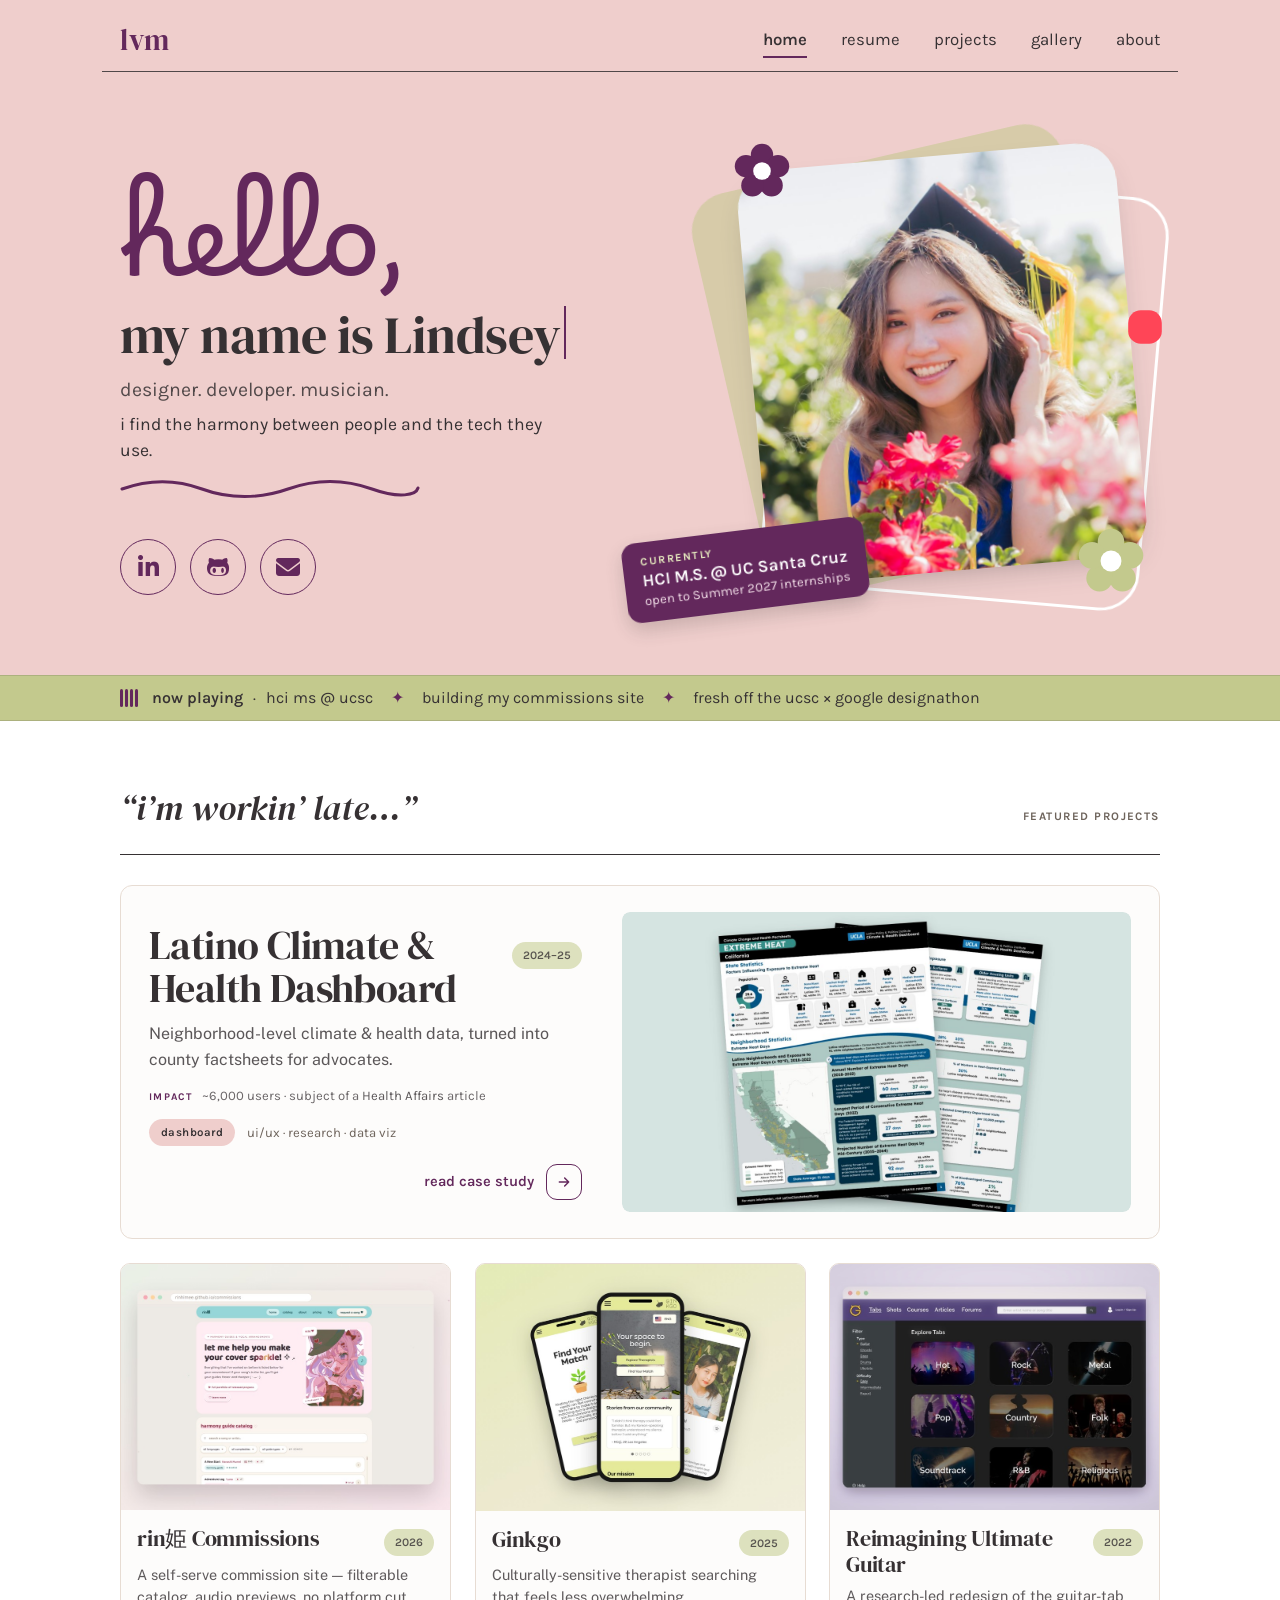
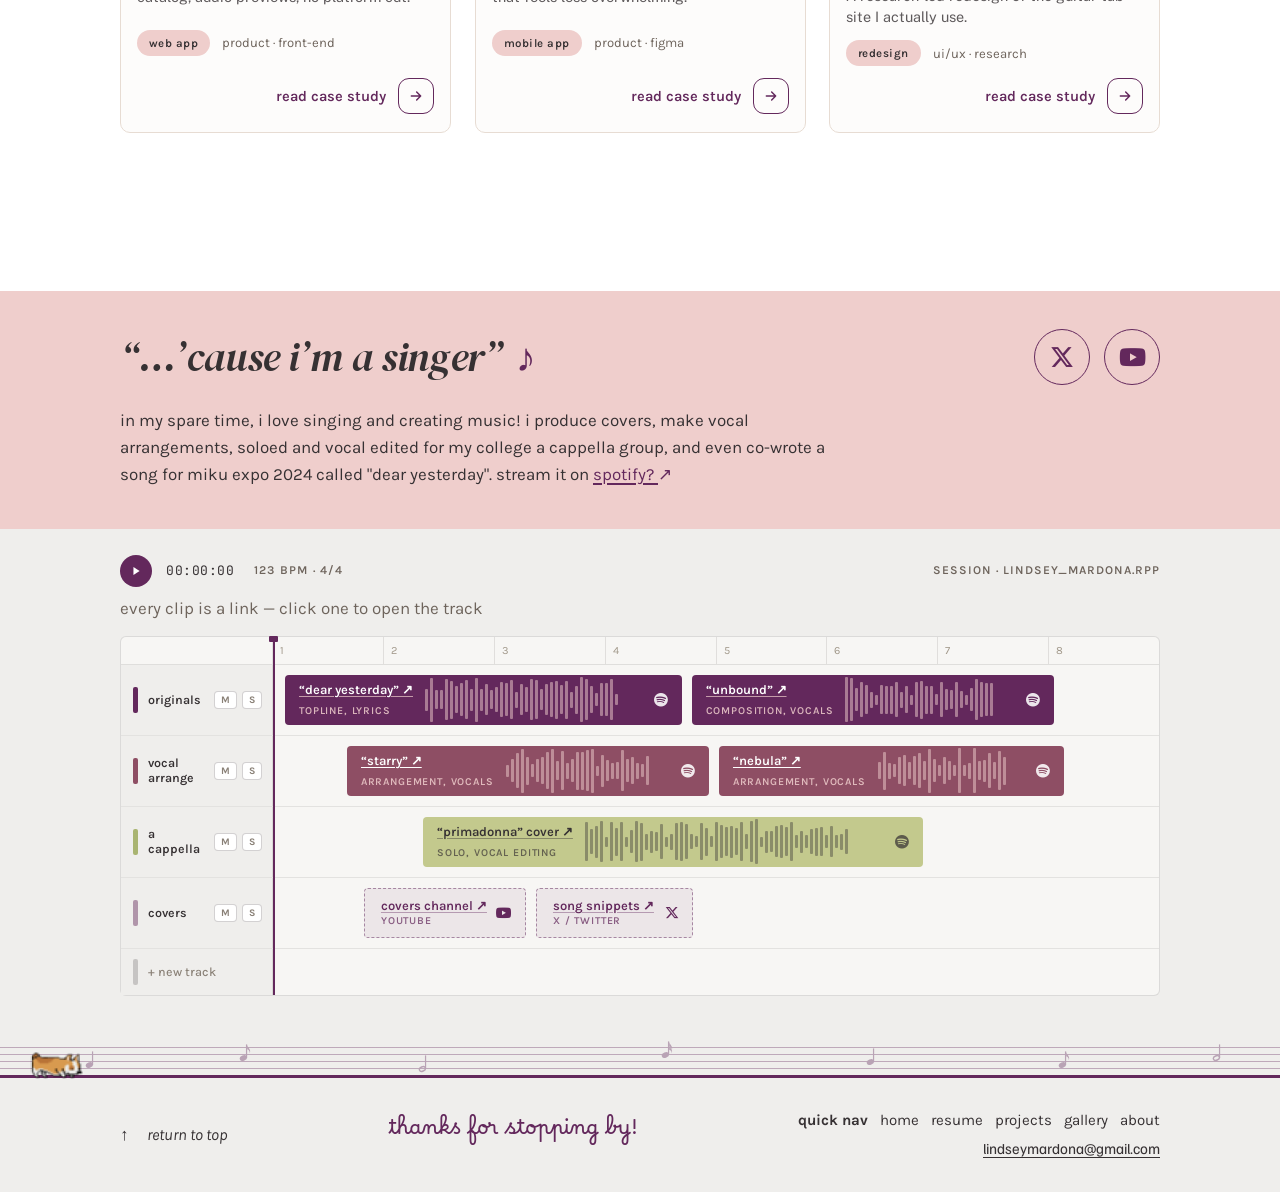
<file: index.html>
<!DOCTYPE html>
<html lang="en">
<head>
  <meta charset="UTF-8" />
  <meta name="viewport" content="width=device-width, initial-scale=1.0" />
  <title>Lindsey Mardona — developer. designer. musician.</title>
  <meta name="description" content="hi, i'm Lindsey — developer, designer, and musician. UX/UI designer and HCI MS student at UC Santa Cruz, building thoughtful, human-centered technology." />
  <meta name="author" content="Lindsey Mardona" />
  <link rel="canonical" href="https://lindseymardona.com/" />
  <link rel="icon" href="favicon.svg" type="image/svg+xml" />

  <meta property="og:type" content="website" />
  <meta property="og:title" content="Lindsey Mardona — developer. designer. musician." />
  <meta property="og:description" content="designer/developer by day, musician by night." />
  <meta property="og:url" content="https://lindseymardona.com/" />
  <meta name="twitter:card" content="summary" />

  <link rel="preconnect" href="https://fonts.googleapis.com" />
  <link rel="preconnect" href="https://fonts.gstatic.com" crossorigin />
  <link href="https://fonts.googleapis.com/css2?family=Borel&family=Inter:ital,wght@0,300;0,400;0,500;0,600;0,700;1,400;1,500;1,600&display=swap" rel="stylesheet" />
  <link id="lm-fonts" rel="stylesheet" href="https://fonts.googleapis.com/css2?family=DM+Serif+Display:ital@0;1&family=Familjen+Grotesk:wght@400;500;600;700&family=Karla:ital,wght@0,400;0,500;0,600;0,700;1,500&family=Public+Sans:wght@400;500;600;700&family=JetBrains+Mono:wght@400;500&display=swap" />
  <link rel="stylesheet" href="https://cdnjs.cloudflare.com/ajax/libs/font-awesome/6.5.1/css/all.min.css" />
  <script>document.documentElement.classList.add('js');if(!matchMedia('(prefers-reduced-motion: reduce)').matches){document.documentElement.classList.add('hero-wait');setTimeout(function(){document.documentElement.classList.remove('hero-wait');},2500);}</script>
  <link rel="stylesheet" href="styles.css" />
</head>
<body id="top">
  <a class="skip-link" href="#main">skip to content</a>

  <!-- NAV -->
  <nav class="nav" aria-label="Primary">
    <div class="wrap">
      <div class="nav-inner">
        <a href="index.html" aria-current="page">home</a>
        <a href="resume.html">resume</a>
        <a href="projects.html">projects</a>
        <a href="gallery.html">gallery</a>
        <a href="about.html">about</a>
      </div>
    </div>
    <div class="nav-rule" role="presentation"></div>
  </nav>

  <main id="main">
    <!-- HERO -->
    <section class="hero">
      <div class="wrap hero-grid">
        <div class="hero-left">
          <div class="hl-top">
            <p class="hello">hello,</p>
            <h1 class="name">my name is <b>Lindsey</b></h1>
            <p class="roles">designer. developer. musician.</p>
            <p class="tagline">i find the harmony between people and the tech they use.</p>
            <svg class="squiggle" viewBox="0 0 300 22" fill="none" aria-hidden="true">
              <path d="M2 12 C 30 2, 55 2, 82 12 S 140 22, 168 12 S 224 2, 252 12 S 296 18, 298 11"
                    stroke="currentColor" stroke-width="3" stroke-linecap="round"/>
            </svg>
          </div>
          <div class="socials">
            <a href="https://www.linkedin.com/in/lindseymardona/" target="_blank" rel="noopener" aria-label="LinkedIn"><i class="fa-brands fa-linkedin-in"></i></a>
            <a href="https://github.com/lindseymardona" target="_blank" rel="noopener" aria-label="GitHub"><i class="fa-brands fa-github-alt"></i></a>
            <a href="mailto:lindseymardona@gmail.com" aria-label="Email"><i class="fa-solid fa-envelope"></i></a>
          </div>
        </div>

        <div class="portrait">
          <span class="frame-bg bg1" aria-hidden="true"></span>
          <span class="frame-bg bg2" aria-hidden="true"></span>
          <div class="frame">
            <img src="assets/lindsey-hero.jpg" width="880" height="960" alt="Portrait of Lindsey Mardona"
                 onerror="this.style.display='none';this.insertAdjacentHTML('afterend','<span class=&quot;initials&quot;>lm</span>');" />
          </div>
          <svg class="accent f1" viewBox="0 0 40 40" aria-hidden="true"><g fill="#63285C"><circle cx="20" cy="10" r="7"/><circle cx="30" cy="17" r="7"/><circle cx="26" cy="29" r="7"/><circle cx="14" cy="29" r="7"/><circle cx="10" cy="17" r="7"/></g><circle cx="20" cy="20" r="5.5" fill="#FFFFFF"/></svg>
          <svg class="accent f2" viewBox="0 0 40 40" aria-hidden="true"><g fill="#C3C98D"><circle cx="20" cy="10" r="7"/><circle cx="30" cy="17" r="7"/><circle cx="26" cy="29" r="7"/><circle cx="14" cy="29" r="7"/><circle cx="10" cy="17" r="7"/></g><circle cx="20" cy="20" r="5.5" fill="#FFFFFF"/></svg>
          <svg class="accent sq" viewBox="0 0 30 30" aria-hidden="true"><rect x="3" y="3" width="24" height="24" rx="9" fill="#FF4557"/></svg>
          <!-- status sticker: outer = position/tilt/float, inner = hover only -->
          <div class="status-sticker">
            <div class="ss-inner">
              <span class="ss-k">currently</span>
              <span class="ss-t">HCI M.S. @ UC Santa Cruz</span>
              <span class="ss-s">open to Summer 2027 internships</span>
            </div>
          </div>
        </div>
      </div>
    </section>

    <!-- NOW PLAYING (static; replaced the scrolling welcome ticker) -->
    <div class="now-playing reveal">
      <div class="wrap np-inner">
        <p class="np-line">
          <span class="np-head"><span class="np-eq" aria-hidden="true"><i></i><i></i><i></i><i></i></span><span class="np-label">now playing</span><span class="sr-only">:</span></span>
          <span class="np-dot" aria-hidden="true">·</span>
          <span class="np-item">hci ms @ ucsc</span><span class="np-sep"><span aria-hidden="true">✦</span><span class="sr-only">, </span></span><span class="np-item">building my commissions site</span><span class="np-sep"><span aria-hidden="true">✦</span><span class="sr-only">, </span></span><span class="np-item">fresh off the ucsc × google designathon</span>
        </p>
      </div>
    </div>

    <!-- WORKIN' LATE -->
    <section class="late">
      <div class="wrap">
        <div class="work-head reveal">
          <span class="wh-title">“i’m workin’ late…”</span>
          <span class="wh-label">featured projects</span>
        </div>

        <a class="feat-card reveal" href="case-study-lppi.html?from=home">
          <div class="feat-text">
            <div class="feat-head"><h3 class="feat-title">Latino Climate &amp; Health Dashboard</h3><span class="fe-year">2024–25</span></div>
            <p class="feat-desc">Neighborhood-level climate &amp; health data, turned into county factsheets for advocates.</p>
            <p class="proj-metric"><span class="pm-label">impact</span><span class="pm-val">~6,000 users · subject of a <em>Health&nbsp;Affairs</em> article</span></p>
            <div class="type-tags"><span class="type-pill">dashboard</span><span class="tt-tags">ui/ux · research · data viz</span></div>
            <span class="proj-view" aria-hidden="true">read case study <span class="arw">→</span></span>
          </div>
          <div class="feat-thumb"><img class="thumb-whole" src="assets/lchd/factsheet-pages.jpg" alt="Latino Climate & Health Dashboard — both printed pages of the final California Extreme Heat factsheet, with its map of extreme heat days" loading="lazy" /></div>
        </a>

        <div class="mini-grid" data-reveal-group>
          <a class="mini-card reveal" href="commissions.html?from=home">
            <div class="mini-thumb"><img src="assets/proj-commissions.jpg" alt="rin姫 commission site — harmony guide catalog with search and filters" loading="lazy" /></div>
            <div class="mini-body">
              <div class="mini-head"><h3 class="mini-title">rin姫 Commissions</h3><span class="fe-year">2026</span></div>
              <p class="mini-desc">A self-serve commission site — filterable catalog, audio previews, no platform cut.</p>
              <div class="type-tags"><span class="type-pill">web app</span><span class="tt-tags">product · front-end</span></div>
              <span class="proj-view" aria-hidden="true">read case study <span class="arw">→</span></span>
            </div>
          </a>

          <a class="mini-card reveal" href="ginkgo.html?from=home">
            <div class="mini-thumb"><img src="assets/proj-gingko.jpg" alt="Ginkgo therapist-matching app screens" loading="lazy" /></div>
            <div class="mini-body">
              <div class="mini-head"><h3 class="mini-title">Ginkgo</h3><span class="fe-year">2025</span></div>
              <p class="mini-desc">Culturally-sensitive therapist searching that feels less overwhelming.</p>
              <div class="type-tags"><span class="type-pill">mobile app</span><span class="tt-tags">product · figma</span></div>
              <span class="proj-view" aria-hidden="true">read case study <span class="arw">→</span></span>
            </div>
          </a>

          <a class="mini-card reveal" href="ultimate-guitar.html?from=home">
            <div class="mini-thumb"><img src="assets/proj-ultimateguitar.jpg" alt="Reimagined Ultimate Guitar interface" loading="lazy" /></div>
            <div class="mini-body">
              <div class="mini-head"><h3 class="mini-title">Reimagining Ultimate Guitar</h3><span class="fe-year">2022</span></div>
              <p class="mini-desc">A research-led redesign of the guitar-tab site I actually use.</p>
              <div class="type-tags"><span class="type-pill">redesign</span><span class="tt-tags">ui/ux · research</span></div>
              <span class="proj-view" aria-hidden="true">read case study <span class="arw">→</span></span>
            </div>
          </a>
        </div>

        <div class="work-more reveal">
          <a class="pill ghost" href="projects.html">see all projects →</a>
        </div>
      </div>
    </section>

    <!-- SINGER -->
    <section class="singer">
      <div class="wrap">
        <div class="singer-head reveal">
          <p class="section-quote">“…’cause i’m a singer” <span class="sq-note" aria-hidden="true">♪</span></p>
          <div class="socials">
            <a href="https://x.com/rinhimeee" target="_blank" rel="noopener" aria-label="X (Twitter)"><i class="fa-brands fa-x-twitter"></i></a>
            <a href="https://www.youtube.com/@rinhimee" target="_blank" rel="noopener" aria-label="YouTube"><i class="fa-brands fa-youtube"></i></a>
          </div>
        </div>
        <p class="reveal">in my spare time, i love singing and creating music! i produce covers, make vocal arrangements, soloed and vocal edited for my college a cappella group, and even co-wrote a song for miku expo 2024 called "dear yesterday". stream it on <a href="https://open.spotify.com/track/1LpMVEDiukCq24E2gbhOAH?si=616259e76b9b4094" target="_blank" rel="noopener">spotify? <span class="ext" aria-hidden="true">↗</span></a></p>
      </div>

      <div class="daw reveal" aria-label="Lindsey's music as a session timeline">
        <div class="wrap">
          <div class="daw-bar">
            <div class="daw-transport">
              <button class="daw-play" type="button" aria-pressed="true" aria-label="Pause / play (just for fun)">
                <svg class="ic ic-pause" viewBox="0 0 14 14" aria-hidden="true"><rect x="3.4" y="2.4" width="2.7" height="9.2" rx="1"/><rect x="7.9" y="2.4" width="2.7" height="9.2" rx="1"/></svg>
                <svg class="ic ic-play" viewBox="0 0 14 14" aria-hidden="true"><path d="M4 2.4 L11.2 7 L4 11.6 Z"/></svg>
              </button>
              <span class="daw-time">00:00:00</span>
              <span class="daw-meta">123 bpm · 4/4</span>
            </div>
            <span class="daw-session">session · lindsey_mardona.rpp</span>
          </div>
          <p class="daw-note"><span class="dn-wide">every clip is a link — click one to open the track</span><span class="dn-mobile">tap a clip — each one opens the track ↗</span></p>
          <div class="daw-timeline">
            <div class="daw-ruler">
              <span class="rl-head"></span>
              <span class="rl-bars"><i>1</i><i>2</i><i>3</i><i>4</i><i>5</i><i>6</i><i>7</i><i>8</i></span>
            </div>

            <div class="daw-track" data-track="originals">
              <div class="daw-thead">
                <span class="sw" style="background:#63285C"></span>
                <span class="tname">originals</span>
                <span class="ms-group"><button class="ms m" type="button" aria-pressed="false" title="Mute this track">M</button><button class="ms s" type="button" aria-pressed="false" title="Solo this track">S</button></span>
              </div>
              <div class="daw-lane" style="gap:10px;">
                <a class="daw-clip c-plum" style="flex:0 0 46%;" href="https://open.spotify.com/track/1LpMVEDiukCq24E2gbhOAH?si=616259e76b9b4094" target="_blank" rel="noopener">
                  <span class="clip-info"><span class="clip-name">“dear yesterday” ↗</span><span class="clip-sub">topline, lyrics</span></span>
                  <span class="wave" data-wave aria-hidden="true"></span>
                </a>
                <a class="daw-clip c-plum" style="flex:0 0 42%;" href="https://open.spotify.com/track/11WUZEdoUez1Ny39iE8vn3?si=3c423520be9e4276" target="_blank" rel="noopener">
                  <span class="clip-info"><span class="clip-name">“unbound” ↗</span><span class="clip-sub">composition, vocals</span></span>
                  <span class="wave" data-wave aria-hidden="true"></span>
                </a>
              </div>
            </div>

            <div class="daw-track" data-track="vocal arrange">
              <div class="daw-thead">
                <span class="sw" style="background:#8E4E64"></span>
                <span class="tname">vocal arrange</span>
                <span class="ms-group"><button class="ms m" type="button" aria-pressed="false" title="Mute this track">M</button><button class="ms s" type="button" aria-pressed="false" title="Solo this track">S</button></span>
              </div>
              <div class="daw-lane" style="gap:10px;">
                <span class="lane-gap" style="flex:0 0 6%;"></span>
                <a class="daw-clip c-rose" style="flex:0 0 42%;" href="https://open.spotify.com/track/3lziWNfHPIDzVOsBxkPnAX?si=dc7fd8affccd47b0" target="_blank" rel="noopener">
                  <span class="clip-info"><span class="clip-name">“starry” ↗</span><span class="clip-sub">arrangement, vocals</span></span>
                  <span class="wave" data-wave aria-hidden="true"></span>
                </a>
                <a class="daw-clip c-rose" style="flex:0 0 40%;" href="https://open.spotify.com/track/7zUk8r6Uvdv91WI6SVwpmI?si=e2c5237e42ea4413" target="_blank" rel="noopener">
                  <span class="clip-info"><span class="clip-name">“nebula” ↗</span><span class="clip-sub">arrangement, vocals</span></span>
                  <span class="wave" data-wave aria-hidden="true"></span>
                </a>
              </div>
            </div>

            <div class="daw-track" data-track="a cappella">
              <div class="daw-thead">
                <span class="sw" style="background:#A9B471"></span>
                <span class="tname">a cappella</span>
                <span class="ms-group"><button class="ms m" type="button" aria-pressed="false" title="Mute this track">M</button><button class="ms s" type="button" aria-pressed="false" title="Solo this track">S</button></span>
              </div>
              <div class="daw-lane">
                <span class="lane-gap" style="flex:0 0 16%;"></span>
                <a class="daw-clip c-olive" style="flex:0 0 58%;" href="https://open.spotify.com/track/5AiBdfAXOpmw18xDLG26im?si=5cf225d6b27c46e9" target="_blank" rel="noopener">
                  <span class="clip-info"><span class="clip-name">“primadonna” cover ↗</span><span class="clip-sub">solo, vocal editing</span></span>
                  <span class="wave" data-wave aria-hidden="true"></span>
                </a>
              </div>
            </div>

            <div class="daw-track" data-track="covers">
              <div class="daw-thead">
                <span class="sw" style="background:rgba(99,40,92,.45)"></span>
                <span class="tname">covers</span>
                <span class="ms-group"><button class="ms m" type="button" aria-pressed="false" title="Mute this track">M</button><button class="ms s" type="button" aria-pressed="false" title="Solo this track">S</button></span>
              </div>
              <div class="daw-lane" style="gap:10px;">
                <span class="lane-gap" style="flex:0 0 8%;"></span>
                <a class="daw-file" href="https://www.youtube.com/@rinhimee" target="_blank" rel="noopener">
                  <span class="clip-name">covers channel ↗</span><span class="clip-sub">youtube</span>
                </a>
                <a class="daw-file" href="https://x.com/rinhimeee" target="_blank" rel="noopener">
                  <span class="clip-name">song snippets ↗</span><span class="clip-sub">x / twitter</span>
                </a>
              </div>
            </div>

            <div class="daw-track newtrack">
              <div class="daw-thead" role="button" tabindex="0" aria-label="Add a “new collab” track — then draw clips on it">
                <span class="sw dim"></span><span class="tname dim">+ new track</span>
              </div>
              <div class="daw-lane"></div>
            </div>

            <span class="daw-scan" aria-hidden="true"><span class="daw-playhead"></span></span>
          </div>
        </div>
      </div>
    </section>
  </main>

  <!-- FOOTER -->
  <footer>
    <div class="wrap foot">
      <a class="to-top" href="#top">
        <span class="circle" aria-hidden="true">
          <svg width="16" height="16" viewBox="0 0 24 24" fill="none" stroke="currentColor" stroke-width="2.2" stroke-linecap="round" stroke-linejoin="round"><path d="M12 19V5"/><path d="m5 12 7-7 7 7"/></svg>
        </span>
        return to top
      </a>
      <div class="quick">
        <span class="label">quick nav |</span>
        <a href="index.html">home</a>
        <a href="resume.html">resume</a>
        <a href="projects.html">projects</a>
        <a href="gallery.html">gallery</a>
        <a href="about.html">about</a>
      </div>
      <div class="foot-email">
        <a href="mailto:lindseymardona@gmail.com">lindseymardona@gmail.com</a>
      </div>
    </div>
  </footer>

  <script src="script.js" defer></script>
</body>
</html>
</file>
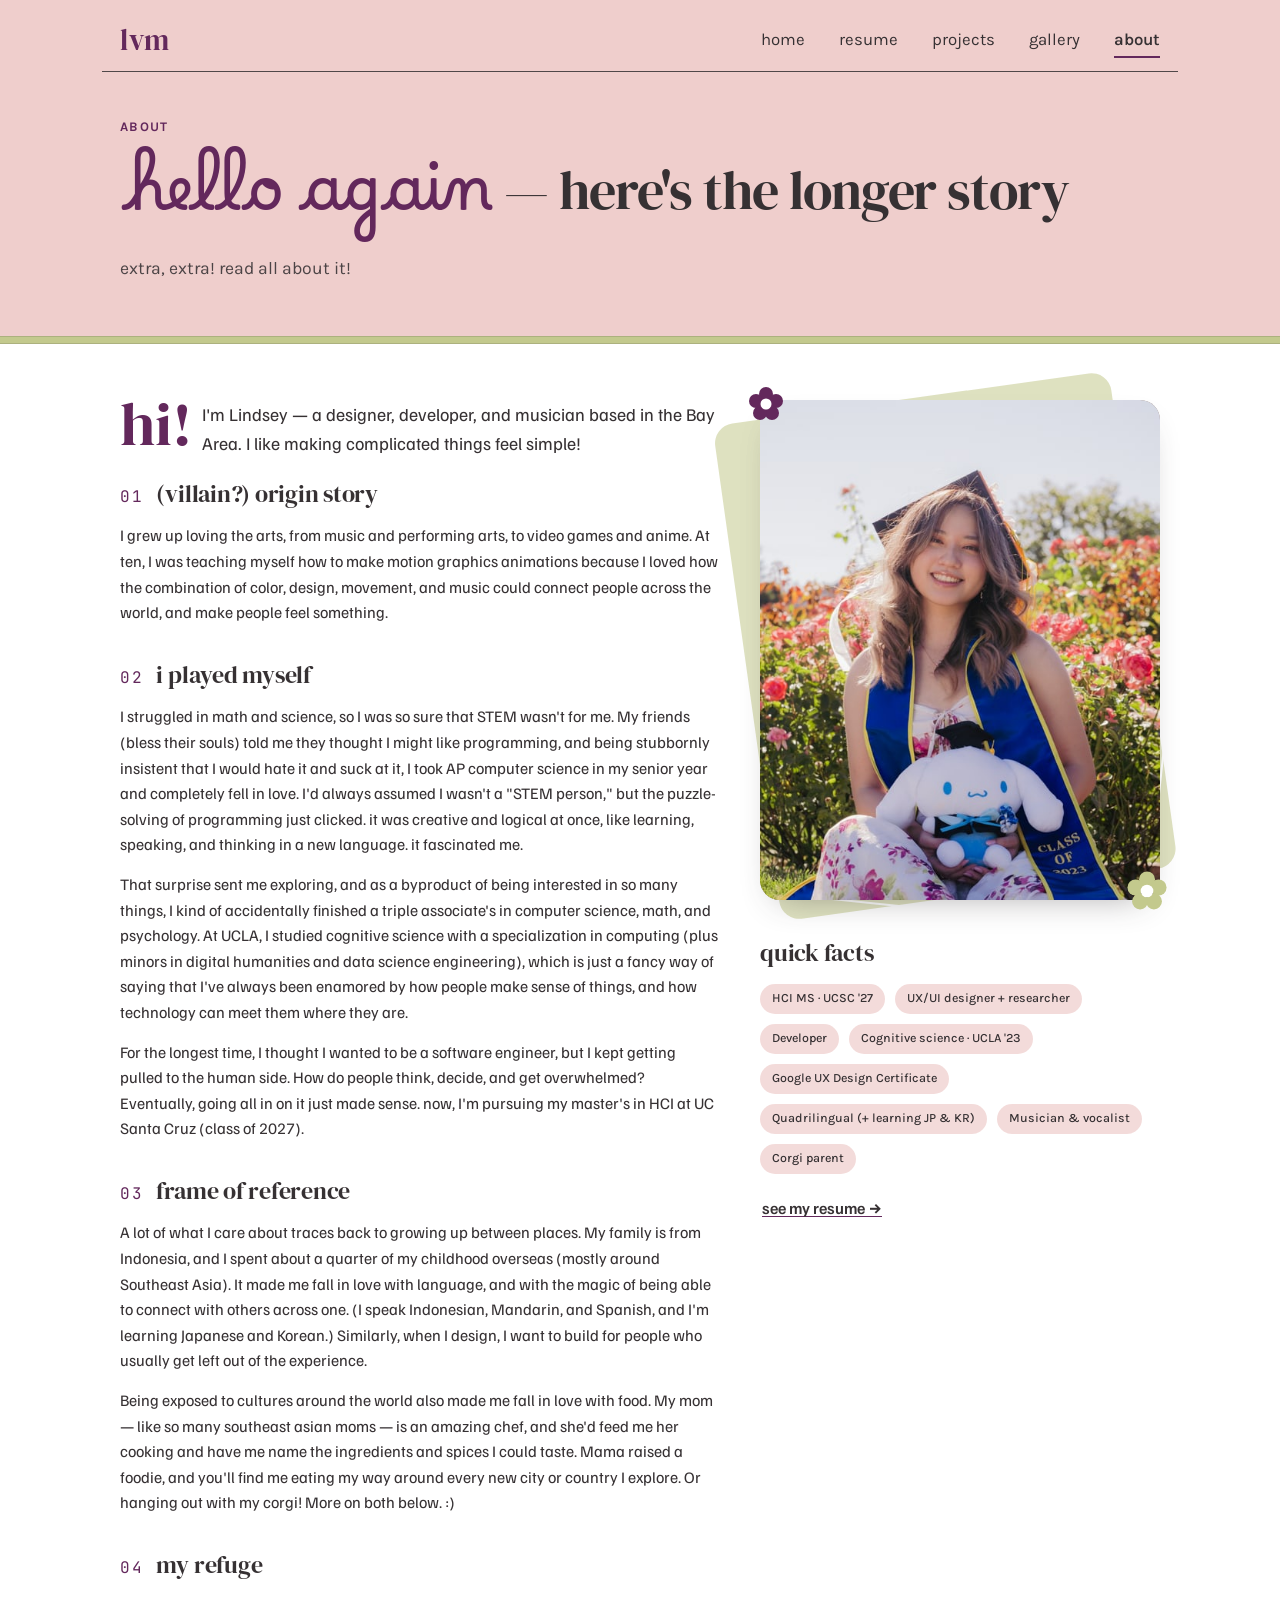
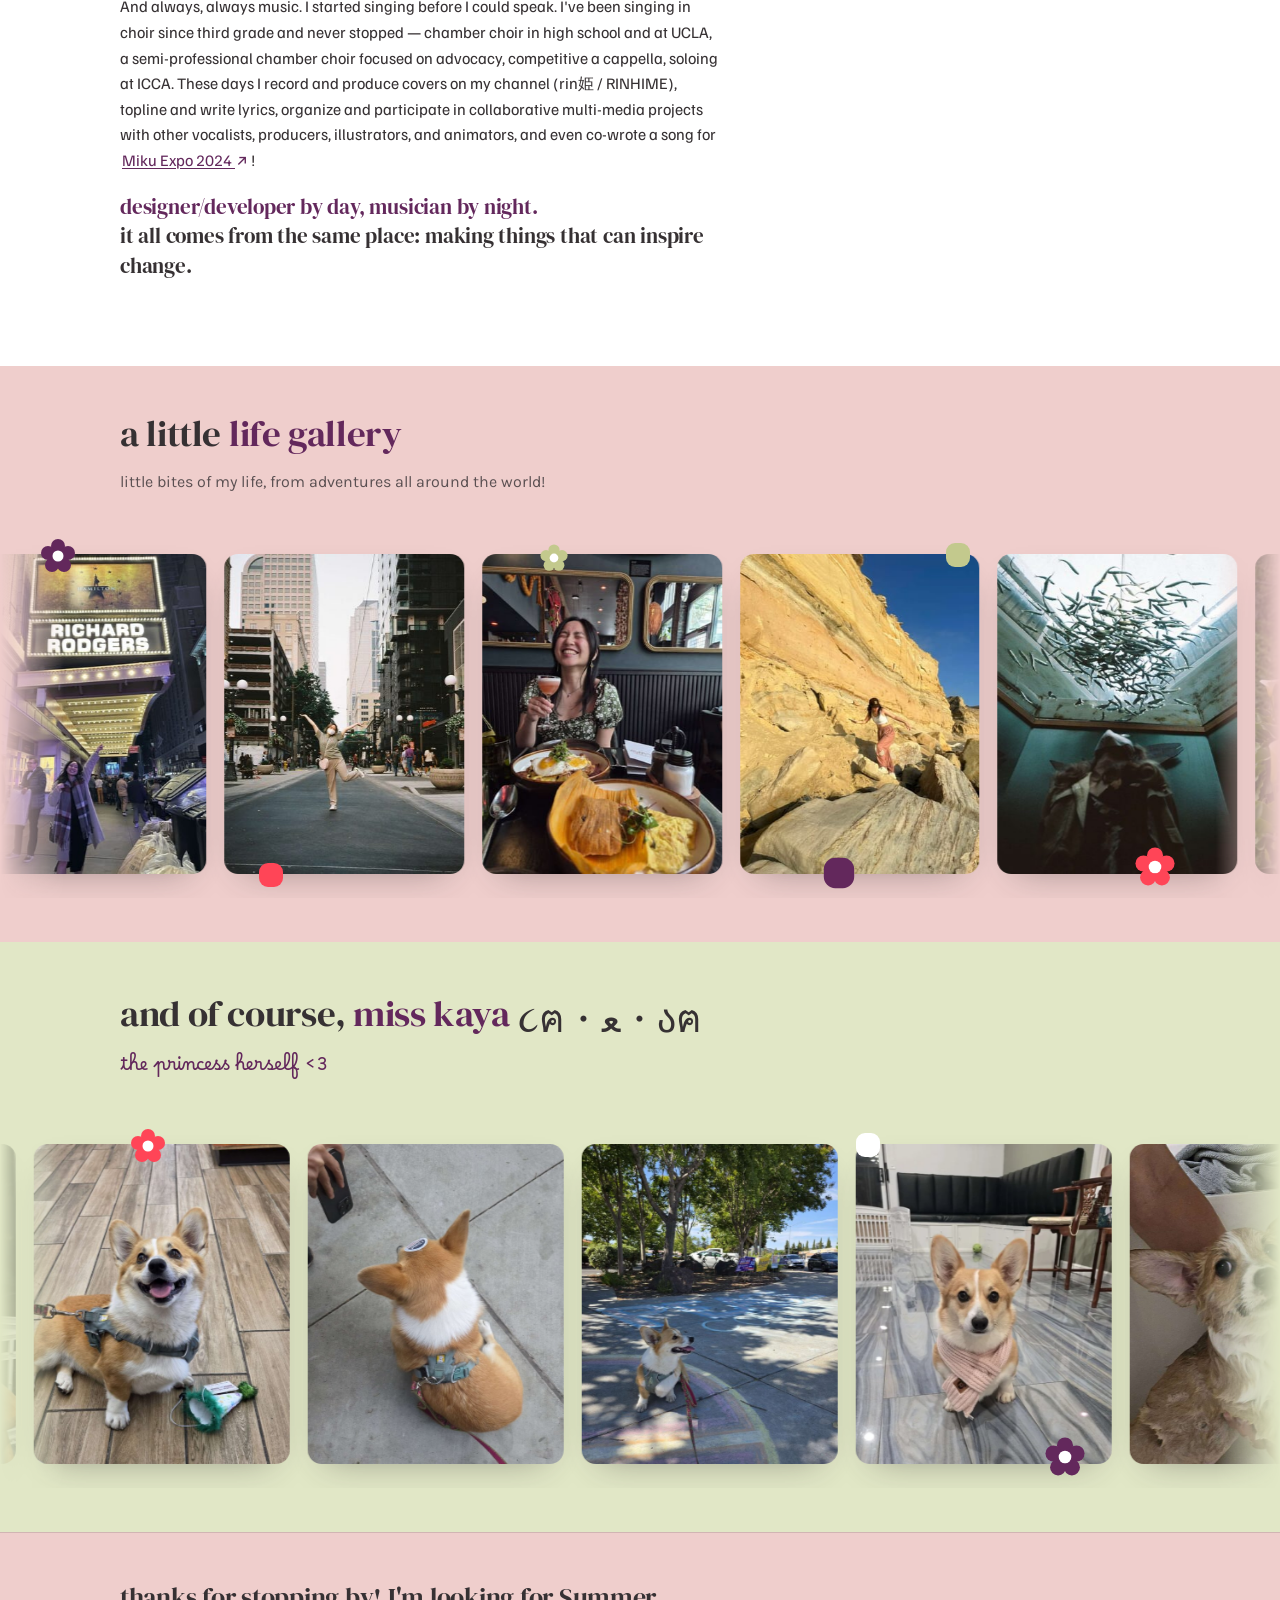
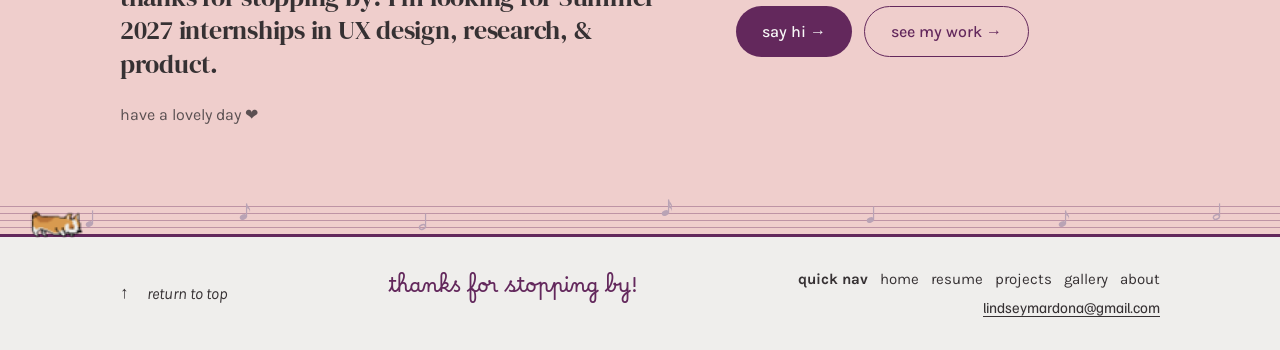
<file: about.html>
<!DOCTYPE html>
<html lang="en">
<head>
  <meta charset="UTF-8" />
  <meta name="viewport" content="width=device-width, initial-scale=1.0" />
  <title>About — Lindsey Mardona</title>
  <meta name="description" content="About Lindsey Mardona — a developer, designer, and musician based in the Bay Area, now in the HCI master's program at UC Santa Cruz." />
  <link rel="canonical" href="https://lindseymardona.com/about.html" />
  <link rel="icon" href="favicon.svg" type="image/svg+xml" />
  <link rel="preconnect" href="https://fonts.googleapis.com" />
  <link rel="preconnect" href="https://fonts.gstatic.com" crossorigin />
  <link href="https://fonts.googleapis.com/css2?family=Borel&display=swap" rel="stylesheet" />
  <link id="lm-fonts" rel="stylesheet" href="https://fonts.googleapis.com/css2?family=DM+Serif+Display:ital@0;1&family=Familjen+Grotesk:wght@400;500;600;700&family=Karla:ital,wght@0,400;0,500;0,600;0,700;1,500&family=Public+Sans:wght@400;500;600;700&family=JetBrains+Mono:wght@400;500&display=swap" />
  <script>document.documentElement.classList.add('js');</script>
  <link rel="stylesheet" href="styles.css" />
</head>
<body id="top">
  <a class="skip-link" href="#main">skip to content</a>

  <nav class="nav" aria-label="Primary">
    <div class="wrap">
      <div class="nav-inner">
        <a href="index.html">home</a>
        <a href="resume.html">resume</a>
        <a href="projects.html">projects</a>
        <a href="gallery.html">gallery</a>
        <a href="about.html" aria-current="page">about</a>
      </div>
    </div>
    <div class="nav-rule" role="presentation"></div>
  </nav>

  <main id="main">
    <header class="page-hero about-hero">
      <div class="wrap">
        <p class="eyebrow">about</p>
        <h1><span class="script-accent">hello again</span> <span class="h-print">— here's the longer story</span></h1>
        <p class="lead">extra, extra! read all about it!</p>
      </div>
    </header>
    <div class="page-strip" aria-hidden="true"></div>

    <section class="section paper">
      <div class="petal-field" aria-hidden="true">
        <span class="petal" style="left:5%;animation-duration:11s;animation-delay:-1s;--pf:900px;--pd:36px;"><svg viewBox="0 0 20 22"><path d="M10 0 C3 6 3 16 10 22 C17 16 17 6 10 0Z" fill="#ECC3C4"/></svg></span>
        <span class="petal" style="left:14%;animation-duration:13s;animation-delay:-6s;--pf:960px;--pd:-28px;"><svg viewBox="0 0 20 22"><path d="M10 0 C3 6 3 16 10 22 C17 16 17 6 10 0Z" fill="#F0CFCF"/></svg></span>
        <span class="petal" style="left:24%;animation-duration:9.5s;animation-delay:-3s;--pf:840px;--pd:48px;"><svg viewBox="0 0 20 22"><path d="M10 0 C3 6 3 16 10 22 C17 16 17 6 10 0Z" fill="#ECC3C4"/></svg></span>
        <span class="petal" style="left:34%;animation-duration:12s;animation-delay:-9s;--pf:1000px;--pd:-40px;"><svg viewBox="0 0 20 22"><path d="M10 0 C3 6 3 16 10 22 C17 16 17 6 10 0Z" fill="#F0CFCF"/></svg></span>
        <span class="petal" style="left:44%;animation-duration:10.5s;animation-delay:-2s;--pf:900px;--pd:30px;"><svg viewBox="0 0 20 22"><path d="M10 0 C3 6 3 16 10 22 C17 16 17 6 10 0Z" fill="#ECC3C4"/></svg></span>
        <span class="petal" style="left:55%;animation-duration:13.5s;animation-delay:-7s;--pf:980px;--pd:-34px;"><svg viewBox="0 0 20 22"><path d="M10 0 C3 6 3 16 10 22 C17 16 17 6 10 0Z" fill="#F0CFCF"/></svg></span>
        <span class="petal" style="left:66%;animation-duration:9s;animation-delay:-4s;--pf:820px;--pd:42px;"><svg viewBox="0 0 20 22"><path d="M10 0 C3 6 3 16 10 22 C17 16 17 6 10 0Z" fill="#ECC3C4"/></svg></span>
        <span class="petal" style="left:76%;animation-duration:12.5s;animation-delay:-10s;--pf:960px;--pd:-26px;"><svg viewBox="0 0 20 22"><path d="M10 0 C3 6 3 16 10 22 C17 16 17 6 10 0Z" fill="#F0CFCF"/></svg></span>
        <span class="petal" style="left:86%;animation-duration:10s;animation-delay:-5s;--pf:900px;--pd:38px;"><svg viewBox="0 0 20 22"><path d="M10 0 C3 6 3 16 10 22 C17 16 17 6 10 0Z" fill="#ECC3C4"/></svg></span>
        <span class="petal" style="left:94%;animation-duration:11.5s;animation-delay:-8s;--pf:940px;--pd:-32px;"><svg viewBox="0 0 20 22"><path d="M10 0 C3 6 3 16 10 22 C17 16 17 6 10 0Z" fill="#F0CFCF"/></svg></span>
        <span class="petal" style="left:9%;animation-duration:10.2s;animation-delay:-6.5s;--pf:880px;--pd:44px;"><svg viewBox="0 0 20 22"><path d="M10 0 C3 6 3 16 10 22 C17 16 17 6 10 0Z" fill="#ECC3C4"/></svg></span>
        <span class="petal" style="left:19%;animation-duration:12.8s;animation-delay:-2.5s;--pf:960px;--pd:-30px;"><svg viewBox="0 0 20 22"><path d="M10 0 C3 6 3 16 10 22 C17 16 17 6 10 0Z" fill="#F0CFCF"/></svg></span>
        <span class="petal" style="left:39%;animation-duration:9.8s;animation-delay:-5.5s;--pf:840px;--pd:34px;"><svg viewBox="0 0 20 22"><path d="M10 0 C3 6 3 16 10 22 C17 16 17 6 10 0Z" fill="#ECC3C4"/></svg></span>
        <span class="petal" style="left:50%;animation-duration:11.8s;animation-delay:-1.5s;--pf:1000px;--pd:-38px;"><svg viewBox="0 0 20 22"><path d="M10 0 C3 6 3 16 10 22 C17 16 17 6 10 0Z" fill="#F0CFCF"/></svg></span>
        <span class="petal" style="left:61%;animation-duration:10.6s;animation-delay:-9.5s;--pf:900px;--pd:40px;"><svg viewBox="0 0 20 22"><path d="M10 0 C3 6 3 16 10 22 C17 16 17 6 10 0Z" fill="#ECC3C4"/></svg></span>
        <span class="petal" style="left:71%;animation-duration:13s;animation-delay:-3.5s;--pf:970px;--pd:-28px;"><svg viewBox="0 0 20 22"><path d="M10 0 C3 6 3 16 10 22 C17 16 17 6 10 0Z" fill="#F0CFCF"/></svg></span>
        <span class="petal" style="left:82%;animation-duration:9.4s;animation-delay:-6s;--pf:830px;--pd:36px;"><svg viewBox="0 0 20 22"><path d="M10 0 C3 6 3 16 10 22 C17 16 17 6 10 0Z" fill="#ECC3C4"/></svg></span>
      </div>
      <div class="wrap cols about-grid" data-reveal-group>
        <div class="about-lead">
          <p class="dropcap reveal" style="margin-top:0;"><span class="dropword">hi!</span> I'm Lindsey — a designer, developer, and musician based in the Bay Area. I like making complicated things feel simple!</p>
        </div>

        <aside class="about-side reveal">
          <div class="about-photo">
            <span class="frame-bg b1" aria-hidden="true"></span>
            <span class="frame-bg b2" aria-hidden="true"></span>
            <div class="frame2"><img src="assets/about-profile.jpg" alt="Lindsey at graduation" loading="lazy" /></div>
            <svg class="accent f1" viewBox="0 0 40 40" aria-hidden="true"><g fill="#63285C"><circle cx="20" cy="10" r="7"/><circle cx="30" cy="17" r="7"/><circle cx="26" cy="29" r="7"/><circle cx="14" cy="29" r="7"/><circle cx="10" cy="17" r="7"/></g><circle cx="20" cy="20" r="5.5" fill="#FFFFFF"/></svg>
            <svg class="accent f2" viewBox="0 0 40 40" aria-hidden="true"><g fill="#C3C98D"><circle cx="20" cy="10" r="7"/><circle cx="30" cy="17" r="7"/><circle cx="26" cy="29" r="7"/><circle cx="14" cy="29" r="7"/><circle cx="10" cy="17" r="7"/></g><circle cx="20" cy="20" r="5.5" fill="#FFFFFF"/></svg>
          </div>
          <h2 style="font-size:1.5rem;margin:0 0 12px;">quick facts</h2>
          <div class="chip-row about-facts" style="gap:10px;">
            <span class="chip">HCI MS · UCSC '27</span>
            <span class="chip">UX/UI designer + researcher</span>
            <span class="chip">Developer</span>
            <span class="chip">Cognitive science · UCLA '23</span>
            <span class="chip">Google UX Design Certificate</span>
            <span class="chip">Quadrilingual (+ learning JP &amp; KR)</span>
            <span class="chip">Musician &amp; vocalist</span>
            <span class="chip">Corgi parent</span>
          </div>
          <div style="margin-top:22px;">
            <a href="resume.html" style="font-weight:600;">see my resume →</a>
          </div>
        </aside>

        <div class="about-chapters">
          <div class="chapter reveal">
            <div class="chapter-head"><span class="ch-num">01</span><span class="ch-label">(villain?) origin story</span></div>
            <p>I grew up loving the arts, from music and performing arts, to video games and anime. At ten, I was teaching myself how to make motion graphics animations because I loved how the combination of color, design, movement, and music could connect people across the world, and make people feel something.</p>
          </div>

          <div class="chapter reveal">
            <div class="chapter-head"><span class="ch-num">02</span><span class="ch-label">i played myself</span></div>
            <p>I struggled in math and science, so I was so sure that STEM wasn't for me. My friends (bless their souls) told me they thought I might like programming, and being stubbornly insistent that I would hate it and suck at it, I took AP computer science in my senior year and completely fell in love. I'd always assumed I wasn't a "STEM person," but the puzzle-solving of programming just clicked. it was creative and logical at once, like learning, speaking, and thinking in a new language. it fascinated me.</p>
            <p>That surprise sent me exploring, and as a byproduct of being interested in so many things, I kind of accidentally finished a triple associate's in computer science, math, and psychology. At UCLA, I studied cognitive science with a specialization in computing (plus minors in digital humanities and data science engineering), which is just a fancy way of saying that I've always been enamored by how people make sense of things, and how technology can meet them where they are.</p>
            <p>For the longest time, I thought I wanted to be a software engineer, but I kept getting pulled to the human side. How do people think, decide, and get overwhelmed? Eventually, going all in on it just made sense. now, I'm pursuing my master's in HCI at UC Santa Cruz (class of 2027).</p>
          </div>

          <div class="chapter reveal">
            <div class="chapter-head"><span class="ch-num">03</span><span class="ch-label">frame of reference</span></div>
            <p>A lot of what I care about traces back to growing up between places. My family is from Indonesia, and I spent about a quarter of my childhood overseas (mostly around Southeast Asia). It made me fall in love with language, and with the magic of being able to connect with others across one. (I speak Indonesian, Mandarin, and Spanish, and I'm learning Japanese and Korean.) Similarly, when I design, I want to build for people who usually get left out of the experience.</p>
            <p>Being exposed to cultures around the world also made me fall in love with food. My mom — like so many southeast asian moms — is an amazing chef, and she'd feed me her cooking and have me name the ingredients and spices I could taste. Mama raised a foodie, and you'll find me eating my way around every new city or country I explore. Or hanging out with my corgi! More on both below. :)</p>
          </div>

          <div class="chapter reveal">
            <div class="chapter-head"><span class="ch-num">04</span><span class="ch-label">my refuge</span></div>
            <p>And always, always music. I started singing before I could speak. I've been singing in choir since third grade and never stopped — chamber choir in high school and at UCLA, a semi-professional chamber choir focused on advocacy, competitive a cappella, soloing at ICCA. These days I record and produce covers on my channel (rin姫 / RINHIME), topline and write lyrics, organize and participate in collaborative multi-media projects with other vocalists, producers, illustrators, and animators, and even co-wrote a song for <a href="https://www.youtube.com/watch?v=VpG6_bfB0nc&amp;list=RDVpG6_bfB0nc&amp;start_radio=1" target="_blank" rel="noopener">Miku Expo 2024</a>!</p>
            <p style="font-family:var(--serif);font-size:1.3rem;line-height:1.42;margin:18px 0 0;letter-spacing:-0.01em;"><span style="color:var(--plum);">designer/developer by day, musician by night.</span><br>it all comes from the same place: making things that can inspire change.</p>
          </div>
        </div>
      </div>
    </section>

    <!-- autoscrolling life gallery -->
    <section class="section" style="background:var(--blush);padding-top:38px;padding-bottom:34px;">
      <div class="wrap">
        <h2 style="font-size:clamp(1.7rem,4vw,2.3rem);margin:0 0 6px;">a little <span class="script-accent">life gallery</span></h2>
        <p style="margin:0 0 36px;color:rgba(54,49,51,.8);font-family:var(--ui);">little bites of my life, from adventures all around the world!</p>
      </div>
      <div class="gal-wrap">
        <svg class="gal-accent a1" viewBox="0 0 40 40" aria-hidden="true"><g fill="#63285C"><circle cx="20" cy="10" r="7"/><circle cx="30" cy="17" r="7"/><circle cx="26" cy="29" r="7"/><circle cx="14" cy="29" r="7"/><circle cx="10" cy="17" r="7"/></g><circle cx="20" cy="20" r="5.5" fill="#fff"/></svg>
        <svg class="gal-accent a2" viewBox="0 0 40 40" aria-hidden="true"><g fill="#FF4557"><circle cx="20" cy="10" r="7"/><circle cx="30" cy="17" r="7"/><circle cx="26" cy="29" r="7"/><circle cx="14" cy="29" r="7"/><circle cx="10" cy="17" r="7"/></g><circle cx="20" cy="20" r="5.5" fill="#fff"/></svg>
        <svg class="gal-accent a3" viewBox="0 0 30 30" aria-hidden="true"><rect x="3" y="3" width="24" height="24" rx="9" fill="#C3C98D"/></svg>
        <svg class="gal-accent a4" viewBox="0 0 40 40" aria-hidden="true"><g fill="#C3C98D"><circle cx="20" cy="10" r="7"/><circle cx="30" cy="17" r="7"/><circle cx="26" cy="29" r="7"/><circle cx="14" cy="29" r="7"/><circle cx="10" cy="17" r="7"/></g><circle cx="20" cy="20" r="5.5" fill="#fff"/></svg>
        <svg class="gal-accent a5" viewBox="0 0 30 30" aria-hidden="true"><rect x="3" y="3" width="24" height="24" rx="9" fill="#63285C"/></svg>
        <svg class="gal-accent a6" viewBox="0 0 30 30" aria-hidden="true"><rect x="3" y="3" width="24" height="24" rx="9" fill="#FF4557"/></svg>
        <div class="marquee">
          <div class="marquee-track">
            <img src="assets/about-5.jpg" alt="hamilton on broadway!" />
            <img src="assets/about-10.jpg" alt="roaming the seattle streets" />
            <img src="assets/about-2.jpg" alt="sunday brunch" />
            <img src="assets/about-8.jpg" alt="sunset beach hikes" />
            <img src="assets/about-9.jpg" alt="fih" />
            <img src="assets/about-3.jpg" alt="in the calla lily valley" />
            <img src="assets/about-6.jpg" alt="경복궁" />
            <img src="assets/about-11.jpg" alt="watch out for sharks...!!" />
            <img src="assets/about-1.jpg" alt="steph 'n me :]" />
            <img src="assets/about-7.jpg" alt="不到长城非好汉" />
            <img src="assets/about-4.jpg" alt="san diego eats" />
            <img src="assets/about-5.jpg" alt="" aria-hidden="true" />
            <img src="assets/about-10.jpg" alt="" aria-hidden="true" />
            <img src="assets/about-2.jpg" alt="" aria-hidden="true" />
            <img src="assets/about-8.jpg" alt="" aria-hidden="true" />
            <img src="assets/about-9.jpg" alt="" aria-hidden="true" />
            <img src="assets/about-3.jpg" alt="" aria-hidden="true" />
            <img src="assets/about-6.jpg" alt="" aria-hidden="true" />
            <img src="assets/about-11.jpg" alt="" aria-hidden="true" />
            <img src="assets/about-1.jpg" alt="" aria-hidden="true" />
            <img src="assets/about-7.jpg" alt="" aria-hidden="true" />
            <img src="assets/about-4.jpg" alt="" aria-hidden="true" />
          </div>
        </div>
      </div>
    </section>

    <!-- kaya (dog) gallery -->
    <section class="section" style="background:#E1E7C6;padding-top:42px;padding-bottom:34px;">
      <div class="wrap">
        <h2 style="font-size:clamp(1.7rem,4vw,2.3rem);margin:0 0 6px;">and of course, <span class="script-accent">miss kaya</span> <span style="font-family:var(--ui);font-size:2.4rem;vertical-align:-6px;">૮ฅ・ﻌ・აฅ</span></h2>
        <p class="kaya-caption" style="margin:0 0 36px;">the princess herself &lt;3</p>
      </div>
      <div class="gal-wrap kaya-wrap">
        <svg class="gal-accent a1" viewBox="0 0 40 40" aria-hidden="true"><g fill="#FF4557"><circle cx="20" cy="10" r="7"/><circle cx="30" cy="17" r="7"/><circle cx="26" cy="29" r="7"/><circle cx="14" cy="29" r="7"/><circle cx="10" cy="17" r="7"/></g><circle cx="20" cy="20" r="5.5" fill="#fff"/></svg>
        <svg class="gal-accent a2" viewBox="0 0 40 40" aria-hidden="true"><g fill="#63285C"><circle cx="20" cy="10" r="7"/><circle cx="30" cy="17" r="7"/><circle cx="26" cy="29" r="7"/><circle cx="14" cy="29" r="7"/><circle cx="10" cy="17" r="7"/></g><circle cx="20" cy="20" r="5.5" fill="#fff"/></svg>
        <svg class="gal-accent a3" viewBox="0 0 30 30" aria-hidden="true"><rect x="3" y="3" width="24" height="24" rx="9" fill="#FFFFFF"/></svg>
        <div class="marquee rev">
          <div class="marquee-track">
            <img src="assets/dog-9.jpg" alt="birthday girl" />
            <img src="assets/dog-2.jpg" alt="I voted!" />
            <img src="assets/dog-11.jpg" alt="pretty princess" />
            <img src="assets/dog-5.jpg" alt="warm for the winter" />
            <img src="assets/dog-7.jpg" alt="scrunkly" />
            <img src="assets/dog-1.jpg" alt="guilty as charged" />
            <img src="assets/dog-12.jpg" alt="all smiles" />
            <img src="assets/dog-3.jpg" alt="she shall not walk" />
            <img src="assets/dog-8.jpg" alt="tucced" />
            <img src="assets/dog-6.jpg" alt="stink eye..." />
            <img src="assets/dog-10.jpg" alt="free meeee!!" />
            <img src="assets/dog-4.jpg" alt="long." />
            <img src="assets/dog-9.jpg" alt="" aria-hidden="true" />
            <img src="assets/dog-2.jpg" alt="" aria-hidden="true" />
            <img src="assets/dog-11.jpg" alt="" aria-hidden="true" />
            <img src="assets/dog-5.jpg" alt="" aria-hidden="true" />
            <img src="assets/dog-7.jpg" alt="" aria-hidden="true" />
            <img src="assets/dog-1.jpg" alt="" aria-hidden="true" />
            <img src="assets/dog-12.jpg" alt="" aria-hidden="true" />
            <img src="assets/dog-3.jpg" alt="" aria-hidden="true" />
            <img src="assets/dog-8.jpg" alt="" aria-hidden="true" />
            <img src="assets/dog-6.jpg" alt="" aria-hidden="true" />
            <img src="assets/dog-10.jpg" alt="" aria-hidden="true" />
            <img src="assets/dog-4.jpg" alt="" aria-hidden="true" />
          </div>
        </div>
      </div>
    </section>

    <!-- closing note -->
    <section class="about-outro">
      <div class="wrap">
        <div class="outro-row">
          <h2>thanks for stopping by! I'm looking for Summer 2027 internships in UX design, research, &amp; product.</h2>
          <div class="outro-btns">
            <a class="pill" href="mailto:lindseymardona@gmail.com">say hi →</a>
            <a class="pill ghost" href="projects.html">see my work →</a>
          </div>
        </div>
        <p class="lovely" style="font-family:var(--ui);">have a lovely day ❤</p>
      </div>
    </section>
  </main>

  <footer>
    <div class="wrap foot">
      <a class="to-top" href="#top"><span class="up" aria-hidden="true">↑</span> return to top</a>
      <div class="quick">
        <span class="label">quick nav</span>
        <a href="index.html">home</a>
        <a href="resume.html">resume</a>
        <a href="projects.html">projects</a>
        <a href="gallery.html">gallery</a>
        <a href="about.html">about</a>
      </div>
    </div>
  </footer>

  <script src="script.js" defer></script>
</body>
</html>
</file>
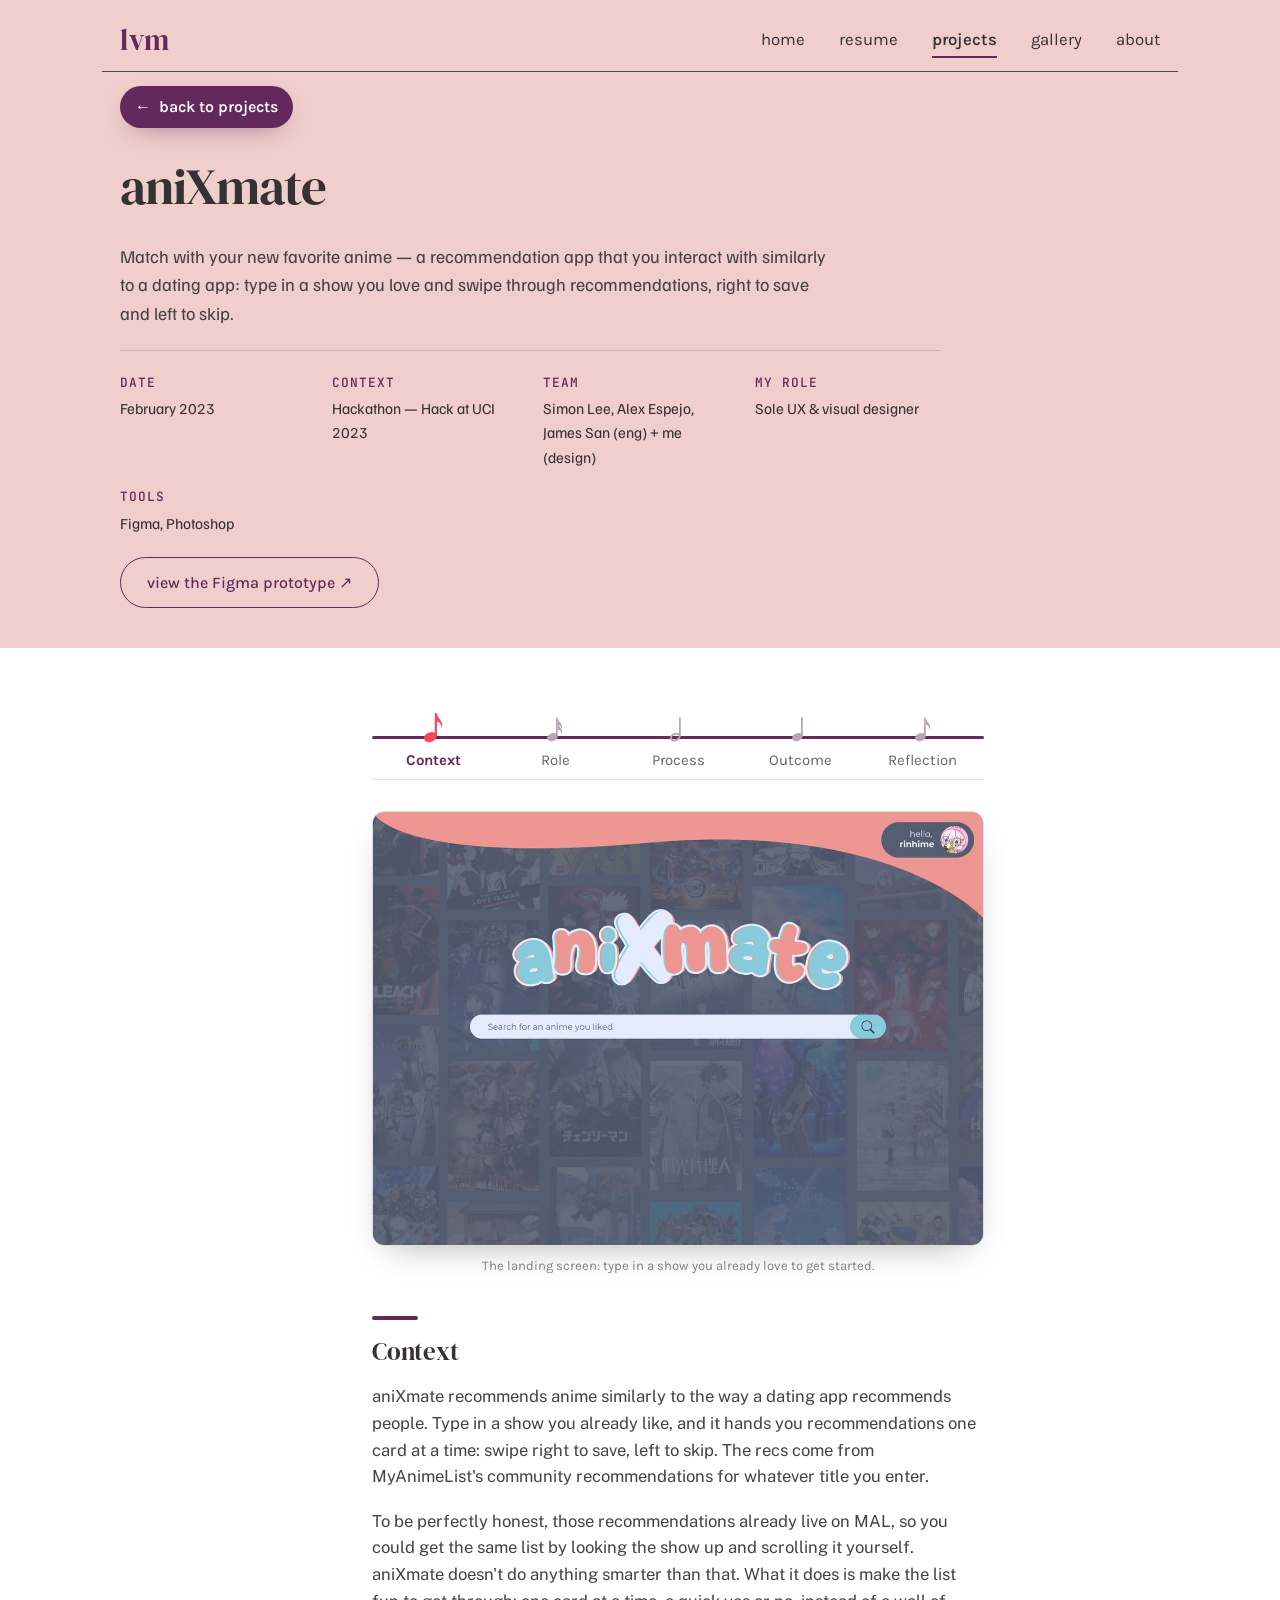
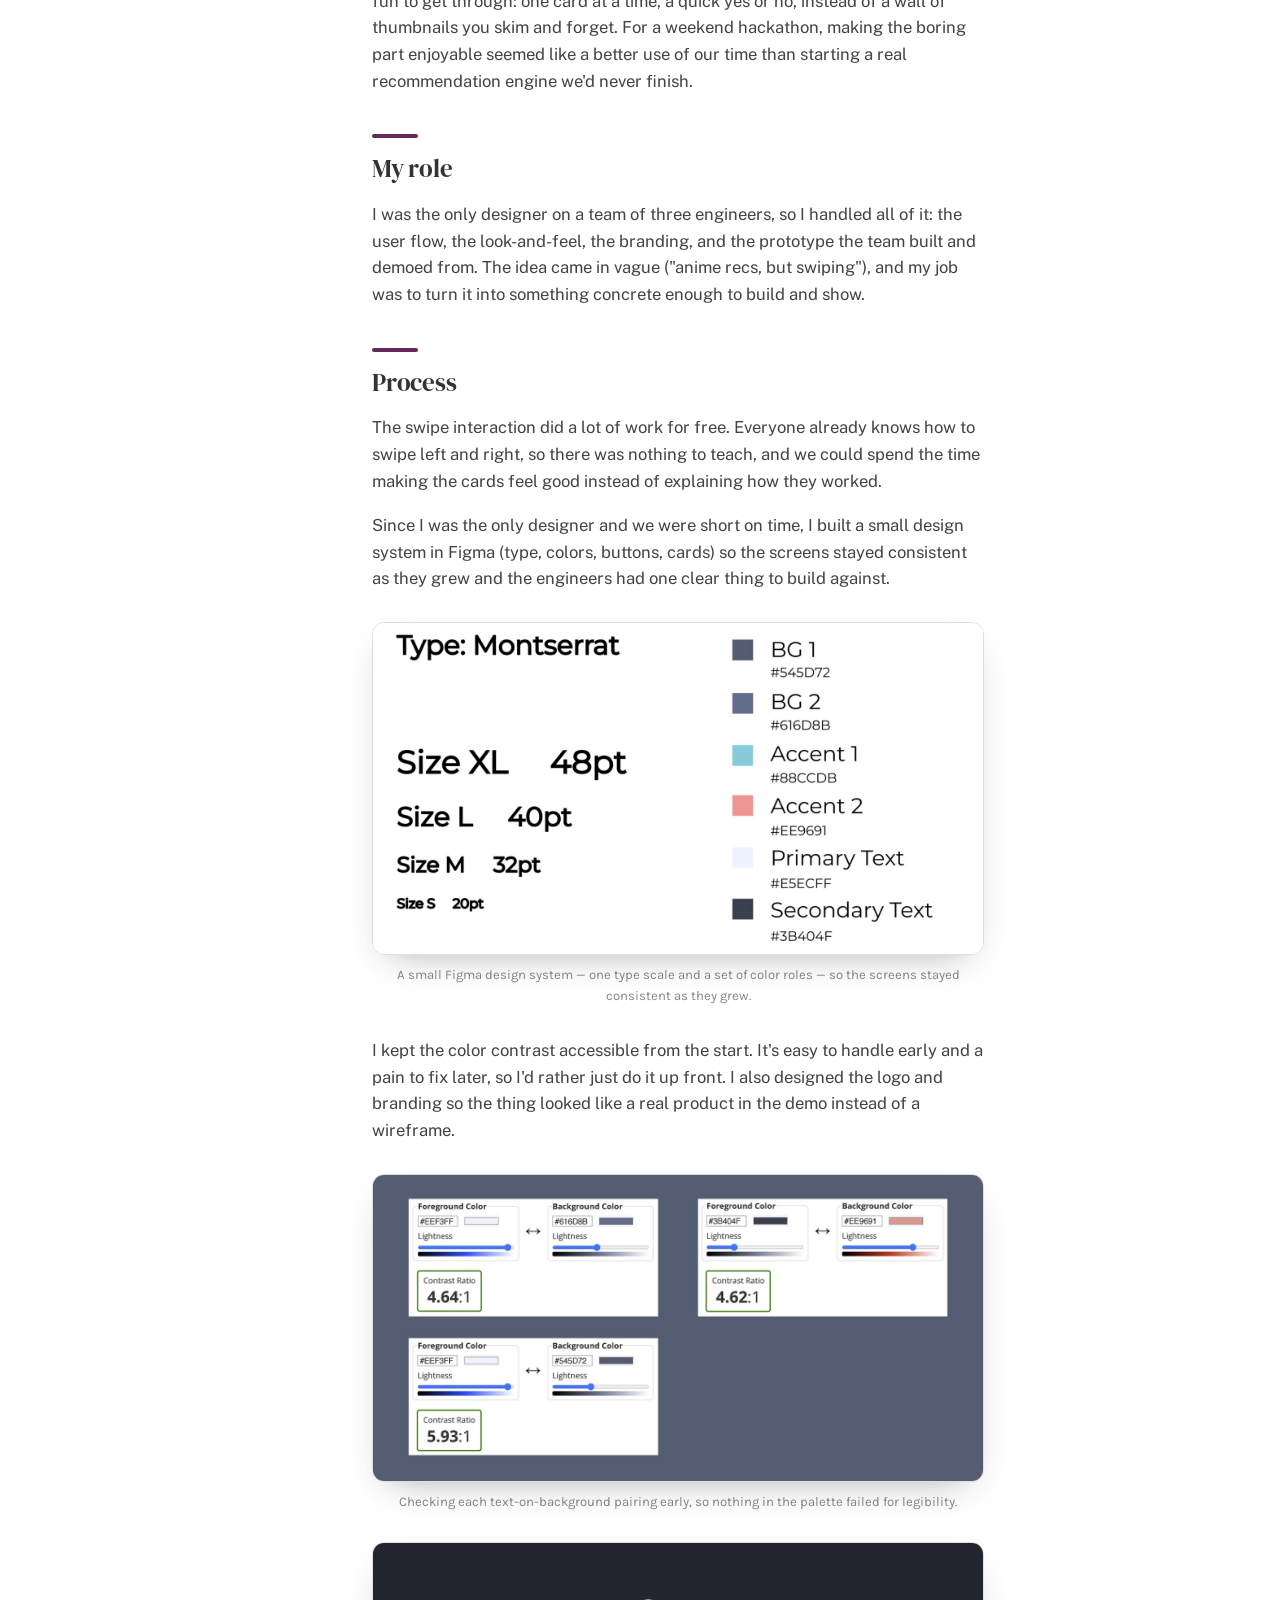
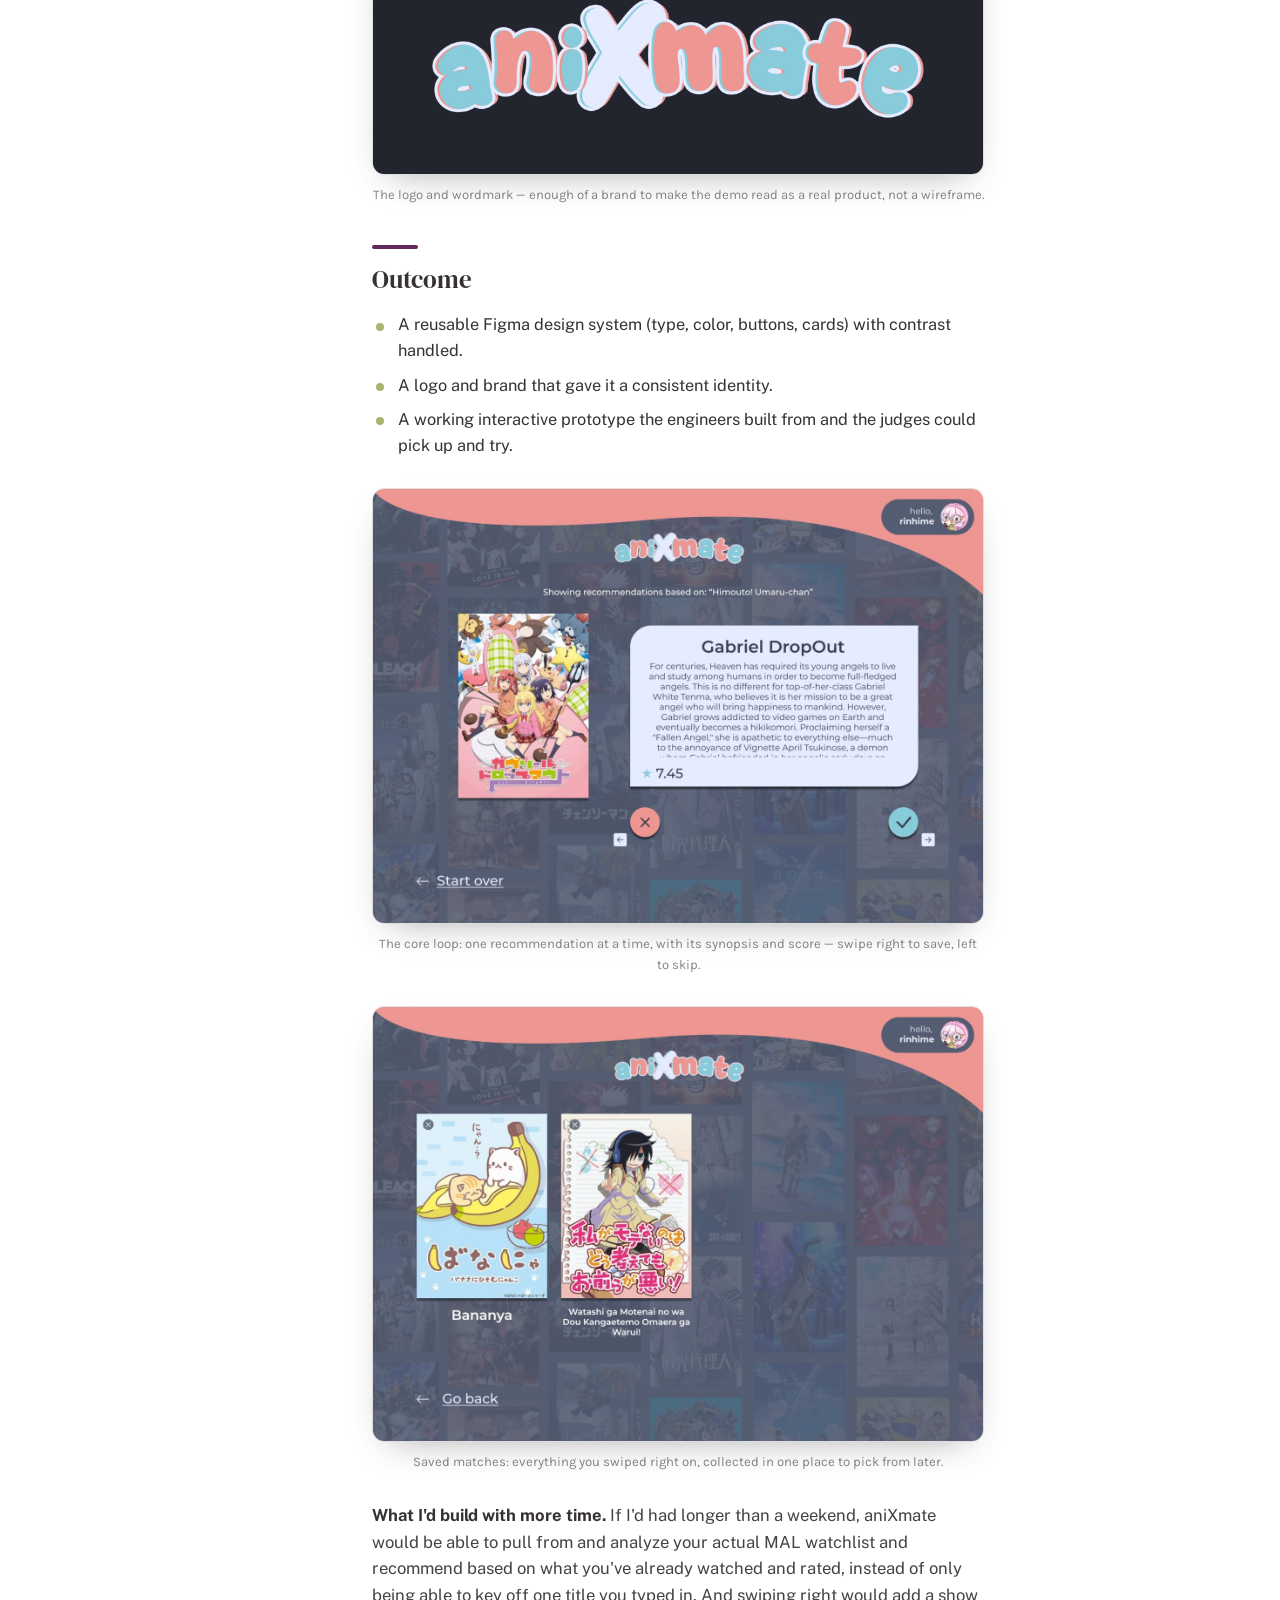
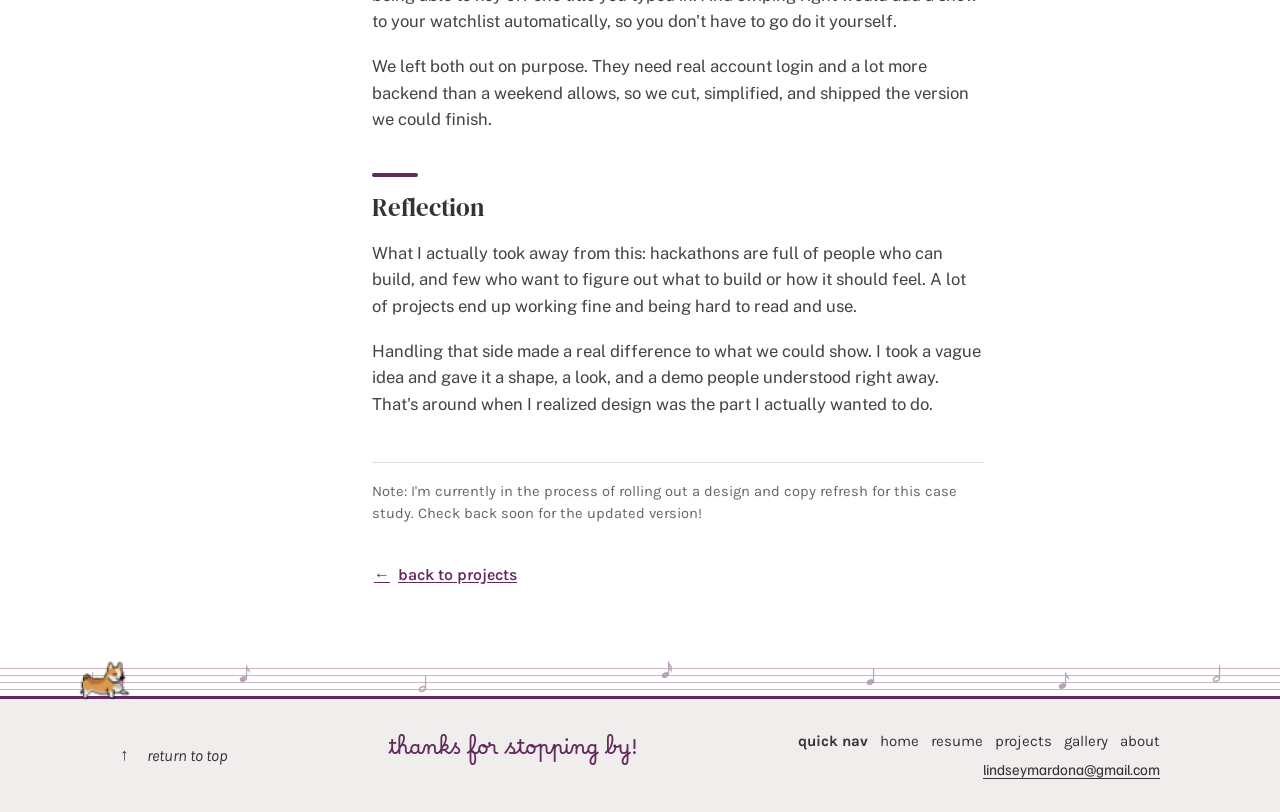
<file: anixmate.html>
<!DOCTYPE html>
<html lang="en">
<head>
  <meta charset="UTF-8" />
  <meta name="viewport" content="width=device-width, initial-scale=1.0" />
  <title>aniXmate — Lindsey Mardona</title>
  <meta name="description" content="UX case study: aniXmate — an anime recommendation app that works like a dating app. Type in a show you love and swipe through recommendations. Designed solo for Hack at UCI 2023." />
  <link rel="canonical" href="https://lindseymardona.com/anixmate.html" />
  <link rel="icon" href="favicon.svg" type="image/svg+xml" />
  <link rel="preconnect" href="https://fonts.googleapis.com" />
  <link rel="preconnect" href="https://fonts.gstatic.com" crossorigin />
  <link href="https://fonts.googleapis.com/css2?family=Borel&display=swap" rel="stylesheet" />
  <link id="lm-fonts" rel="stylesheet" href="https://fonts.googleapis.com/css2?family=DM+Serif+Display:ital@0;1&family=Familjen+Grotesk:wght@400;500;600;700&family=Karla:ital,wght@0,400;0,500;0,600;0,700;1,500&family=Public+Sans:wght@400;500;600;700&family=JetBrains+Mono:wght@400;500&display=swap" />
  <script>document.documentElement.classList.add('js');</script>
  <link rel="stylesheet" href="styles.css" />
</head>
<body id="top">
  <a class="skip-link" href="#main">skip to content</a>

  <nav class="nav" aria-label="Primary">
    <div class="wrap">
      <div class="nav-inner">
        <a href="index.html">home</a>
        <a href="resume.html">resume</a>
        <a href="projects.html" aria-current="page">projects</a>
        <a href="gallery.html">gallery</a>
        <a href="about.html">about</a>
      </div>
    </div>
    <div class="nav-rule" role="presentation"></div>
  </nav>

  <main id="main">
    <div class="cs-backbar">
      <div class="wrap"><a class="cs-back" href="projects.html"><span aria-hidden="true">←</span> back to projects</a></div>
    </div>
    <header class="cs-hero">
      <div class="wrap">
        <h1><span class="h-print">aniXmate</span></h1>
        <p class="cs-tagline">Match with your new favorite anime — a recommendation app that you interact with similarly to a dating app: type in a show you love and swipe through recommendations, right to save and left to skip.</p>
        <div class="cs-meta">
          <div><div class="k">Date</div><div class="v">February 2023</div></div>
          <div><div class="k">Context</div><div class="v">Hackathon — Hack at UCI 2023</div></div>
          <div><div class="k">Team</div><div class="v">Simon Lee, Alex Espejo, James San (eng) + me (design)</div></div>
          <div><div class="k">My role</div><div class="v">Sole UX &amp; visual designer</div></div>
          <div><div class="k">Tools</div><div class="v">Figma, Photoshop</div></div>
        </div>
        <div style="margin-top:22px;"><a class="pill ghost" href="https://www.figma.com/proto/xiFXTU8Pfx9SmiiVkgFGTQ/Ani-x-Mate?page-id=0%3A1&amp;node-id=23-24&amp;p=f" target="_blank" rel="noopener">view the Figma prototype ↗</a></div>
      </div>
    </header>

    <article class="cs-body">
      <div class="wrap">
        <div class="cs-layout">
          <nav class="cs-rail" aria-label="Case study sections">
            <a href="#context">Context</a>
            <a href="#role">Role</a>
            <a href="#process">Process</a>
            <a href="#outcome">Outcome</a>
            <a href="#reflection">Reflection</a>
          </nav>
          <div class="cs-read">

            <figure>
              <img src="assets/anixmate-1.jpg" alt="aniXmate landing screen — the bubbly aniXmate logo over a dimmed grid of anime posters, with a search bar reading 'Search for an anime you liked'" loading="lazy" />
              <figcaption>The landing screen: type in a show you already love to get started.</figcaption>
            </figure>

            <h2 id="context">Context</h2>
            <p>aniXmate recommends anime similarly to the way a dating app recommends people. Type in a show you already like, and it hands you recommendations one card at a time: swipe right to save, left to skip. The recs come from MyAnimeList's community recommendations for whatever title you enter.</p>
            <p>To be perfectly honest, those recommendations already live on MAL, so you could get the same list by looking the show up and scrolling it yourself. aniXmate doesn't do anything smarter than that. What it does is make the list fun to get through: one card at a time, a quick yes or no, instead of a wall of thumbnails you skim and forget. For a weekend hackathon, making the boring part enjoyable seemed like a better use of our time than starting a real recommendation engine we'd never finish.</p>

            <h2 id="role">My role</h2>
            <p>I was the only designer on a team of three engineers, so I handled all of it: the user flow, the look-and-feel, the branding, and the prototype the team built and demoed from. The idea came in vague ("anime recs, but swiping"), and my job was to turn it into something concrete enough to build and show.</p>

            <h2 id="process">Process</h2>
            <p>The swipe interaction did a lot of work for free. Everyone already knows how to swipe left and right, so there was nothing to teach, and we could spend the time making the cards feel good instead of explaining how they worked.</p>
            <p>Since I was the only designer and we were short on time, I built a small design system in Figma (type, colors, buttons, cards) so the screens stayed consistent as they grew and the engineers had one clear thing to build against.</p>

            <figure>
              <img src="assets/anixmate-designsystem.jpg" alt="aniXmate design system — Montserrat type scale (sizes XL through S) alongside a labeled color palette with hex values for backgrounds, accents, and text" loading="lazy" />
              <figcaption>A small Figma design system — one type scale and a set of color roles — so the screens stayed consistent as they grew.</figcaption>
            </figure>

            <p>I kept the color contrast accessible from the start. It's easy to handle early and a pain to fix later, so I'd rather just do it up front. I also designed the logo and branding so the thing looked like a real product in the demo instead of a wireframe.</p>

            <figure>
              <img src="assets/anixmate-contrast.jpg" alt="Three contrast-checker cards pairing aniXmate's text and background colors, each passing with ratios of 4.6:1 and up" loading="lazy" />
              <figcaption>Checking each text-on-background pairing early, so nothing in the palette failed for legibility.</figcaption>
            </figure>

            <figure>
              <img src="assets/anixmate-logo.jpg" alt="The aniXmate logo — a rounded, bubbly wordmark in teal and coral with a stylized X" loading="lazy" />
              <figcaption>The logo and wordmark — enough of a brand to make the demo read as a real product, not a wireframe.</figcaption>
            </figure>

            <h2 id="outcome">Outcome</h2>
            <ul>
              <li>A reusable Figma design system (type, color, buttons, cards) with contrast handled.</li>
              <li>A logo and brand that gave it a consistent identity.</li>
              <li>A working interactive prototype the engineers built from and the judges could pick up and try.</li>
            </ul>

            <figure>
              <img src="assets/anixmate-swipe.jpg" alt="aniXmate recommendation screen — a single anime (Gabriel DropOut) shown as a card with its poster, synopsis, and score, plus a coral skip button and a teal save button" loading="lazy" />
              <figcaption>The core loop: one recommendation at a time, with its synopsis and score — swipe right to save, left to skip.</figcaption>
            </figure>

            <figure>
              <img src="assets/anixmate-saved.jpg" alt="aniXmate saved screen — a grid of the anime the user swiped right on, each with its title and a remove button" loading="lazy" />
              <figcaption>Saved matches: everything you swiped right on, collected in one place to pick from later.</figcaption>
            </figure>

            <p><strong>What I'd build with more time.</strong> If I'd had longer than a weekend, aniXmate would be able to pull from and analyze your actual MAL watchlist and recommend based on what you've already watched and rated, instead of only being able to key off one title you typed in. And swiping right would add a show to your watchlist automatically, so you don't have to go do it yourself.</p>
            <p>We left both out on purpose. They need real account login and a lot more backend than a weekend allows, so we cut, simplified, and shipped the version we could finish.</p>

            <h2 id="reflection">Reflection</h2>
            <p>What I actually took away from this: hackathons are full of people who can build, and few who want to figure out what to build or how it should feel. A lot of projects end up working fine and being hard to read and use.</p>
            <p>Handling that side made a real difference to what we could show. I took a vague idea and gave it a shape, a look, and a demo people understood right away. That's around when I realized design was the part I actually wanted to do.</p>

            <p class="cs-redesign-note">Note: I'm currently in the process of rolling out a design and copy refresh for this case study. Check back soon for the updated version!</p>

            <div style="margin-top:36px;">
              <a class="cs-outro-back" href="projects.html"><span class="bk" aria-hidden="true">←</span> back to projects</a>
            </div>
          </div>
        </div>
      </div>
    </article>
  </main>

  <footer>
    <div class="wrap foot">
      <a class="to-top" href="#top"><span class="up" aria-hidden="true">↑</span> return to top</a>
      <div class="quick">
        <span class="label">quick nav</span>
        <a href="index.html">home</a>
        <a href="resume.html">resume</a>
        <a href="projects.html">projects</a>
        <a href="gallery.html">gallery</a>
        <a href="about.html">about</a>
      </div>
    </div>
  </footer>

  <script src="script.js" defer></script>
</body>
</html>
</file>
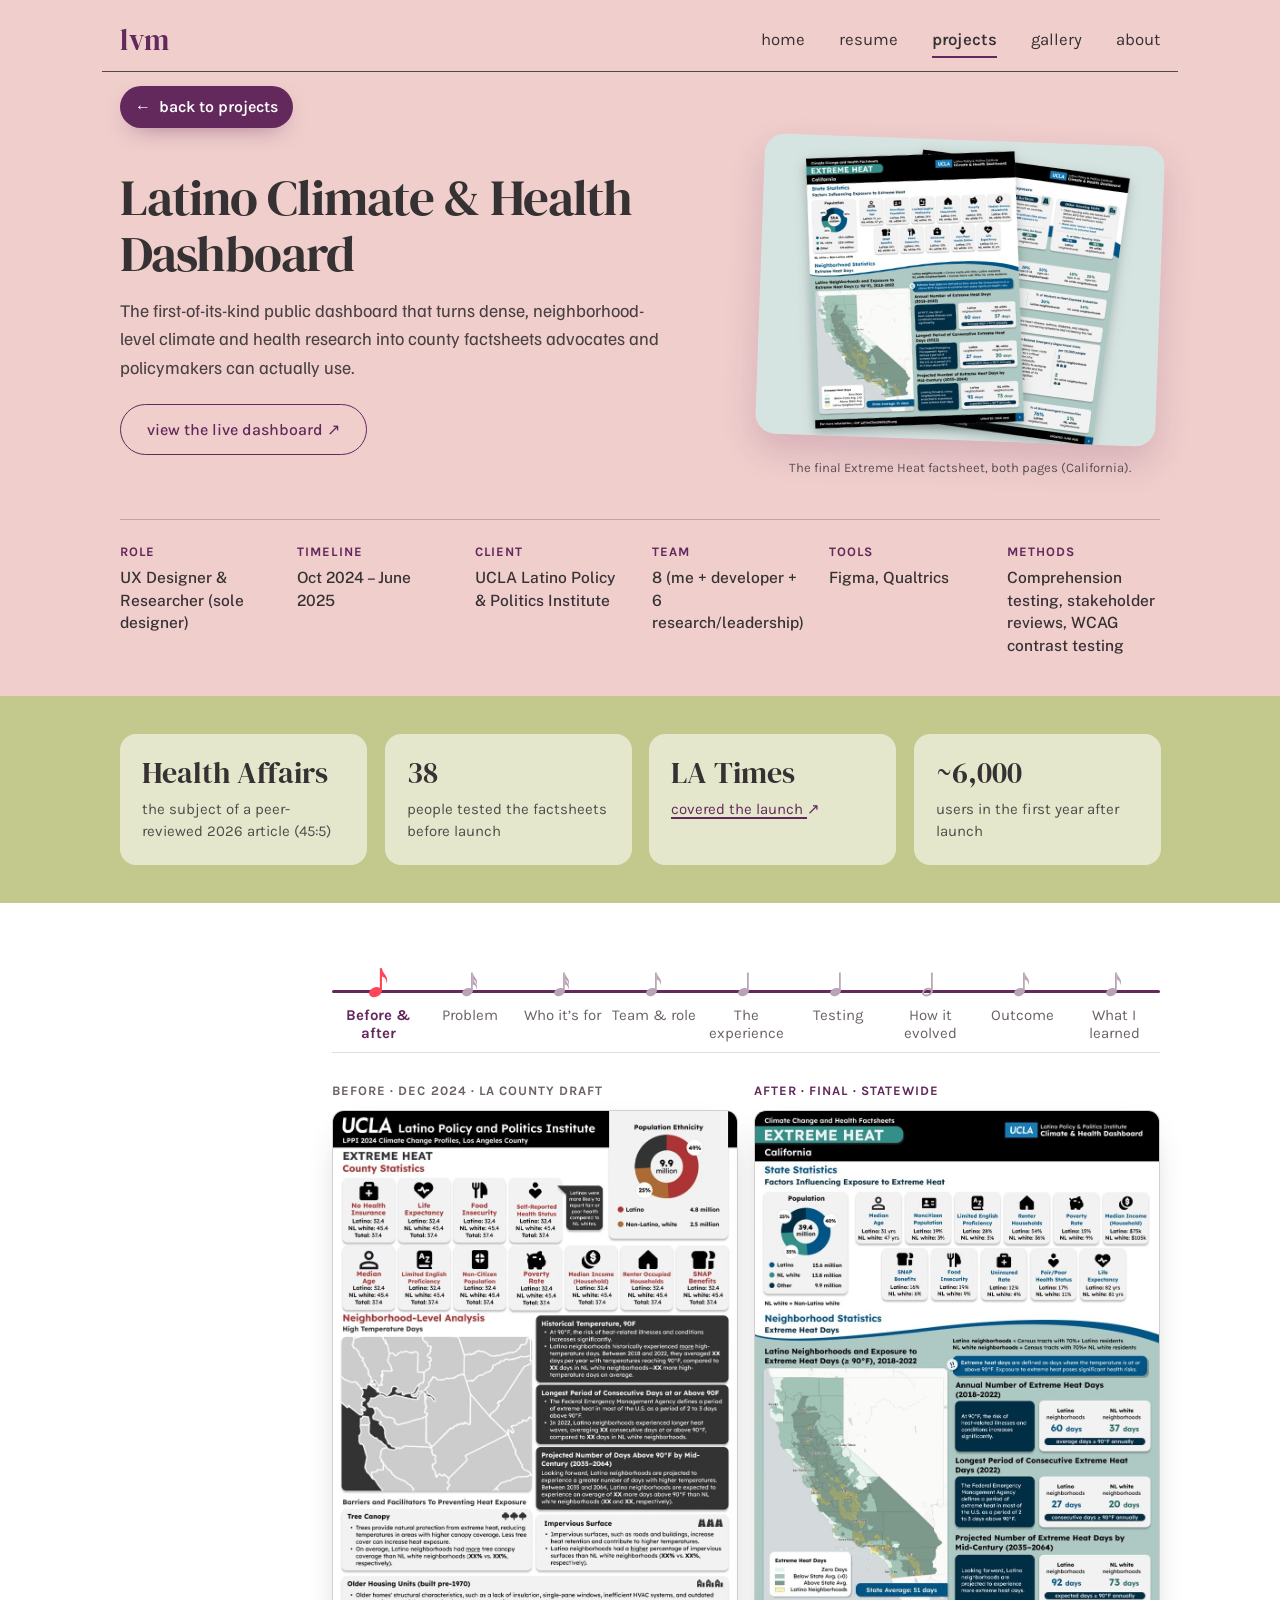
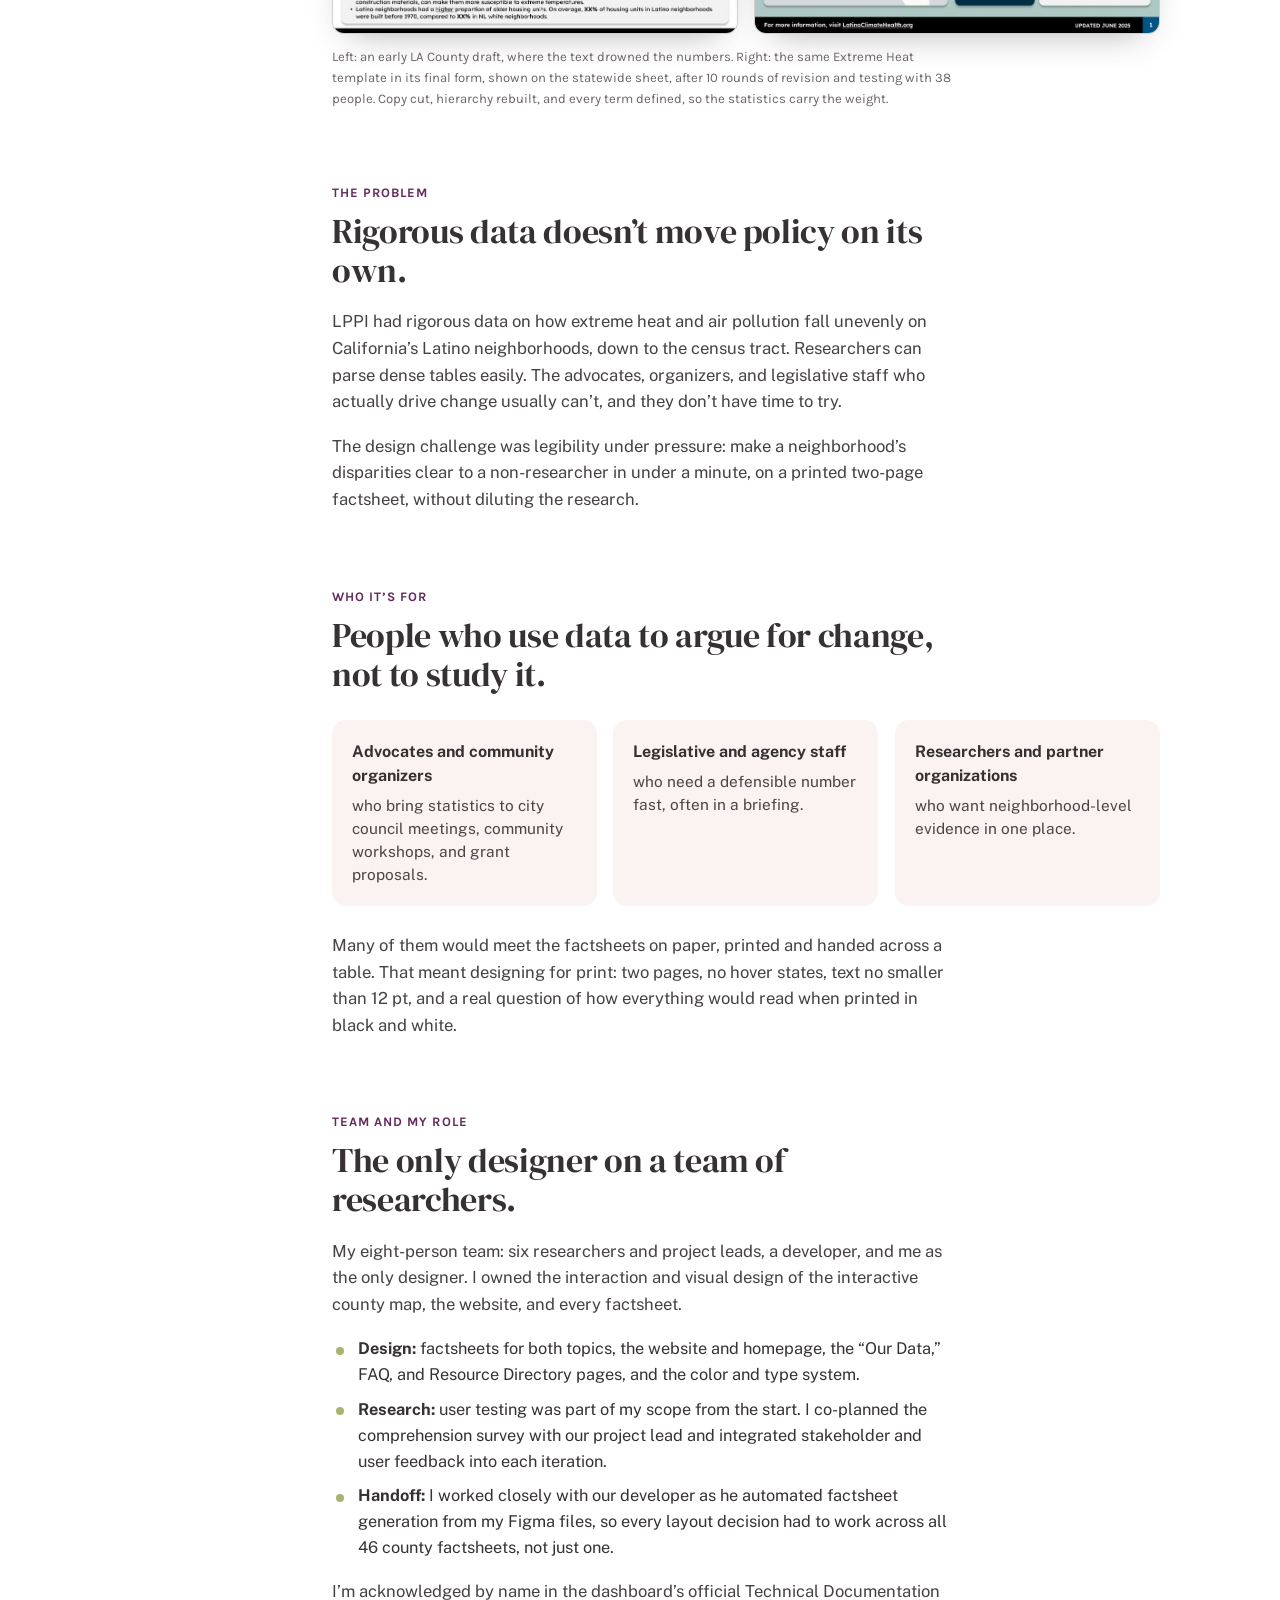
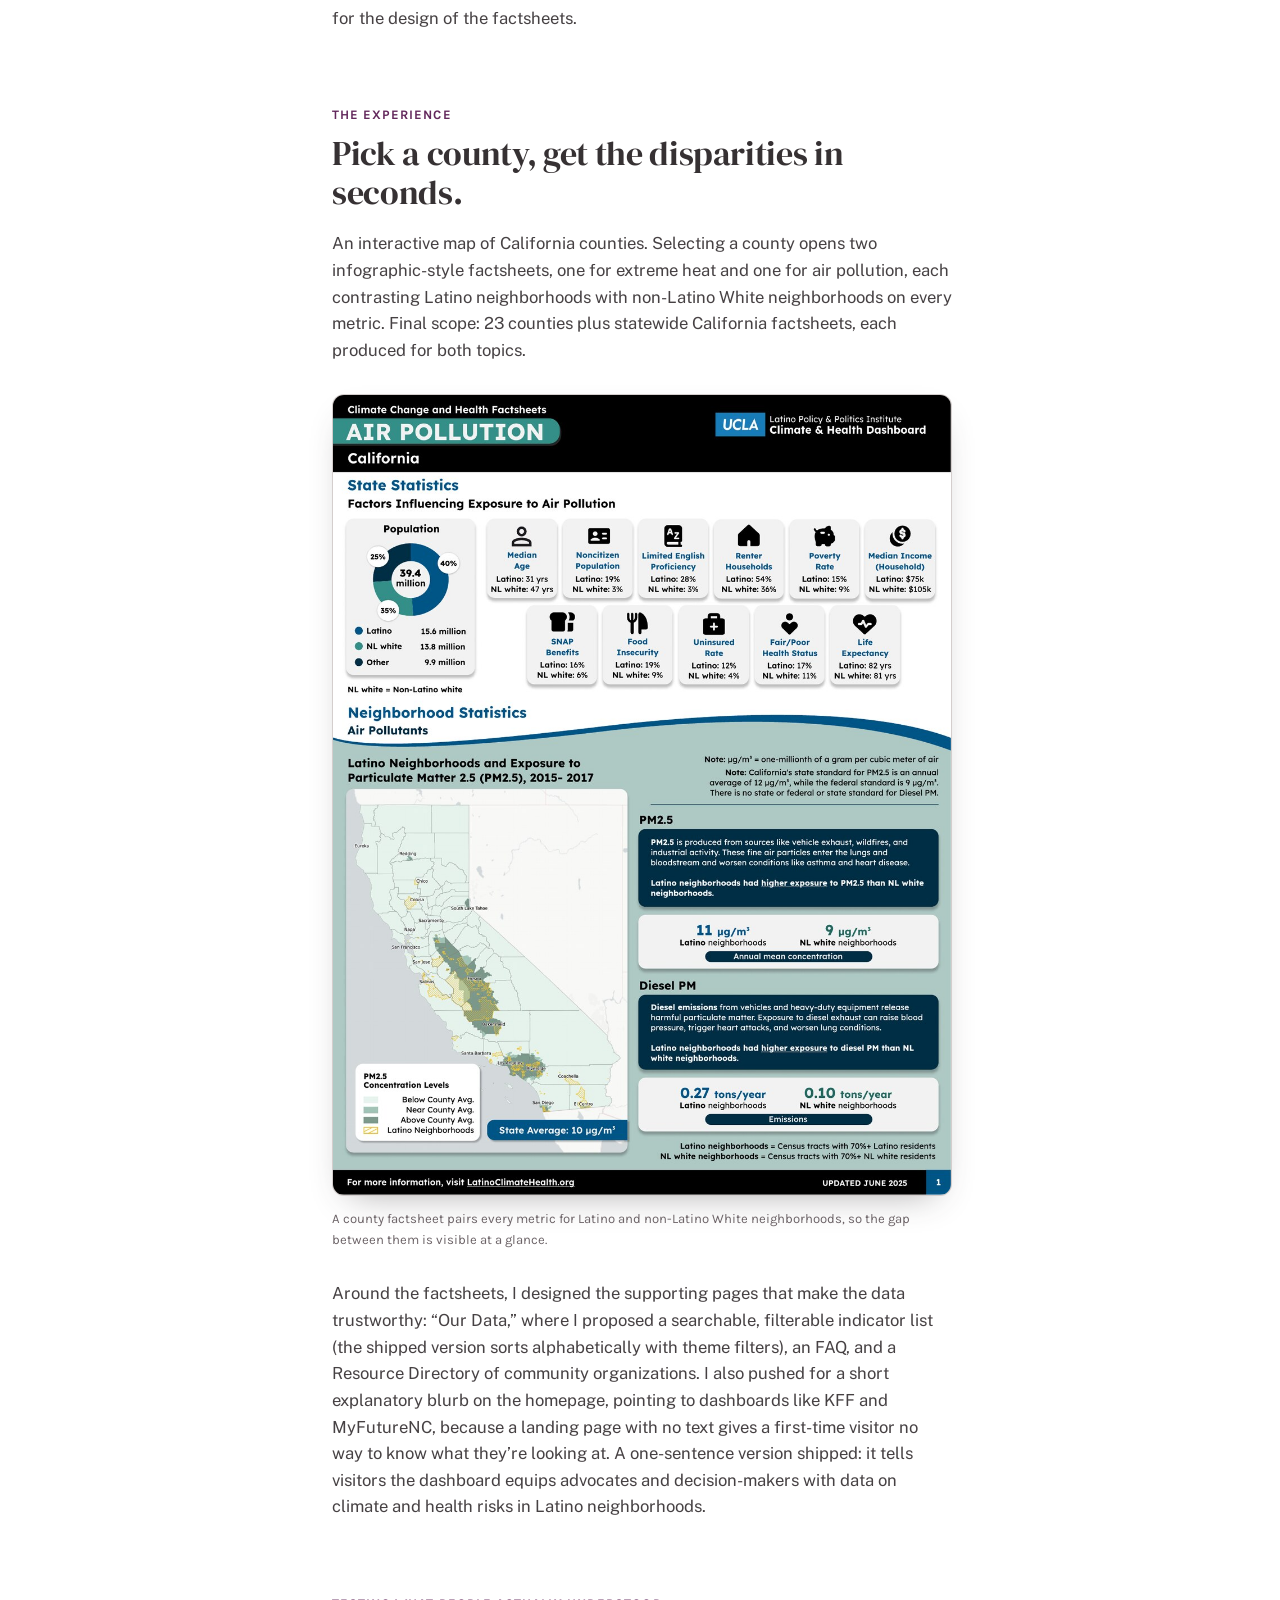
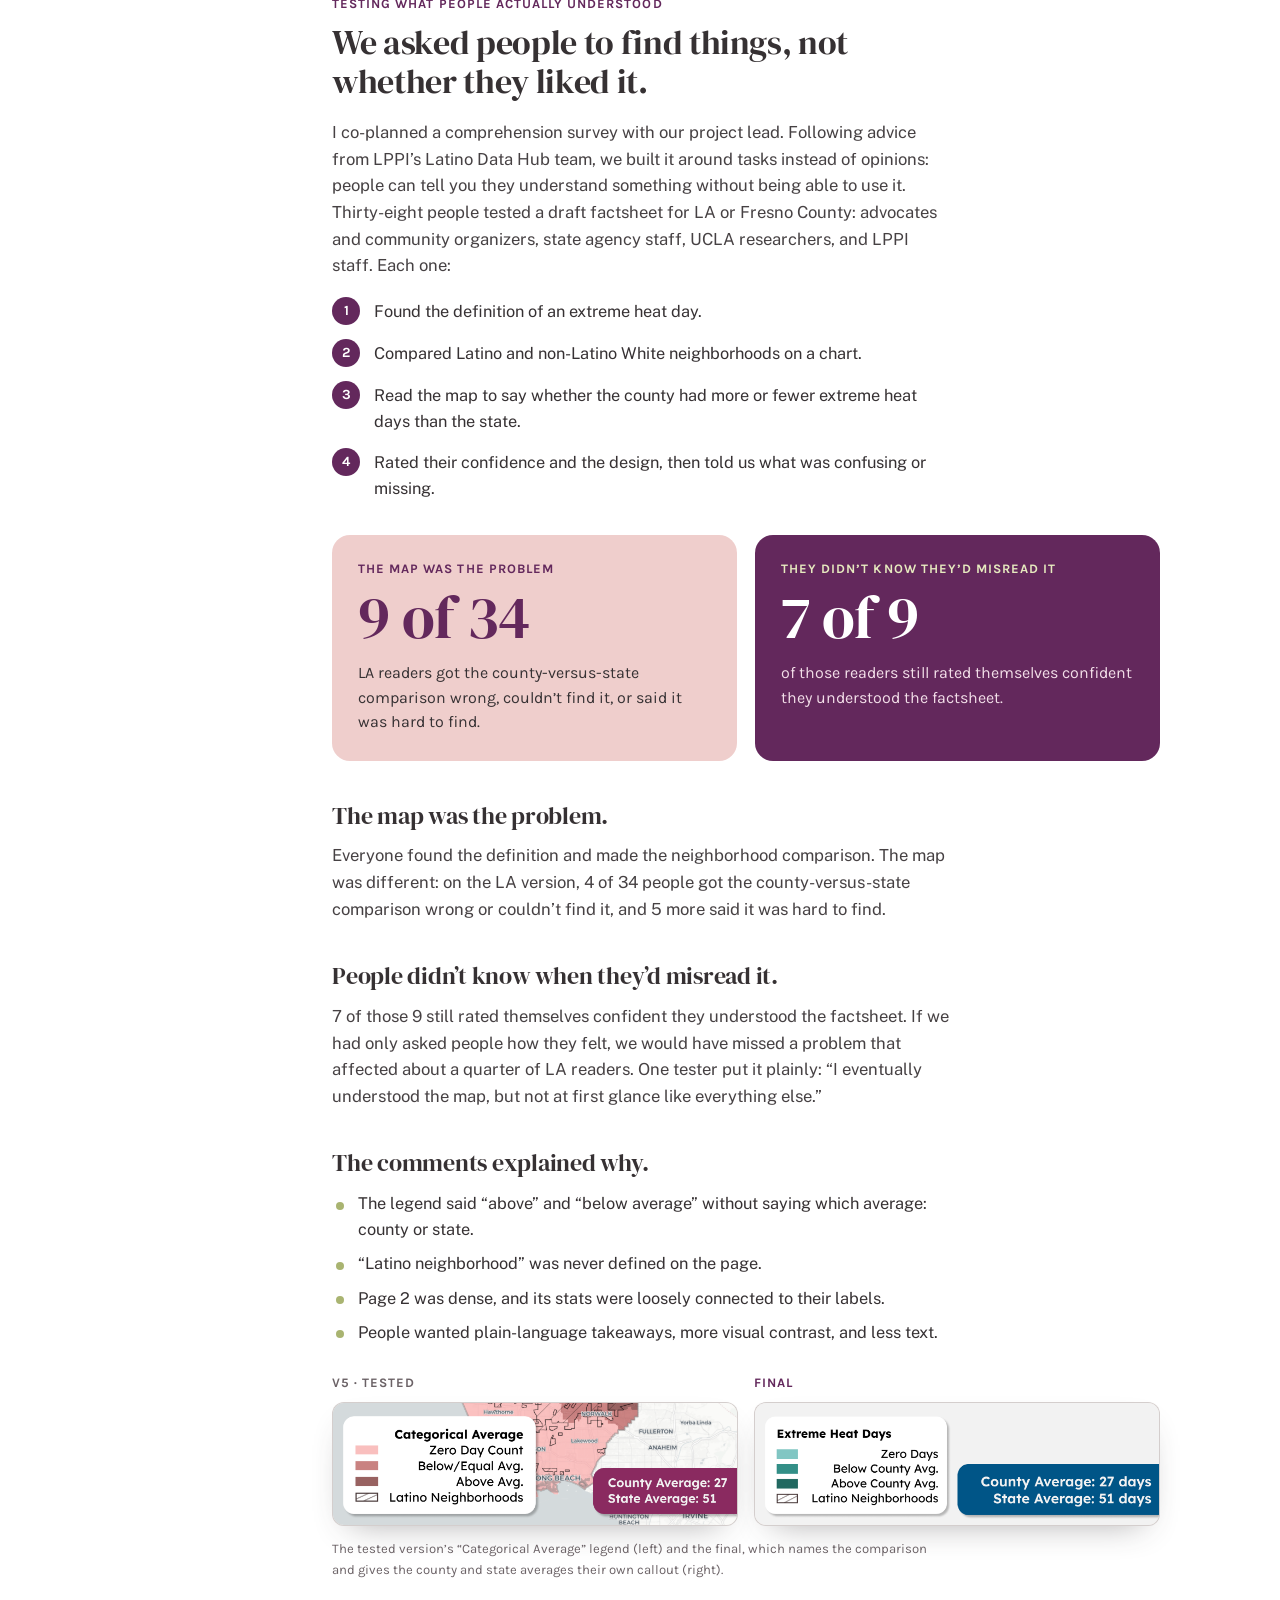
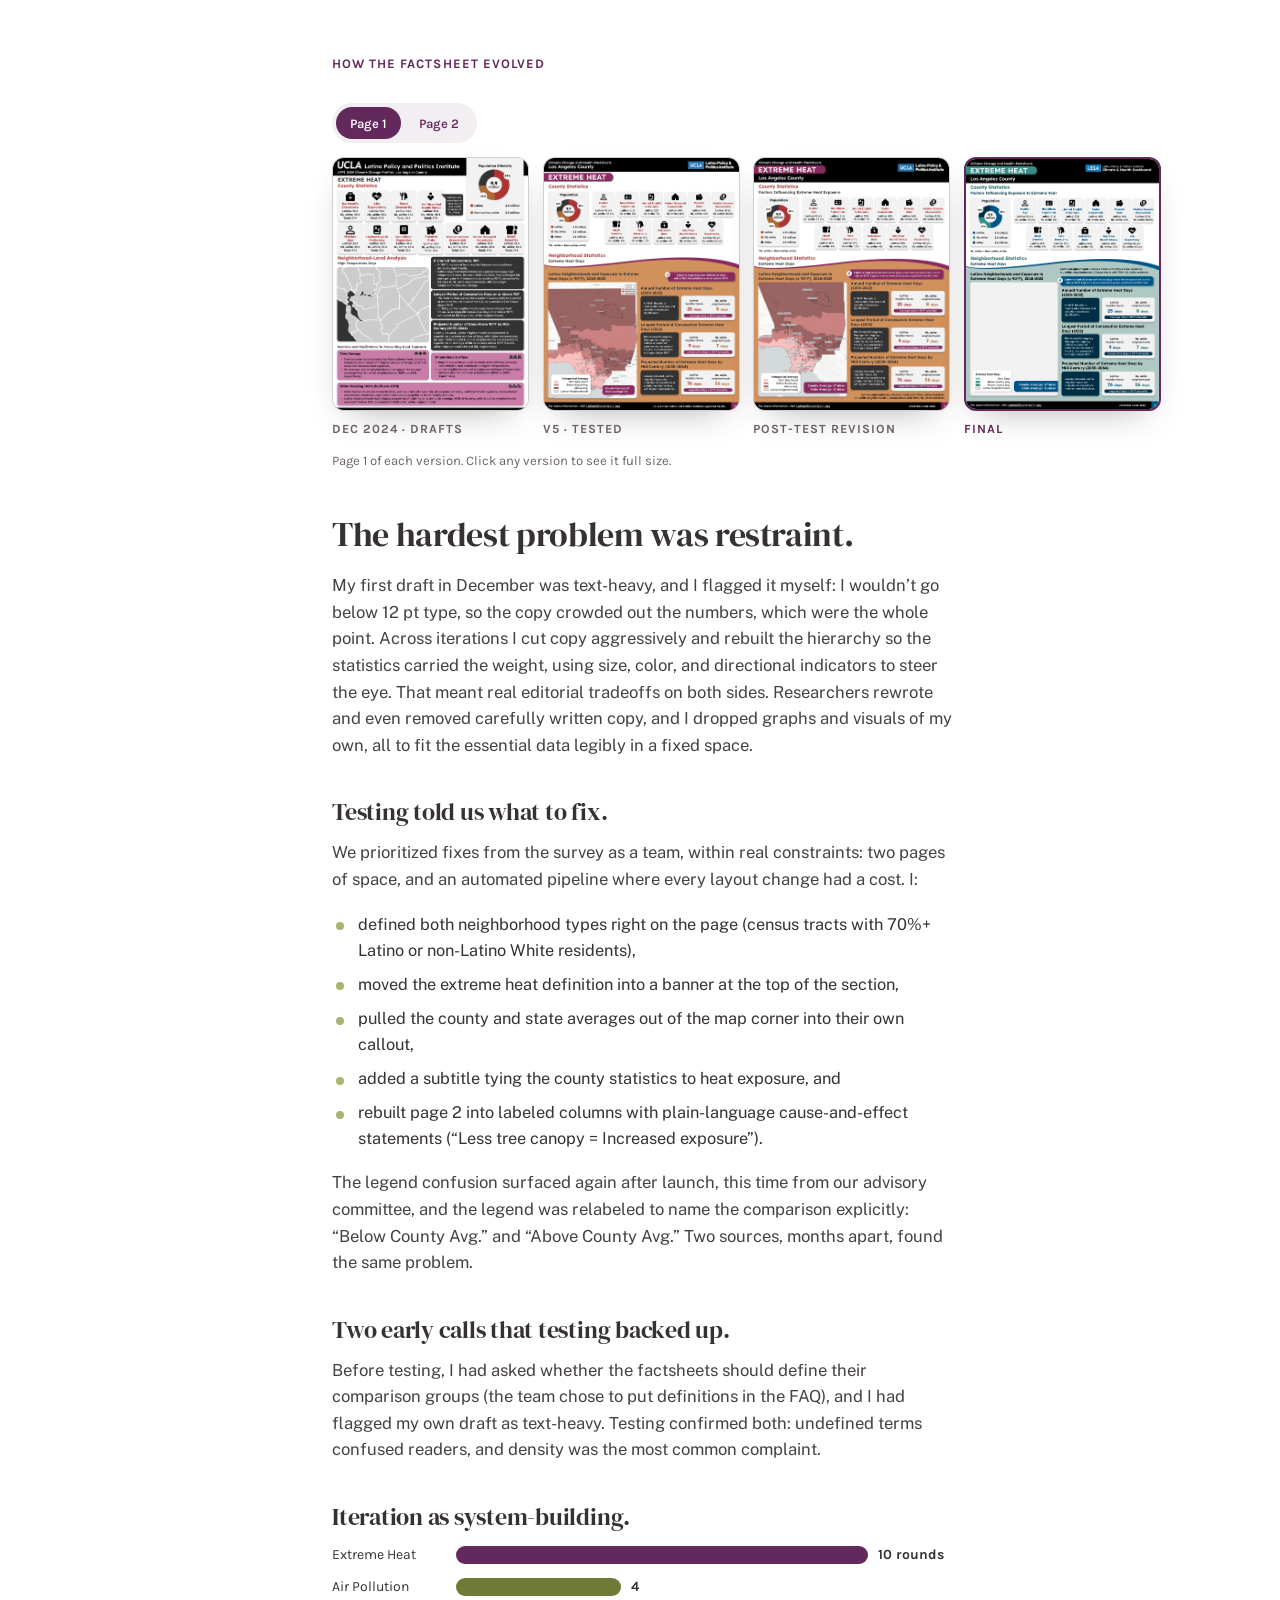
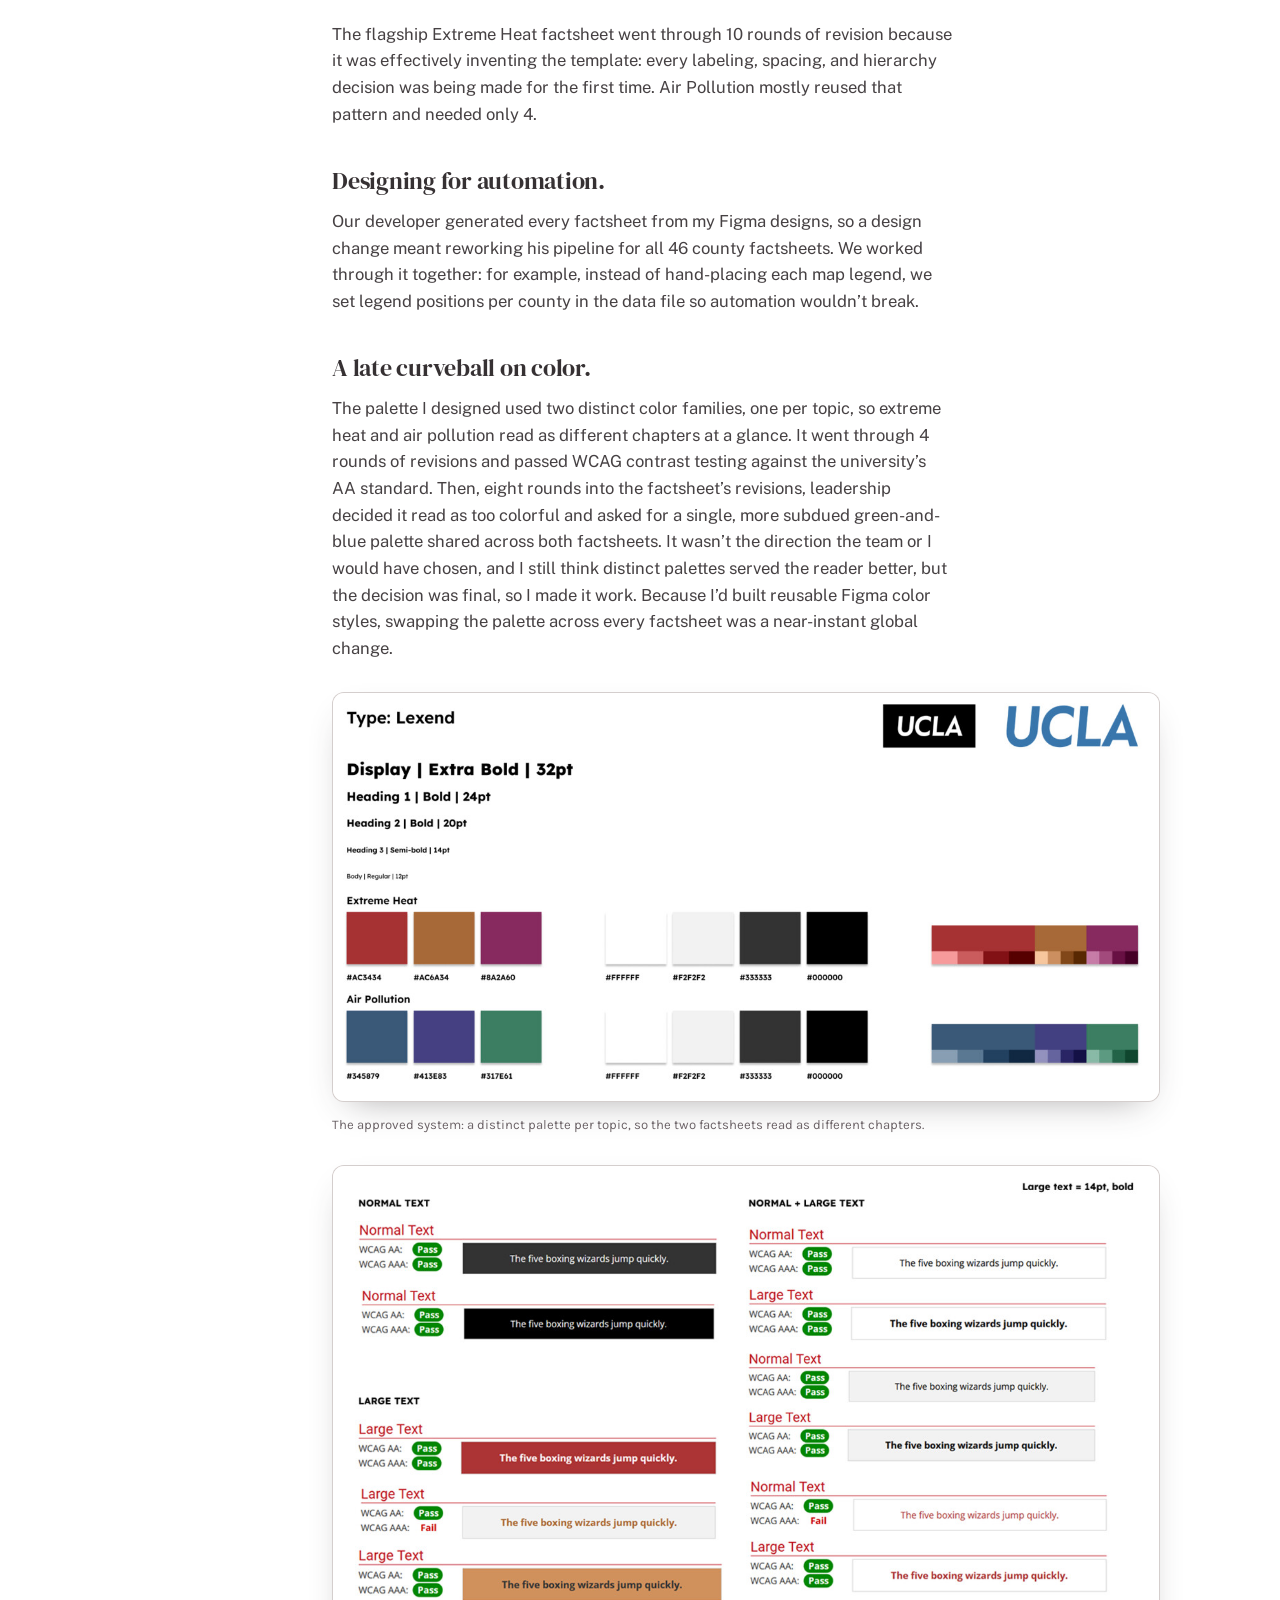
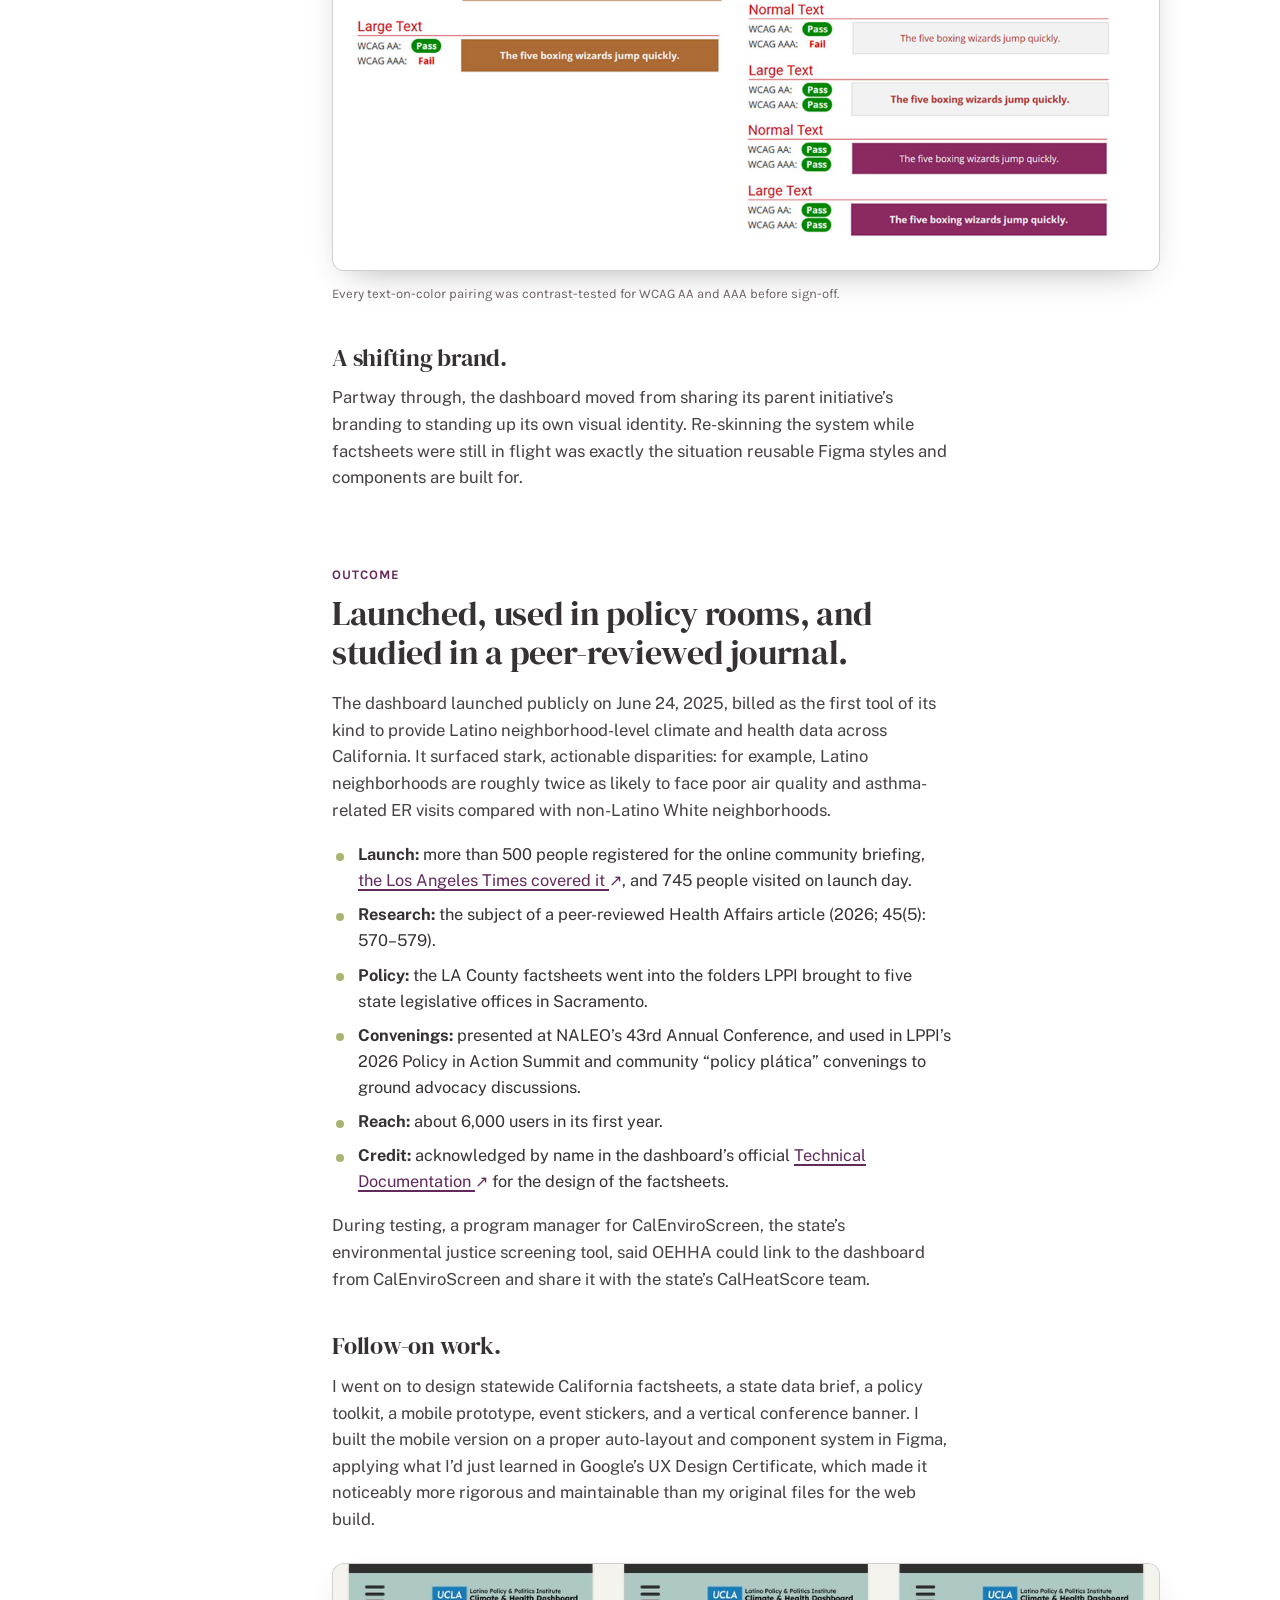
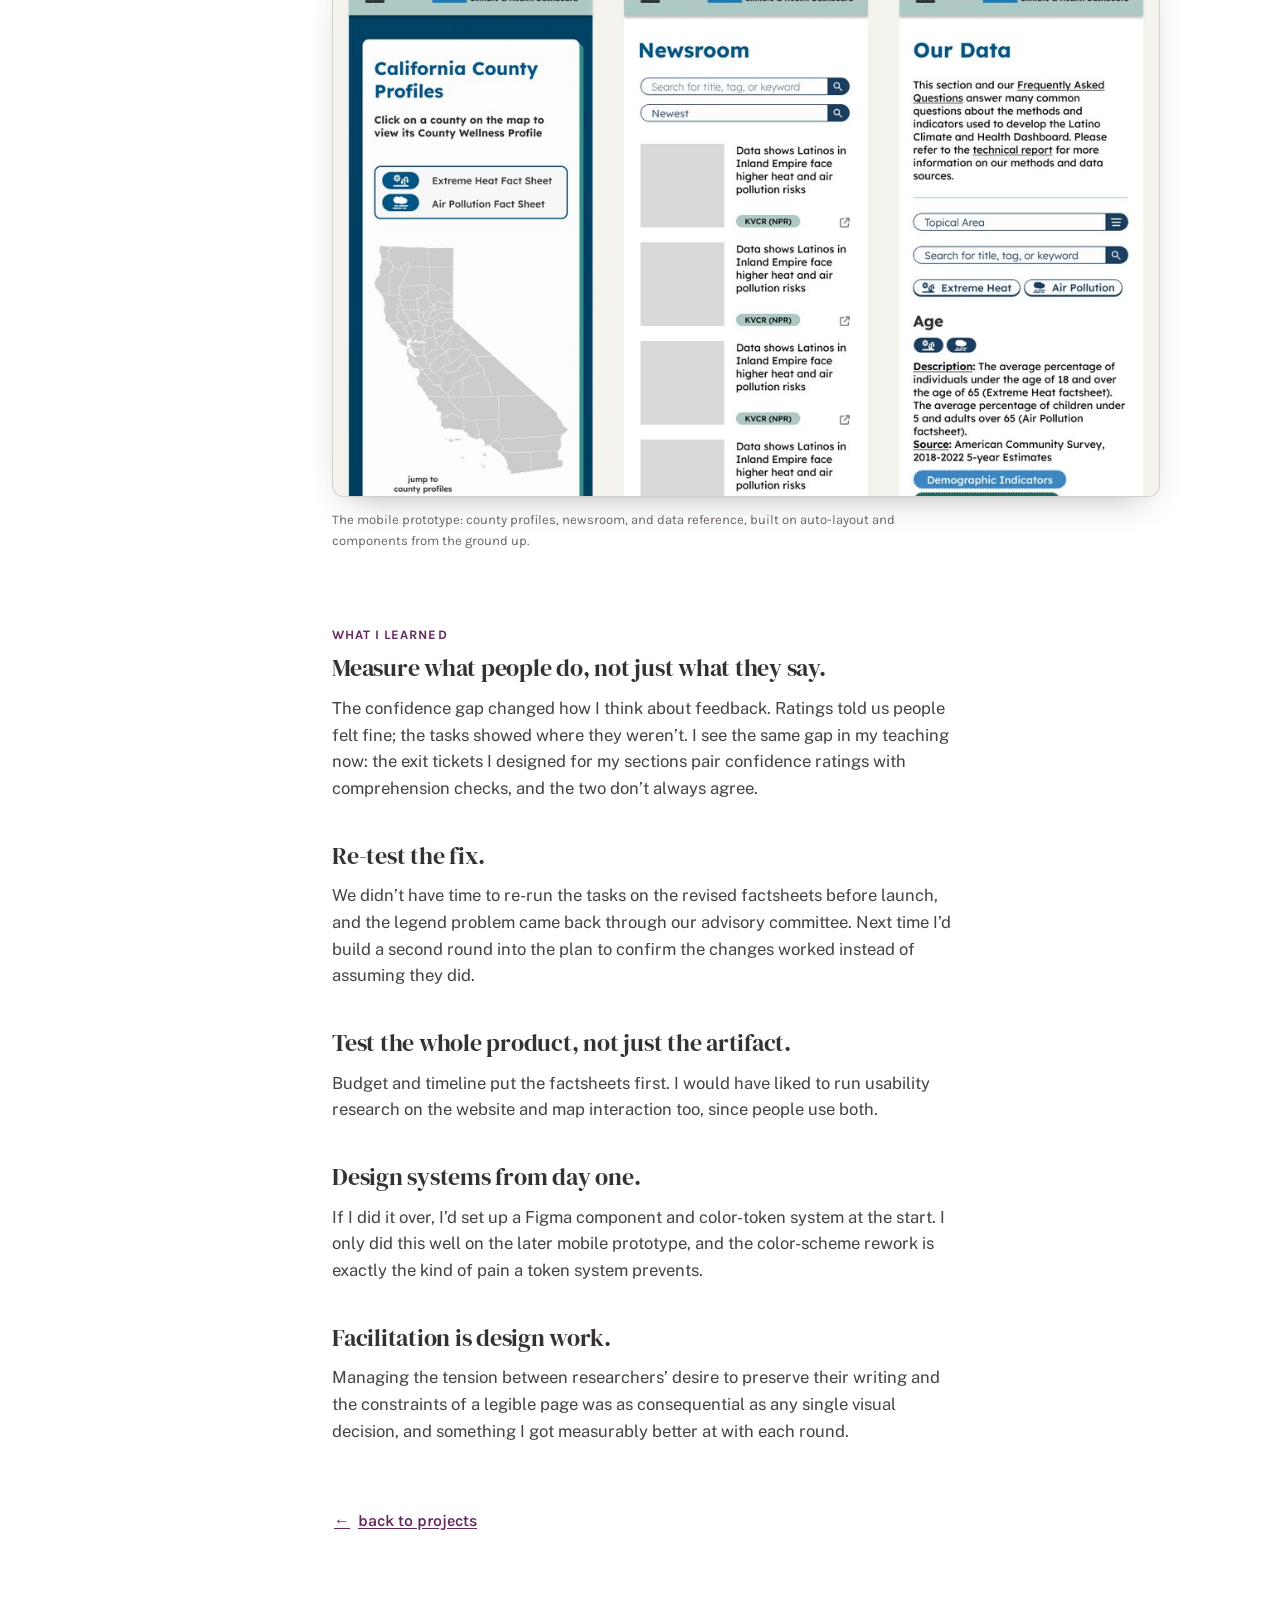
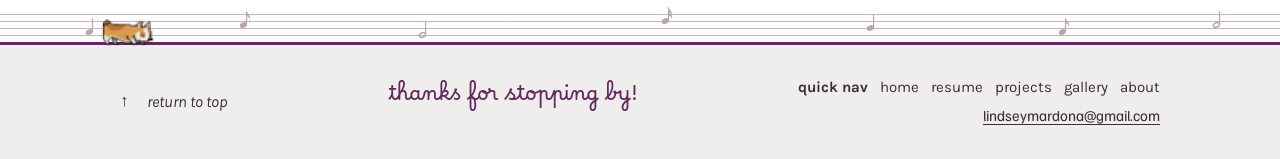
<file: case-study-lppi.html>
<!DOCTYPE html>
<html lang="en">
<head>
  <meta charset="UTF-8" />
  <meta name="viewport" content="width=device-width, initial-scale=1.0" />
  <title>Latino Climate &amp; Health Dashboard — Lindsey Mardona</title>
  <meta name="description" content="The first-of-its-kind public dashboard that turns dense, neighborhood-level climate and health research into county factsheets advocates and policymakers can actually use." />
  <link rel="canonical" href="https://lindseymardona.com/case-study-lppi.html" />
  <link rel="icon" href="favicon.svg" type="image/svg+xml" />
  <link rel="preconnect" href="https://fonts.googleapis.com" />
  <link rel="preconnect" href="https://fonts.gstatic.com" crossorigin />
  <link href="https://fonts.googleapis.com/css2?family=Borel&display=swap" rel="stylesheet" />
  <link id="lm-fonts" rel="stylesheet" href="https://fonts.googleapis.com/css2?family=DM+Serif+Display:ital@0;1&family=Familjen+Grotesk:wght@400;500;600;700&family=Karla:ital,wght@0,400;0,500;0,600;0,700;1,500&family=Public+Sans:wght@400;500;600;700&family=JetBrains+Mono:wght@400;500&display=swap" />
  <script>document.documentElement.classList.add('js');</script>
  <link rel="stylesheet" href="styles.css" />
  <link rel="stylesheet" href="css/case-study.css" />
</head>
<body id="top" class="cs-v2 cs-lchd">
  <a class="skip-link" href="#main">skip to content</a>

  <nav class="nav" aria-label="Primary">
    <div class="wrap">
      <div class="nav-inner">
        <a href="index.html">home</a>
        <a href="resume.html">resume</a>
        <a href="projects.html" aria-current="page">projects</a>
        <a href="gallery.html">gallery</a>
        <a href="about.html">about</a>
      </div>
    </div>
    <div class="nav-rule" role="presentation"></div>
  </nav>

  <main id="main">
    <div class="cs-backbar">
      <div class="wrap"><a class="cs-back" href="projects.html"><span aria-hidden="true">←</span> back to projects</a></div>
    </div>
    <header class="cs-hero">
      <div class="wrap">
        <div class="cs-hero-grid">
          <div class="cs-hero-copy">
            <h1><span class="h-print">Latino Climate &amp; Health Dashboard</span></h1>
            <p class="cs-tagline">The first-of-its-kind public dashboard that turns dense, neighborhood-level climate and health research into county factsheets advocates and policymakers can actually use.</p>
            <div class="cs-hero-links"><a class="pill ghost" href="https://latinoclimatehealth.org/" target="_blank" rel="noopener">view the live dashboard ↗</a></div>
          </div>
          <figure class="cs-hero-card">
            <img src="assets/lchd/factsheet-pages.jpg" alt="Both printed pages of the final California Extreme Heat factsheet, fanned out: page 1 with state statistics, a map of extreme heat days, and the 60 vs. 37 days callout for Latino and non-Latino white neighborhoods; page 2 with barriers to heat protection and vulnerable groups" />
            <figcaption>The final Extreme Heat factsheet, both pages (California).</figcaption>
          </figure>
        </div>
        <div class="cs-meta">
          <div><div class="k cs-label">Role</div><div class="v">UX Designer &amp; Researcher (sole designer)</div></div>
          <div><div class="k cs-label">Timeline</div><div class="v">Oct 2024 – June 2025</div></div>
          <div><div class="k cs-label">Client</div><div class="v">UCLA Latino Policy &amp; Politics Institute</div></div>
          <div><div class="k cs-label">Team</div><div class="v">8 (me + developer + 6 research/leadership)</div></div>
          <div><div class="k cs-label">Tools</div><div class="v">Figma, Qualtrics</div></div>
          <div><div class="k cs-label">Methods</div><div class="v">Comprehension testing, stakeholder reviews, WCAG contrast testing</div></div>
        </div>
      </div>
    </header>

    <!-- data snapshot -->
    <section class="section cs-snapshot" style="padding:38px 0;">
      <div class="wrap">
        <div class="cs-stats">
          <div class="cs-stat text reveal"><span class="n">Health Affairs</span><span class="l">the subject of a peer-reviewed 2026 article (45:5)</span></div>
          <div class="cs-stat reveal"><span class="n">38</span><span class="l">people tested the factsheets before launch</span></div>
          <div class="cs-stat text reveal"><span class="n">LA Times</span><span class="l"><a href="https://www.latimes.com/environment/story/2025-06-24/environmental-health-disparities-between-latino-and-white-neighborhoods-in-la" target="_blank" rel="noopener">covered the launch</a></span></div>
          <div class="cs-stat reveal"><span class="n">~6,000</span><span class="l">users in the first year after launch</span></div>
        </div>
      </div>
    </section>

    <article class="cs-body">
      <div class="wrap">
        <div class="cs-layout">
          <nav class="cs-rail" aria-label="Case study sections">
            <p class="cs-label cs-rail-label">On this page</p>
            <a href="#before-after">Before &amp; after</a>
            <a href="#problem">Problem</a>
            <a href="#audience">Who it’s for</a>
            <a href="#team">Team &amp; role</a>
            <a href="#experience">The experience</a>
            <a href="#testing">Testing</a>
            <a href="#evolution">How it evolved</a>
            <a href="#outcome">Outcome</a>
            <a href="#learned">What I learned</a>
          </nav>
          <div class="cs-read">

            <!-- ============ BEFORE & AFTER ============ -->
            <section class="cs-section" id="before-after" aria-labelledby="before-after-h">
              <h2 class="sr-only" id="before-after-h">Before and after</h2>
              <figure class="cs-pair fig-wide">
                <div class="cs-pair-grid">
                  <div class="cs-pair-item">
                    <p class="cs-label cs-label-muted">Before · Dec 2024 · LA County draft</p>
                    <button class="cs-zoom" type="button" data-lightbox="assets/lchd/before.jpg">
                      <img src="assets/lchd/before.jpg" alt="Early draft of the Los Angeles County Extreme Heat factsheet, page 1: a dense grid of statistic cards, a gray placeholder map, and long dark text panels that crowd the numbers" loading="lazy" />
                    </button>
                  </div>
                  <div class="cs-pair-item">
                    <p class="cs-label">After · Final · statewide</p>
                    <button class="cs-zoom" type="button" data-lightbox="assets/lchd/after.jpg">
                      <img src="assets/lchd/after.jpg" alt="Final California Extreme Heat factsheet, page 1: population and statistic cards across the top, a shaded map of extreme heat days, and large paired numbers for Latino and non-Latino White neighborhoods" loading="lazy" />
                    </button>
                  </div>
                </div>
                <figcaption>Left: an early LA County draft, where the text drowned the numbers. Right: the same Extreme Heat template in its final form, shown on the statewide sheet, after 10 rounds of revision and testing with 38 people. Copy cut, hierarchy rebuilt, and every term defined, so the statistics carry the weight.</figcaption>
              </figure>
            </section>

            <!-- ============ THE PROBLEM ============ -->
            <section class="cs-section" id="problem" aria-labelledby="problem-h">
              <p class="cs-label">The problem</p>
              <h2 id="problem-h">Rigorous data doesn’t move policy on its own.</h2>
              <p>LPPI had rigorous data on how extreme heat and air pollution fall unevenly on California’s Latino neighborhoods, down to the census tract. Researchers can parse dense tables easily. The advocates, organizers, and legislative staff who actually drive change usually can’t, and they don’t have time to try.</p>
              <p>The design challenge was legibility under pressure: make a neighborhood’s disparities clear to a non-researcher in under a minute, on a printed two-page factsheet, without diluting the research.</p>
            </section>

            <!-- ============ WHO IT'S FOR ============ -->
            <section class="cs-section" id="audience" aria-labelledby="audience-h">
              <p class="cs-label">Who it’s for</p>
              <h2 id="audience-h">People who use data to argue for change, not to study it.</h2>
              <ul class="cs-who">
                <li class="cs-who-card reveal"><strong>Advocates and community organizers</strong> <span>who bring statistics to city council meetings, community workshops, and grant proposals.</span></li>
                <li class="cs-who-card reveal"><strong>Legislative and agency staff</strong> <span>who need a defensible number fast, often in a briefing.</span></li>
                <li class="cs-who-card reveal"><strong>Researchers and partner organizations</strong> <span>who want neighborhood-level evidence in one place.</span></li>
              </ul>
              <p>Many of them would meet the factsheets on paper, printed and handed across a table. That meant designing for print: two pages, no hover states, text no smaller than 12 pt, and a real question of how everything would read when printed in black and white.</p>
            </section>

            <!-- ============ TEAM AND MY ROLE ============ -->
            <section class="cs-section" id="team" aria-labelledby="team-h">
              <p class="cs-label">Team and my role</p>
              <h2 id="team-h">The only designer on a team of researchers.</h2>
              <p>My eight-person team: six researchers and project leads, a developer, and me as the only designer. I owned the interaction and visual design of the interactive county map, the website, and every factsheet.</p>
              <ul>
                <li><strong>Design:</strong> factsheets for both topics, the website and homepage, the “Our Data,” FAQ, and Resource Directory pages, and the color and type system.</li>
                <li><strong>Research:</strong> user testing was part of my scope from the start. I co-planned the comprehension survey with our project lead and integrated stakeholder and user feedback into each iteration.</li>
                <li><strong>Handoff:</strong> I worked closely with our developer as he automated factsheet generation from my Figma files, so every layout decision had to work across all 46 county factsheets, not just one.</li>
              </ul>
              <p>I’m acknowledged by name in the dashboard’s official Technical Documentation for the design of the factsheets.</p>
            </section>

            <!-- ============ THE EXPERIENCE ============ -->
            <section class="cs-section" id="experience" aria-labelledby="experience-h">
              <p class="cs-label">The experience</p>
              <h2 id="experience-h">Pick a county, get the disparities in seconds.</h2>
              <p>An interactive map of California counties. Selecting a county opens two infographic-style factsheets, one for extreme heat and one for air pollution, each contrasting Latino neighborhoods with non-Latino White neighborhoods on every metric. Final scope: 23 counties plus statewide California factsheets, each produced for both topics.</p>
              <figure>
                <button class="cs-zoom" type="button" data-lightbox="assets/lchd/factsheet-air.jpg">
                  <img src="assets/lchd/factsheet-air.jpg" alt="A county air pollution factsheet: an infographic pairing each metric for Latino and non-Latino White neighborhoods, with a neighborhood map of PM2.5 exposure" loading="lazy" />
                </button>
                <figcaption>A county factsheet pairs every metric for Latino and non-Latino White neighborhoods, so the gap between them is visible at a glance.</figcaption>
              </figure>
              <p>Around the factsheets, I designed the supporting pages that make the data trustworthy: “Our Data,” where I proposed a searchable, filterable indicator list (the shipped version sorts alphabetically with theme filters), an FAQ, and a Resource Directory of community organizations. I also pushed for a short explanatory blurb on the homepage, pointing to dashboards like KFF and MyFutureNC, because a landing page with no text gives a first-time visitor no way to know what they’re looking at. A one-sentence version shipped: it tells visitors the dashboard equips advocates and decision-makers with data on climate and health risks in Latino neighborhoods.</p>
            </section>

            <!-- ============ TESTING ============ -->
            <section class="cs-section" id="testing" aria-labelledby="testing-h">
              <p class="cs-label">Testing what people actually understood</p>
              <h2 id="testing-h">We asked people to find things, not whether they liked it.</h2>
              <p>I co-planned a comprehension survey with our project lead. Following advice from LPPI’s Latino Data Hub team, we built it around tasks instead of opinions: people can tell you they understand something without being able to use it. Thirty-eight people tested a draft factsheet for LA or Fresno County: advocates and community organizers, state agency staff, UCLA researchers, and LPPI staff. Each one:</p>
              <ol class="cs-steps">
                <li>Found the definition of an extreme heat day.</li>
                <li>Compared Latino and non-Latino White neighborhoods on a chart.</li>
                <li>Read the map to say whether the county had more or fewer extreme heat days than the state.</li>
                <li>Rated their confidence and the design, then told us what was confusing or missing.</li>
              </ol>

              <div class="cs-findings">
                <div class="cs-finding reveal">
                  <p class="cs-label">The map was the problem</p>
                  <p class="cs-finding-num">9 of 34</p>
                  <p class="cs-finding-text">LA readers got the county-versus-state comparison wrong, couldn’t find it, or said it was hard to find.</p>
                </div>
                <div class="cs-finding cs-finding-dark reveal">
                  <p class="cs-label">They didn’t know they’d misread it</p>
                  <p class="cs-finding-num">7 of 9</p>
                  <p class="cs-finding-text">of those readers still rated themselves confident they understood the factsheet.</p>
                </div>
              </div>

              <h3>The map was the problem.</h3>
              <p>Everyone found the definition and made the neighborhood comparison. The map was different: on the LA version, 4 of 34 people got the county-versus-state comparison wrong or couldn’t find it, and 5 more said it was hard to find.</p>

              <h3>People didn’t know when they’d misread it.</h3>
              <p>7 of those 9 still rated themselves confident they understood the factsheet. If we had only asked people how they felt, we would have missed a problem that affected about a quarter of LA readers. One tester put it plainly: “I eventually understood the map, but not at first glance like everything else.”</p>

              <h3>The comments explained why.</h3>
              <ul>
                <li>The legend said “above” and “below average” without saying which average: county or state.</li>
                <li>“Latino neighborhood” was never defined on the page.</li>
                <li>Page 2 was dense, and its stats were loosely connected to their labels.</li>
                <li>People wanted plain-language takeaways, more visual contrast, and less text.</li>
              </ul>

              <figure class="cs-pair fig-wide">
                <div class="cs-pair-grid">
                  <div class="cs-pair-item">
                    <p class="cs-label cs-label-muted">V5 · Tested</p>
                    <button class="cs-zoom" type="button" data-lightbox="assets/lchd/legend-v5.png">
                      <img src="assets/lchd/legend-v5.png" alt="Tested version of the map legend, titled Categorical Average, with keys for Zero Day Count, Below/Equal Avg., and Above Avg., next to a callout reading County Average: 27 and State Average: 51" loading="lazy" />
                    </button>
                  </div>
                  <div class="cs-pair-item">
                    <p class="cs-label">Final</p>
                    <button class="cs-zoom" type="button" data-lightbox="assets/lchd/legend-final.png">
                      <img src="assets/lchd/legend-final.png" alt="Final map legend, titled Extreme Heat Days, with keys for Zero Days, Below County Avg., and Above County Avg., next to a callout reading County Average: 27 days and State Average: 51 days" loading="lazy" />
                    </button>
                  </div>
                </div>
                <figcaption>The tested version’s “Categorical Average” legend (left) and the final, which names the comparison and gives the county and state averages their own callout (right).</figcaption>
              </figure>
            </section>

            <!-- ============ HOW THE FACTSHEET EVOLVED ============ -->
            <section class="cs-section" id="evolution" aria-labelledby="evolution-h">
              <p class="cs-label">How the factsheet evolved</p>
              <figure class="cs-strip fig-wide">
                <div class="cs-pagetoggle" role="group" aria-label="Factsheet page">
                  <button type="button" aria-pressed="true" data-page="1">Page 1</button>
                  <button type="button" aria-pressed="false" data-page="2">Page 2</button>
                </div>
                <ol class="cs-strip-list">
                  <li class="cs-strip-item reveal">
                    <button class="cs-zoom" type="button" data-start="0"
                      data-lightbox='["assets/version-1-1.png","assets/version-2-v5-1.png","assets/version-3-post-test-1.png","assets/version-4-final-1.png"]'
                      data-captions='["Dec 2024 · Drafts","V5 · Tested","Post-test revision","Final"]'>
                      <img src="assets/version-1-1.png" alt="Page 1 of the December 2024 Extreme Heat factsheet draft" data-src2="assets/version-1-2.png" data-alt2="Page 2 of the December 2024 Extreme Heat factsheet draft" loading="lazy" />
                    </button>
                    <p class="cs-label cs-label-muted">Dec 2024 · Drafts</p>
                  </li>
                  <li class="cs-strip-item reveal">
                    <button class="cs-zoom" type="button" data-start="1"
                      data-lightbox='["assets/version-1-1.png","assets/version-2-v5-1.png","assets/version-3-post-test-1.png","assets/version-4-final-1.png"]'
                      data-captions='["Dec 2024 · Drafts","V5 · Tested","Post-test revision","Final"]'>
                      <img src="assets/version-2-v5-1.png" alt="Page 1 of version 5 of the Extreme Heat factsheet, the version used in comprehension testing" data-src2="assets/version-2-v5-2.png" data-alt2="Page 2 of version 5 of the Extreme Heat factsheet, the version used in comprehension testing" loading="lazy" />
                    </button>
                    <p class="cs-label cs-label-muted">V5 · Tested</p>
                  </li>
                  <li class="cs-strip-item reveal">
                    <button class="cs-zoom" type="button" data-start="2"
                      data-lightbox='["assets/version-1-1.png","assets/version-2-v5-1.png","assets/version-3-post-test-1.png","assets/version-4-final-1.png"]'
                      data-captions='["Dec 2024 · Drafts","V5 · Tested","Post-test revision","Final"]'>
                      <img src="assets/version-3-post-test-1.png" alt="Page 1 of the Extreme Heat factsheet revised after testing" data-src2="assets/version-3-post-test-2.png" data-alt2="Page 2 of the Extreme Heat factsheet revised after testing" loading="lazy" />
                    </button>
                    <p class="cs-label cs-label-muted">Post-test revision</p>
                  </li>
                  <li class="cs-strip-item cs-strip-final reveal">
                    <button class="cs-zoom" type="button" data-start="3"
                      data-lightbox='["assets/version-1-1.png","assets/version-2-v5-1.png","assets/version-3-post-test-1.png","assets/version-4-final-1.png"]'
                      data-captions='["Dec 2024 · Drafts","V5 · Tested","Post-test revision","Final"]'>
                      <img src="assets/version-4-final-1.png" alt="Page 1 of the final Extreme Heat factsheet" data-src2="assets/version-4-final-2.png" data-alt2="Page 2 of the final Extreme Heat factsheet" loading="lazy" />
                    </button>
                    <p class="cs-label">Final</p>
                  </li>
                </ol>
                <figcaption>Page <span class="cs-pagenum">1</span> of each version. Click any version to see it full size.</figcaption>
              </figure>

              <h2 id="evolution-h">The hardest problem was restraint.</h2>
              <p>My first draft in December was text-heavy, and I flagged it myself: I wouldn’t go below 12 pt type, so the copy crowded out the numbers, which were the whole point. Across iterations I cut copy aggressively and rebuilt the hierarchy so the statistics carried the weight, using size, color, and directional indicators to steer the eye. That meant real editorial tradeoffs on both sides. Researchers rewrote and even removed carefully written copy, and I dropped graphs and visuals of my own, all to fit the essential data legibly in a fixed space.</p>

              <h3>Testing told us what to fix.</h3>
              <p>We prioritized fixes from the survey as a team, within real constraints: two pages of space, and an automated pipeline where every layout change had a cost. I:</p>
              <ul>
                <li>defined both neighborhood types right on the page (census tracts with 70%+ Latino or non-Latino White residents),</li>
                <li>moved the extreme heat definition into a banner at the top of the section,</li>
                <li>pulled the county and state averages out of the map corner into their own callout,</li>
                <li>added a subtitle tying the county statistics to heat exposure, and</li>
                <li>rebuilt page 2 into labeled columns with plain-language cause-and-effect statements (“Less tree canopy = Increased exposure”).</li>
              </ul>
              <p>The legend confusion surfaced again after launch, this time from our advisory committee, and the legend was relabeled to name the comparison explicitly: “Below County Avg.” and “Above County Avg.” Two sources, months apart, found the same problem.</p>

              <h3>Two early calls that testing backed up.</h3>
              <p>Before testing, I had asked whether the factsheets should define their comparison groups (the team chose to put definitions in the FAQ), and I had flagged my own draft as text-heavy. Testing confirmed both: undefined terms confused readers, and density was the most common complaint.</p>

              <h3>Iteration as system-building.</h3>
              <div class="cs-bars" role="img" aria-label="Rounds of revision: Extreme Heat factsheet, 10; Air Pollution factsheet, 4.">
                <div class="cs-bar-row" style="--n:10;"><span class="cs-bar-label">Extreme Heat</span><span class="cs-bar-track"><span class="cs-bar cs-bar-hi"></span><span class="cs-bar-val">10 rounds</span></span></div>
                <div class="cs-bar-row" style="--n:4;"><span class="cs-bar-label">Air Pollution</span><span class="cs-bar-track"><span class="cs-bar"></span><span class="cs-bar-val">4</span></span></div>
              </div>
              <p>The flagship Extreme Heat factsheet went through 10 rounds of revision because it was effectively inventing the template: every labeling, spacing, and hierarchy decision was being made for the first time. Air Pollution mostly reused that pattern and needed only 4.</p>

              <h3>Designing for automation.</h3>
              <p>Our developer generated every factsheet from my Figma designs, so a design change meant reworking his pipeline for all 46 county factsheets. We worked through it together: for example, instead of hand-placing each map legend, we set legend positions per county in the data file so automation wouldn’t break.</p>

              <h3>A late curveball on color.</h3>
              <p>The palette I designed used two distinct color families, one per topic, so extreme heat and air pollution read as different chapters at a glance. It went through 4 rounds of revisions and passed WCAG contrast testing against the university’s AA standard. Then, eight rounds into the factsheet’s revisions, leadership decided it read as too colorful and asked for a single, more subdued green-and-blue palette shared across both factsheets. It wasn’t the direction the team or I would have chosen, and I still think distinct palettes served the reader better, but the decision was final, so I made it work. Because I’d built reusable Figma color styles, swapping the palette across every factsheet was a near-instant global change.</p>
              <figure class="fig-wide">
                <button class="cs-zoom" type="button" data-lightbox="assets/lchd/colors.jpg">
                  <img src="assets/lchd/colors.jpg" alt="The approved color system: a distinct palette for extreme heat in reds and magenta and for air pollution in blues and green, with tints and type styles" loading="lazy" />
                </button>
                <figcaption>The approved system: a distinct palette per topic, so the two factsheets read as different chapters.</figcaption>
              </figure>
              <figure class="fig-wide">
                <button class="cs-zoom" type="button" data-lightbox="assets/lchd/ada.jpg">
                  <img src="assets/lchd/ada.jpg" alt="A WCAG contrast sheet testing text and background color pairings for AA and AAA passes" loading="lazy" />
                </button>
                <figcaption>Every text-on-color pairing was contrast-tested for WCAG AA and AAA before sign-off.</figcaption>
              </figure>

              <h3>A shifting brand.</h3>
              <p>Partway through, the dashboard moved from sharing its parent initiative’s branding to standing up its own visual identity. Re-skinning the system while factsheets were still in flight was exactly the situation reusable Figma styles and components are built for.</p>
            </section>

            <!-- ============ OUTCOME ============ -->
            <section class="cs-section" id="outcome" aria-labelledby="outcome-h">
              <p class="cs-label">Outcome</p>
              <h2 id="outcome-h">Launched, used in policy rooms, and studied in a peer-reviewed journal.</h2>
              <p>The dashboard launched publicly on June 24, 2025, billed as the first tool of its kind to provide Latino neighborhood-level climate and health data across California. It surfaced stark, actionable disparities: for example, Latino neighborhoods are roughly twice as likely to face poor air quality and asthma-related ER visits compared with non-Latino White neighborhoods.</p>
              <ul>
                <li><strong>Launch:</strong> more than 500 people registered for the online community briefing, <a href="https://www.latimes.com/environment/story/2025-06-24/environmental-health-disparities-between-latino-and-white-neighborhoods-in-la" target="_blank" rel="noopener">the Los Angeles Times covered it</a>, and 745 people visited on launch day.</li>
                <li><strong>Research:</strong> the subject of a peer-reviewed Health Affairs article (2026; 45(5): 570–579).</li>
                <li><strong>Policy:</strong> the LA County factsheets went into the folders LPPI brought to five state legislative offices in Sacramento.</li>
                <li><strong>Convenings:</strong> presented at NALEO’s 43rd Annual Conference, and used in LPPI’s 2026 Policy in Action Summit and community “policy plática” convenings to ground advocacy discussions.</li>
                <li><strong>Reach:</strong> about 6,000 users in its first year.</li>
                <li><strong>Credit:</strong> acknowledged by name in the dashboard’s official <a href="https://latino.ucla.edu/research/climate-health-dashboard-technical-doc/" target="_blank" rel="noopener">Technical Documentation</a> for the design of the factsheets.</li>
              </ul>
              <p>During testing, a program manager for CalEnviroScreen, the state’s environmental justice screening tool, said OEHHA could link to the dashboard from CalEnviroScreen and share it with the state’s CalHeatScore team.</p>

              <h3>Follow-on work.</h3>
              <p>I went on to design statewide California factsheets, a state data brief, a policy toolkit, a mobile prototype, event stickers, and a vertical conference banner. I built the mobile version on a proper auto-layout and component system in Figma, applying what I’d just learned in Google’s UX Design Certificate, which made it noticeably more rigorous and maintainable than my original files for the web build.</p>
              <figure class="fig-wide">
                <button class="cs-zoom" type="button" data-lightbox="assets/lchd/mobile.jpg">
                  <img src="assets/lchd/mobile.jpg" alt="Three screens of the LCHD mobile prototype: the county profiles home with the map, the newsroom, and the data reference" loading="lazy" />
                </button>
                <figcaption>The mobile prototype: county profiles, newsroom, and data reference, built on auto-layout and components from the ground up.</figcaption>
              </figure>
            </section>

            <!-- ============ WHAT I LEARNED ============ -->
            <section class="cs-section" id="learned" aria-labelledby="learned-h">
              <h2 class="cs-label cs-label-h2" id="learned-h">What I learned</h2>

              <h3>Measure what people do, not just what they say.</h3>
              <p>The confidence gap changed how I think about feedback. Ratings told us people felt fine; the tasks showed where they weren’t. I see the same gap in my teaching now: the exit tickets I designed for my sections pair confidence ratings with comprehension checks, and the two don’t always agree.</p>

              <h3>Re-test the fix.</h3>
              <p>We didn’t have time to re-run the tasks on the revised factsheets before launch, and the legend problem came back through our advisory committee. Next time I’d build a second round into the plan to confirm the changes worked instead of assuming they did.</p>

              <h3>Test the whole product, not just the artifact.</h3>
              <p>Budget and timeline put the factsheets first. I would have liked to run usability research on the website and map interaction too, since people use both.</p>

              <h3>Design systems from day one.</h3>
              <p>If I did it over, I’d set up a Figma component and color-token system at the start. I only did this well on the later mobile prototype, and the color-scheme rework is exactly the kind of pain a token system prevents.</p>

              <h3>Facilitation is design work.</h3>
              <p>Managing the tension between researchers’ desire to preserve their writing and the constraints of a legible page was as consequential as any single visual decision, and something I got measurably better at with each round.</p>
            </section>

            <div class="cs-outro">
              <a class="cs-outro-back" href="projects.html"><span class="bk" aria-hidden="true">←</span> back to projects</a>
            </div>
          </div>
        </div>
      </div>
    </article>
  </main>

  <footer>
    <div class="wrap foot">
      <a class="to-top" href="#top"><span class="up" aria-hidden="true">↑</span> return to top</a>
      <div class="quick">
        <span class="label">quick nav</span>
        <a href="index.html">home</a>
        <a href="resume.html">resume</a>
        <a href="projects.html">projects</a>
        <a href="gallery.html">gallery</a>
        <a href="about.html">about</a>
      </div>
    </div>
  </footer>

  <script src="script.js" defer></script>
</body>
</html>
</file>
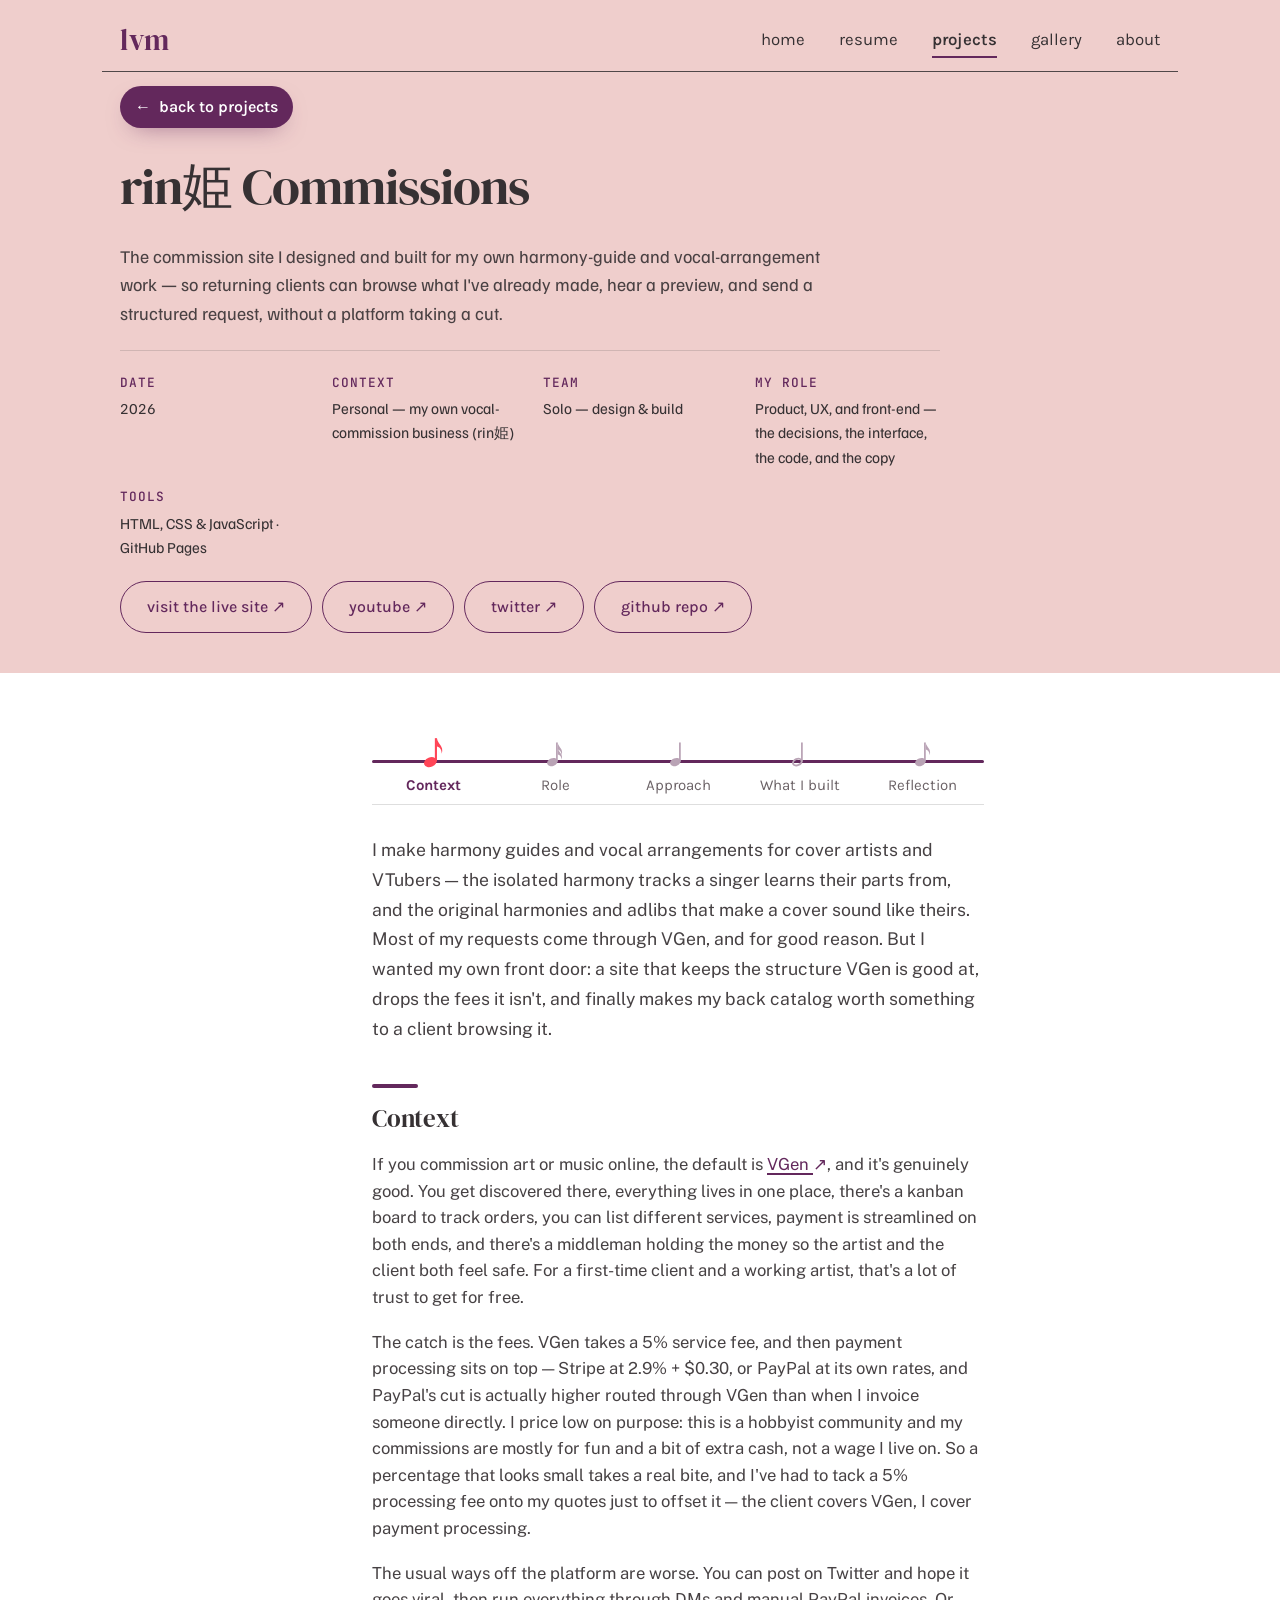
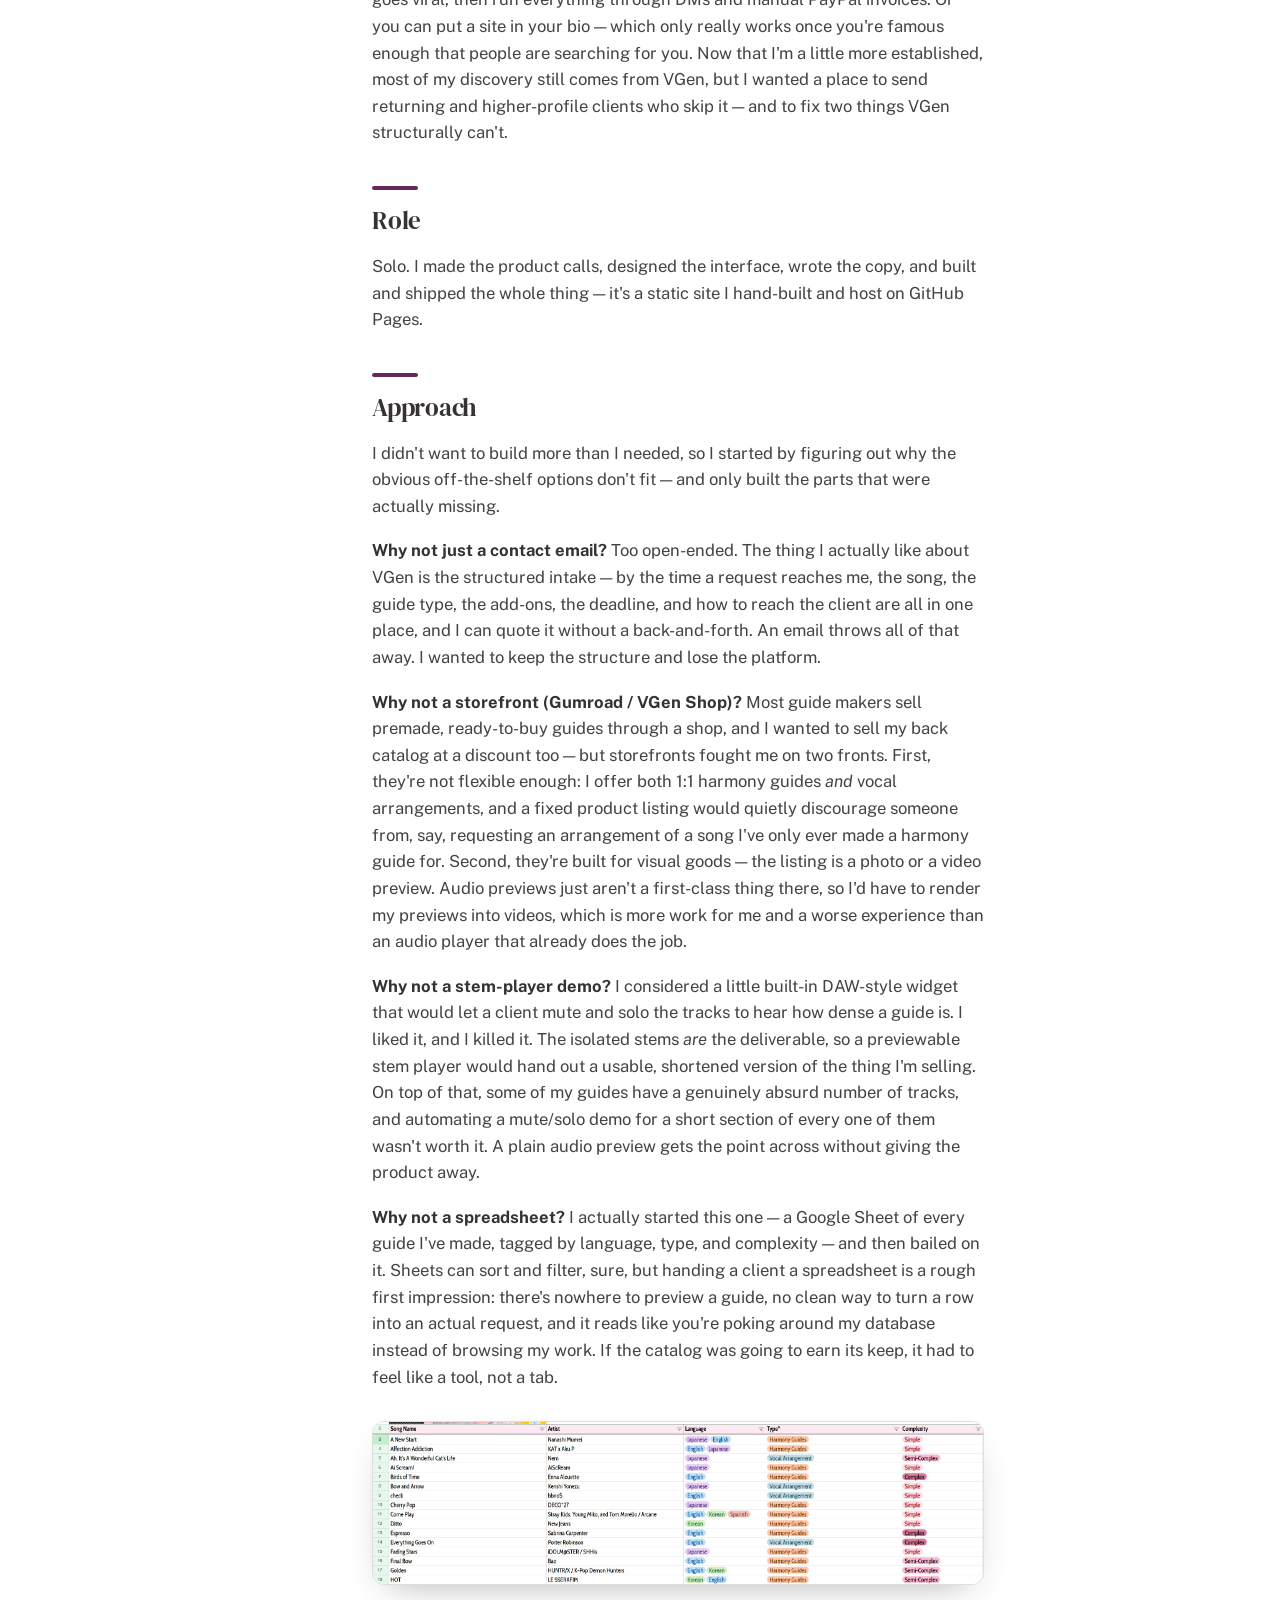
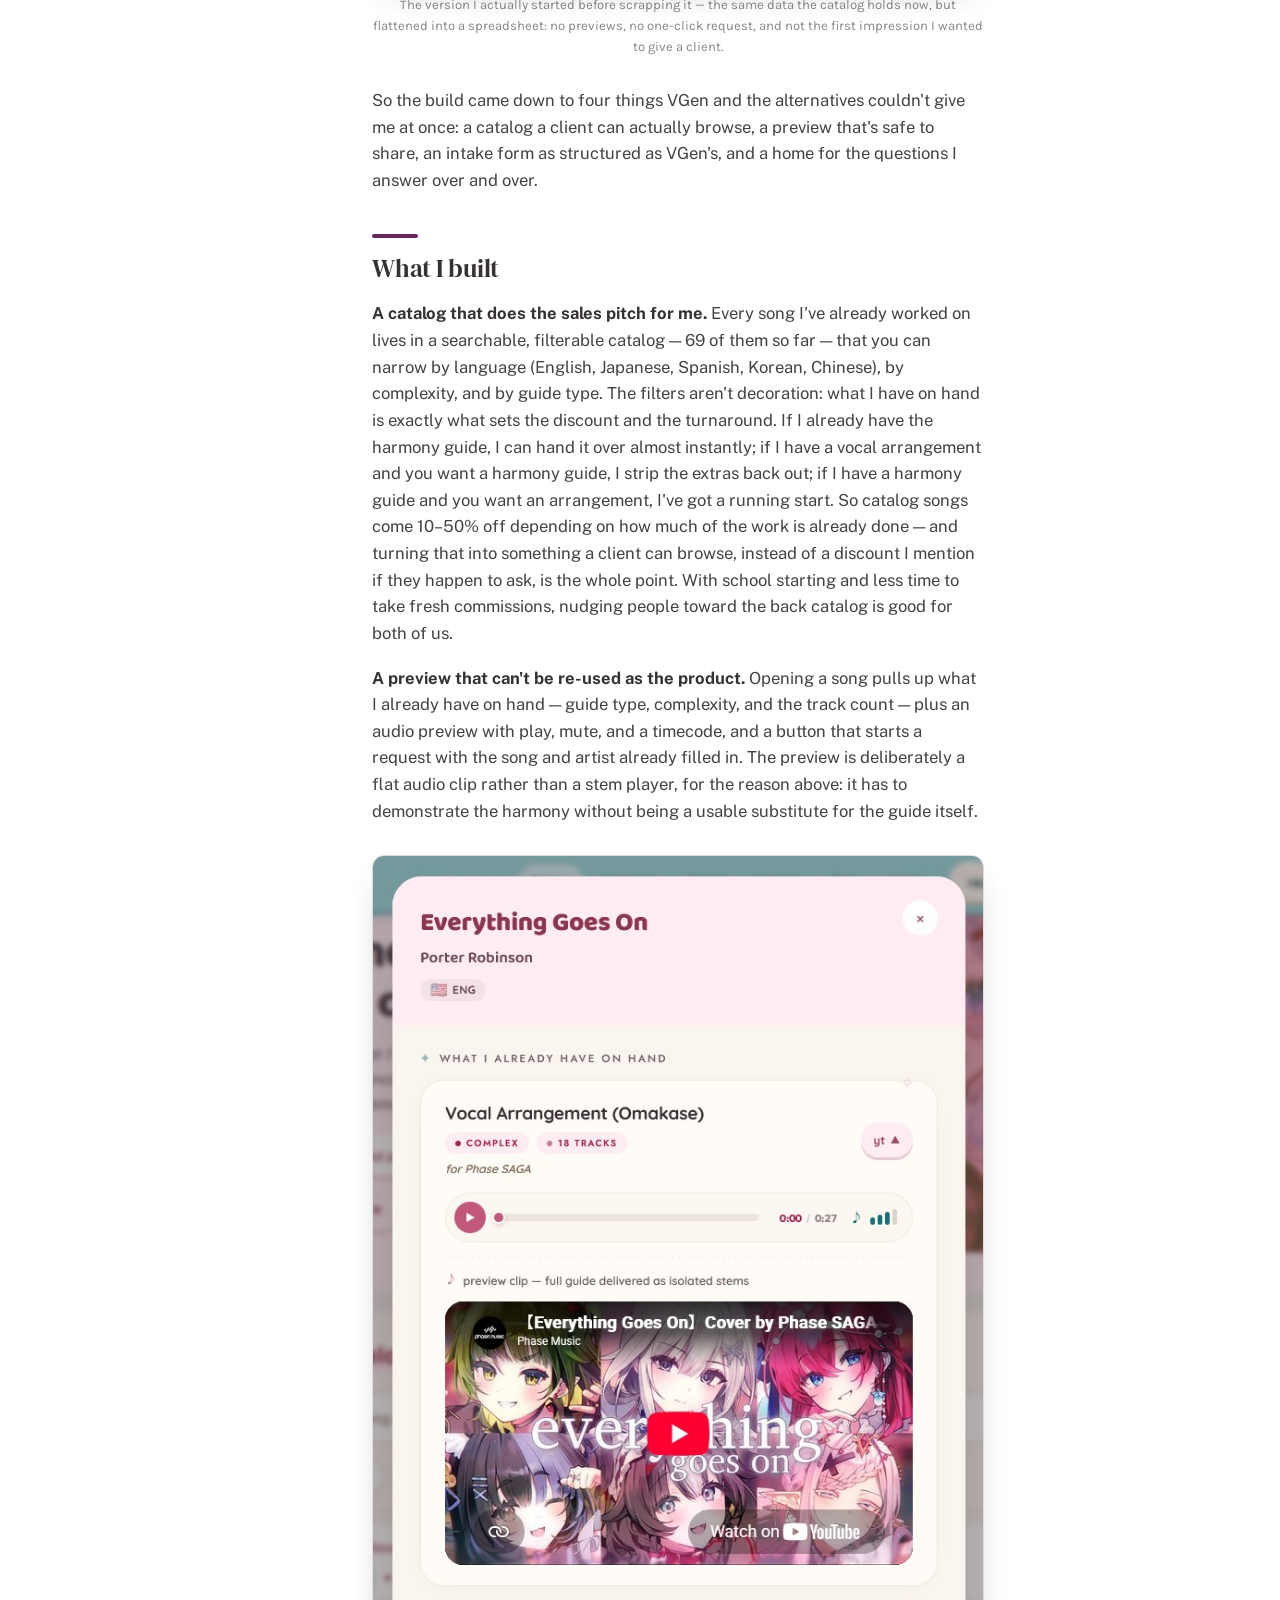
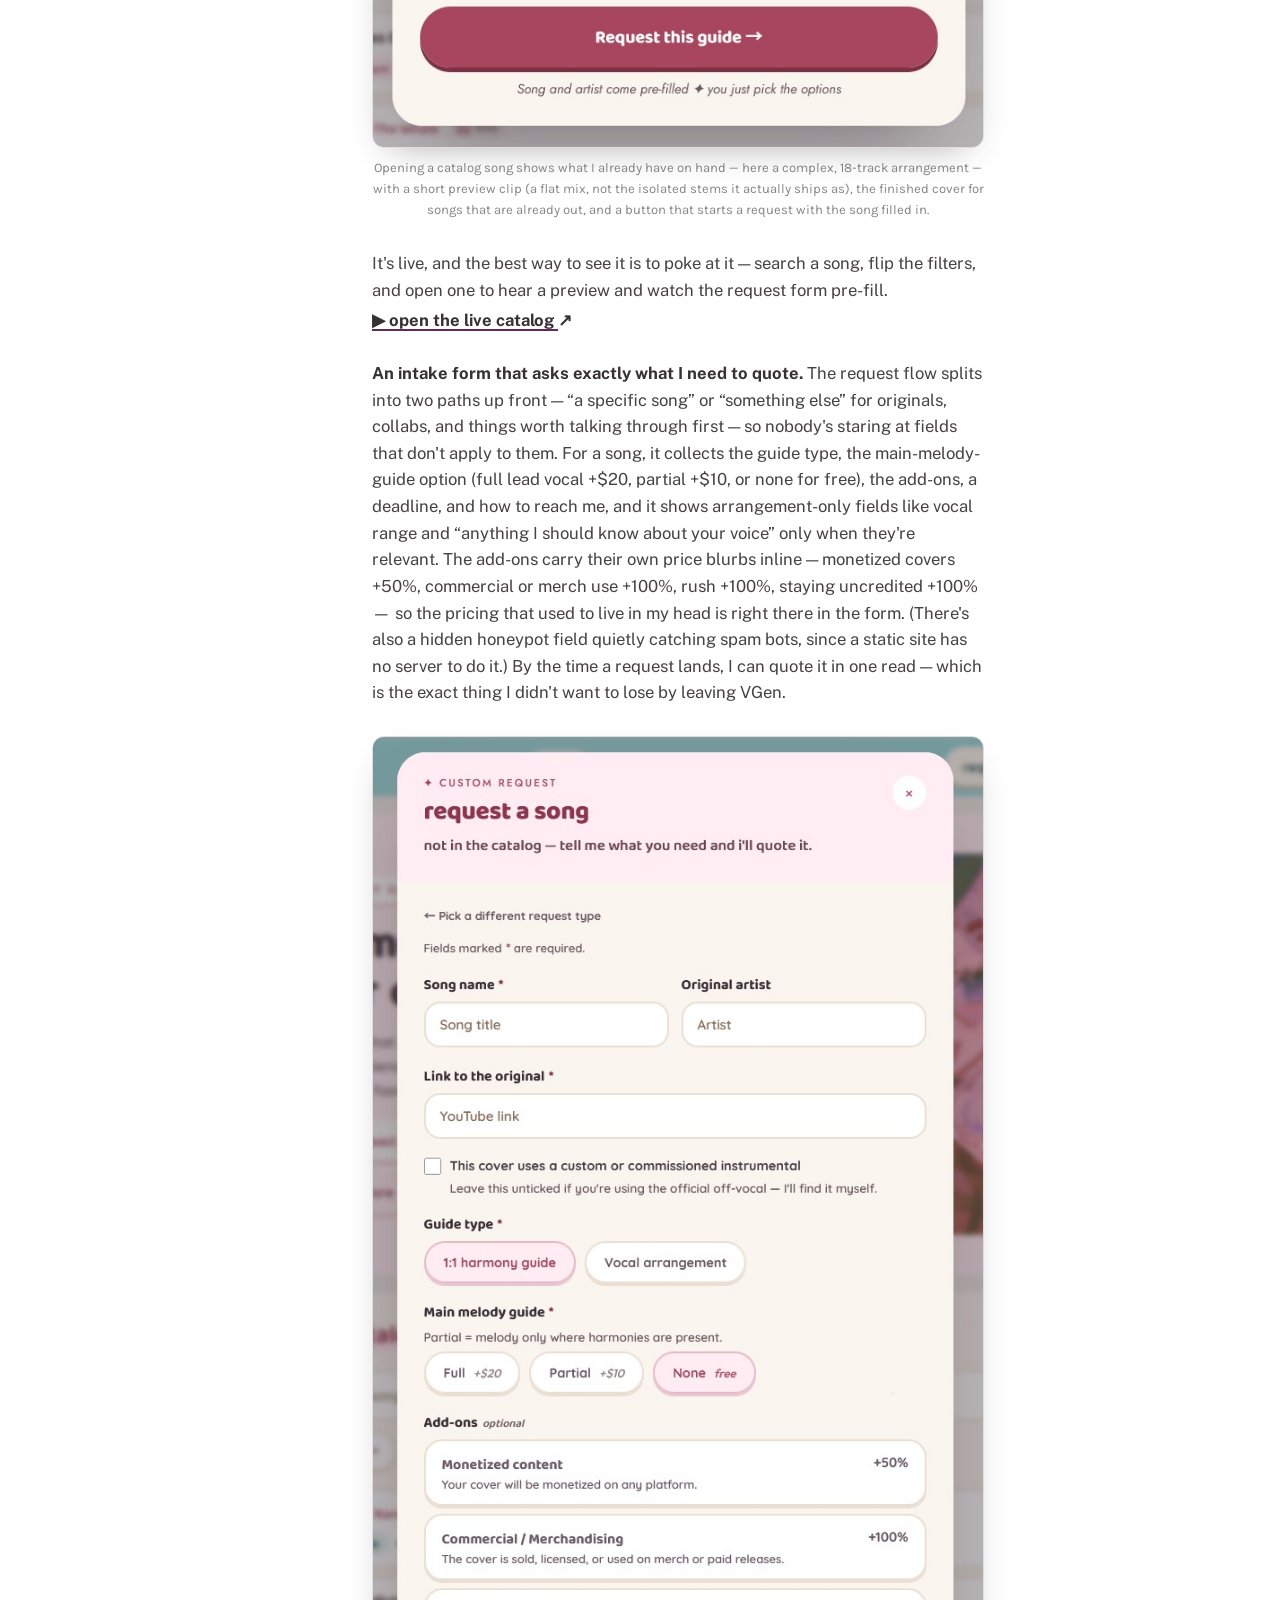
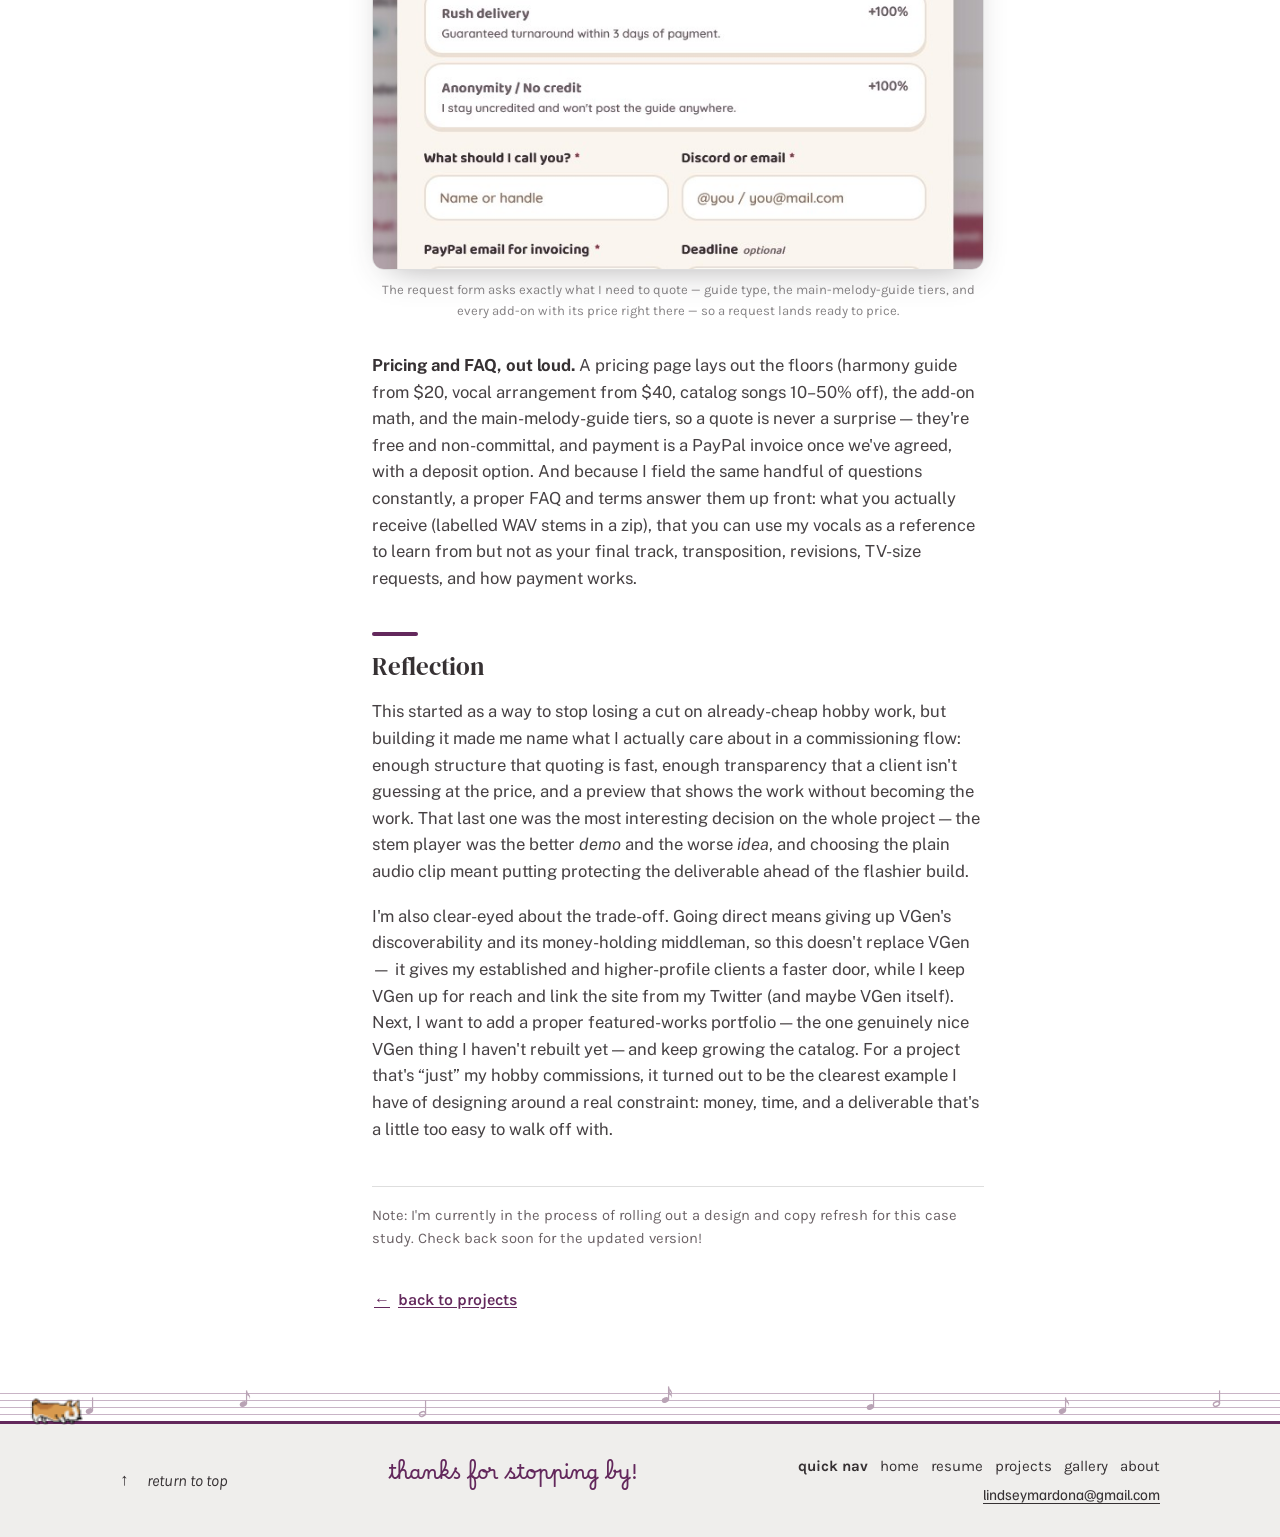
<file: commissions.html>
<!DOCTYPE html>
<html lang="en">
<head>
  <meta charset="UTF-8" />
  <meta name="viewport" content="width=device-width, initial-scale=1.0" />
  <title>rin姫 Commissions — Lindsey Mardona</title>
  <meta name="description" content="Case study: a self-serve commission site for harmony guides and vocal arrangements — a filterable song catalog with audio previews, a structured intake form, and direct invoicing off VGen." />
  <link rel="canonical" href="https://lindseymardona.com/commissions.html" />
  <link rel="icon" href="favicon.svg" type="image/svg+xml" />
  <link rel="preconnect" href="https://fonts.googleapis.com" />
  <link rel="preconnect" href="https://fonts.gstatic.com" crossorigin />
  <link href="https://fonts.googleapis.com/css2?family=Borel&display=swap" rel="stylesheet" />
  <link id="lm-fonts" rel="stylesheet" href="https://fonts.googleapis.com/css2?family=DM+Serif+Display:ital@0;1&family=Familjen+Grotesk:wght@400;500;600;700&family=Karla:ital,wght@0,400;0,500;0,600;0,700;1,500&family=Public+Sans:wght@400;500;600;700&family=JetBrains+Mono:wght@400;500&display=swap" />
  <script>document.documentElement.classList.add('js');</script>
  <link rel="stylesheet" href="styles.css" />
</head>
<body id="top">
  <a class="skip-link" href="#main">skip to content</a>

  <nav class="nav" aria-label="Primary">
    <div class="wrap">
      <div class="nav-inner">
        <a href="index.html">home</a>
        <a href="resume.html">resume</a>
        <a href="projects.html" aria-current="page">projects</a>
        <a href="gallery.html">gallery</a>
        <a href="about.html">about</a>
      </div>
    </div>
    <div class="nav-rule" role="presentation"></div>
  </nav>

  <main id="main">
    <div class="cs-backbar">
      <div class="wrap"><a class="cs-back" href="projects.html"><span aria-hidden="true">←</span> back to projects</a></div>
    </div>
    <header class="cs-hero">
      <div class="wrap">
        <h1><span class="h-print">rin姫 Commissions</span></h1>
        <p class="cs-tagline">The commission site I designed and built for my own harmony-guide and vocal-arrangement work — so returning clients can browse what I've already made, hear a preview, and send a structured request, without a platform taking a cut.</p>
        <div class="cs-meta">
          <div><div class="k">Date</div><div class="v">2026</div></div>
          <div><div class="k">Context</div><div class="v">Personal — my own vocal-commission business (rin姫)</div></div>
          <div><div class="k">Team</div><div class="v">Solo — design &amp; build</div></div>
          <div><div class="k">My role</div><div class="v">Product, UX, and front-end — the decisions, the interface, the code, and the copy</div></div>
          <div><div class="k">Tools</div><div class="v">HTML, CSS &amp; JavaScript · GitHub Pages</div></div>
        </div>
        <div class="cs-hero-links">
          <a class="pill ghost" href="https://rinhimee.github.io/commissions/" target="_blank" rel="noopener">visit the live site ↗</a>
          <a class="pill ghost" href="https://www.youtube.com/@rinhimee" target="_blank" rel="noopener">youtube ↗</a>
          <a class="pill ghost" href="https://twitter.com/rinhimeee" target="_blank" rel="noopener">twitter ↗</a>
          <a class="pill ghost" href="https://github.com/rinhimee/commissions" target="_blank" rel="noopener">github repo ↗</a>
        </div>
      </div>
    </header>

    <article class="cs-body">
      <div class="wrap">
        <div class="cs-layout">
          <nav class="cs-rail" aria-label="Case study sections">
            <a href="#context">Context</a>
            <a href="#role">Role</a>
            <a href="#approach">Approach</a>
            <a href="#build">What I built</a>
            <a href="#reflection">Reflection</a>
          </nav>
          <div class="cs-read">
            <p style="font-size:1.1rem;line-height:1.7;margin-top:0;">I make harmony guides and vocal arrangements for cover artists and VTubers — the isolated harmony tracks a singer learns their parts from, and the original harmonies and adlibs that make a cover sound like theirs. Most of my requests come through VGen, and for good reason. But I wanted my own front door: a site that keeps the structure VGen is good at, drops the fees it isn't, and finally makes my back catalog worth something to a client browsing it.</p>

            <h2 id="context">Context</h2>
            <p>If you commission art or music online, the default is <a href="https://vgen.co/" target="_blank" rel="noopener">VGen</a>, and it's genuinely good. You get discovered there, everything lives in one place, there's a kanban board to track orders, you can list different services, payment is streamlined on both ends, and there's a middleman holding the money so the artist and the client both feel safe. For a first-time client and a working artist, that's a lot of trust to get for free.</p>
            <p>The catch is the fees. VGen takes a 5% service fee, and then payment processing sits on top — Stripe at 2.9% + $0.30, or PayPal at its own rates, and PayPal's cut is actually higher routed through VGen than when I invoice someone directly. I price low on purpose: this is a hobbyist community and my commissions are mostly for fun and a bit of extra cash, not a wage I live on. So a percentage that looks small takes a real bite, and I've had to tack a 5% processing fee onto my quotes just to offset it — the client covers VGen, I cover payment processing.</p>
            <p>The usual ways off the platform are worse. You can post on Twitter and hope it goes viral, then run everything through DMs and manual PayPal invoices. Or you can put a site in your bio — which only really works once you're famous enough that people are searching for you. Now that I'm a little more established, most of my discovery still comes from VGen, but I wanted a place to send returning and higher-profile clients who skip it — and to fix two things VGen structurally can't.</p>

            <h2 id="role">Role</h2>
            <p>Solo. I made the product calls, designed the interface, wrote the copy, and built and shipped the whole thing — it's a static site I hand-built and host on GitHub Pages.</p>

            <h2 id="approach">Approach</h2>
            <p>I didn't want to build more than I needed, so I started by figuring out why the obvious off-the-shelf options don't fit — and only built the parts that were actually missing.</p>
            <p><strong>Why not just a contact email?</strong> Too open-ended. The thing I actually like about VGen is the structured intake — by the time a request reaches me, the song, the guide type, the add-ons, the deadline, and how to reach the client are all in one place, and I can quote it without a back-and-forth. An email throws all of that away. I wanted to keep the structure and lose the platform.</p>
            <p><strong>Why not a storefront (Gumroad / VGen Shop)?</strong> Most guide makers sell premade, ready-to-buy guides through a shop, and I wanted to sell my back catalog at a discount too — but storefronts fought me on two fronts. First, they're not flexible enough: I offer both 1:1 harmony guides <em>and</em> vocal arrangements, and a fixed product listing would quietly discourage someone from, say, requesting an arrangement of a song I've only ever made a harmony guide for. Second, they're built for visual goods — the listing is a photo or a video preview. Audio previews just aren't a first-class thing there, so I'd have to render my previews into videos, which is more work for me and a worse experience than an audio player that already does the job.</p>
            <p><strong>Why not a stem-player demo?</strong> I considered a little built-in DAW-style widget that would let a client mute and solo the tracks to hear how dense a guide is. I liked it, and I killed it. The isolated stems <em>are</em> the deliverable, so a previewable stem player would hand out a usable, shortened version of the thing I'm selling. On top of that, some of my guides have a genuinely absurd number of tracks, and automating a mute/solo demo for a short section of every one of them wasn't worth it. A plain audio preview gets the point across without giving the product away.</p>
            <p><strong>Why not a spreadsheet?</strong> I actually started this one — a Google Sheet of every guide I've made, tagged by language, type, and complexity — and then bailed on it. Sheets can sort and filter, sure, but handing a client a spreadsheet is a rough first impression: there's nowhere to preview a guide, no clean way to turn a row into an actual request, and it reads like you're poking around my database instead of browsing my work. If the catalog was going to earn its keep, it had to feel like a tool, not a tab.</p>

            <figure>
              <img src="assets/comm-sheet.jpg" alt="The abandoned Google Sheet — a plain table of songs with columns for song name, artist, language, type, and complexity, and colored tags in each cell" loading="lazy" />
              <figcaption>The version I actually started before scrapping it — the same data the catalog holds now, but flattened into a spreadsheet: no previews, no one-click request, and not the first impression I wanted to give a client.</figcaption>
            </figure>
            <p>So the build came down to four things VGen and the alternatives couldn't give me at once: a catalog a client can actually browse, a preview that's safe to share, an intake form as structured as VGen's, and a home for the questions I answer over and over.</p>

            <h2 id="build">What I built</h2>
            <p><strong>A catalog that does the sales pitch for me.</strong> Every song I've already worked on lives in a searchable, filterable catalog — 69 of them so far — that you can narrow by language (English, Japanese, Spanish, Korean, Chinese), by complexity, and by guide type. The filters aren't decoration: what I have on hand is exactly what sets the discount and the turnaround. If I already have the harmony guide, I can hand it over almost instantly; if I have a vocal arrangement and you want a harmony guide, I strip the extras back out; if I have a harmony guide and you want an arrangement, I've got a running start. So catalog songs come 10–50% off depending on how much of the work is already done — and turning that into something a client can browse, instead of a discount I mention if they happen to ask, is the whole point. With school starting and less time to take fresh commissions, nudging people toward the back catalog is good for both of us.</p>
            <p><strong>A preview that can't be re-used as the product.</strong> Opening a song pulls up what I already have on hand — guide type, complexity, and the track count — plus an audio preview with play, mute, and a timecode, and a button that starts a request with the song and artist already filled in. The preview is deliberately a flat audio clip rather than a stem player, for the reason above: it has to demonstrate the harmony without being a usable substitute for the guide itself.</p>

            <figure>
              <img src="assets/comm-modal.jpg" alt="The song modal for “Everything Goes On”: what's on hand — a complex, 18-track vocal arrangement — a short audio preview clip noting the full guide ships as isolated stems, an embed of the finished cover, and a “request this guide” button" loading="lazy" />
              <figcaption>Opening a catalog song shows what I already have on hand — here a complex, 18-track arrangement — with a short preview clip (a flat mix, not the isolated stems it actually ships as), the finished cover for songs that are already out, and a button that starts a request with the song filled in.</figcaption>
            </figure>

            <p style="margin:22px 0 4px;">It's live, and the best way to see it is to poke at it — search a song, flip the filters, and open one to hear a preview and watch the request form pre-fill.</p>
            <p style="margin:0 0 26px;"><a href="https://rinhimee.github.io/commissions/#catalog" target="_blank" rel="noopener"><strong>▶ open the live catalog ↗</strong></a></p>

            <p><strong>An intake form that asks exactly what I need to quote.</strong> The request flow splits into two paths up front — “a specific song” or “something else” for originals, collabs, and things worth talking through first — so nobody's staring at fields that don't apply to them. For a song, it collects the guide type, the main-melody-guide option (full lead vocal +$20, partial +$10, or none for free), the add-ons, a deadline, and how to reach me, and it shows arrangement-only fields like vocal range and “anything I should know about your voice” only when they're relevant. The add-ons carry their own price blurbs inline — monetized covers +50%, commercial or merch use +100%, rush +100%, staying uncredited +100% — so the pricing that used to live in my head is right there in the form. (There's also a hidden honeypot field quietly catching spam bots, since a static site has no server to do it.) By the time a request lands, I can quote it in one read — which is the exact thing I didn't want to lose by leaving VGen.</p>

            <figure>
              <img src="assets/comm-form.jpg" alt="The custom-request form: song name, original artist, a link to the original with a checkbox for custom or commissioned instrumentals, guide type, the main-melody-guide tiers (full +$20, partial +$10, none free), the add-ons with their prices, and contact fields" loading="lazy" />
              <figcaption>The request form asks exactly what I need to quote — guide type, the main-melody-guide tiers, and every add-on with its price right there — so a request lands ready to price.</figcaption>
            </figure>
            <p><strong>Pricing and FAQ, out loud.</strong> A pricing page lays out the floors (harmony guide from $20, vocal arrangement from $40, catalog songs 10–50% off), the add-on math, and the main-melody-guide tiers, so a quote is never a surprise — they're free and non-committal, and payment is a PayPal invoice once we've agreed, with a deposit option. And because I field the same handful of questions constantly, a proper FAQ and terms answer them up front: what you actually receive (labelled WAV stems in a zip), that you can use my vocals as a reference to learn from but not as your final track, transposition, revisions, TV-size requests, and how payment works.</p>

            <h2 id="reflection">Reflection</h2>
            <p>This started as a way to stop losing a cut on already-cheap hobby work, but building it made me name what I actually care about in a commissioning flow: enough structure that quoting is fast, enough transparency that a client isn't guessing at the price, and a preview that shows the work without becoming the work. That last one was the most interesting decision on the whole project — the stem player was the better <em>demo</em> and the worse <em>idea</em>, and choosing the plain audio clip meant putting protecting the deliverable ahead of the flashier build.</p>
            <p>I'm also clear-eyed about the trade-off. Going direct means giving up VGen's discoverability and its money-holding middleman, so this doesn't replace VGen — it gives my established and higher-profile clients a faster door, while I keep VGen up for reach and link the site from my Twitter (and maybe VGen itself). Next, I want to add a proper featured-works portfolio — the one genuinely nice VGen thing I haven't rebuilt yet — and keep growing the catalog. For a project that's “just” my hobby commissions, it turned out to be the clearest example I have of designing around a real constraint: money, time, and a deliverable that's a little too easy to walk off with.</p>

            <p class="cs-redesign-note">Note: I'm currently in the process of rolling out a design and copy refresh for this case study. Check back soon for the updated version!</p>

            <div style="margin-top:36px;">
              <a class="cs-outro-back" href="projects.html"><span class="bk" aria-hidden="true">←</span> back to projects</a>
            </div>
          </div>
        </div>
      </div>
    </article>
  </main>

  <footer>
    <div class="wrap foot">
      <a class="to-top" href="#top"><span class="up" aria-hidden="true">↑</span> return to top</a>
      <div class="quick">
        <span class="label">quick nav</span>
        <a href="index.html">home</a>
        <a href="resume.html">resume</a>
        <a href="projects.html">projects</a>
        <a href="gallery.html">gallery</a>
        <a href="about.html">about</a>
      </div>
    </div>
  </footer>

  <script src="script.js" defer></script>
</body>
</html>
</file>
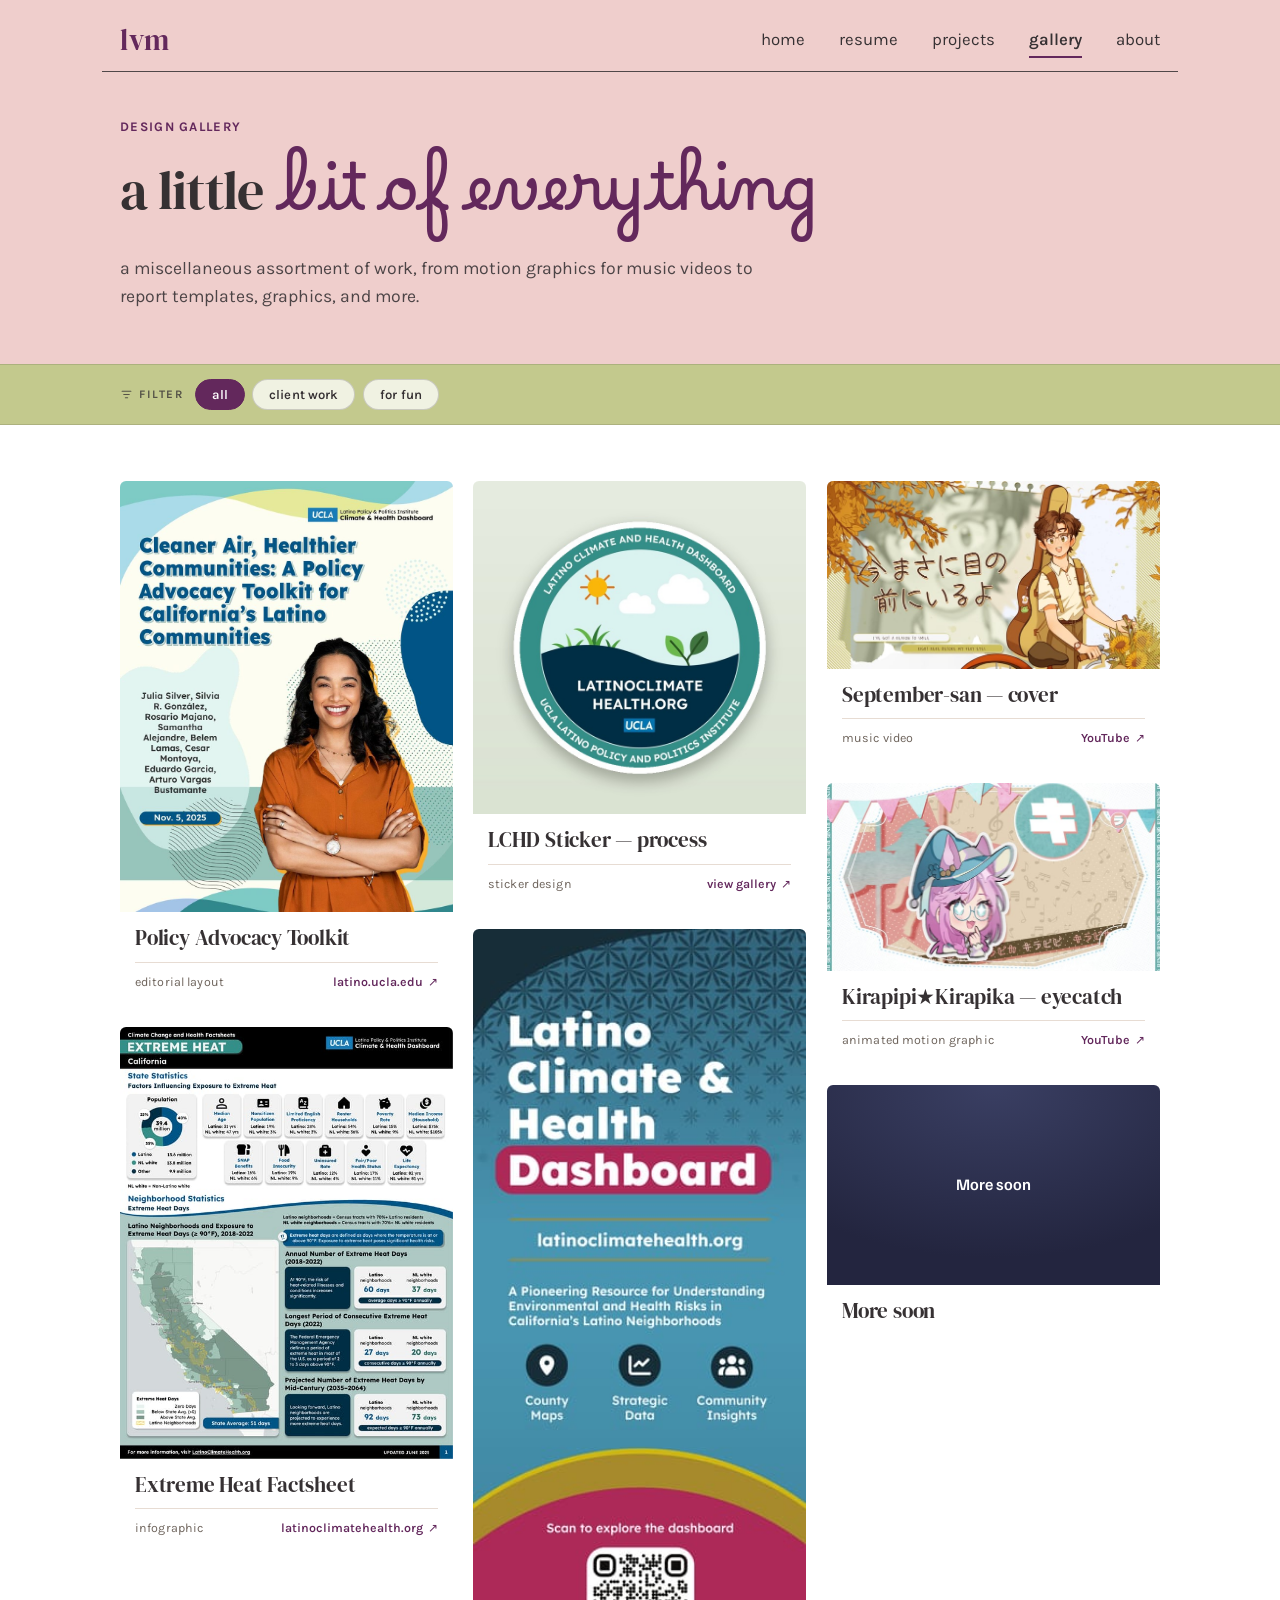
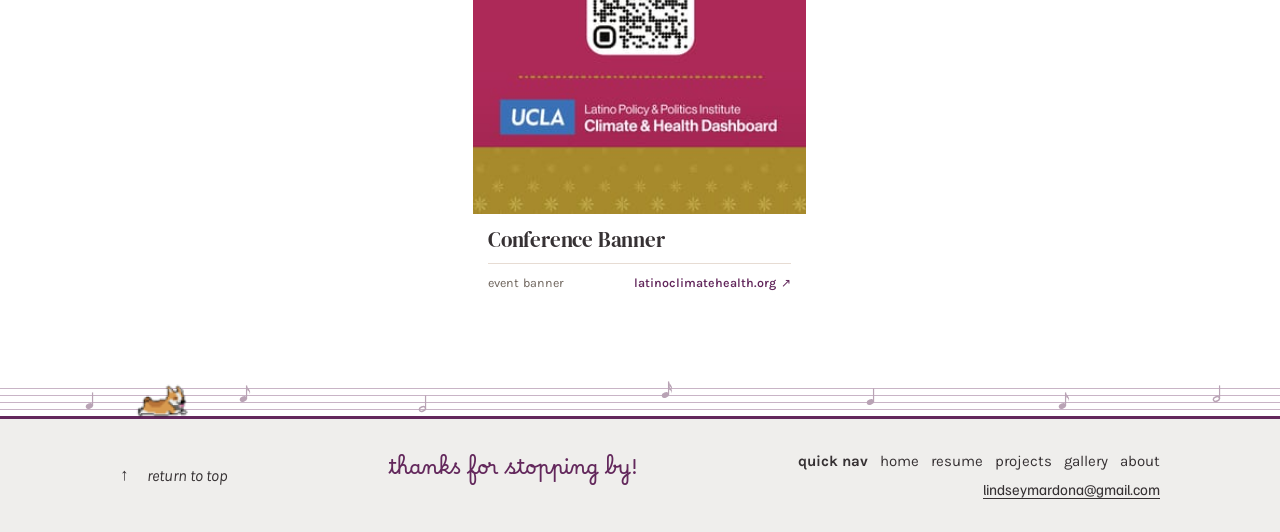
<file: gallery.html>
<!DOCTYPE html>
<html lang="en">
<head>
  <meta charset="UTF-8" />
  <meta name="viewport" content="width=device-width, initial-scale=1.0" />
  <title>Design Gallery — Lindsey Mardona</title>
  <meta name="description" content="A gallery of design work by Lindsey Mardona — music videos, report templates, banners, stickers, and motion graphics." />
  <link rel="canonical" href="https://lindseymardona.com/gallery.html" />
  <link rel="icon" href="favicon.svg" type="image/svg+xml" />
  <link rel="preconnect" href="https://fonts.googleapis.com" />
  <link rel="preconnect" href="https://fonts.gstatic.com" crossorigin />
  <link href="https://fonts.googleapis.com/css2?family=Borel&family=Inter:ital,wght@0,300;0,400;0,500;0,600;0,700;1,400;1,500;1,600&display=swap" rel="stylesheet" />
  <link id="lm-fonts" rel="stylesheet" href="https://fonts.googleapis.com/css2?family=DM+Serif+Display:ital@0;1&family=Familjen+Grotesk:wght@400;500;600;700&family=Karla:ital,wght@0,400;0,500;0,600;0,700;1,500&family=Public+Sans:wght@400;500;600;700&family=JetBrains+Mono:wght@400;500&display=swap" />
  <script>document.documentElement.classList.add('js');</script>
  <link rel="stylesheet" href="styles.css" />
</head>
<body id="top">
  <a class="skip-link" href="#main">skip to content</a>

  <nav class="nav" aria-label="Primary">
    <div class="wrap">
      <div class="nav-inner">
        <a href="index.html">home</a>
        <a href="resume.html">resume</a>
        <a href="projects.html">projects</a>
        <a href="gallery.html" aria-current="page">gallery</a>
        <a href="about.html">about</a>
      </div>
    </div>
    <div class="nav-rule" role="presentation"></div>
  </nav>

  <main id="main">
    <header class="page-hero">
      <div class="wrap">
        <p class="eyebrow">design gallery</p>
        <h1><span class="h-print">a little</span> <span class="script-accent">bit of everything</span></h1>
        <p class="lead">a miscellaneous assortment of work, from motion graphics for music videos to report templates, graphics, and more.</p>
      </div>
    </header>

    <div class="gal-filterbar" role="group" aria-label="Filter the gallery">
      <div class="wrap" data-reveal-group>
        <span class="gf-label reveal"><svg class="gf-ic" viewBox="0 0 24 24" fill="none" stroke="currentColor" stroke-width="2.2" stroke-linecap="round" stroke-linejoin="round" aria-hidden="true"><path d="M4 6h16M7 12h10M10 18h4"/></svg>filter</span>
        <button type="button" class="gal-chip reveal" data-filter="all" aria-pressed="true">all</button>
        <button type="button" class="gal-chip reveal" data-filter="client" aria-pressed="false">client work</button>
        <button type="button" class="gal-chip reveal" data-filter="motion" aria-pressed="false">for fun</button>
      </div>
    </div>

    <section class="section paper">
      <div class="wrap">
        <div class="masonry">
          <!-- LCHD Policy Advocacy Toolkit (external) -->
          <a class="tile reveal" data-cat="client" href="https://latino.ucla.edu/research/ca-air-pollution-policy-toolkit/" target="_blank" rel="noopener">
            <img class="tile-img" src="assets/gallery-toolkit.jpg" alt="Cover of Cleaner Air, Healthier Communities — a policy advocacy toolkit for California's Latino communities" loading="lazy" />
            <span class="tile-caption">
              <span class="t-title">Policy Advocacy Toolkit</span>
              <span class="tile-foot">
                <span class="t-kind">editorial layout</span>
                <span class="t-dest">latino.ucla.edu <span class="ext" aria-hidden="true">↗</span></span>
              </span>
            </span>
          </a>

          <!-- Extreme heat factsheet (external) -->
          <a class="tile reveal" data-cat="client" href="https://latinoclimatehealth.org/" target="_blank" rel="noopener">
            <img class="tile-img" src="assets/gallery-factsheet.jpg" alt="California statewide extreme heat factsheet" loading="lazy" />
            <span class="tile-caption">
              <span class="t-title">Extreme Heat Factsheet</span>
              <span class="tile-foot">
                <span class="t-kind">infographic</span>
                <span class="t-dest">latinoclimatehealth.org <span class="ext" aria-hidden="true">↗</span></span>
              </span>
            </span>
          </a>

          <!-- LCHD sticker process (opens lightbox carousel) -->
          <a class="tile reveal" data-cat="client" href="#" role="button"
             data-lightbox='["assets/sticker-1.jpg","assets/sticker-2.jpg","assets/sticker-3.jpg","assets/sticker-4.jpg","assets/sticker-final.jpg"]'
             data-captions='["First concepts — badge, seal, and pattern directions","More directions — cuter, less formal, a die-cut idea","Refining the badge — bottom text and UCLA variations","The final sticker set","The finished badge"]'>
            <img class="tile-img" src="assets/sticker-final.jpg" alt="Final Latino Climate & Health Dashboard badge sticker" loading="lazy" />
            <span class="tile-caption">
              <span class="t-title">LCHD Sticker — process</span>
              <span class="tile-foot">
                <span class="t-kind">sticker design</span>
                <span class="t-dest">view gallery <span class="ext" aria-hidden="true">↗</span></span>
              </span>
            </span>
          </a>

          <!-- Conference banner (external) -->
          <a class="tile reveal" data-cat="client" href="https://latinoclimatehealth.org/" target="_blank" rel="noopener">
            <img class="tile-img" src="assets/gallery-banner.jpg" alt="Latino Climate & Health Dashboard vertical conference banner" loading="lazy" />
            <span class="tile-caption">
              <span class="t-title">Conference Banner</span>
              <span class="tile-foot">
                <span class="t-kind">event banner</span>
                <span class="t-dest">latinoclimatehealth.org <span class="ext" aria-hidden="true">↗</span></span>
              </span>
            </span>
          </a>

          <!-- September-san music video (external) -->
          <a class="tile reveal" data-cat="motion" href="https://www.youtube.com/watch?v=fD5cIwFE9Zg" target="_blank" rel="noopener">
            <img class="tile-img" src="assets/gallery-musicvideo.jpg" alt="Still from the September-san cover music video" loading="lazy" />
            <span class="tile-caption">
              <span class="t-title">September-san — cover</span>
              <span class="tile-foot">
                <span class="t-kind">music video</span>
                <span class="t-dest">YouTube <span class="ext" aria-hidden="true">↗</span></span>
              </span>
            </span>
          </a>

          <!-- Kirapipi eyecatch (external, animated) -->
          <a class="tile reveal" data-cat="motion" href="https://www.youtube.com/watch?v=iggZSHn8AZU" target="_blank" rel="noopener">
            <video class="tile-img" autoplay muted loop playsinline poster="assets/gallery-eyecatch.jpg">
              <source src="assets/eyecatch.mp4" type="video/mp4" />
            </video>
            <span class="tile-caption">
              <span class="t-title">Kirapipi★Kirapika — eyecatch</span>
              <span class="tile-foot">
                <span class="t-kind">animated motion graphic</span>
                <span class="t-dest">YouTube <span class="ext" aria-hidden="true">↗</span></span>
              </span>
            </span>
          </a>

          <div class="tile reveal" data-cat="all">
            <span class="tile-ph" style="min-height:200px;">More soon</span>
            <span class="tile-caption">
              <span class="t-title">More soon</span>
            </span>
          </div>
        </div>
      </div>
    </section>
  </main>

  <footer>
    <div class="wrap foot">
      <a class="to-top" href="#top">
        <span class="circle" aria-hidden="true">
          <svg width="16" height="16" viewBox="0 0 24 24" fill="none" stroke="currentColor" stroke-width="2.2" stroke-linecap="round" stroke-linejoin="round"><path d="M12 19V5"/><path d="m5 12 7-7 7 7"/></svg>
        </span>
        return to top
      </a>
      <div class="quick">
        <span class="label">quick nav |</span>
        <a href="index.html">home</a>
        <a href="resume.html">resume</a>
        <a href="projects.html">projects</a>
        <a href="gallery.html">gallery</a>
        <a href="about.html">about</a>
      </div>
      <div class="foot-email">
        <a href="mailto:lindseymardona@gmail.com">lindseymardona@gmail.com</a>
      </div>
    </div>
  </footer>

  <script src="script.js" defer></script>
</body>
</html>
</file>
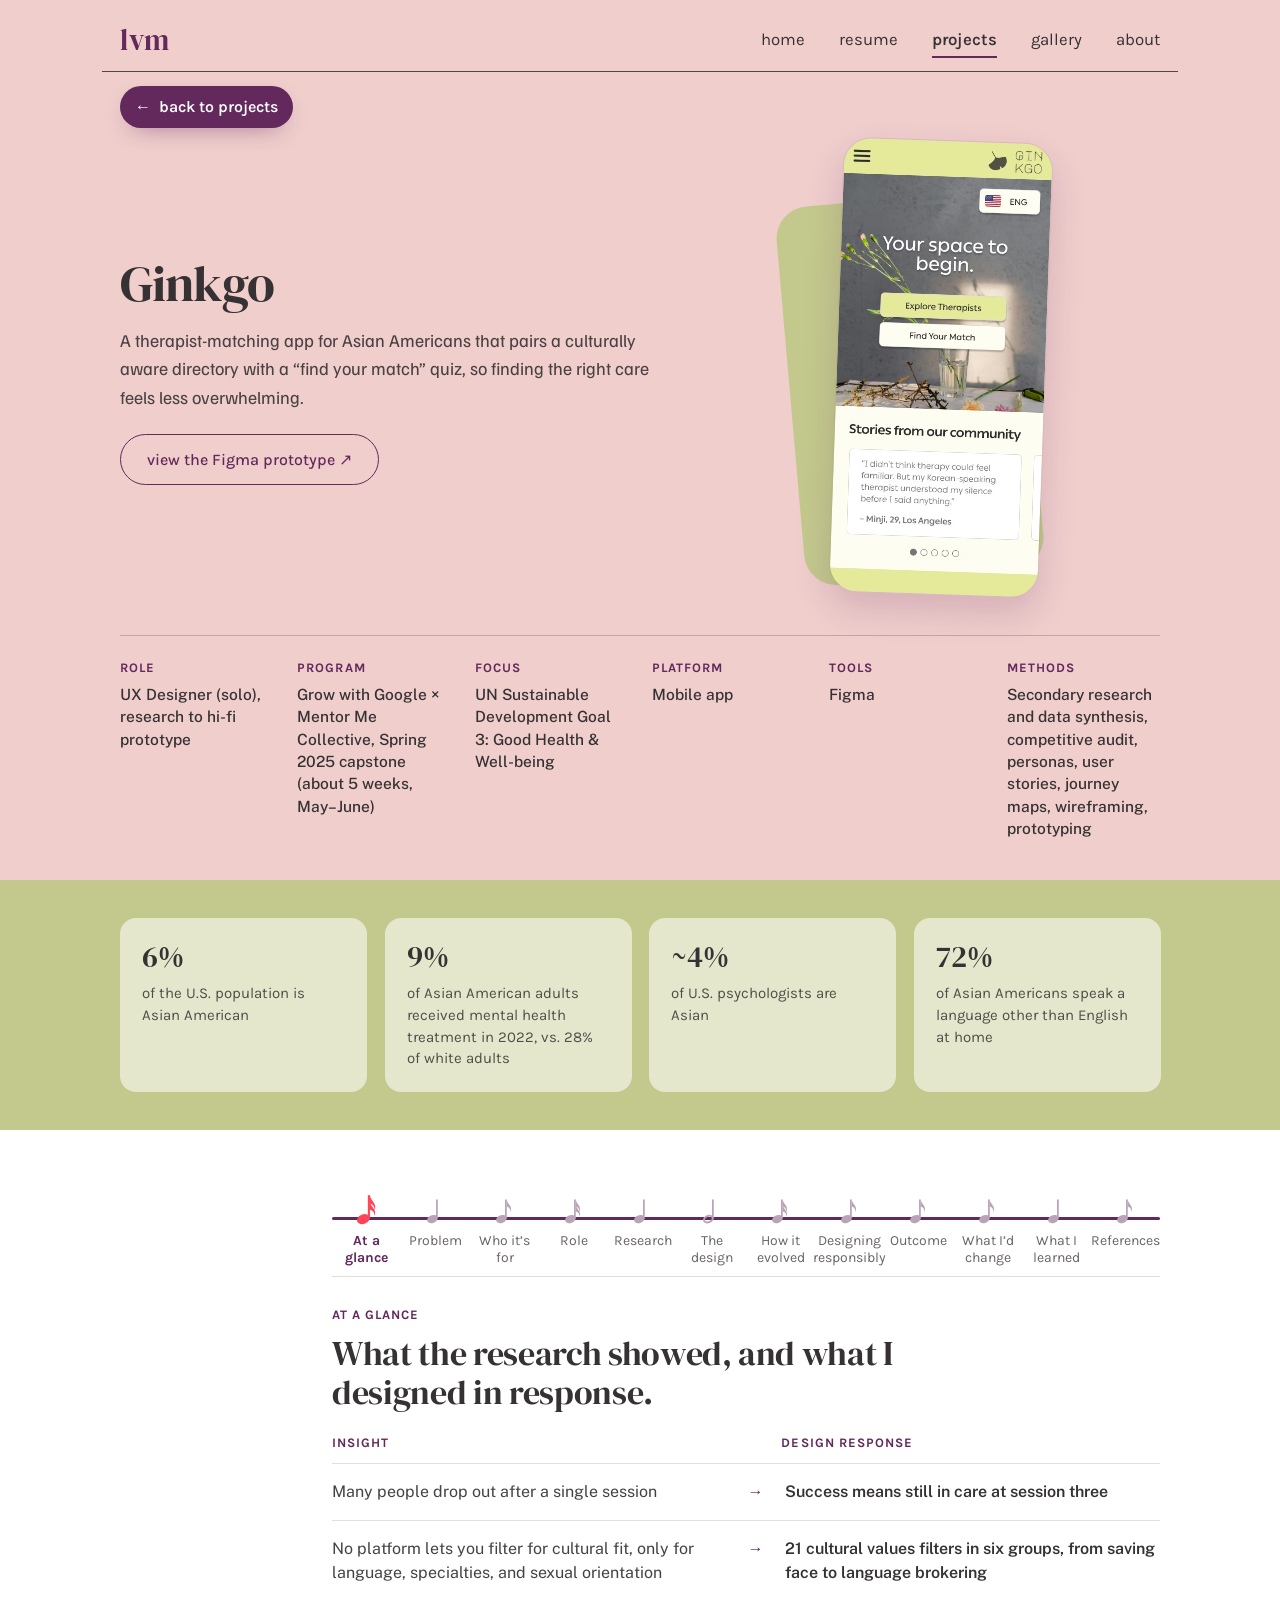
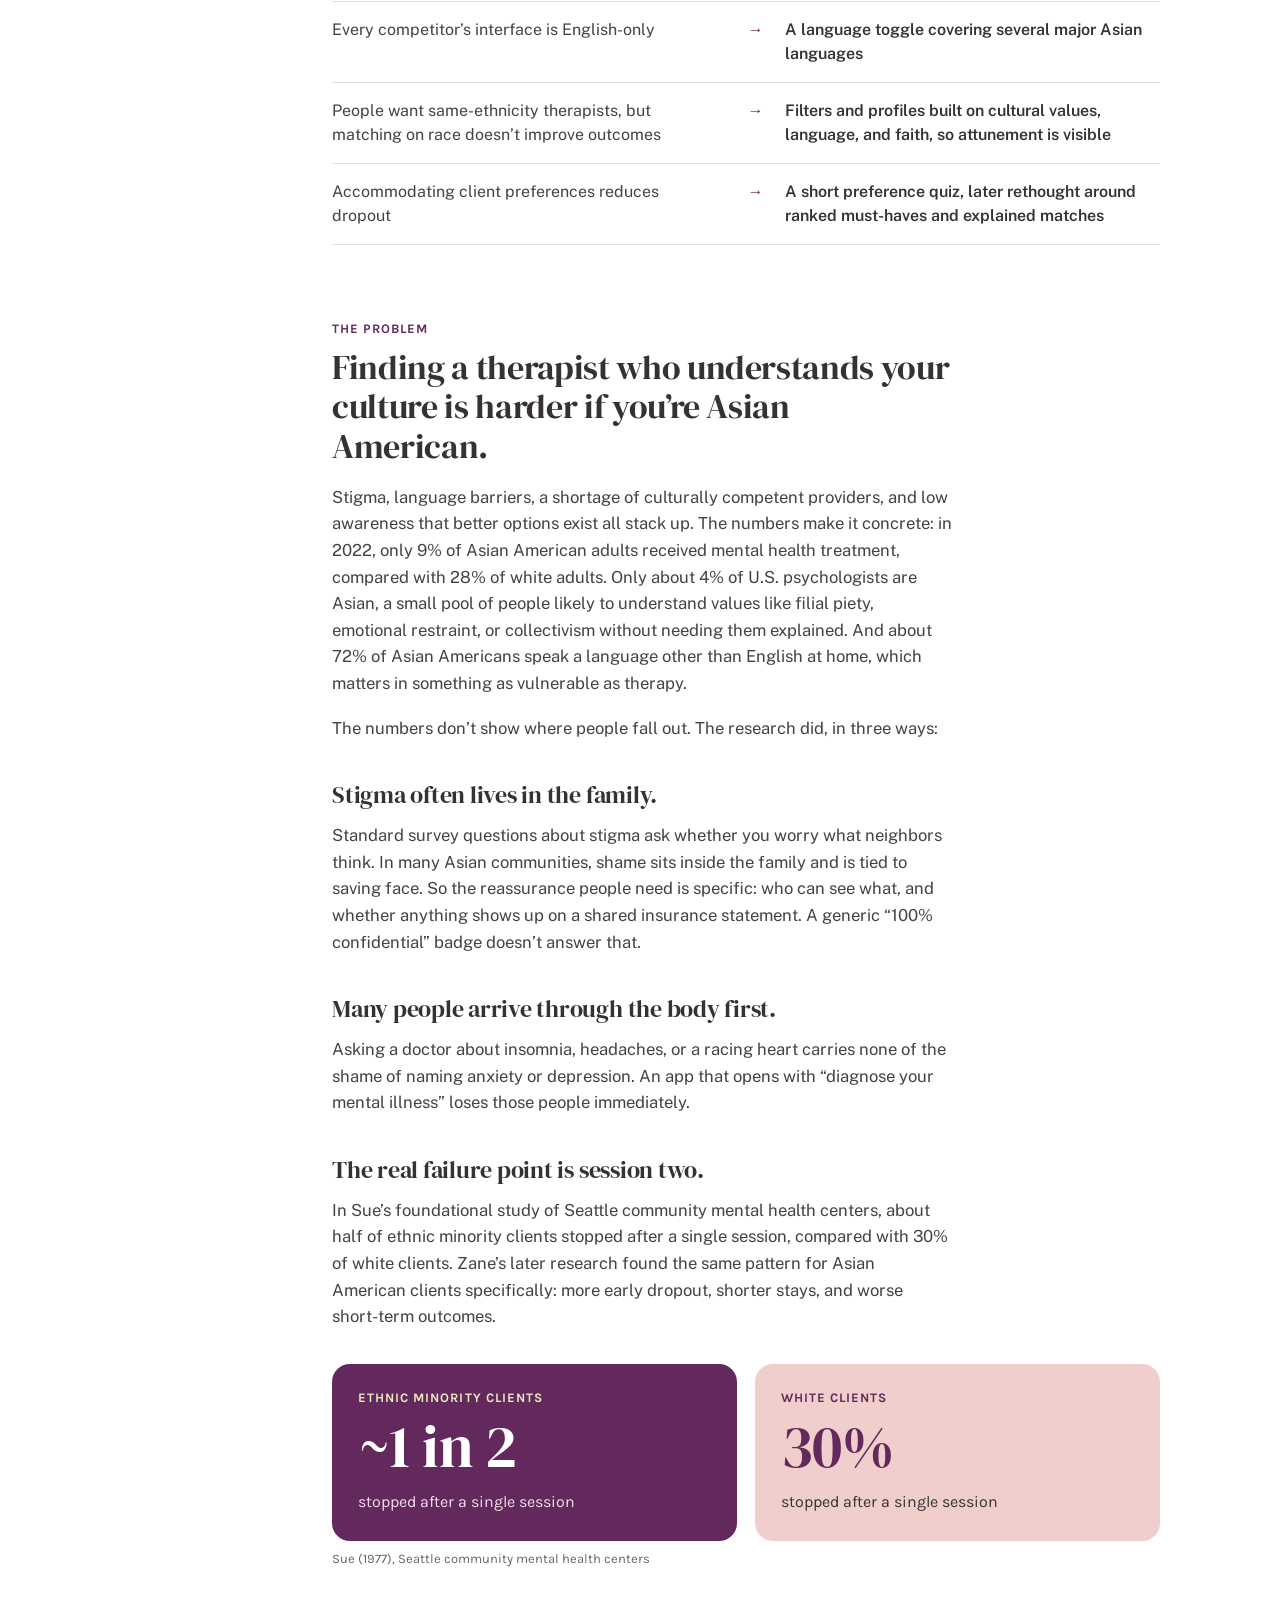
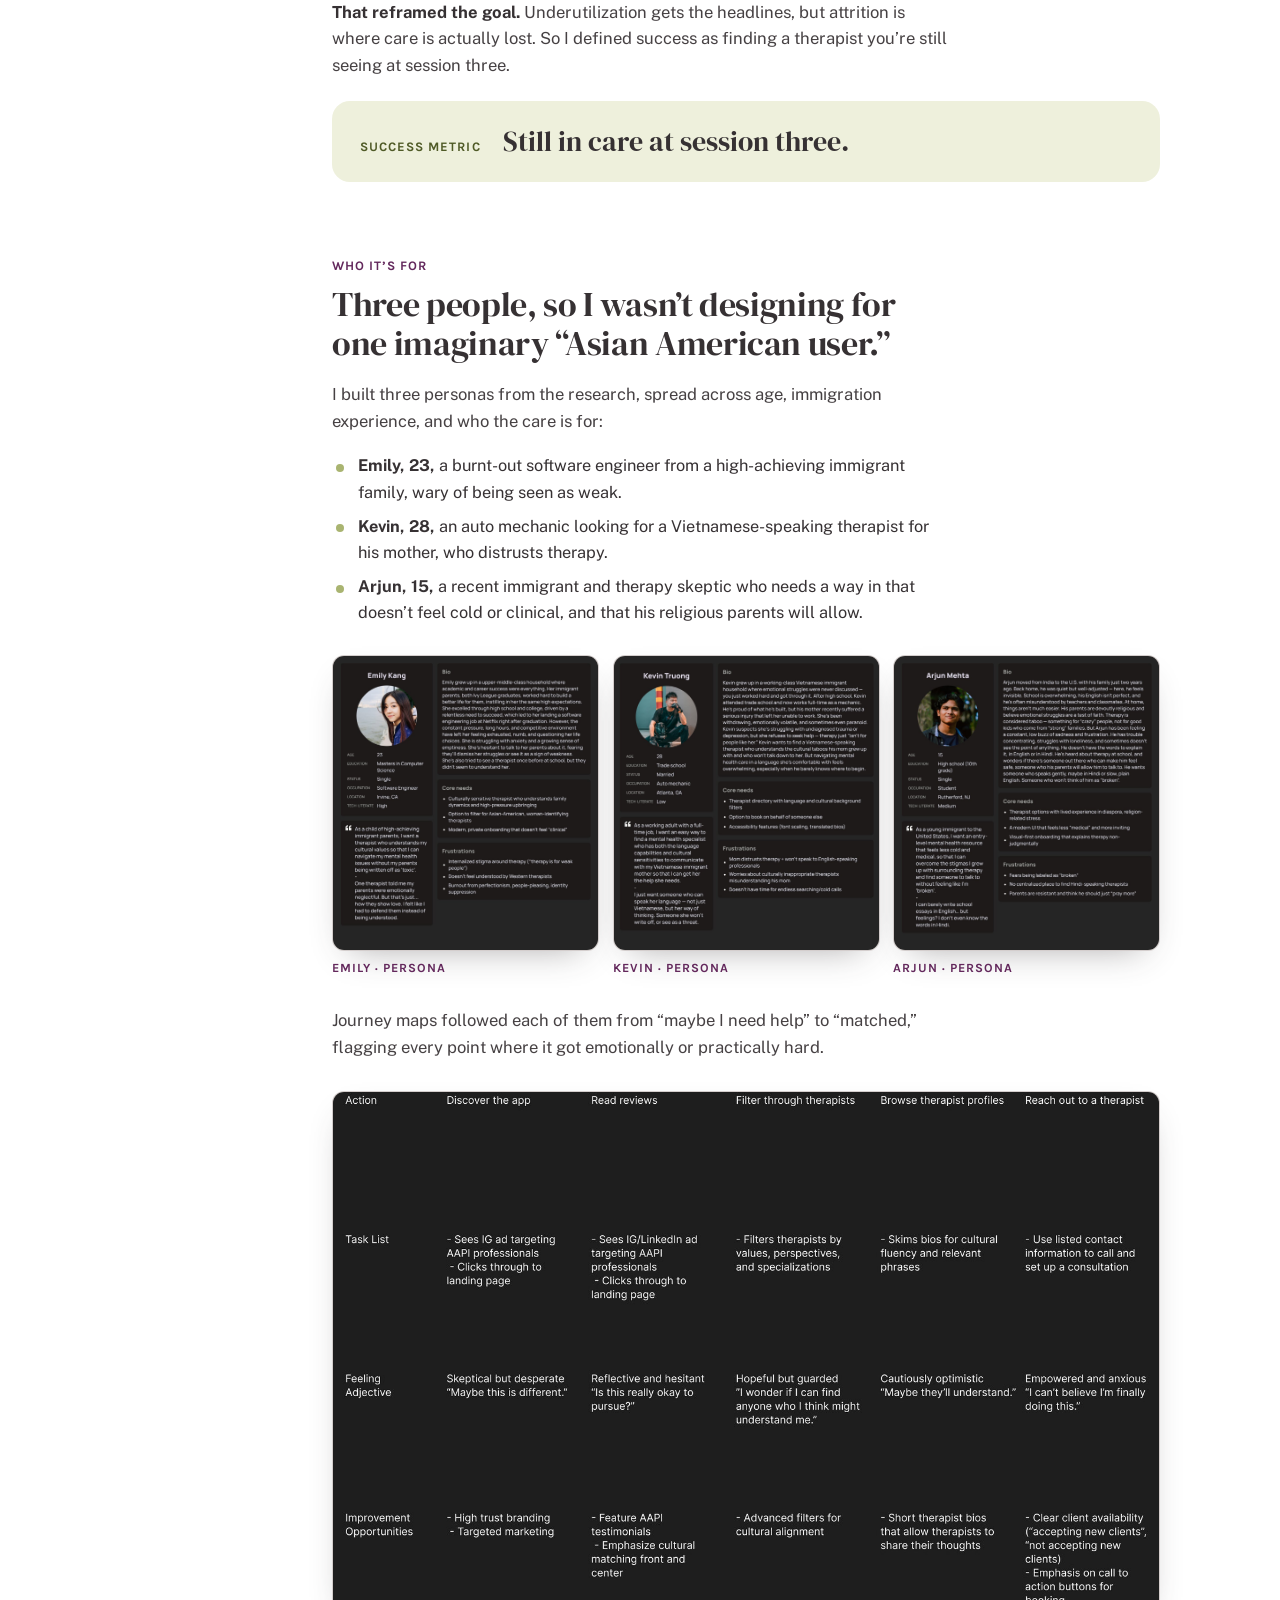
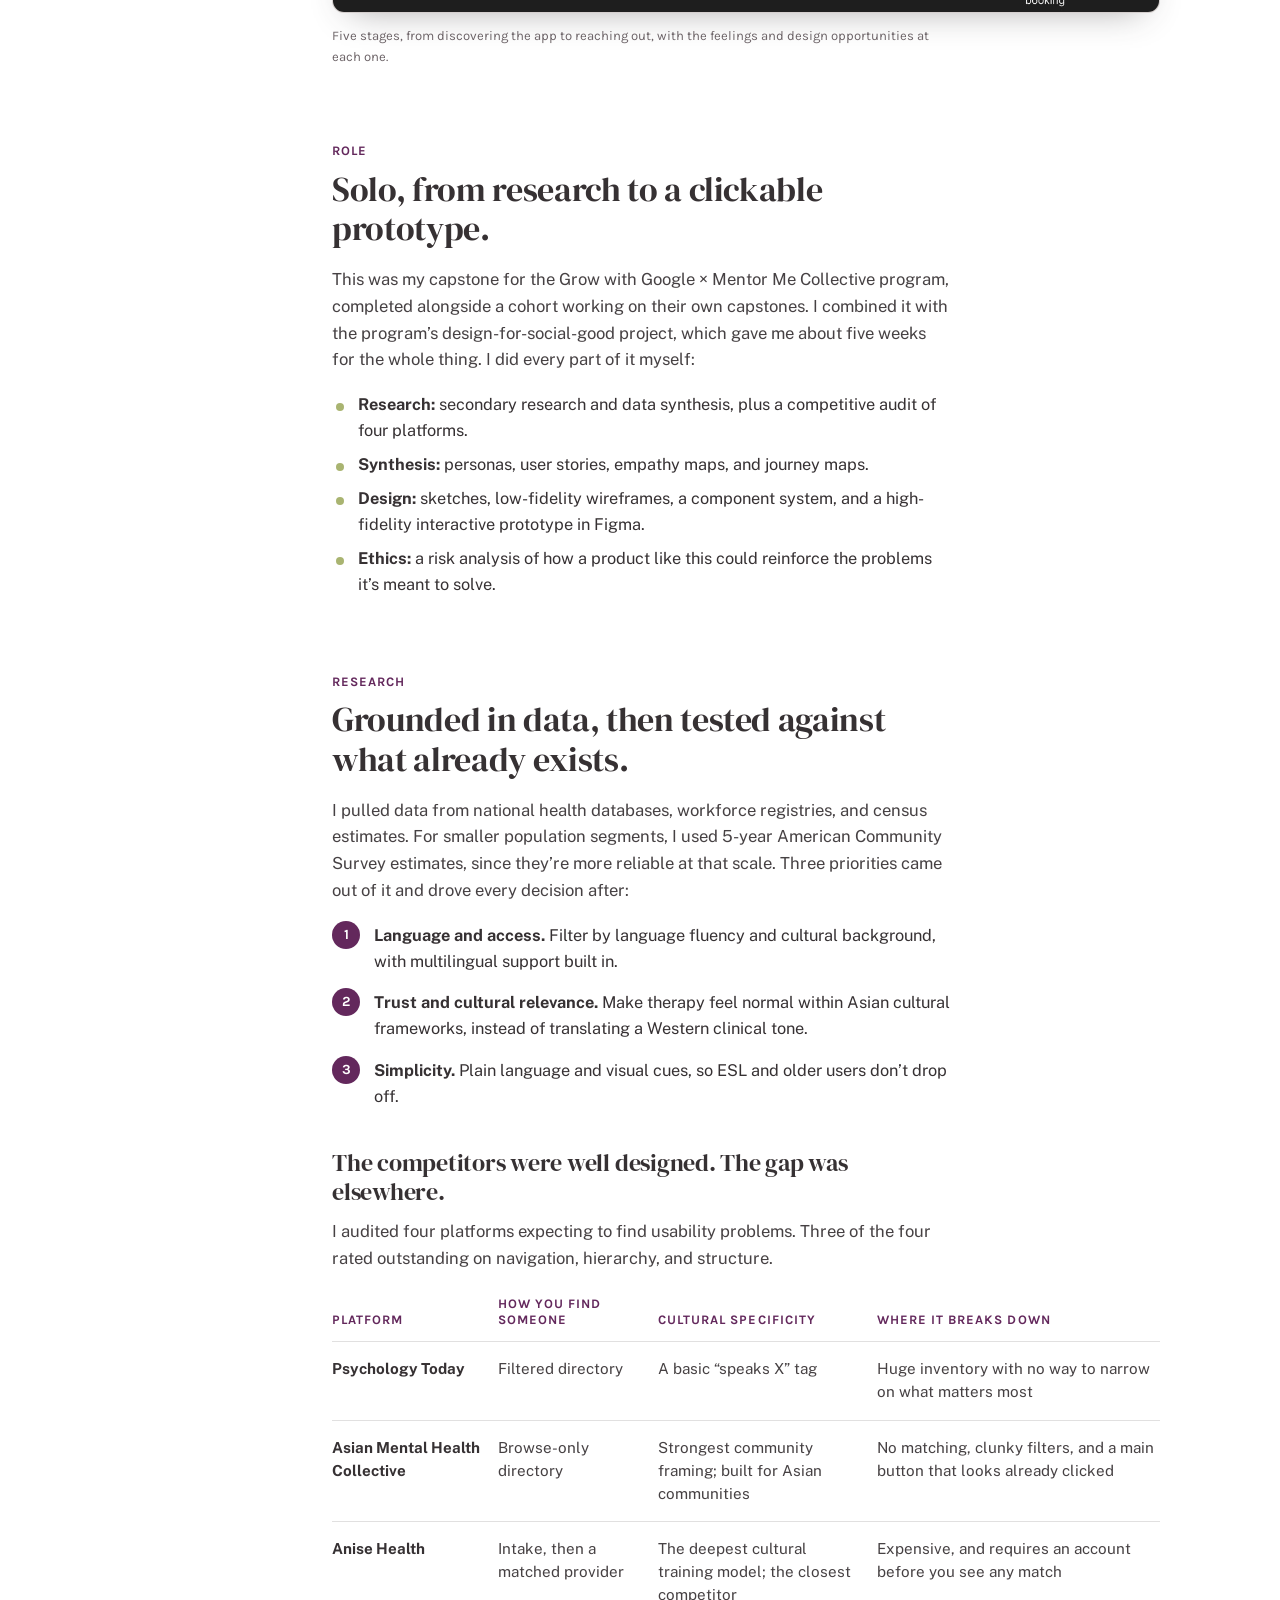
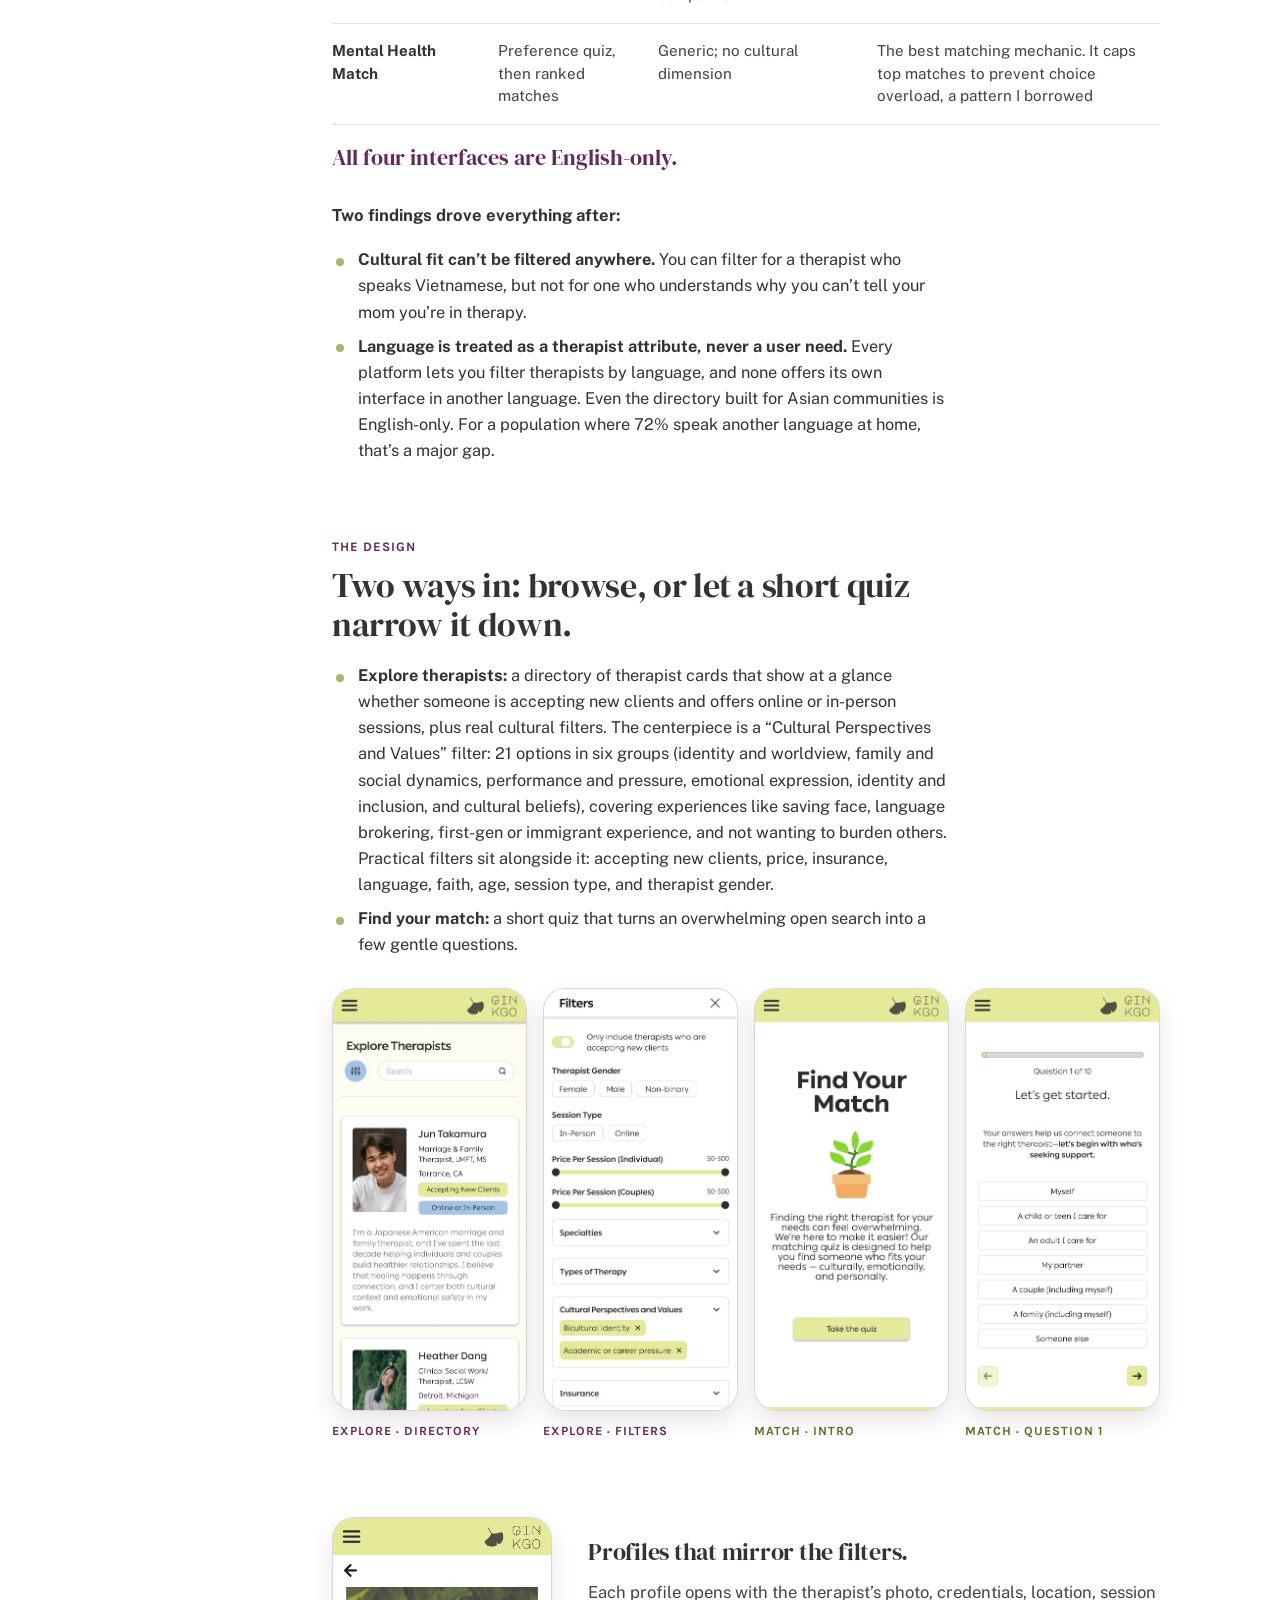
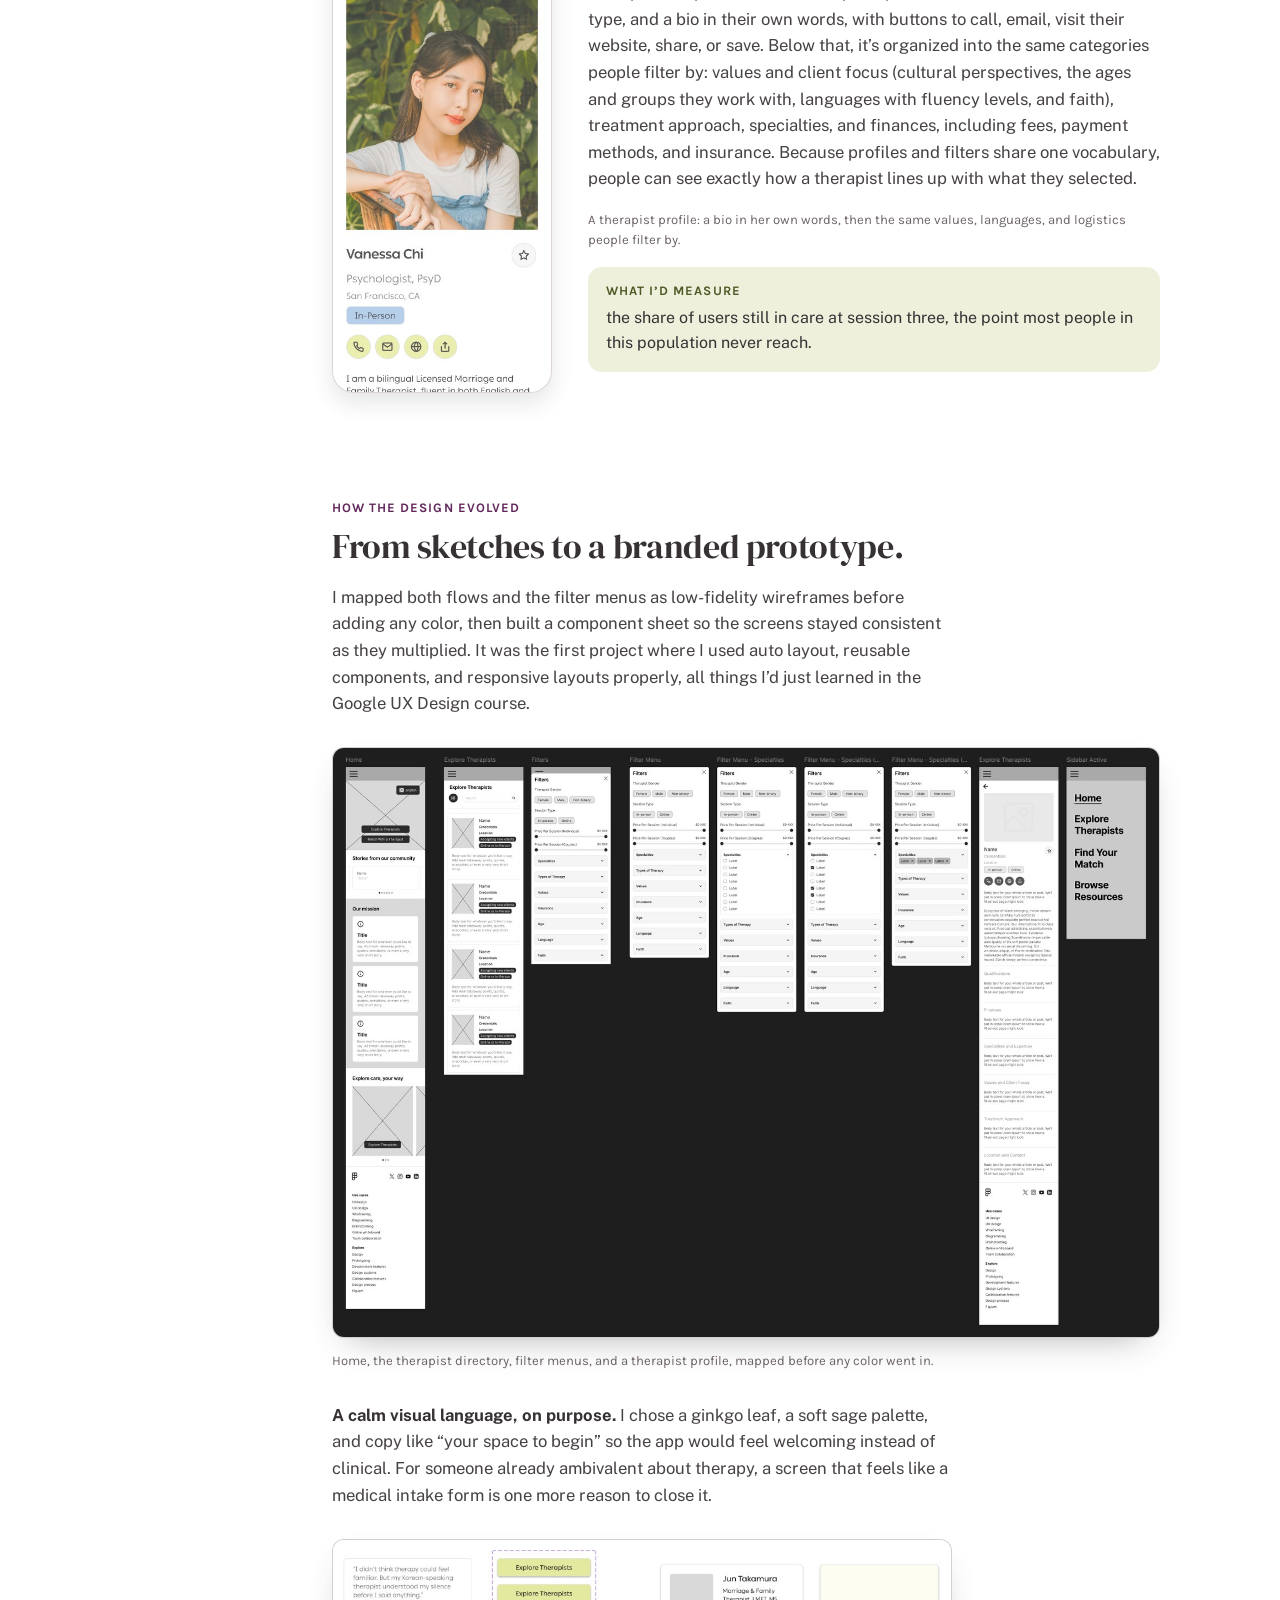
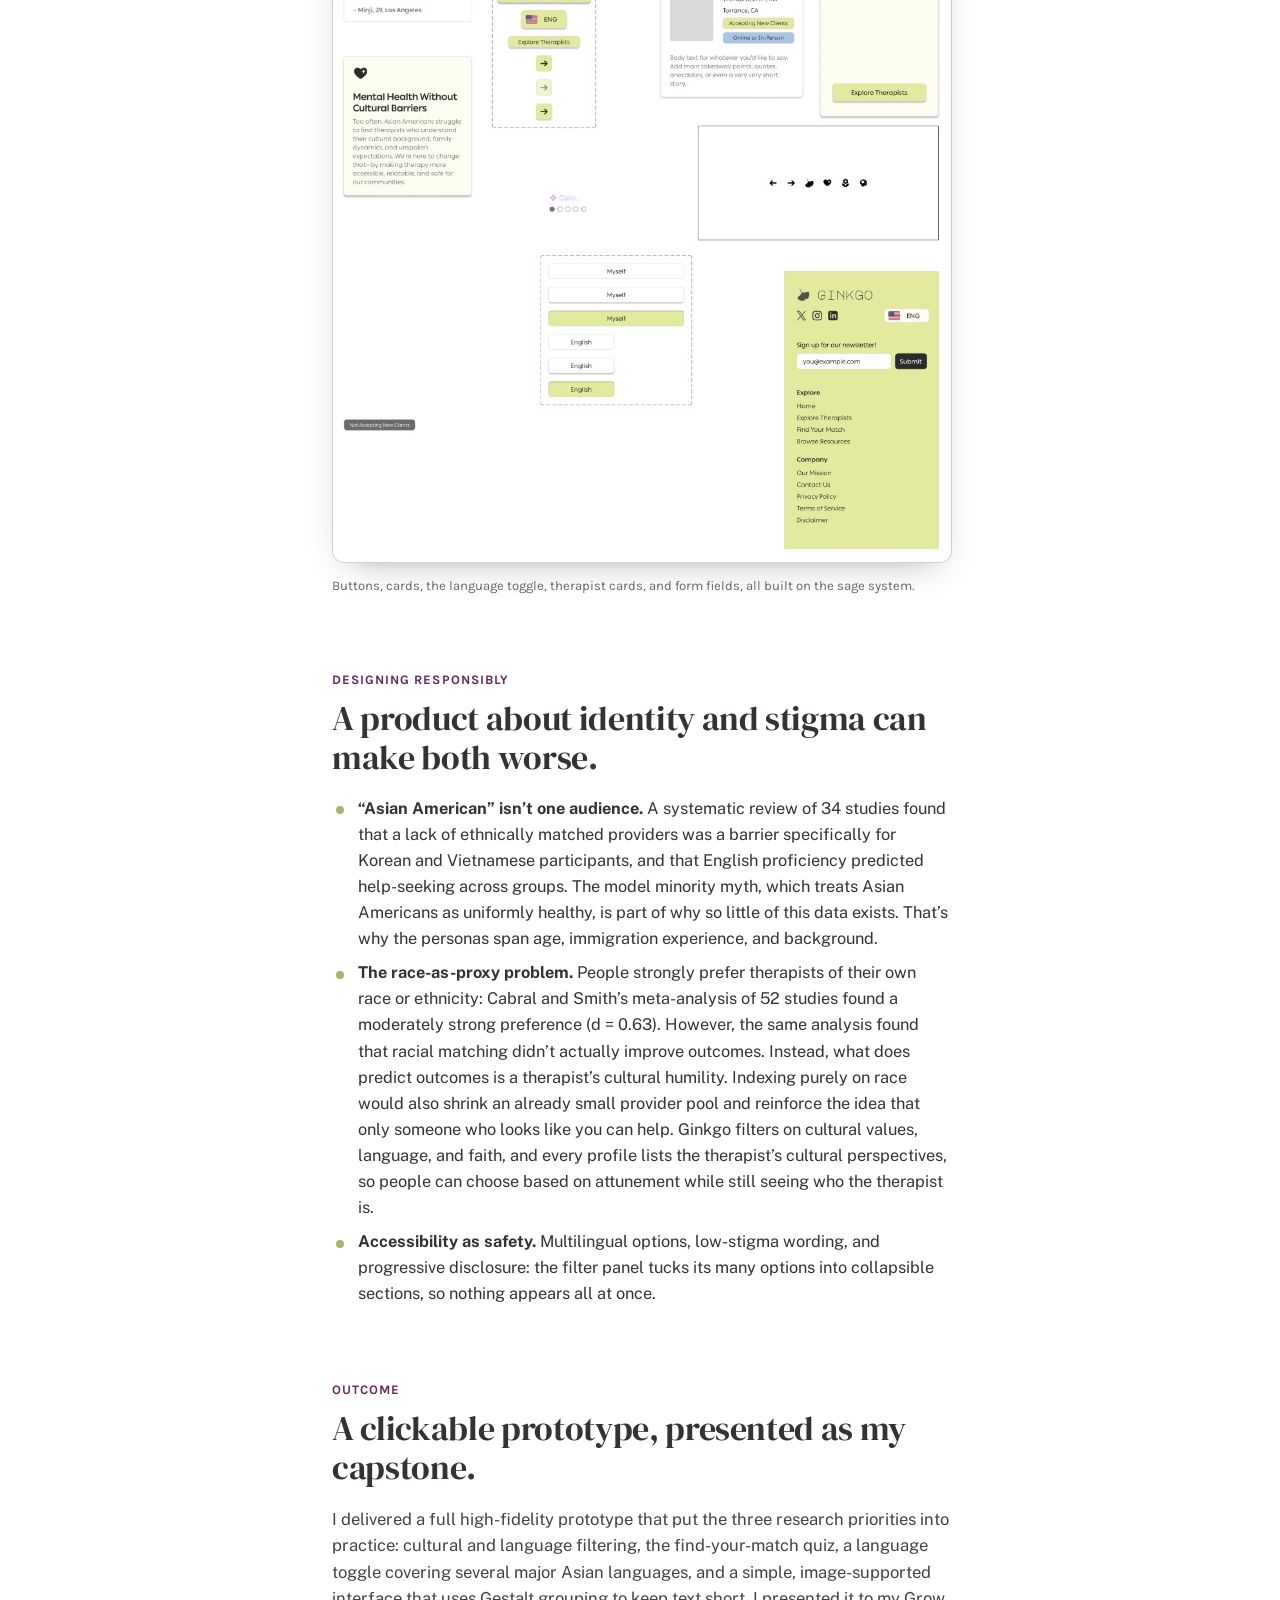
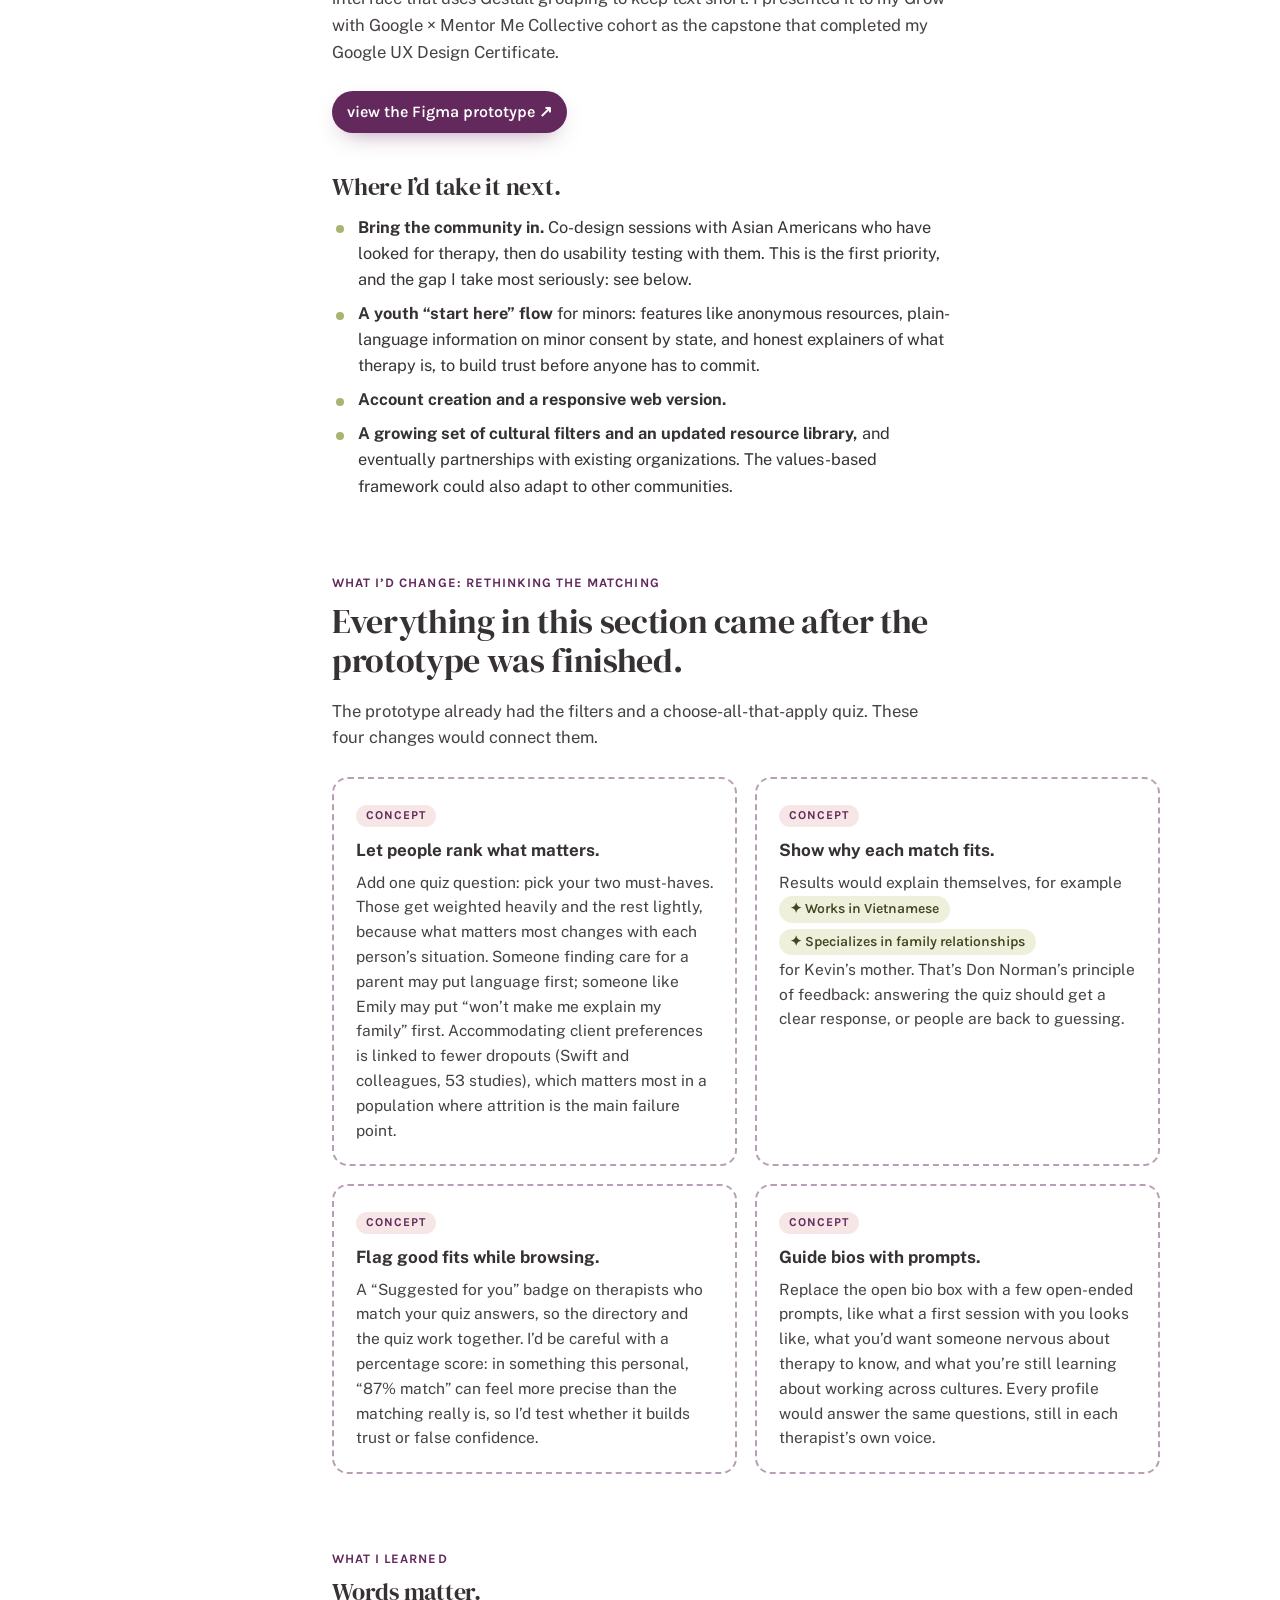
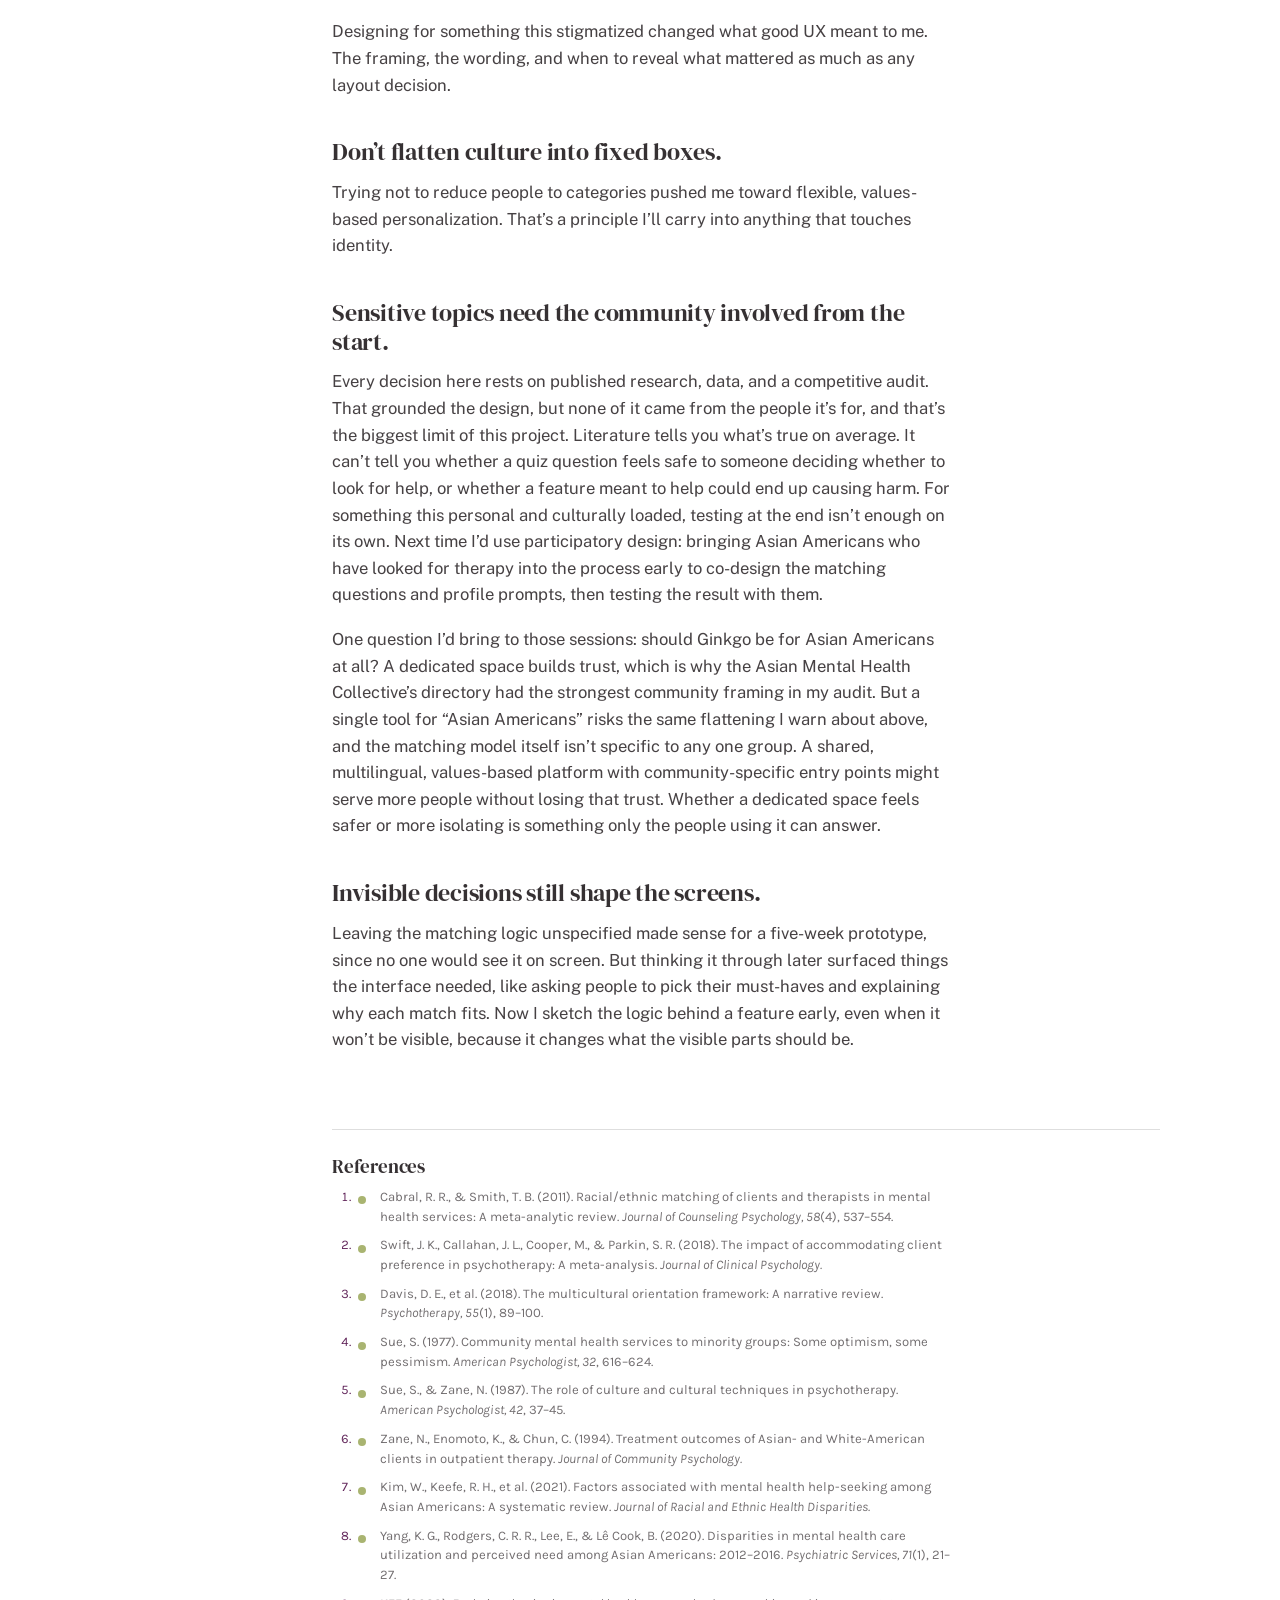
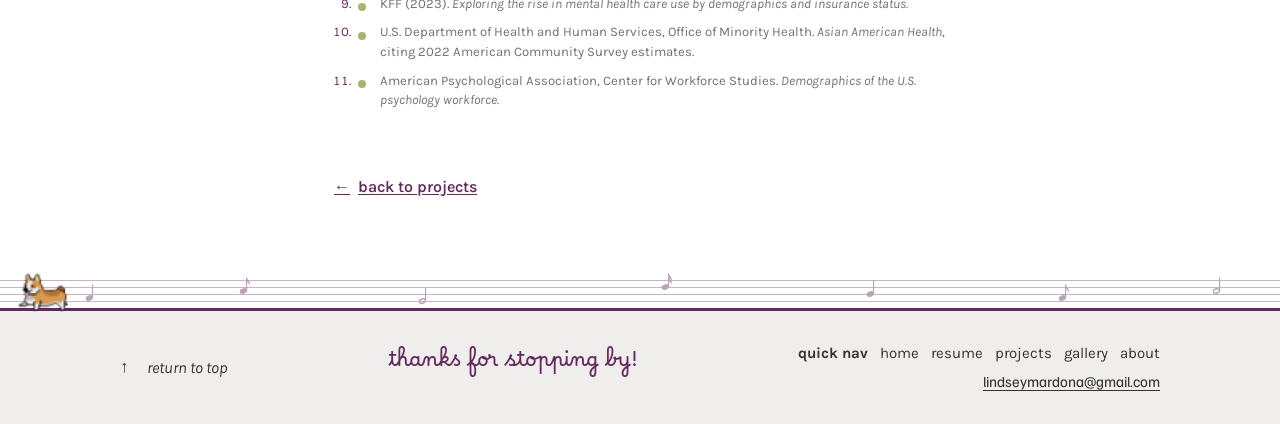
<file: ginkgo.html>
<!DOCTYPE html>
<html lang="en">
<head>
  <meta charset="UTF-8" />
  <meta name="viewport" content="width=device-width, initial-scale=1.0" />
  <title>Ginkgo — Lindsey Mardona</title>
  <meta name="description" content="A therapist-matching app for Asian Americans that pairs a culturally aware directory with a “find your match” quiz, so finding the right care feels less overwhelming." />
  <link rel="canonical" href="https://lindseymardona.com/ginkgo.html" />
  <link rel="icon" href="favicon.svg" type="image/svg+xml" />
  <link rel="preconnect" href="https://fonts.googleapis.com" />
  <link rel="preconnect" href="https://fonts.gstatic.com" crossorigin />
  <link href="https://fonts.googleapis.com/css2?family=Borel&display=swap" rel="stylesheet" />
  <link id="lm-fonts" rel="stylesheet" href="https://fonts.googleapis.com/css2?family=DM+Serif+Display:ital@0;1&family=Familjen+Grotesk:wght@400;500;600;700&family=Karla:ital,wght@0,400;0,500;0,600;0,700;1,500&family=Public+Sans:wght@400;500;600;700&family=JetBrains+Mono:wght@400;500&display=swap" />
  <script>document.documentElement.classList.add('js');</script>
  <link rel="stylesheet" href="styles.css" />
  <link rel="stylesheet" href="css/case-study.css" />
</head>
<body id="top" class="cs-v2 cs-ginkgo">
  <a class="skip-link" href="#main">skip to content</a>

  <nav class="nav" aria-label="Primary">
    <div class="wrap">
      <div class="nav-inner">
        <a href="index.html">home</a>
        <a href="resume.html">resume</a>
        <a href="projects.html" aria-current="page">projects</a>
        <a href="gallery.html">gallery</a>
        <a href="about.html">about</a>
      </div>
    </div>
    <div class="nav-rule" role="presentation"></div>
  </nav>

  <main id="main">
    <div class="cs-backbar">
      <div class="wrap"><a class="cs-back" href="projects.html"><span aria-hidden="true">←</span> back to projects</a></div>
    </div>
    <header class="cs-hero">
      <div class="wrap">
        <div class="cs-hero-grid">
          <div class="cs-hero-copy">
            <h1><span class="h-print">Ginkgo</span></h1>
            <p class="cs-tagline">A therapist-matching app for Asian Americans that pairs a culturally aware directory with a “find your match” quiz, so finding the right care feels less overwhelming.</p>
            <div class="cs-hero-links"><a class="pill ghost" href="https://www.figma.com/proto/MyMtlbqDLtn3dqFjaHAX0X/GWG-X-MMC-SP25?node-id=111-3622&amp;page-id=111%3A3577&amp;starting-point-node-id=111%3A3622&amp;t=hbHrhCCcN2tYxmhh-1" target="_blank" rel="noopener">view the Figma prototype ↗</a></div>
          </div>
          <figure class="cs-hero-phone">
            <img src="assets/gingko-home.jpg" alt="The Ginkgo landing screen: “Your space to begin.” over a calm photo of flowers in a glass, with Explore Therapists and Find Your Match buttons and a language toggle" />
          </figure>
        </div>
        <div class="cs-meta">
          <div><div class="k cs-label">Role</div><div class="v">UX Designer (solo), research to hi-fi prototype</div></div>
          <div><div class="k cs-label">Program</div><div class="v">Grow with Google × Mentor Me Collective, Spring 2025 capstone (about 5 weeks, May–June)</div></div>
          <div><div class="k cs-label">Focus</div><div class="v">UN Sustainable Development Goal 3: Good Health &amp; Well-being</div></div>
          <div><div class="k cs-label">Platform</div><div class="v">Mobile app</div></div>
          <div><div class="k cs-label">Tools</div><div class="v">Figma</div></div>
          <div><div class="k cs-label">Methods</div><div class="v">Secondary research and data synthesis, competitive audit, personas, user stories, journey maps, wireframing, prototyping</div></div>
        </div>
      </div>
    </header>

    <!-- data snapshot -->
    <section class="section cs-snapshot" style="padding:38px 0;">
      <div class="wrap">
        <div class="cs-stats">
          <div class="cs-stat reveal"><span class="n">6%</span><span class="l">of the U.S. population is Asian American</span></div>
          <div class="cs-stat reveal"><span class="n">9%</span><span class="l">of Asian American adults received mental health treatment in 2022, vs. 28% of white adults</span></div>
          <div class="cs-stat reveal"><span class="n">~4%</span><span class="l">of U.S. psychologists are Asian</span></div>
          <div class="cs-stat reveal"><span class="n">72%</span><span class="l">of Asian Americans speak a language other than English at home</span></div>
        </div>
      </div>
    </section>

    <article class="cs-body">
      <div class="wrap">
        <div class="cs-layout">
          <nav class="cs-rail" aria-label="Case study sections">
            <p class="cs-label cs-rail-label">On this page</p>
            <a href="#glance">At a glance</a>
            <a href="#problem">Problem</a>
            <a href="#audience">Who it’s for</a>
            <a href="#role">Role</a>
            <a href="#research">Research</a>
            <a href="#design">The design</a>
            <a href="#evolution">How it evolved</a>
            <a href="#responsibly">Designing responsibly</a>
            <a href="#outcome">Outcome</a>
            <a href="#change">What I’d change</a>
            <a href="#learned">What I learned</a>
            <a href="#references">References</a>
          </nav>
          <div class="cs-read">

            <!-- ============ AT A GLANCE ============ -->
            <section class="cs-section" id="glance" aria-labelledby="glance-h">
              <p class="cs-label">At a glance</p>
              <h2 id="glance-h">What the research showed, and what I designed in response.</h2>
              <table class="cs-pairs">
                <thead>
                  <tr><th scope="col">Insight</th><th scope="col" class="cs-pairs-arrow"><span class="sr-only">leads to</span></th><th scope="col">Design response</th></tr>
                </thead>
                <tbody>
                  <tr><td>Many people drop out after a single session</td><td class="cs-pairs-arrow"><span aria-hidden="true">→</span></td><td class="cs-pairs-to">Success means still in care at session three</td></tr>
                  <tr><td>No platform lets you filter for cultural fit, only for language, specialties, and sexual orientation</td><td class="cs-pairs-arrow"><span aria-hidden="true">→</span></td><td class="cs-pairs-to">21 cultural values filters in six groups, from saving face to language brokering</td></tr>
                  <tr><td>Every competitor’s interface is English-only</td><td class="cs-pairs-arrow"><span aria-hidden="true">→</span></td><td class="cs-pairs-to">A language toggle covering several major Asian languages</td></tr>
                  <tr><td>People want same-ethnicity therapists, but matching on race doesn’t improve outcomes</td><td class="cs-pairs-arrow"><span aria-hidden="true">→</span></td><td class="cs-pairs-to">Filters and profiles built on cultural values, language, and faith, so attunement is visible</td></tr>
                  <tr><td>Accommodating client preferences reduces dropout</td><td class="cs-pairs-arrow"><span aria-hidden="true">→</span></td><td class="cs-pairs-to">A short preference quiz, later rethought around ranked must-haves and explained matches</td></tr>
                </tbody>
              </table>
            </section>

            <!-- ============ THE PROBLEM ============ -->
            <section class="cs-section" id="problem" aria-labelledby="problem-h">
              <p class="cs-label">The problem</p>
              <h2 id="problem-h">Finding a therapist who understands your culture is harder if you’re Asian American.</h2>
              <p>Stigma, language barriers, a shortage of culturally competent providers, and low awareness that better options exist all stack up. The numbers make it concrete: in 2022, only 9% of Asian American adults received mental health treatment, compared with 28% of white adults. Only about 4% of U.S. psychologists are Asian, a small pool of people likely to understand values like filial piety, emotional restraint, or collectivism without needing them explained. And about 72% of Asian Americans speak a language other than English at home, which matters in something as vulnerable as therapy.</p>
              <p>The numbers don’t show where people fall out. The research did, in three ways:</p>

              <h3>Stigma often lives in the family.</h3>
              <p>Standard survey questions about stigma ask whether you worry what neighbors think. In many Asian communities, shame sits inside the family and is tied to saving face. So the reassurance people need is specific: who can see what, and whether anything shows up on a shared insurance statement. A generic “100% confidential” badge doesn’t answer that.</p>

              <h3>Many people arrive through the body first.</h3>
              <p>Asking a doctor about insomnia, headaches, or a racing heart carries none of the shame of naming anxiety or depression. An app that opens with “diagnose your mental illness” loses those people immediately.</p>

              <h3>The real failure point is session two.</h3>
              <p>In Sue’s foundational study of Seattle community mental health centers, about half of ethnic minority clients stopped after a single session, compared with 30% of white clients. Zane’s later research found the same pattern for Asian American clients specifically: more early dropout, shorter stays, and worse short-term outcomes.</p>
              <div class="cs-findings">
                <div class="cs-finding cs-finding-dark reveal">
                  <p class="cs-label">Ethnic minority clients</p>
                  <p class="cs-finding-num">~1 in 2</p>
                  <p class="cs-finding-text">stopped after a single session</p>
                </div>
                <div class="cs-finding reveal">
                  <p class="cs-label">White clients</p>
                  <p class="cs-finding-num">30%</p>
                  <p class="cs-finding-text">stopped after a single session</p>
                </div>
              </div>
              <p class="cs-source">Sue (1977), Seattle community mental health centers</p>

              <p><strong>That reframed the goal.</strong> Underutilization gets the headlines, but attrition is where care is actually lost. So I defined success as finding a therapist you’re still seeing at session three.</p>
              <div class="cs-metric">
                <p class="cs-label">Success metric</p>
                <p class="cs-metric-text">Still in care at session three.</p>
              </div>
            </section>

            <!-- ============ WHO IT'S FOR ============ -->
            <section class="cs-section" id="audience" aria-labelledby="audience-h">
              <p class="cs-label">Who it’s for</p>
              <h2 id="audience-h">Three people, so I wasn’t designing for one imaginary “Asian American user.”</h2>
              <p>I built three personas from the research, spread across age, immigration experience, and who the care is for:</p>
              <ul>
                <li><strong>Emily, 23,</strong> a burnt-out software engineer from a high-achieving immigrant family, wary of being seen as weak.</li>
                <li><strong>Kevin, 28,</strong> an auto mechanic looking for a Vietnamese-speaking therapist for his mother, who distrusts therapy.</li>
                <li><strong>Arjun, 15,</strong> a recent immigrant and therapy skeptic who needs a way in that doesn’t feel cold or clinical, and that his religious parents will allow.</li>
              </ul>
              <figure class="cs-thumbs cs-thumbs-tall fig-wide">
                <ul class="cs-thumb-grid">
                  <li class="cs-thumb reveal"><button class="cs-zoom" type="button" aria-label="Open Emily persona full size" data-start="0" data-lightbox='["assets/gingko-persona-emily.jpg","assets/gingko-persona-kevin.jpg","assets/gingko-persona-arjun.jpg"]' data-captions='["Emily · Persona","Kevin · Persona","Arjun · Persona"]'><img src="assets/gingko-persona-emily.jpg" alt="Persona: Emily Kang, 23, a software engineer and child of high-achieving immigrant parents, dealing with burnout and internalized stigma around therapy" loading="lazy" /></button><p class="cs-label">Emily · Persona</p></li>
                  <li class="cs-thumb reveal"><button class="cs-zoom" type="button" aria-label="Open Kevin persona full size" data-start="1" data-lightbox='["assets/gingko-persona-emily.jpg","assets/gingko-persona-kevin.jpg","assets/gingko-persona-arjun.jpg"]' data-captions='["Emily · Persona","Kevin · Persona","Arjun · Persona"]'><img src="assets/gingko-persona-kevin.jpg" alt="Persona: Kevin Truong, 28, an auto mechanic looking for a Vietnamese-speaking therapist for his immigrant mother, who distrusts therapy" loading="lazy" /></button><p class="cs-label">Kevin · Persona</p></li>
                  <li class="cs-thumb reveal"><button class="cs-zoom" type="button" aria-label="Open Arjun persona full size" data-start="2" data-lightbox='["assets/gingko-persona-emily.jpg","assets/gingko-persona-kevin.jpg","assets/gingko-persona-arjun.jpg"]' data-captions='["Emily · Persona","Kevin · Persona","Arjun · Persona"]'><img src="assets/gingko-persona-arjun.jpg" alt="Persona: Arjun Mehta, 15, a recent immigrant and student who wants a non-judgmental, visual-first way into therapy that his religious parents will allow" loading="lazy" /></button><p class="cs-label">Arjun · Persona</p></li>
                </ul>
              </figure>
              <p>Journey maps followed each of them from “maybe I need help” to “matched,” flagging every point where it got emotionally or practically hard.</p>
              <figure class="fig-wide">
                <button class="cs-zoom" type="button" data-lightbox="assets/gingko-journey.jpg">
                  <img src="assets/gingko-journey.jpg" alt="A journey map tracking actions, tasks, feelings, and improvement opportunities across five stages: discover the app, read reviews, filter therapists, browse profiles, and reach out" loading="lazy" />
                </button>
                <figcaption>Five stages, from discovering the app to reaching out, with the feelings and design opportunities at each one.</figcaption>
              </figure>
            </section>

            <!-- ============ ROLE ============ -->
            <section class="cs-section" id="role" aria-labelledby="role-h">
              <p class="cs-label">Role</p>
              <h2 id="role-h">Solo, from research to a clickable prototype.</h2>
              <p>This was my capstone for the Grow with Google × Mentor Me Collective program, completed alongside a cohort working on their own capstones. I combined it with the program’s design-for-social-good project, which gave me about five weeks for the whole thing. I did every part of it myself:</p>
              <ul>
                <li><strong>Research:</strong> secondary research and data synthesis, plus a competitive audit of four platforms.</li>
                <li><strong>Synthesis:</strong> personas, user stories, empathy maps, and journey maps.</li>
                <li><strong>Design:</strong> sketches, low-fidelity wireframes, a component system, and a high-fidelity interactive prototype in Figma.</li>
                <li><strong>Ethics:</strong> a risk analysis of how a product like this could reinforce the problems it’s meant to solve.</li>
              </ul>
            </section>

            <!-- ============ RESEARCH ============ -->
            <section class="cs-section" id="research" aria-labelledby="research-h">
              <p class="cs-label">Research</p>
              <h2 id="research-h">Grounded in data, then tested against what already exists.</h2>
              <p>I pulled data from national health databases, workforce registries, and census estimates. For smaller population segments, I used 5-year American Community Survey estimates, since they’re more reliable at that scale. Three priorities came out of it and drove every decision after:</p>
              <ol class="cs-steps">
                <li><strong>Language and access.</strong> Filter by language fluency and cultural background, with multilingual support built in.</li>
                <li><strong>Trust and cultural relevance.</strong> Make therapy feel normal within Asian cultural frameworks, instead of translating a Western clinical tone.</li>
                <li><strong>Simplicity.</strong> Plain language and visual cues, so ESL and older users don’t drop off.</li>
              </ol>

              <h3>The competitors were well designed. The gap was elsewhere.</h3>
              <p>I audited four platforms expecting to find usability problems. Three of the four rated outstanding on navigation, hierarchy, and structure.</p>
              <div class="cs-table-scroll">
                <table class="cs-table">
                  <thead>
                    <tr><th scope="col">Platform</th><th scope="col">How you find someone</th><th scope="col">Cultural specificity</th><th scope="col">Where it breaks down</th></tr>
                  </thead>
                  <tbody>
                    <tr><th scope="row">Psychology Today</th><td data-label="How you find someone">Filtered directory</td><td data-label="Cultural specificity">A basic “speaks X” tag</td><td data-label="Where it breaks down">Huge inventory with no way to narrow on what matters most</td></tr>
                    <tr><th scope="row">Asian Mental Health Collective</th><td data-label="How you find someone">Browse-only directory</td><td data-label="Cultural specificity">Strongest community framing; built for Asian communities</td><td data-label="Where it breaks down">No matching, clunky filters, and a main button that looks already clicked</td></tr>
                    <tr><th scope="row">Anise Health</th><td data-label="How you find someone">Intake, then a matched provider</td><td data-label="Cultural specificity">The deepest cultural training model; the closest competitor</td><td data-label="Where it breaks down">Expensive, and requires an account before you see any match</td></tr>
                    <tr><th scope="row">Mental Health Match</th><td data-label="How you find someone">Preference quiz, then ranked matches</td><td data-label="Cultural specificity">Generic; no cultural dimension</td><td data-label="Where it breaks down">The best matching mechanic. It caps top matches to prevent choice overload, a pattern I borrowed</td></tr>
                  </tbody>
                </table>
              </div>
              <p class="cs-statement">All four interfaces are English-only.</p>

              <p><strong>Two findings drove everything after:</strong></p>
              <ul>
                <li><strong>Cultural fit can’t be filtered anywhere.</strong> You can filter for a therapist who speaks Vietnamese, but not for one who understands why you can’t tell your mom you’re in therapy.</li>
                <li><strong>Language is treated as a therapist attribute, never a user need.</strong> Every platform lets you filter therapists by language, and none offers its own interface in another language. Even the directory built for Asian communities is English-only. For a population where 72% speak another language at home, that’s a major gap.</li>
              </ul>
            </section>

            <!-- ============ THE DESIGN ============ -->
            <section class="cs-section" id="design" aria-labelledby="design-h">
              <p class="cs-label">The design</p>
              <h2 id="design-h">Two ways in: browse, or let a short quiz narrow it down.</h2>
              <ul>
                <li><strong>Explore therapists:</strong> a directory of therapist cards that show at a glance whether someone is accepting new clients and offers online or in-person sessions, plus real cultural filters. The centerpiece is a “Cultural Perspectives and Values” filter: 21 options in six groups (identity and worldview, family and social dynamics, performance and pressure, emotional expression, identity and inclusion, and cultural beliefs), covering experiences like saving face, language brokering, first-gen or immigrant experience, and not wanting to burden others. Practical filters sit alongside it: accepting new clients, price, insurance, language, faith, age, session type, and therapist gender.</li>
                <li><strong>Find your match:</strong> a short quiz that turns an overwhelming open search into a few gentle questions.</li>
              </ul>
              <figure class="cs-screens fig-wide">
                <ul class="cs-screen-list">
                  <li class="cs-screen reveal"><button class="cs-zoom" type="button" aria-label="Open the Explore Therapists directory screen full size" data-start="0" data-lightbox='["assets/gingko-screen-directory.jpg","assets/gingko-screen-filters.jpg","assets/gingko-screen-match-intro.jpg","assets/gingko-screen-match-q1.jpg"]' data-captions='["Explore · Directory","Explore · Filters","Match · Intro","Match · Question 1"]'><img src="assets/gingko-screen-directory.jpg" alt="Explore Therapists directory: therapist cards with a photo, credentials, location, “Accepting New Clients” and session-type tags, and a short bio" loading="lazy" /></button><p class="cs-label">Explore · Directory</p></li>
                  <li class="cs-screen reveal"><button class="cs-zoom" type="button" aria-label="Open the filter panel screen full size" data-start="1" data-lightbox='["assets/gingko-screen-directory.jpg","assets/gingko-screen-filters.jpg","assets/gingko-screen-match-intro.jpg","assets/gingko-screen-match-q1.jpg"]' data-captions='["Explore · Directory","Explore · Filters","Match · Intro","Match · Question 1"]'><img src="assets/gingko-screen-filters.jpg" alt="The filter panel: accepting new clients, therapist gender, session type, and price, then collapsible sections including Cultural Perspectives and Values with “Bicultural identity” and “Academic or career pressure” selected" loading="lazy" /></button><p class="cs-label">Explore · Filters</p></li>
                  <li class="cs-screen reveal"><button class="cs-zoom" type="button" aria-label="Open the Find Your Match intro screen full size" data-start="2" data-lightbox='["assets/gingko-screen-directory.jpg","assets/gingko-screen-filters.jpg","assets/gingko-screen-match-intro.jpg","assets/gingko-screen-match-q1.jpg"]' data-captions='["Explore · Directory","Explore · Filters","Match · Intro","Match · Question 1"]'><img src="assets/gingko-screen-match-intro.jpg" alt="Find Your Match intro: a potted-plant illustration, a short explanation of the matching quiz, and a Take the quiz button" loading="lazy" /></button><p class="cs-label cs-label-olive">Match · Intro</p></li>
                  <li class="cs-screen reveal"><button class="cs-zoom" type="button" aria-label="Open the first quiz question screen full size" data-start="3" data-lightbox='["assets/gingko-screen-directory.jpg","assets/gingko-screen-filters.jpg","assets/gingko-screen-match-intro.jpg","assets/gingko-screen-match-q1.jpg"]' data-captions='["Explore · Directory","Explore · Filters","Match · Intro","Match · Question 1"]'><img src="assets/gingko-screen-match-q1.jpg" alt="Quiz question 1 of 10, “Let’s get started,” asking who is seeking support, with options from Myself to Someone else" loading="lazy" /></button><p class="cs-label cs-label-olive">Match · Question 1</p></li>
                </ul>
              </figure>

              <div class="cs-split">
                <figure class="cs-split-media">
                  <button class="cs-zoom" type="button" aria-label="Open the therapist profile screen full size" data-lightbox="assets/gingko-therapist.jpg">
                    <img src="assets/gingko-therapist.jpg" alt="A Ginkgo therapist profile for Vanessa Chi, PsyD: photo, credentials, San Francisco location, an In-Person tag, call, email, website, and share buttons, and a bio in her own words" loading="lazy" />
                  </button>
                </figure>
                <div class="cs-split-text">
                  <h3>Profiles that mirror the filters.</h3>
                  <p>Each profile opens with the therapist’s photo, credentials, location, session type, and a bio in their own words, with buttons to call, email, visit their website, share, or save. Below that, it’s organized into the same categories people filter by: values and client focus (cultural perspectives, the ages and groups they work with, languages with fluency levels, and faith), treatment approach, specialties, and finances, including fees, payment methods, and insurance. Because profiles and filters share one vocabulary, people can see exactly how a therapist lines up with what they selected.</p>
                  <p class="cs-split-caption">A therapist profile: a bio in her own words, then the same values, languages, and logistics people filter by.</p>
                  <div class="cs-metric cs-metric-small">
                    <p class="cs-label">What I’d measure</p>
                    <p class="cs-metric-text">the share of users still in care at session three, the point most people in this population never reach.</p>
                  </div>
                </div>
              </div>
            </section>

            <!-- ============ HOW THE DESIGN EVOLVED ============ -->
            <section class="cs-section" id="evolution" aria-labelledby="evolution-h">
              <p class="cs-label">How the design evolved</p>
              <h2 id="evolution-h">From sketches to a branded prototype.</h2>
              <p>I mapped both flows and the filter menus as low-fidelity wireframes before adding any color, then built a component sheet so the screens stayed consistent as they multiplied. It was the first project where I used auto layout, reusable components, and responsive layouts properly, all things I’d just learned in the Google UX Design course.</p>
              <figure class="fig-wide">
                <button class="cs-zoom" type="button" data-lightbox="assets/gingko-wireframes.jpg">
                  <img src="assets/gingko-wireframes.jpg" alt="Low-fidelity wireframes for Ginkgo: home, the therapist directory, filter menus, a therapist profile, and an open sidebar" loading="lazy" />
                </button>
                <figcaption>Home, the therapist directory, filter menus, and a therapist profile, mapped before any color went in.</figcaption>
              </figure>
              <p><strong>A calm visual language, on purpose.</strong> I chose a ginkgo leaf, a soft sage palette, and copy like “your space to begin” so the app would feel welcoming instead of clinical. For someone already ambivalent about therapy, a screen that feels like a medical intake form is one more reason to close it.</p>
              <figure>
                <button class="cs-zoom" type="button" data-lightbox="assets/gingko-stickersheet.jpg">
                  <img src="assets/gingko-stickersheet.jpg" alt="The Ginkgo component sheet: buttons, cards, a language toggle, a therapist card, testimonial cards, form fields, icons, and the sage footer" loading="lazy" />
                </button>
                <figcaption>Buttons, cards, the language toggle, therapist cards, and form fields, all built on the sage system.</figcaption>
              </figure>
            </section>

            <!-- ============ DESIGNING RESPONSIBLY ============ -->
            <section class="cs-section" id="responsibly" aria-labelledby="responsibly-h">
              <p class="cs-label">Designing responsibly</p>
              <h2 id="responsibly-h">A product about identity and stigma can make both worse.</h2>
              <ul>
                <li><strong>“Asian American” isn’t one audience.</strong> A systematic review of 34 studies found that a lack of ethnically matched providers was a barrier specifically for Korean and Vietnamese participants, and that English proficiency predicted help-seeking across groups. The model minority myth, which treats Asian Americans as uniformly healthy, is part of why so little of this data exists. That’s why the personas span age, immigration experience, and background.</li>
                <li><strong>The race-as-proxy problem.</strong> People strongly prefer therapists of their own race or ethnicity: Cabral and Smith’s meta-analysis of 52 studies found a moderately strong preference (d = 0.63). However, the same analysis found that racial matching didn’t actually improve outcomes. Instead, what does predict outcomes is a therapist’s cultural humility. Indexing purely on race would also shrink an already small provider pool and reinforce the idea that only someone who looks like you can help. Ginkgo filters on cultural values, language, and faith, and every profile lists the therapist’s cultural perspectives, so people can choose based on attunement while still seeing who the therapist is.</li>
                <li><strong>Accessibility as safety.</strong> Multilingual options, low-stigma wording, and progressive disclosure: the filter panel tucks its many options into collapsible sections, so nothing appears all at once.</li>
              </ul>
            </section>

            <!-- ============ OUTCOME ============ -->
            <section class="cs-section" id="outcome" aria-labelledby="outcome-h">
              <p class="cs-label">Outcome</p>
              <h2 id="outcome-h">A clickable prototype, presented as my capstone.</h2>
              <p>I delivered a full high-fidelity prototype that put the three research priorities into practice: cultural and language filtering, the find-your-match quiz, a language toggle covering several major Asian languages, and a simple, image-supported interface that uses Gestalt grouping to keep text short. I presented it to my Grow with Google × Mentor Me Collective cohort as the capstone that completed my Google UX Design Certificate.</p>
              <p class="cs-proto-link"><a class="cs-proto-pill" href="https://www.figma.com/proto/MyMtlbqDLtn3dqFjaHAX0X/GWG-X-MMC-SP25?node-id=111-3622&amp;page-id=111%3A3577&amp;starting-point-node-id=111%3A3622&amp;t=hbHrhCCcN2tYxmhh-1" target="_blank" rel="noopener">view the Figma prototype ↗</a></p>

              <h3>Where I’d take it next.</h3>
              <ul>
                <li><strong>Bring the community in.</strong> Co-design sessions with Asian Americans who have looked for therapy, then do usability testing with them. This is the first priority, and the gap I take most seriously: see below.</li>
                <li><strong>A youth “start here” flow</strong> for minors: features like anonymous resources, plain-language information on minor consent by state, and honest explainers of what therapy is, to build trust before anyone has to commit.</li>
                <li><strong>Account creation and a responsive web version.</strong></li>
                <li><strong>A growing set of cultural filters and an updated resource library,</strong> and eventually partnerships with existing organizations. The values-based framework could also adapt to other communities.</li>
              </ul>
            </section>

            <!-- ============ WHAT I'D CHANGE ============ -->
            <section class="cs-section" id="change" aria-labelledby="change-h">
              <p class="cs-label">What I’d change: rethinking the matching</p>
              <h2 id="change-h">Everything in this section came after the prototype was finished.</h2>
              <p>The prototype already had the filters and a choose-all-that-apply quiz. These four changes would connect them.</p>
              <ul class="cs-concepts">
                <li class="cs-concept reveal">
                  <span class="cs-concept-tag">Concept</span>
                  <h3>Let people rank what matters.</h3>
                  <p>Add one quiz question: pick your two must-haves. Those get weighted heavily and the rest lightly, because what matters most changes with each person’s situation. Someone finding care for a parent may put language first; someone like Emily may put “won’t make me explain my family” first. Accommodating client preferences is linked to fewer dropouts (Swift and colleagues, 53 studies), which matters most in a population where attrition is the main failure point.</p>
                </li>
                <li class="cs-concept reveal">
                  <span class="cs-concept-tag">Concept</span>
                  <h3>Show why each match fits.</h3>
                  <p>Results would explain themselves, for example <span class="cs-chips"><span class="cs-chip">✦ Works in Vietnamese</span> <span class="cs-chip">✦ Specializes in family relationships</span></span> for Kevin’s mother. That’s Don Norman’s principle of feedback: answering the quiz should get a clear response, or people are back to guessing.</p>
                </li>
                <li class="cs-concept reveal">
                  <span class="cs-concept-tag">Concept</span>
                  <h3>Flag good fits while browsing.</h3>
                  <p>A “Suggested for you” badge on therapists who match your quiz answers, so the directory and the quiz work together. I’d be careful with a percentage score: in something this personal, “87% match” can feel more precise than the matching really is, so I’d test whether it builds trust or false confidence.</p>
                </li>
                <li class="cs-concept reveal">
                  <span class="cs-concept-tag">Concept</span>
                  <h3>Guide bios with prompts.</h3>
                  <p>Replace the open bio box with a few open-ended prompts, like what a first session with you looks like, what you’d want someone nervous about therapy to know, and what you’re still learning about working across cultures. Every profile would answer the same questions, still in each therapist’s own voice.</p>
                </li>
              </ul>
            </section>

            <!-- ============ WHAT I LEARNED ============ -->
            <section class="cs-section" id="learned" aria-labelledby="learned-h">
              <h2 class="cs-label cs-label-h2" id="learned-h">What I learned</h2>

              <h3>Words matter.</h3>
              <p>Designing for something this stigmatized changed what good UX meant to me. The framing, the wording, and when to reveal what mattered as much as any layout decision.</p>

              <h3>Don’t flatten culture into fixed boxes.</h3>
              <p>Trying not to reduce people to categories pushed me toward flexible, values-based personalization. That’s a principle I’ll carry into anything that touches identity.</p>

              <h3>Sensitive topics need the community involved from the start.</h3>
              <p>Every decision here rests on published research, data, and a competitive audit. That grounded the design, but none of it came from the people it’s for, and that’s the biggest limit of this project. Literature tells you what’s true on average. It can’t tell you whether a quiz question feels safe to someone deciding whether to look for help, or whether a feature meant to help could end up causing harm. For something this personal and culturally loaded, testing at the end isn’t enough on its own. Next time I’d use participatory design: bringing Asian Americans who have looked for therapy into the process early to co-design the matching questions and profile prompts, then testing the result with them.</p>
              <p>One question I’d bring to those sessions: should Ginkgo be for Asian Americans at all? A dedicated space builds trust, which is why the Asian Mental Health Collective’s directory had the strongest community framing in my audit. But a single tool for “Asian Americans” risks the same flattening I warn about above, and the matching model itself isn’t specific to any one group. A shared, multilingual, values-based platform with community-specific entry points might serve more people without losing that trust. Whether a dedicated space feels safer or more isolating is something only the people using it can answer.</p>

              <h3>Invisible decisions still shape the screens.</h3>
              <p>Leaving the matching logic unspecified made sense for a five-week prototype, since no one would see it on screen. But thinking it through later surfaced things the interface needed, like asking people to pick their must-haves and explaining why each match fits. Now I sketch the logic behind a feature early, even when it won’t be visible, because it changes what the visible parts should be.</p>
            </section>

            <!-- ============ REFERENCES ============ -->
            <section class="cs-refs cs-section" id="references" aria-labelledby="references-h">
              <h2 id="references-h">References</h2>
              <ol>
                <li>Cabral, R. R., &amp; Smith, T. B. (2011). Racial/ethnic matching of clients and therapists in mental health services: A meta-analytic review. <em>Journal of Counseling Psychology, 58</em>(4), 537–554.</li>
                <li>Swift, J. K., Callahan, J. L., Cooper, M., &amp; Parkin, S. R. (2018). The impact of accommodating client preference in psychotherapy: A meta-analysis. <em>Journal of Clinical Psychology.</em></li>
                <li>Davis, D. E., et al. (2018). The multicultural orientation framework: A narrative review. <em>Psychotherapy, 55</em>(1), 89–100.</li>
                <li>Sue, S. (1977). Community mental health services to minority groups: Some optimism, some pessimism. <em>American Psychologist, 32</em>, 616–624.</li>
                <li>Sue, S., &amp; Zane, N. (1987). The role of culture and cultural techniques in psychotherapy. <em>American Psychologist, 42</em>, 37–45.</li>
                <li>Zane, N., Enomoto, K., &amp; Chun, C. (1994). Treatment outcomes of Asian- and White-American clients in outpatient therapy. <em>Journal of Community Psychology.</em></li>
                <li>Kim, W., Keefe, R. H., et al. (2021). Factors associated with mental health help-seeking among Asian Americans: A systematic review. <em>Journal of Racial and Ethnic Health Disparities.</em></li>
                <li>Yang, K. G., Rodgers, C. R. R., Lee, E., &amp; Lê Cook, B. (2020). Disparities in mental health care utilization and perceived need among Asian Americans: 2012–2016. <em>Psychiatric Services, 71</em>(1), 21–27.</li>
                <li>KFF (2023). <em>Exploring the rise in mental health care use by demographics and insurance status.</em></li>
                <li>U.S. Department of Health and Human Services, Office of Minority Health. <em>Asian American Health</em>, citing 2022 American Community Survey estimates.</li>
                <li>American Psychological Association, Center for Workforce Studies. <em>Demographics of the U.S. psychology workforce.</em></li>
              </ol>
            </section>

            <div class="cs-outro">
              <a class="cs-outro-back" href="projects.html"><span class="bk" aria-hidden="true">←</span> back to projects</a>
            </div>
          </div>
        </div>
      </div>
    </article>
  </main>

  <footer>
    <div class="wrap foot">
      <a class="to-top" href="#top"><span class="up" aria-hidden="true">↑</span> return to top</a>
      <div class="quick">
        <span class="label">quick nav</span>
        <a href="index.html">home</a>
        <a href="resume.html">resume</a>
        <a href="projects.html">projects</a>
        <a href="gallery.html">gallery</a>
        <a href="about.html">about</a>
      </div>
    </div>
  </footer>

  <script src="script.js" defer></script>
</body>
</html>
</file>
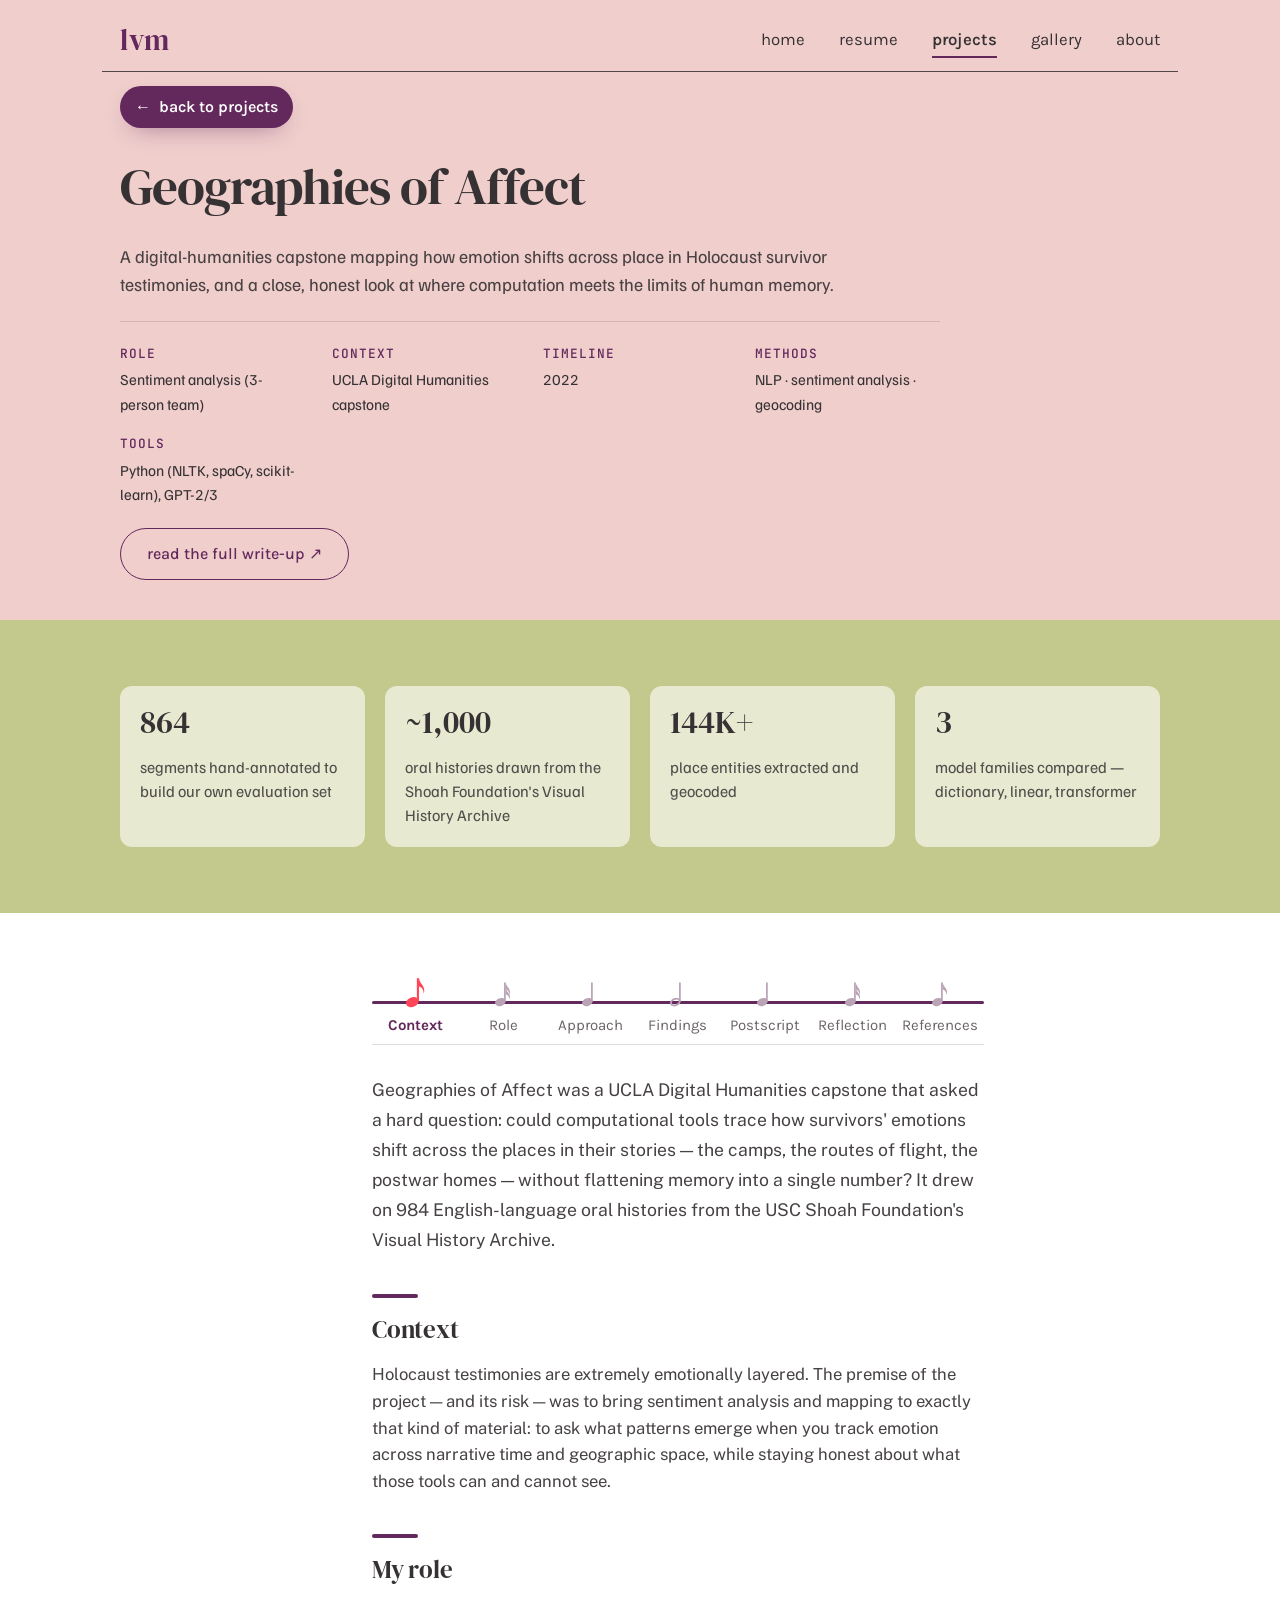
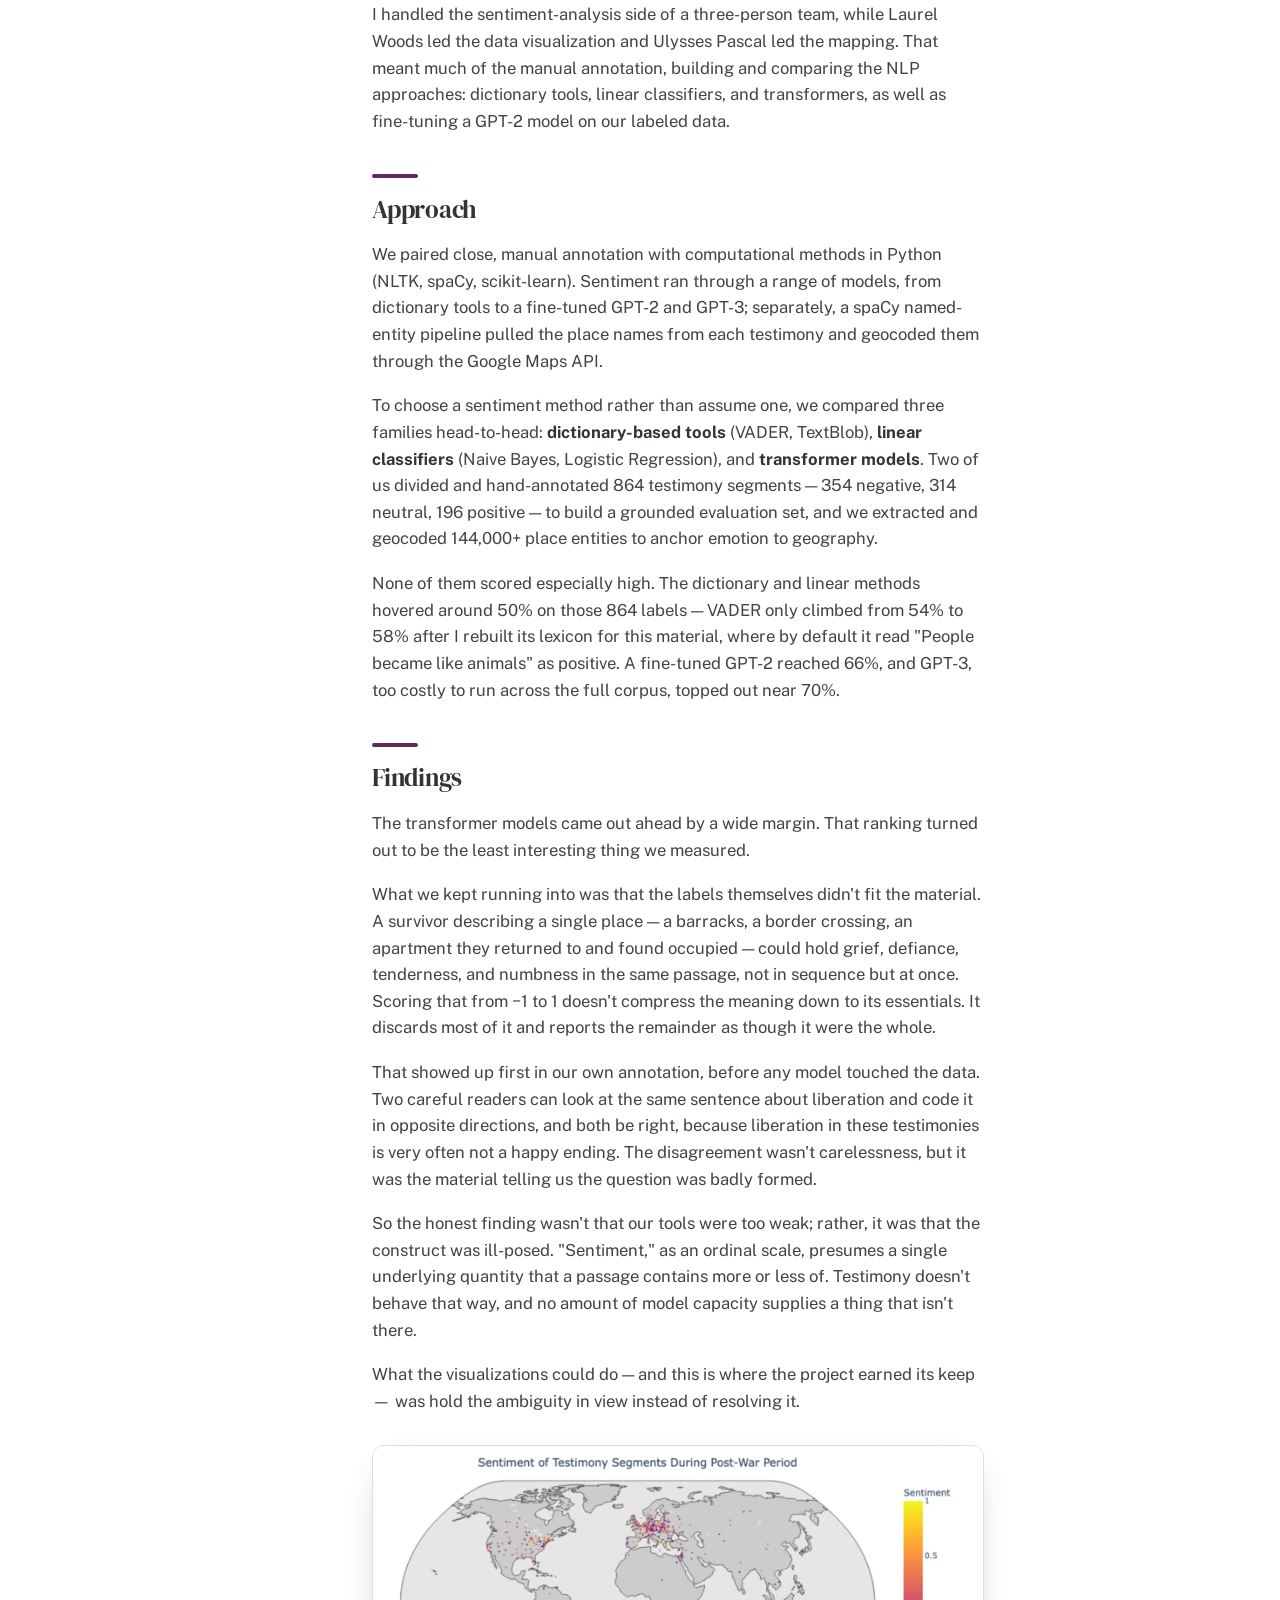
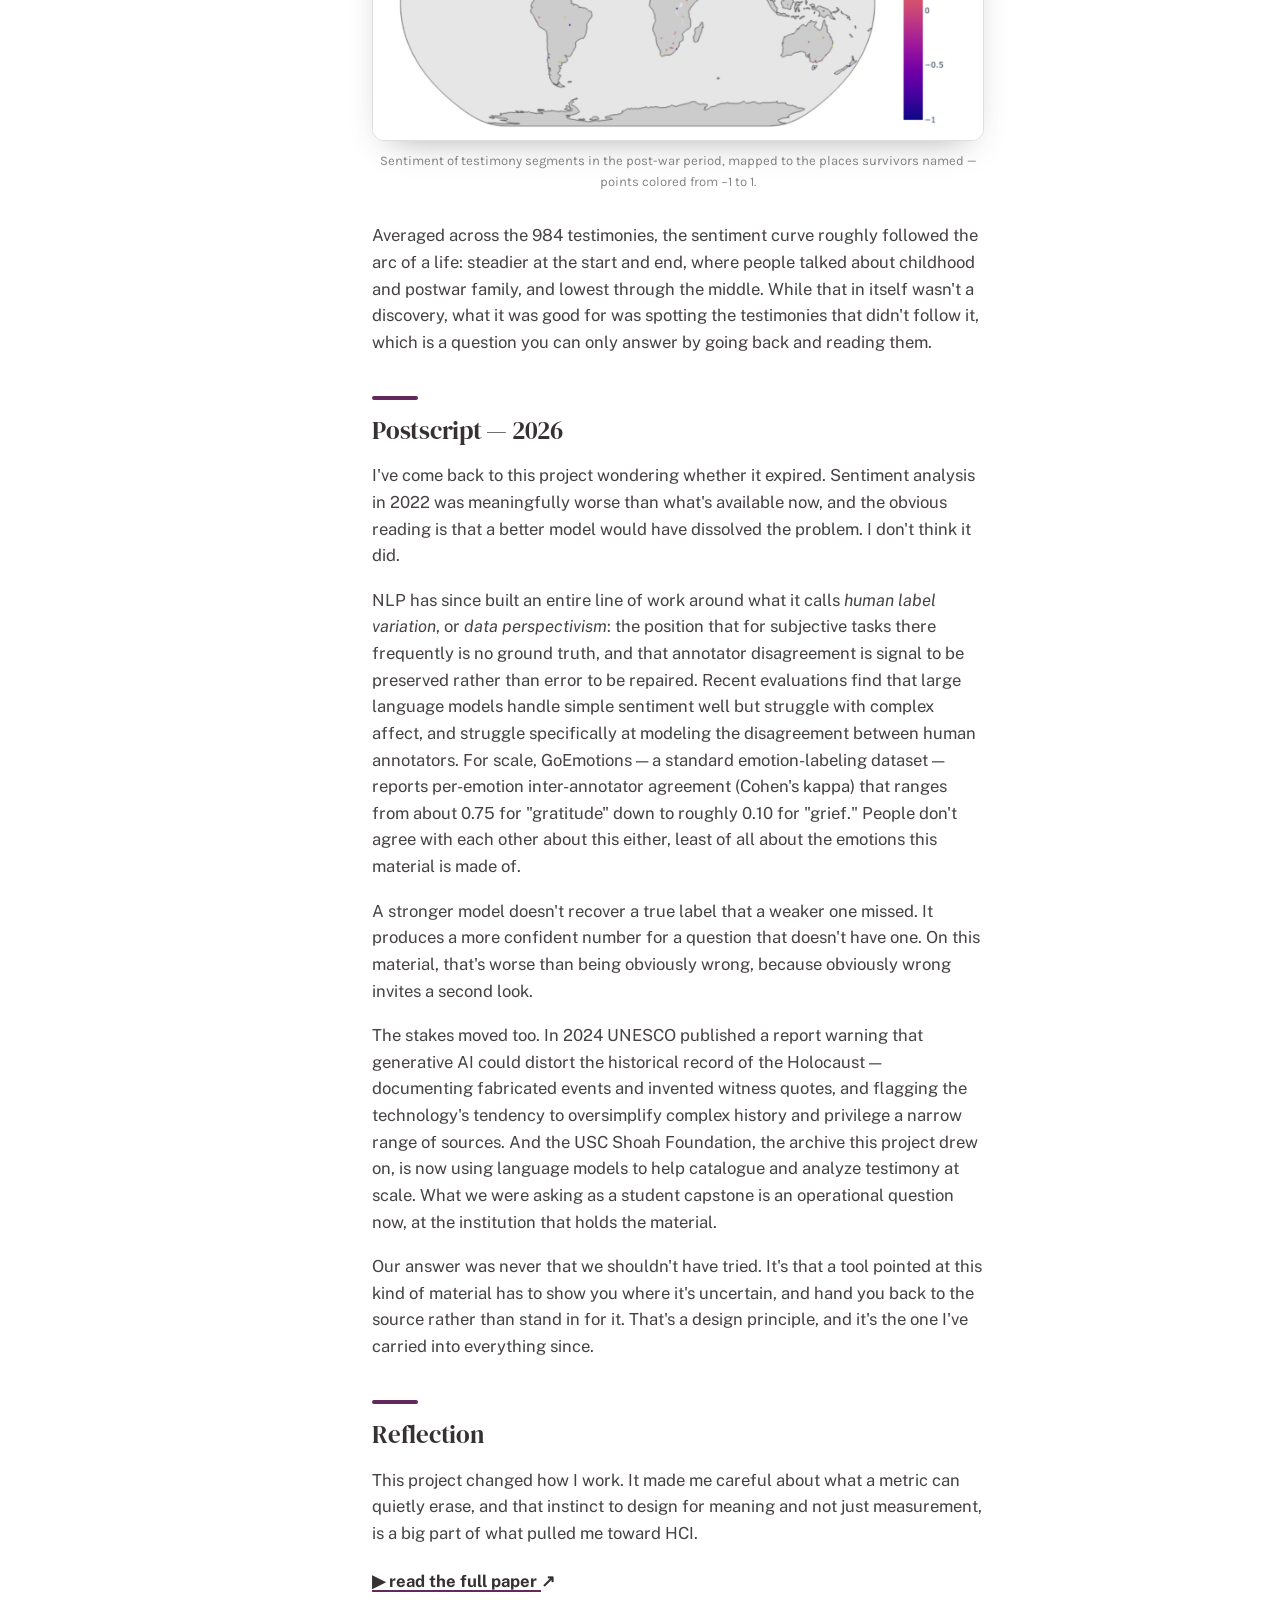
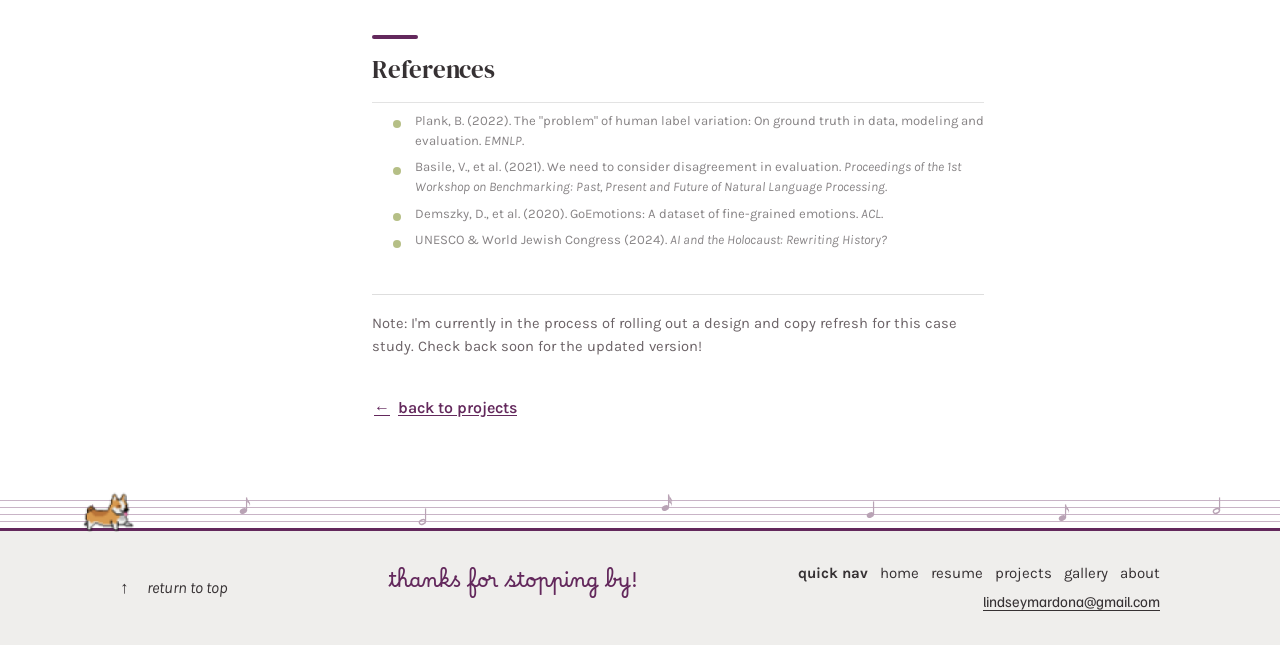
<file: holocaust-testimonies.html>
<!DOCTYPE html>
<html lang="en">
<head>
  <meta charset="UTF-8" />
  <meta name="viewport" content="width=device-width, initial-scale=1.0" />
  <title>Geographies of Affect — Lindsey Mardona</title>
  <meta name="description" content="Research: Geographies of Affect — a UCLA Digital Humanities capstone mapping emotion across place in Holocaust survivor testimonies using sentiment analysis, NLP, and geocoding." />
  <link rel="canonical" href="https://lindseymardona.com/holocaust-testimonies.html" />
  <link rel="icon" href="favicon.svg" type="image/svg+xml" />
  <link rel="preconnect" href="https://fonts.googleapis.com" />
  <link rel="preconnect" href="https://fonts.gstatic.com" crossorigin />
  <link href="https://fonts.googleapis.com/css2?family=Borel&display=swap" rel="stylesheet" />
  <link id="lm-fonts" rel="stylesheet" href="https://fonts.googleapis.com/css2?family=DM+Serif+Display:ital@0;1&family=Familjen+Grotesk:wght@400;500;600;700&family=Karla:ital,wght@0,400;0,500;0,600;0,700;1,500&family=Public+Sans:wght@400;500;600;700&family=JetBrains+Mono:wght@400;500&display=swap" />
  <script>document.documentElement.classList.add('js');</script>
  <link rel="stylesheet" href="styles.css" />
</head>
<body id="top">
  <a class="skip-link" href="#main">skip to content</a>

  <nav class="nav" aria-label="Primary">
    <div class="wrap">
      <div class="nav-inner">
        <a href="index.html">home</a>
        <a href="resume.html">resume</a>
        <a href="projects.html" aria-current="page">projects</a>
        <a href="gallery.html">gallery</a>
        <a href="about.html">about</a>
      </div>
    </div>
    <div class="nav-rule" role="presentation"></div>
  </nav>

  <main id="main">
    <div class="cs-backbar">
      <div class="wrap"><a class="cs-back" href="projects.html"><span aria-hidden="true">←</span> back to projects</a></div>
    </div>
    <header class="cs-hero">
      <div class="wrap">
        <h1><span class="h-print">Geographies of Affect</span></h1>
        <p class="cs-tagline">A digital-humanities capstone mapping how emotion shifts across place in Holocaust survivor testimonies, and a close, honest look at where computation meets the limits of human memory.</p>
        <div class="cs-meta">
          <div><div class="k">Role</div><div class="v">Sentiment analysis (3-person team)</div></div>
          <div><div class="k">Context</div><div class="v">UCLA Digital Humanities capstone</div></div>
          <div><div class="k">Timeline</div><div class="v">2022</div></div>
          <div><div class="k">Methods</div><div class="v">NLP · sentiment analysis · geocoding</div></div>
          <div><div class="k">Tools</div><div class="v">Python (NLTK, spaCy, scikit-learn), GPT-2/3</div></div>
        </div>
        <div style="margin-top:22px;"><a class="pill ghost" href="https://github.com/lindseymardona/ucsc-mhcid-portfolio/blob/main/writings/holocaust-testimonies.md" target="_blank" rel="noopener">read the full write-up ↗</a></div>
      </div>
    </header>

    <!-- data snapshot -->
    <section class="section cs-snapshot" style="padding:38px 0;">
      <div class="wrap">
        <div class="cs-stats">
          <div class="cs-stat reveal"><span class="n">864</span><span class="l">segments hand-annotated to build our own evaluation set</span></div>
          <div class="cs-stat reveal"><span class="n">~1,000</span><span class="l">oral histories drawn from the Shoah Foundation's Visual History Archive</span></div>
          <div class="cs-stat reveal"><span class="n">144K+</span><span class="l">place entities extracted and geocoded</span></div>
          <div class="cs-stat reveal"><span class="n">3</span><span class="l">model families compared — dictionary, linear, transformer</span></div>
        </div>
      </div>
    </section>

    <article class="cs-body">
      <div class="wrap">
        <div class="cs-layout">
          <nav class="cs-rail" aria-label="Case study sections">
            <a href="#context">Context</a>
            <a href="#role">Role</a>
            <a href="#approach">Approach</a>
            <a href="#findings">Findings</a>
            <a href="#postscript">Postscript</a>
            <a href="#reflection">Reflection</a>
            <a href="#references">References</a>
          </nav>
          <div class="cs-read">
            <p style="font-size:1.1rem;line-height:1.7;margin-top:0;">Geographies of Affect was a UCLA Digital Humanities capstone that asked a hard question: could computational tools trace how survivors' emotions shift across the places in their stories — the camps, the routes of flight, the postwar homes — without flattening memory into a single number? It drew on 984 English-language oral histories from the USC Shoah Foundation's Visual History Archive.</p>

            <h2 id="context">Context</h2>
            <p>Holocaust testimonies are extremely emotionally layered. The premise of the project — and its risk — was to bring sentiment analysis and mapping to exactly that kind of material: to ask what patterns emerge when you track emotion across narrative time and geographic space, while staying honest about what those tools can and cannot see.</p>

            <h2 id="role">My role</h2>
            <p>I handled the sentiment-analysis side of a three-person team, while Laurel Woods led the data visualization and Ulysses Pascal led the mapping. That meant much of the manual annotation, building and comparing the NLP approaches: dictionary tools, linear classifiers, and transformers, as well as fine-tuning a GPT-2 model on our labeled data.</p>

            <h2 id="approach">Approach</h2>
            <p>We paired close, manual annotation with computational methods in Python (NLTK, spaCy, scikit-learn). Sentiment ran through a range of models, from dictionary tools to a fine-tuned GPT-2 and GPT-3; separately, a spaCy named-entity pipeline pulled the place names from each testimony and geocoded them through the Google Maps API.</p>
            <p>To choose a sentiment method rather than assume one, we compared three families head-to-head: <strong>dictionary-based tools</strong> (VADER, TextBlob), <strong>linear classifiers</strong> (Naive Bayes, Logistic Regression), and <strong>transformer models</strong>. Two of us divided and hand-annotated 864 testimony segments — 354 negative, 314 neutral, 196 positive — to build a grounded evaluation set, and we extracted and geocoded 144,000+ place entities to anchor emotion to geography.</p>
            <p>None of them scored especially high. The dictionary and linear methods hovered around 50% on those 864 labels — VADER only climbed from 54% to 58% after I rebuilt its lexicon for this material, where by default it read "People became like animals" as positive. A fine-tuned GPT-2 reached 66%, and GPT-3, too costly to run across the full corpus, topped out near 70%.</p>

            <h2 id="findings">Findings</h2>
            <p>The transformer models came out ahead by a wide margin. That ranking turned out to be the least interesting thing we measured.</p>
            <p>What we kept running into was that the labels themselves didn't fit the material. A survivor describing a single place — a barracks, a border crossing, an apartment they returned to and found occupied — could hold grief, defiance, tenderness, and numbness in the same passage, not in sequence but at once. Scoring that from −1 to 1 doesn't compress the meaning down to its essentials. It discards most of it and reports the remainder as though it were the whole.</p>
            <p>That showed up first in our own annotation, before any model touched the data. Two careful readers can look at the same sentence about liberation and code it in opposite directions, and both be right, because liberation in these testimonies is very often not a happy ending. The disagreement wasn't carelessness, but it was the material telling us the question was badly formed.</p>
            <p>So the honest finding wasn't that our tools were too weak; rather, it was that the construct was ill-posed. "Sentiment," as an ordinal scale, presumes a single underlying quantity that a passage contains more or less of. Testimony doesn't behave that way, and no amount of model capacity supplies a thing that isn't there.</p>
            <p>What the visualizations could do — and this is where the project earned its keep — was hold the ambiguity in view instead of resolving it.</p>

            <figure>
              <img src="assets/research-map.jpg" alt="World map plotting the sentiment of testimony segments during the post-war period, each geocoded place colored on a sentiment scale from -1 to 1" loading="lazy" />
              <figcaption>Sentiment of testimony segments in the post-war period, mapped to the places survivors named — points colored from −1 to 1.</figcaption>
            </figure>

            <p>Averaged across the 984 testimonies, the sentiment curve roughly followed the arc of a life: steadier at the start and end, where people talked about childhood and postwar family, and lowest through the middle. While that in itself wasn't a discovery, what it was good for was spotting the testimonies that didn't follow it, which is a question you can only answer by going back and reading them.</p>

            <h2 id="postscript">Postscript — 2026</h2>
            <p>I've come back to this project wondering whether it expired. Sentiment analysis in 2022 was meaningfully worse than what's available now, and the obvious reading is that a better model would have dissolved the problem. I don't think it did.</p>
            <p>NLP has since built an entire line of work around what it calls <em>human label variation</em>, or <em>data perspectivism</em>: the position that for subjective tasks there frequently is no ground truth, and that annotator disagreement is signal to be preserved rather than error to be repaired. Recent evaluations find that large language models handle simple sentiment well but struggle with complex affect, and struggle specifically at modeling the disagreement between human annotators. For scale, GoEmotions — a standard emotion-labeling dataset — reports per-emotion inter-annotator agreement (Cohen's kappa) that ranges from about 0.75 for "gratitude" down to roughly 0.10 for "grief." People don't agree with each other about this either, least of all about the emotions this material is made of.</p>
            <p>A stronger model doesn't recover a true label that a weaker one missed. It produces a more confident number for a question that doesn't have one. On this material, that's worse than being obviously wrong, because obviously wrong invites a second look.</p>
            <p>The stakes moved too. In 2024 UNESCO published a report warning that generative AI could distort the historical record of the Holocaust — documenting fabricated events and invented witness quotes, and flagging the technology's tendency to oversimplify complex history and privilege a narrow range of sources. And the USC Shoah Foundation, the archive this project drew on, is now using language models to help catalogue and analyze testimony at scale. What we were asking as a student capstone is an operational question now, at the institution that holds the material.</p>
            <p>Our answer was never that we shouldn't have tried. It's that a tool pointed at this kind of material has to show you where it's uncertain, and hand you back to the source rather than stand in for it. That's a design principle, and it's the one I've carried into everything since.</p>

            <h2 id="reflection">Reflection</h2>
            <p>This project changed how I work. It made me careful about what a metric can quietly erase, and that instinct to design for meaning and not just measurement, is a big part of what pulled me toward HCI.</p>
            <p style="margin:22px 0 26px;"><a href="https://docs.google.com/document/d/1d7dr2HnSEuHJAI5LtIhl87N2PUI582vfQRMDF0BzhpY/" target="_blank" rel="noopener"><strong>▶ read the full paper ↗</strong></a></p>

            

            <h2 id="references">References</h2>
            <ul class="cs-refs" style="font-size:.9rem; line-height:1.65; padding-left:1.15em; margin:10px 0 0; opacity:.85;">
              <li style="margin-bottom:7px;">Plank, B. (2022). The "problem" of human label variation: On ground truth in data, modeling and evaluation. <em>EMNLP</em>.</li>
              <li style="margin-bottom:7px;">Basile, V., et al. (2021). We need to consider disagreement in evaluation. <em>Proceedings of the 1st Workshop on Benchmarking: Past, Present and Future of Natural Language Processing</em>.</li>
              <li style="margin-bottom:7px;">Demszky, D., et al. (2020). GoEmotions: A dataset of fine-grained emotions. <em>ACL</em>.</li>
              <li style="margin-bottom:7px;">UNESCO &amp; World Jewish Congress (2024). <em>AI and the Holocaust: Rewriting History?</em></li>
            </ul>

            <p class="cs-redesign-note">Note: I'm currently in the process of rolling out a design and copy refresh for this case study. Check back soon for the updated version!</p>

            <div style="margin-top:36px;">
              <a class="cs-outro-back" href="projects.html"><span class="bk" aria-hidden="true">←</span> back to projects</a>
            </div>
          </div>
        </div>
      </div>
    </article>
  </main>

  <footer>
    <div class="wrap foot">
      <a class="to-top" href="#top"><span class="up" aria-hidden="true">↑</span> return to top</a>
      <div class="quick">
        <span class="label">quick nav</span>
        <a href="index.html">home</a>
        <a href="resume.html">resume</a>
        <a href="projects.html">projects</a>
        <a href="gallery.html">gallery</a>
        <a href="about.html">about</a>
      </div>
    </div>
  </footer>

  <script src="script.js" defer></script>
</body>
</html>
</file>
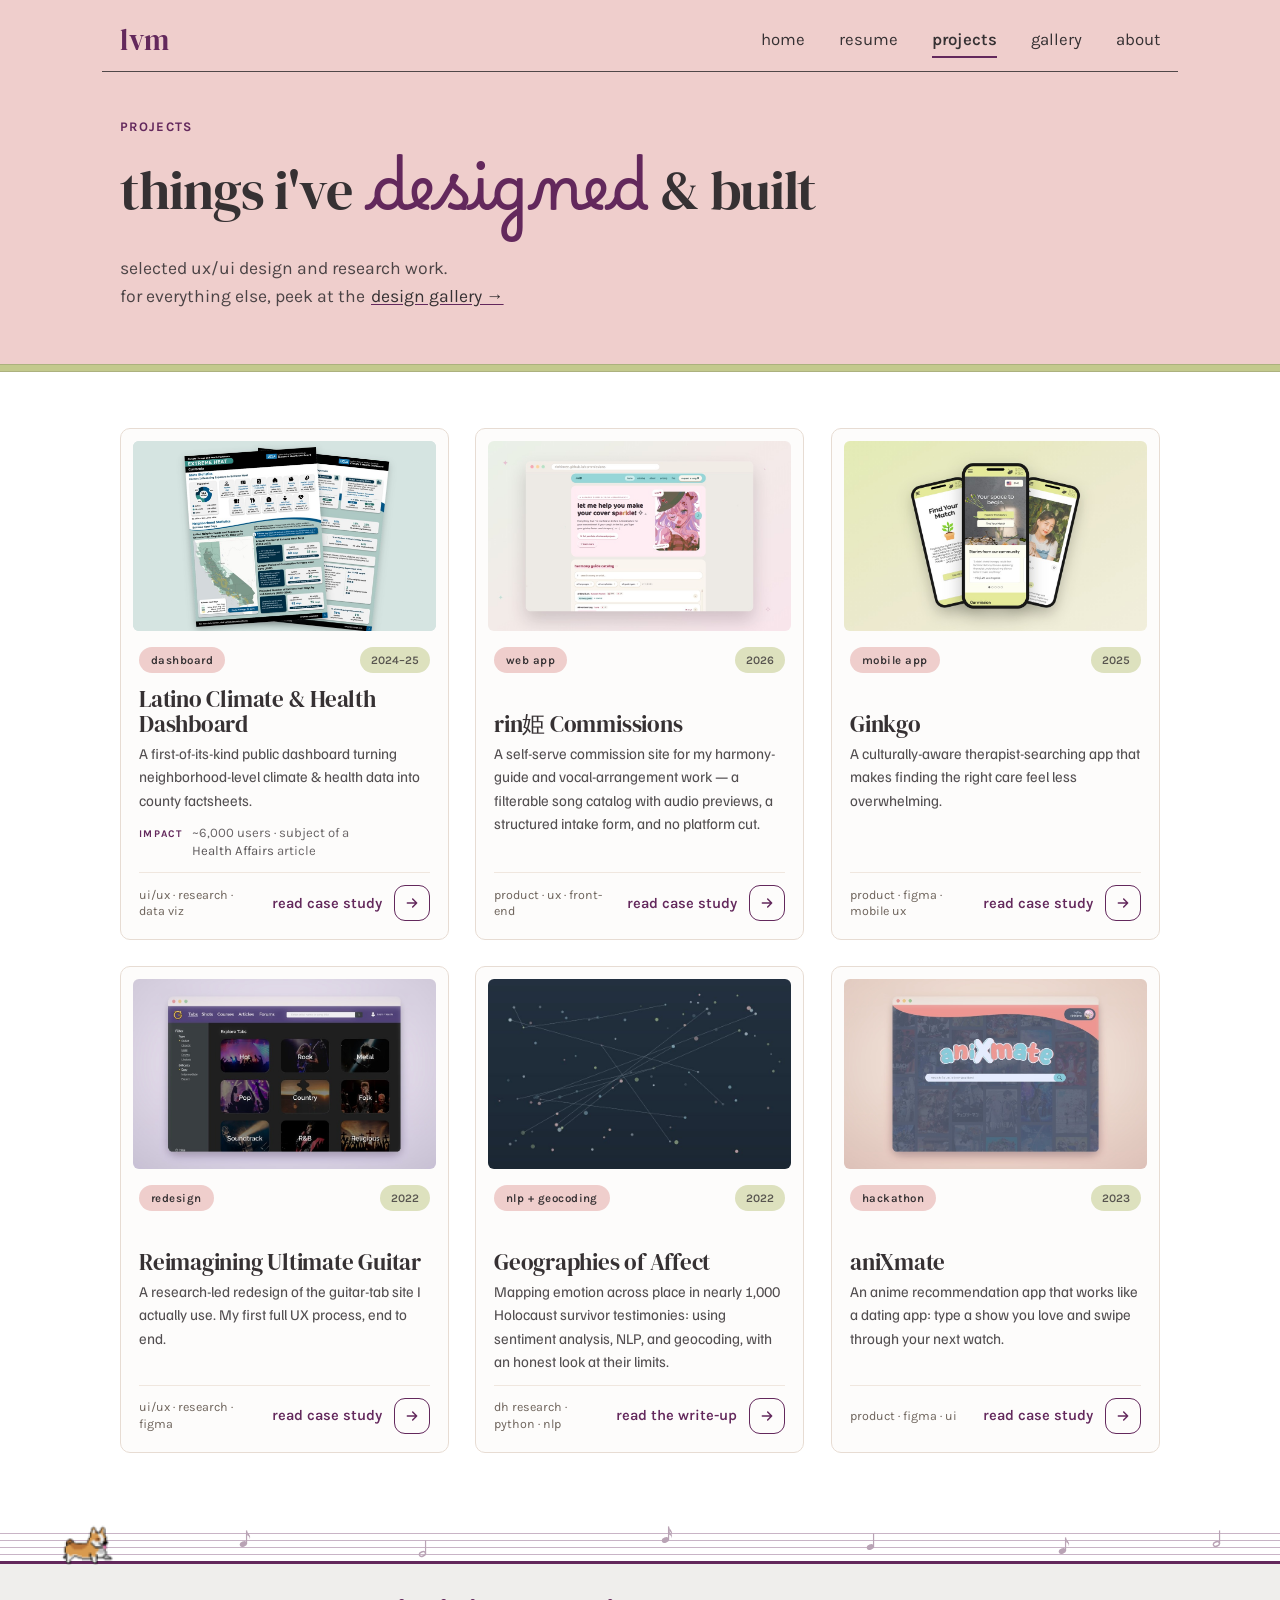
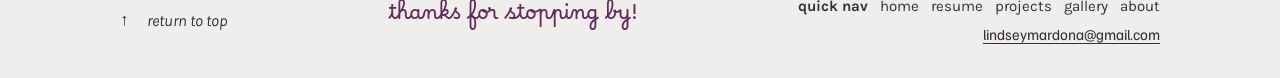
<file: projects.html>
<!DOCTYPE html>
<html lang="en">
<head>
  <meta charset="UTF-8" />
  <meta name="viewport" content="width=device-width, initial-scale=1.0" />
  <title>Projects — Lindsey Mardona</title>
  <meta name="description" content="Selected UX/UI design and research projects by Lindsey Mardona." />
  <link rel="canonical" href="https://lindseymardona.com/projects.html" />
  <link rel="icon" href="favicon.svg" type="image/svg+xml" />
  <link rel="preconnect" href="https://fonts.googleapis.com" />
  <link rel="preconnect" href="https://fonts.gstatic.com" crossorigin />
  <link href="https://fonts.googleapis.com/css2?family=Borel&family=Inter:ital,wght@0,300;0,400;0,500;0,600;0,700;1,400;1,500;1,600&display=swap" rel="stylesheet" />
  <link id="lm-fonts" rel="stylesheet" href="https://fonts.googleapis.com/css2?family=DM+Serif+Display:ital@0;1&family=Familjen+Grotesk:wght@400;500;600;700&family=Karla:ital,wght@0,400;0,500;0,600;0,700;1,500&family=Public+Sans:wght@400;500;600;700&family=JetBrains+Mono:wght@400;500&display=swap" />
  <script>document.documentElement.classList.add('js');</script>
  <link rel="stylesheet" href="styles.css" />
</head>
<body id="top">
  <a class="skip-link" href="#main">skip to content</a>

  <nav class="nav" aria-label="Primary">
    <div class="wrap">
      <div class="nav-inner">
        <a href="index.html">home</a>
        <a href="resume.html">resume</a>
        <a href="projects.html" aria-current="page">projects</a>
        <a href="gallery.html">gallery</a>
        <a href="about.html">about</a>
      </div>
    </div>
    <div class="nav-rule" role="presentation"></div>
  </nav>

  <main id="main">
    <header class="page-hero">
      <div class="wrap">
        <p class="eyebrow">projects</p>
        <h1><span class="h-print">things i've</span> <span class="script-accent">designed</span> <span class="h-print">&amp; built</span></h1>
        <p class="lead">selected ux/ui design and research work.<br />for everything else, peek at the <a href="gallery.html" style="white-space:nowrap;">design gallery →</a></p>
      </div>
    </header>
    <div class="page-strip" aria-hidden="true"></div>

    <section class="section paper">
      <div class="wrap">
        <div class="grid-3">
          <a class="proj reveal" href="case-study-lppi.html">
            <div class="proj-thumb"><img class="thumb-whole" src="assets/lchd/factsheet-pages.jpg" alt="Latino Climate & Health Dashboard — both printed pages of the final California Extreme Heat factsheet, with its map of extreme heat days" loading="lazy" /></div>
            <div class="proj-body">
              <div class="proj-metarow"><span class="pm-type">dashboard</span><span class="pm-year">2024–25</span></div>
              <h3 class="proj-title">Latino Climate &amp; Health Dashboard</h3>
              <p class="desc">A first-of-its-kind public dashboard turning neighborhood-level climate &amp; health data into county factsheets.</p>
              <p class="proj-metric"><span class="pm-label">impact</span><span class="pm-val">~6,000 users · subject of a <em>Health&nbsp;Affairs</em> article</span></p>
              <div class="proj-footrow">
                <span class="proj-tags">ui/ux · research · data viz</span>
                <span class="proj-view" aria-hidden="true">read case study <span class="arw">→</span></span>
              </div>
            </div>
          </a>

          <a class="proj reveal" href="commissions.html">
            <div class="proj-thumb"><img src="assets/proj-commissions.jpg" alt="rin姫 commission site — the harmony guide catalog with search and language, complexity, and guide-type filters" loading="lazy" /></div>
            <div class="proj-body">
              <div class="proj-metarow"><span class="pm-type">web app</span><span class="pm-year">2026</span></div>
              <h3 class="proj-title">rin姫 Commissions</h3>
              <p class="desc">A self-serve commission site for my harmony-guide and vocal-arrangement work — a filterable song catalog with audio previews, a structured intake form, and no platform cut.</p>
              <div class="proj-footrow">
                <span class="proj-tags">product · ux · front-end</span>
                <span class="proj-view" aria-hidden="true">read case study <span class="arw">→</span></span>
              </div>
            </div>
          </a>

          <a class="proj reveal" href="ginkgo.html">
            <div class="proj-thumb"><img src="assets/proj-gingko.jpg" alt="Ginkgo therapist-matching app" loading="lazy" /></div>
            <div class="proj-body">
              <div class="proj-metarow"><span class="pm-type">mobile app</span><span class="pm-year">2025</span></div>
              <h3 class="proj-title">Ginkgo</h3>
              <p class="desc">A culturally-aware therapist-searching app that makes finding the right care feel less overwhelming.</p>
              <div class="proj-footrow">
                <span class="proj-tags">product · figma · mobile ux</span>
                <span class="proj-view" aria-hidden="true">read case study <span class="arw">→</span></span>
              </div>
            </div>
          </a>

          <a class="proj reveal" href="ultimate-guitar.html">
            <div class="proj-thumb"><img src="assets/proj-ultimateguitar.jpg" alt="Reimagined Ultimate Guitar interface" loading="lazy" /></div>
            <div class="proj-body">
              <div class="proj-metarow"><span class="pm-type">redesign</span><span class="pm-year">2022</span></div>
              <h3 class="proj-title">Reimagining Ultimate Guitar</h3>
              <p class="desc">A research-led redesign of the guitar-tab site I actually use. My first full UX process, end to end.</p>
              <div class="proj-footrow">
                <span class="proj-tags">ui/ux · research · figma</span>
                <span class="proj-view" aria-hidden="true">read case study <span class="arw">→</span></span>
              </div>
            </div>
          </a>

          <a class="proj reveal" href="holocaust-testimonies.html">
            <div class="proj-thumb"><img src="assets/proj-geographies.jpg" alt="Abstract map of geocoded points representing the Geographies of Affect research" loading="lazy" /></div>
            <div class="proj-body">
              <div class="proj-metarow"><span class="pm-type">nlp + geocoding</span><span class="pm-year">2022</span></div>
              <h3 class="proj-title">Geographies of Affect</h3>
              <p class="desc">Mapping emotion across place in nearly 1,000 Holocaust survivor testimonies: using sentiment analysis, NLP, and geocoding, with an honest look at their limits.</p>
              <div class="proj-footrow">
                <span class="proj-tags">dh research · python · nlp</span>
                <span class="proj-view" aria-hidden="true">read the write-up <span class="arw">→</span></span>
              </div>
            </div>
          </a>

          <a class="proj reveal" href="anixmate.html">
            <div class="proj-thumb"><img src="assets/proj-anixmate.jpg" alt="aniXmate anime recommendation site" loading="lazy" /></div>
            <div class="proj-body">
              <div class="proj-metarow"><span class="pm-type">hackathon</span><span class="pm-year">2023</span></div>
              <h3 class="proj-title">aniXmate</h3>
              <p class="desc">An anime recommendation app that works like a dating app: type a show you love and swipe through your next watch.</p>
              <div class="proj-footrow">
                <span class="proj-tags">product · figma · ui</span>
                <span class="proj-view" aria-hidden="true">read case study <span class="arw">→</span></span>
              </div>
            </div>
          </a>
        </div>
      </div>
    </section>
  </main>

  <footer>
    <div class="wrap foot">
      <a class="to-top" href="#top">
        <span class="circle" aria-hidden="true">
          <svg width="16" height="16" viewBox="0 0 24 24" fill="none" stroke="currentColor" stroke-width="2.2" stroke-linecap="round" stroke-linejoin="round"><path d="M12 19V5"/><path d="m5 12 7-7 7 7"/></svg>
        </span>
        return to top
      </a>
      <div class="quick">
        <span class="label">quick nav |</span>
        <a href="index.html">home</a>
        <a href="resume.html">resume</a>
        <a href="projects.html">projects</a>
        <a href="gallery.html">gallery</a>
        <a href="about.html">about</a>
      </div>
      <div class="foot-email">
        <a href="mailto:lindseymardona@gmail.com">lindseymardona@gmail.com</a>
      </div>
    </div>
  </footer>

  <script src="script.js" defer></script>
</body>
</html>
</file>
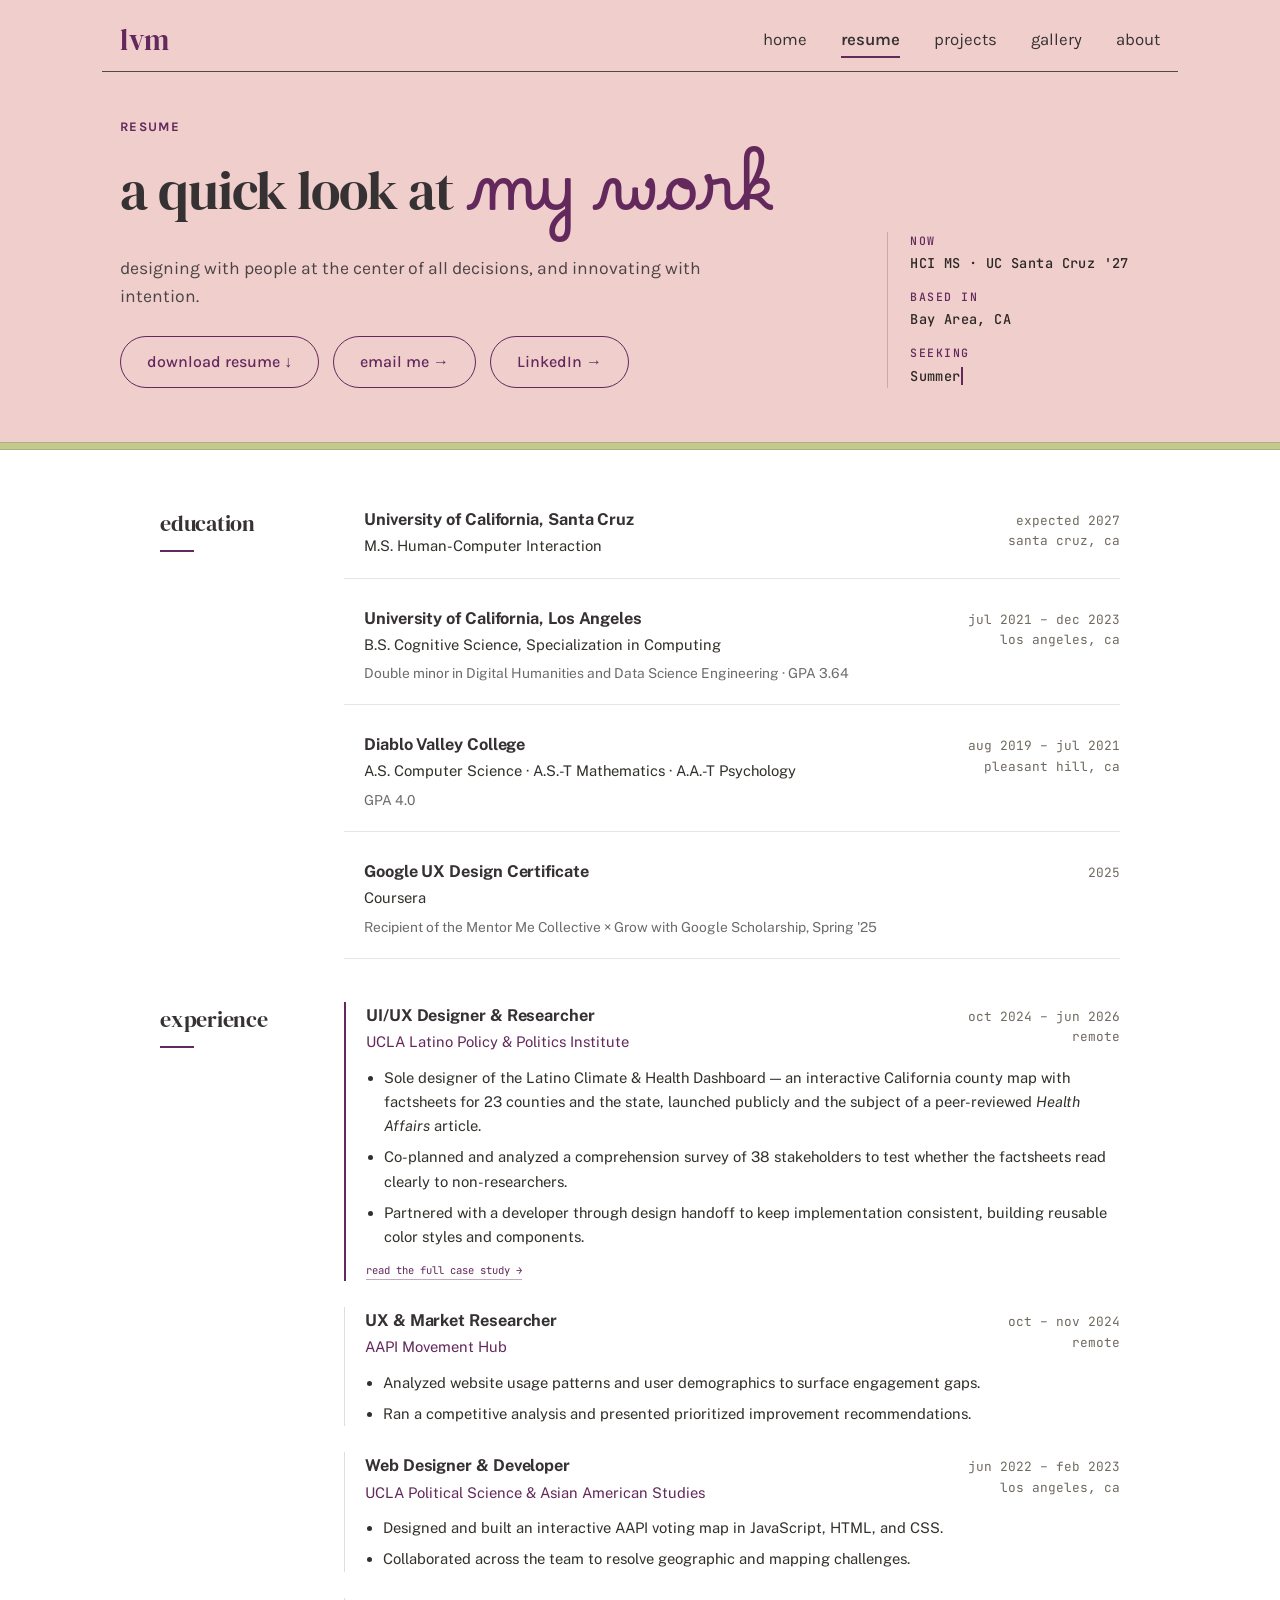
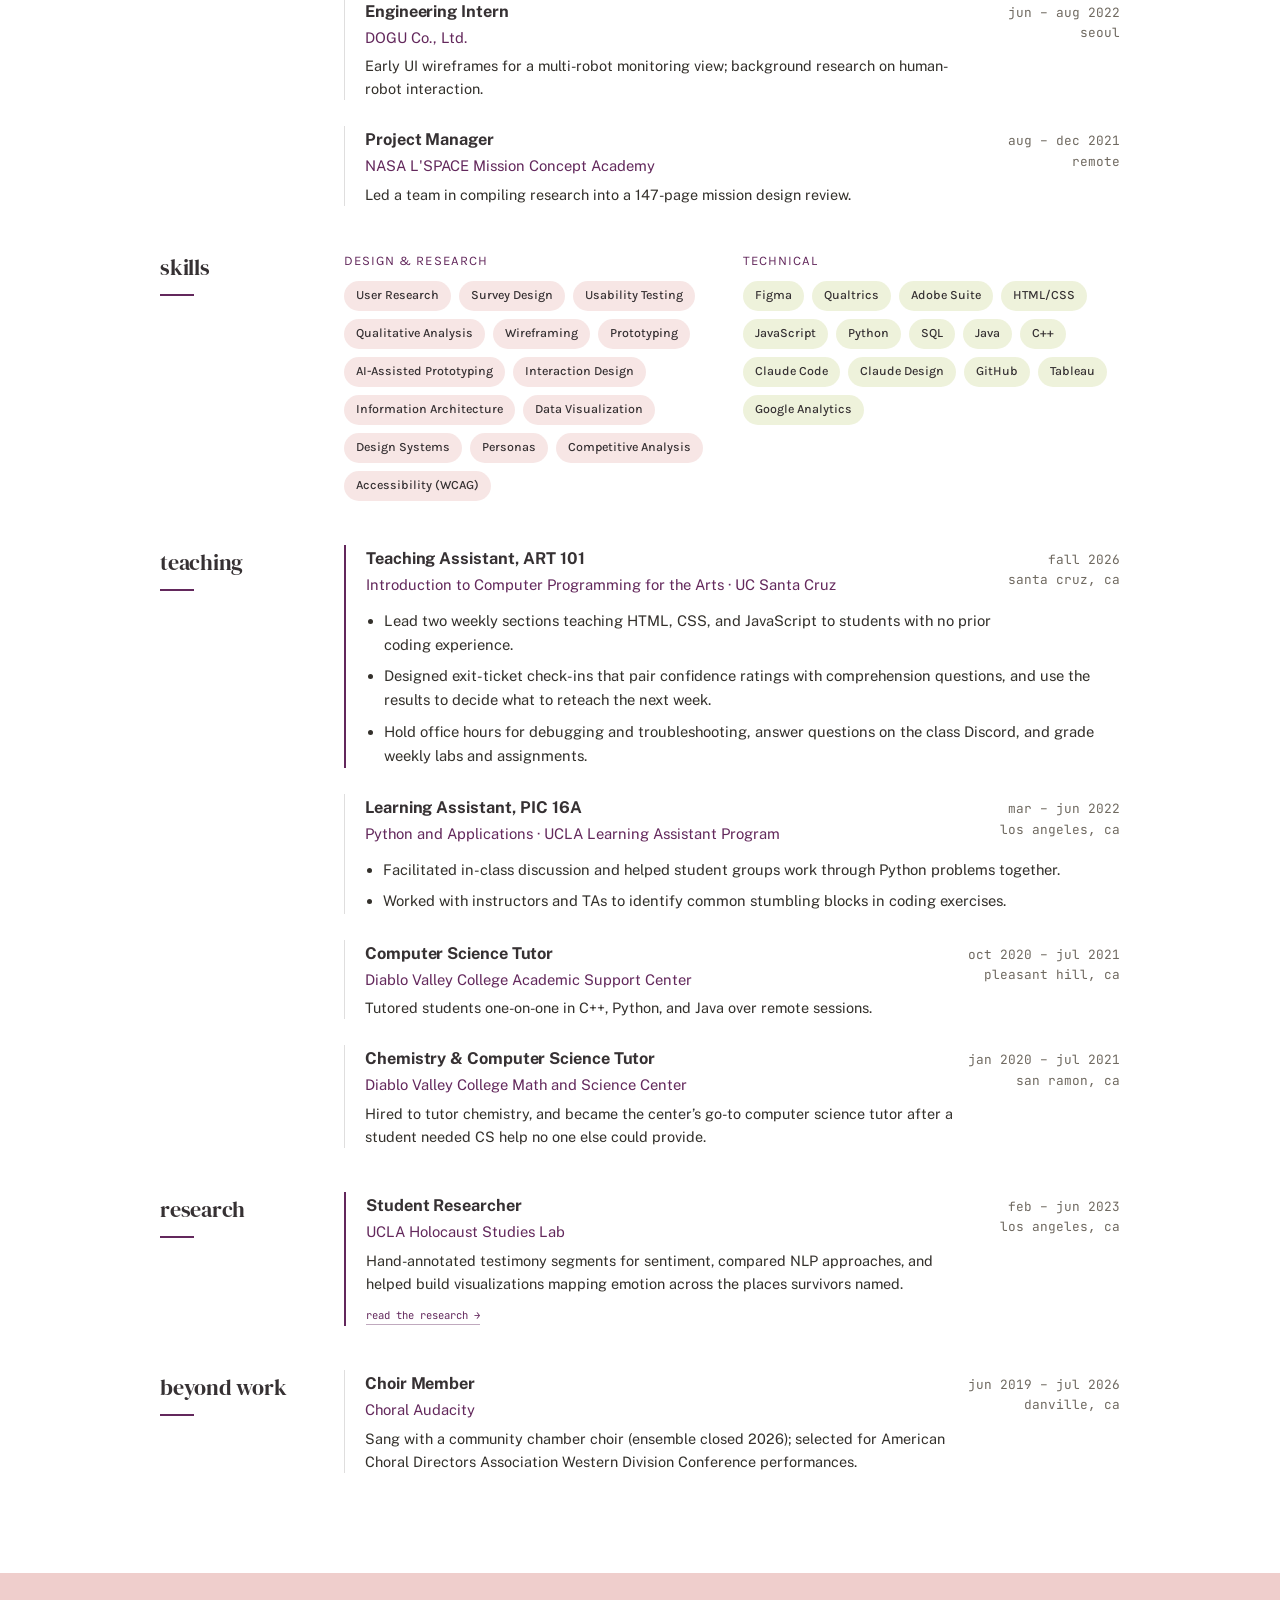
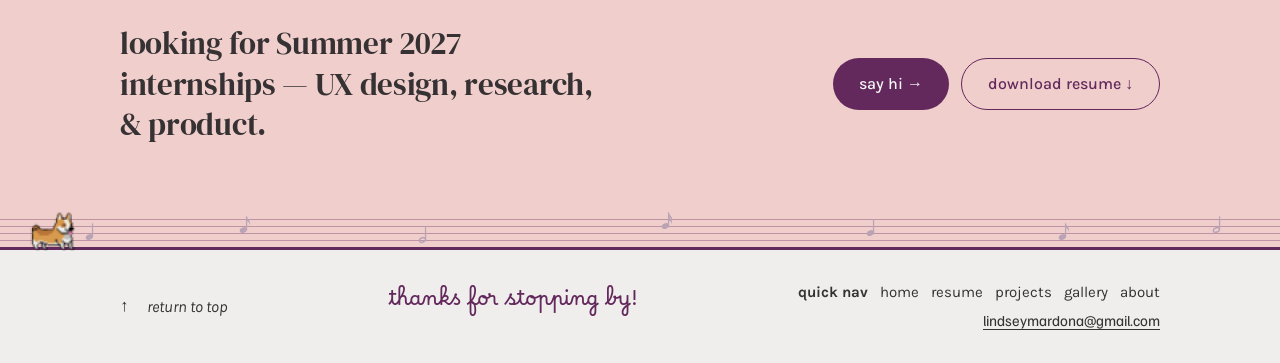
<file: resume.html>
<!DOCTYPE html>
<html lang="en">
<head>
  <meta charset="UTF-8" />
  <meta name="viewport" content="width=device-width, initial-scale=1.0" />
  <title>Resume — Lindsey Mardona</title>
  <meta name="description" content="Lindsey Mardona's resume — UX/UI designer and researcher with an HCI focus." />
  <link rel="canonical" href="https://lindseymardona.com/resume.html" />
  <link rel="icon" href="favicon.svg" type="image/svg+xml" />
  <link rel="preconnect" href="https://fonts.googleapis.com" />
  <link rel="preconnect" href="https://fonts.gstatic.com" crossorigin />
  <link href="https://fonts.googleapis.com/css2?family=Borel&family=Inter:ital,wght@0,300;0,400;0,500;0,600;0,700;1,400;1,500;1,600&display=swap" rel="stylesheet" />
  <link id="lm-fonts" rel="stylesheet" href="https://fonts.googleapis.com/css2?family=DM+Serif+Display:ital@0;1&family=Familjen+Grotesk:wght@400;500;600;700&family=Karla:ital,wght@0,400;0,500;0,600;0,700;1,500&family=Public+Sans:wght@400;500;600;700&family=JetBrains+Mono:wght@400;500&display=swap" />
  <script>document.documentElement.classList.add('js');</script>
  <link rel="stylesheet" href="styles.css" />
</head>
<body id="top">
  <a class="skip-link" href="#main">skip to content</a>

  <nav class="nav" aria-label="Primary">
    <div class="wrap">
      <div class="nav-inner">
        <a href="index.html">home</a>
        <a href="resume.html" aria-current="page">resume</a>
        <a href="projects.html">projects</a>
        <a href="gallery.html">gallery</a>
        <a href="about.html">about</a>
      </div>
    </div>
    <div class="nav-rule" role="presentation"></div>
  </nav>

  <main id="main">
    <header class="page-hero">
      <div class="wrap rz-hero-grid">
        <div>
          <p class="eyebrow">resume</p>
          <h1><span class="h-print">a quick look at</span> <span class="script-accent">my work</span></h1>
          <p class="lead">designing with people at the center of all decisions, and innovating with intention.</p>
          <div class="resume-actions">
            <a class="pill" href="assets/lindsey-mardona-resume.pdf" download>download resume ↓</a>
            <span class="ra-group">
              <a class="pill ghost" href="mailto:lindseymardona@gmail.com">email me →</a>
              <a class="pill ghost" href="https://www.linkedin.com/in/lindseymardona/" target="_blank" rel="noopener">LinkedIn →</a>
            </span>
          </div>
        </div>
        <div class="rz-panel">
          <div><span class="k">now</span><span class="rz-v">HCI MS · UC Santa Cruz '27</span></div>
          <div><span class="k">based in</span><span class="rz-v">Bay Area, CA</span></div>
          <div><span class="k">seeking</span><span class="rz-v">Summer 2027 · UX design, research, product</span></div>
        </div>
      </div>
    </header>
    <div class="page-strip" aria-hidden="true"></div>

    <section class="resume section">
      <div class="wrap resume-wrap" data-reveal-group>

        <div class="res-block reveal">
          <h2>education</h2>
          <div class="rz-list">
            <div class="rz-edu">
              <div class="rz-head">
                <div>
                  <div class="rz-title">University of California, Santa Cruz</div>
                  <div class="rz-deg">M.S. Human-Computer Interaction</div>
                </div>
                <div class="rz-when">expected 2027<br>santa cruz, ca</div>
              </div>
            </div>
            <div class="rz-edu">
              <div class="rz-head">
                <div>
                  <div class="rz-title">University of California, Los Angeles</div>
                  <div class="rz-deg">B.S. Cognitive Science, Specialization in Computing</div>
                  <div class="rz-sub">Double minor in Digital Humanities and Data Science Engineering · GPA 3.64</div>
                </div>
                <div class="rz-when">jul 2021 – dec 2023<br>los angeles, ca</div>
              </div>
            </div>
            <div class="rz-edu">
              <div class="rz-head">
                <div>
                  <div class="rz-title">Diablo Valley College</div>
                  <div class="rz-deg">A.S. Computer Science · A.S.-T Mathematics · A.A.-T Psychology</div>
                  <div class="rz-sub">GPA 4.0</div>
                </div>
                <div class="rz-when">aug 2019 – jul 2021<br>pleasant hill, ca</div>
              </div>
            </div>
            <div class="rz-edu">
              <div class="rz-head">
                <div>
                  <div class="rz-title">Google UX Design Certificate</div>
                  <div class="rz-deg">Coursera</div>
                  <div class="rz-sub">Recipient of the Mentor Me Collective × Grow with Google Scholarship, Spring '25</div>
                </div>
                <div class="rz-when">2025</div>
              </div>
            </div>
          </div>
        </div>

        <div class="res-block reveal">
          <h2>experience</h2>
          <div class="rz-list">

            <div class="rz-item lead">
              <div class="rz-head">
                <div>
                  <div class="rz-title">UI/UX Designer &amp; Researcher</div>
                  <div class="rz-org">UCLA Latino Policy &amp; Politics Institute</div>
                </div>
                <div class="rz-when">oct 2024 – jun 2026<br>remote</div>
              </div>
              <ul class="rz-bullets">
                <li>Sole designer of the Latino Climate &amp; Health Dashboard — an interactive California county map with factsheets for 23 counties and the state, launched publicly and the subject of a peer-reviewed <em>Health Affairs</em> article.</li>
                <li>Co-planned and analyzed a comprehension survey of 38 stakeholders to test whether the factsheets read clearly to non-researchers.</li>
                <li>Partnered with a developer through design handoff to keep implementation consistent, building reusable color styles and components.</li>
              </ul>
              <a class="rz-more" href="case-study-lppi.html">read the full case study →</a>
            </div>

            <div class="rz-item">
              <div class="rz-head">
                <div>
                  <div class="rz-title">UX &amp; Market Researcher</div>
                  <div class="rz-org">AAPI Movement Hub</div>
                </div>
                <div class="rz-when">oct – nov 2024<br>remote</div>
              </div>
              <ul class="rz-bullets">
                <li>Analyzed website usage patterns and user demographics to surface engagement gaps.</li>
                <li>Ran a competitive analysis and presented prioritized improvement recommendations.</li>
              </ul>
            </div>

            <div class="rz-item">
              <div class="rz-head">
                <div>
                  <div class="rz-title">Web Designer &amp; Developer</div>
                  <div class="rz-org">UCLA Political Science &amp; Asian American Studies</div>
                </div>
                <div class="rz-when">jun 2022 – feb 2023<br>los angeles, ca</div>
              </div>
              <ul class="rz-bullets">
                <li>Designed and built an interactive AAPI voting map in JavaScript, HTML, and CSS.</li>
                <li>Collaborated across the team to resolve geographic and mapping challenges.</li>
              </ul>
            </div>

            <div class="rz-item">
              <div class="rz-head">
                <div>
                  <div class="rz-title">Engineering Intern</div>
                  <div class="rz-org">DOGU Co., Ltd.</div>
                </div>
                <div class="rz-when">jun – aug 2022<br>seoul</div>
              </div>
              <p class="rz-note">Early UI wireframes for a multi-robot monitoring view; background research on human-robot interaction.</p>
            </div>

            <div class="rz-item">
              <div class="rz-head">
                <div>
                  <div class="rz-title">Project Manager</div>
                  <div class="rz-org">NASA L'SPACE Mission Concept Academy</div>
                </div>
                <div class="rz-when">aug – dec 2021<br>remote</div>
              </div>
              <p class="rz-note">Led a team in compiling research into a 147-page mission design review.</p>
            </div>

          </div>
        </div>

        <div class="res-block reveal">
          <h2>skills</h2>
          <div class="skills-groups">
            <div>
              <h3>design &amp; research</h3>
              <div class="chip-row">
                <span class="chip">User Research</span><span class="chip">Survey Design</span><span class="chip">Usability Testing</span><span class="chip">Qualitative Analysis</span><span class="chip">Wireframing</span><span class="chip">Prototyping</span><span class="chip">AI-Assisted Prototyping</span><span class="chip">Interaction Design</span><span class="chip">Information Architecture</span><span class="chip">Data Visualization</span><span class="chip">Design Systems</span><span class="chip">Personas</span><span class="chip">Competitive Analysis</span><span class="chip">Accessibility (WCAG)</span>
              </div>
            </div>
            <div>
              <h3>technical</h3>
              <div class="chip-row tech-skills">
                <span class="chip">Figma</span><span class="chip">Qualtrics</span><span class="chip">Adobe Suite</span><span class="chip">HTML/CSS</span><span class="chip">JavaScript</span><span class="chip">Python</span><span class="chip">SQL</span><span class="chip">Java</span><span class="chip">C++</span><span class="chip">Claude Code</span><span class="chip">Claude Design</span><span class="chip">GitHub</span><span class="chip">Tableau</span><span class="chip">Google Analytics</span>
              </div>
            </div>
          </div>
        </div>

        <div class="res-block reveal">
          <h2>teaching</h2>
          <div class="rz-list">
            <div class="rz-item lead">
              <div class="rz-head">
                <div>
                  <div class="rz-title">Teaching Assistant, ART 101</div>
                  <div class="rz-org">Introduction to Computer Programming for the Arts · UC Santa Cruz</div>
                </div>
                <div class="rz-when">fall 2026<br>santa cruz, ca</div>
              </div>
              <ul class="rz-bullets">
                <li>Lead two weekly sections teaching HTML, CSS, and JavaScript to students with no prior coding experience.</li>
                <li>Designed exit-ticket check-ins that pair confidence ratings with comprehension questions, and use the results to decide what to reteach the next week.</li>
                <li>Hold office hours for debugging and troubleshooting, answer questions on the class Discord, and grade weekly labs and assignments.</li>
              </ul>
            </div>

            <div class="rz-item">
              <div class="rz-head">
                <div>
                  <div class="rz-title">Learning Assistant, PIC 16A</div>
                  <div class="rz-org">Python and Applications · UCLA Learning Assistant Program</div>
                </div>
                <div class="rz-when">mar – jun 2022<br>los angeles, ca</div>
              </div>
              <ul class="rz-bullets">
                <li>Facilitated in-class discussion and helped student groups work through Python problems together.</li>
                <li>Worked with instructors and TAs to identify common stumbling blocks in coding exercises.</li>
              </ul>
            </div>

            <div class="rz-item">
              <div class="rz-head">
                <div>
                  <div class="rz-title">Computer Science Tutor</div>
                  <div class="rz-org">Diablo Valley College Academic Support Center</div>
                </div>
                <div class="rz-when">oct 2020 – jul 2021<br>pleasant hill, ca</div>
              </div>
              <p class="rz-note">Tutored students one-on-one in C++, Python, and Java over remote sessions.</p>
            </div>

            <div class="rz-item">
              <div class="rz-head">
                <div>
                  <div class="rz-title">Chemistry &amp; Computer Science Tutor</div>
                  <div class="rz-org">Diablo Valley College Math and Science Center</div>
                </div>
                <div class="rz-when">jan 2020 – jul 2021<br>san ramon, ca</div>
              </div>
              <p class="rz-note">Hired to tutor chemistry, and became the center’s go-to computer science tutor after a student needed CS help no one else could provide.</p>
            </div>
          </div>
        </div>

        <div class="res-block reveal">
          <h2>research</h2>
          <div class="rz-list">
            <div class="rz-item lead">
              <div class="rz-head">
                <div>
                  <div class="rz-title">Student Researcher</div>
                  <div class="rz-org">UCLA Holocaust Studies Lab</div>
                </div>
                <div class="rz-when">feb – jun 2023<br>los angeles, ca</div>
              </div>
              <p class="rz-note">Hand-annotated testimony segments for sentiment, compared NLP approaches, and helped build visualizations mapping emotion across the places survivors named.</p>
              <a class="rz-more" href="holocaust-testimonies.html">read the research →</a>
            </div>
          </div>
        </div>

        <div class="res-block reveal">
          <h2>beyond work</h2>
          <div class="rz-list">
            <div class="rz-item">
              <div class="rz-head">
                <div>
                  <div class="rz-title">Choir Member</div>
                  <div class="rz-org">Choral Audacity</div>
                </div>
                <div class="rz-when">jun 2019 – jul 2026<br>danville, ca</div>
              </div>
              <p class="rz-note">Sang with a community chamber choir (ensemble closed 2026); selected for American Choral Directors Association Western Division Conference performances.</p>
            </div>
          </div>
        </div>

      </div>
    </section>

    <!-- seeking CTA -->
    <section class="rz-cta reveal">
      <div class="wrap rz-cta-inner">
        <h2>looking for Summer 2027 internships — UX design, research, &amp; product.</h2>
        <div class="rz-cta-btns">
          <a class="pill" href="mailto:lindseymardona@gmail.com">say hi →</a>
          <a class="pill ghost" href="assets/lindsey-mardona-resume.pdf" download>download resume ↓</a>
        </div>
      </div>
    </section>
  </main>

  <footer>
    <div class="wrap foot">
      <a class="to-top" href="#top">
        <span class="circle" aria-hidden="true">
          <svg width="16" height="16" viewBox="0 0 24 24" fill="none" stroke="currentColor" stroke-width="2.2" stroke-linecap="round" stroke-linejoin="round"><path d="M12 19V5"/><path d="m5 12 7-7 7 7"/></svg>
        </span>
        return to top
      </a>
      <div class="quick">
        <span class="label">quick nav |</span>
        <a href="index.html">home</a>
        <a href="resume.html">resume</a>
        <a href="projects.html">projects</a>
        <a href="gallery.html">gallery</a>
        <a href="about.html">about</a>
      </div>
      <div class="foot-email">
        <a href="mailto:lindseymardona@gmail.com">lindseymardona@gmail.com</a>
      </div>
    </div>
  </footer>

  <script src="script.js" defer></script>
</body>
</html>
</file>
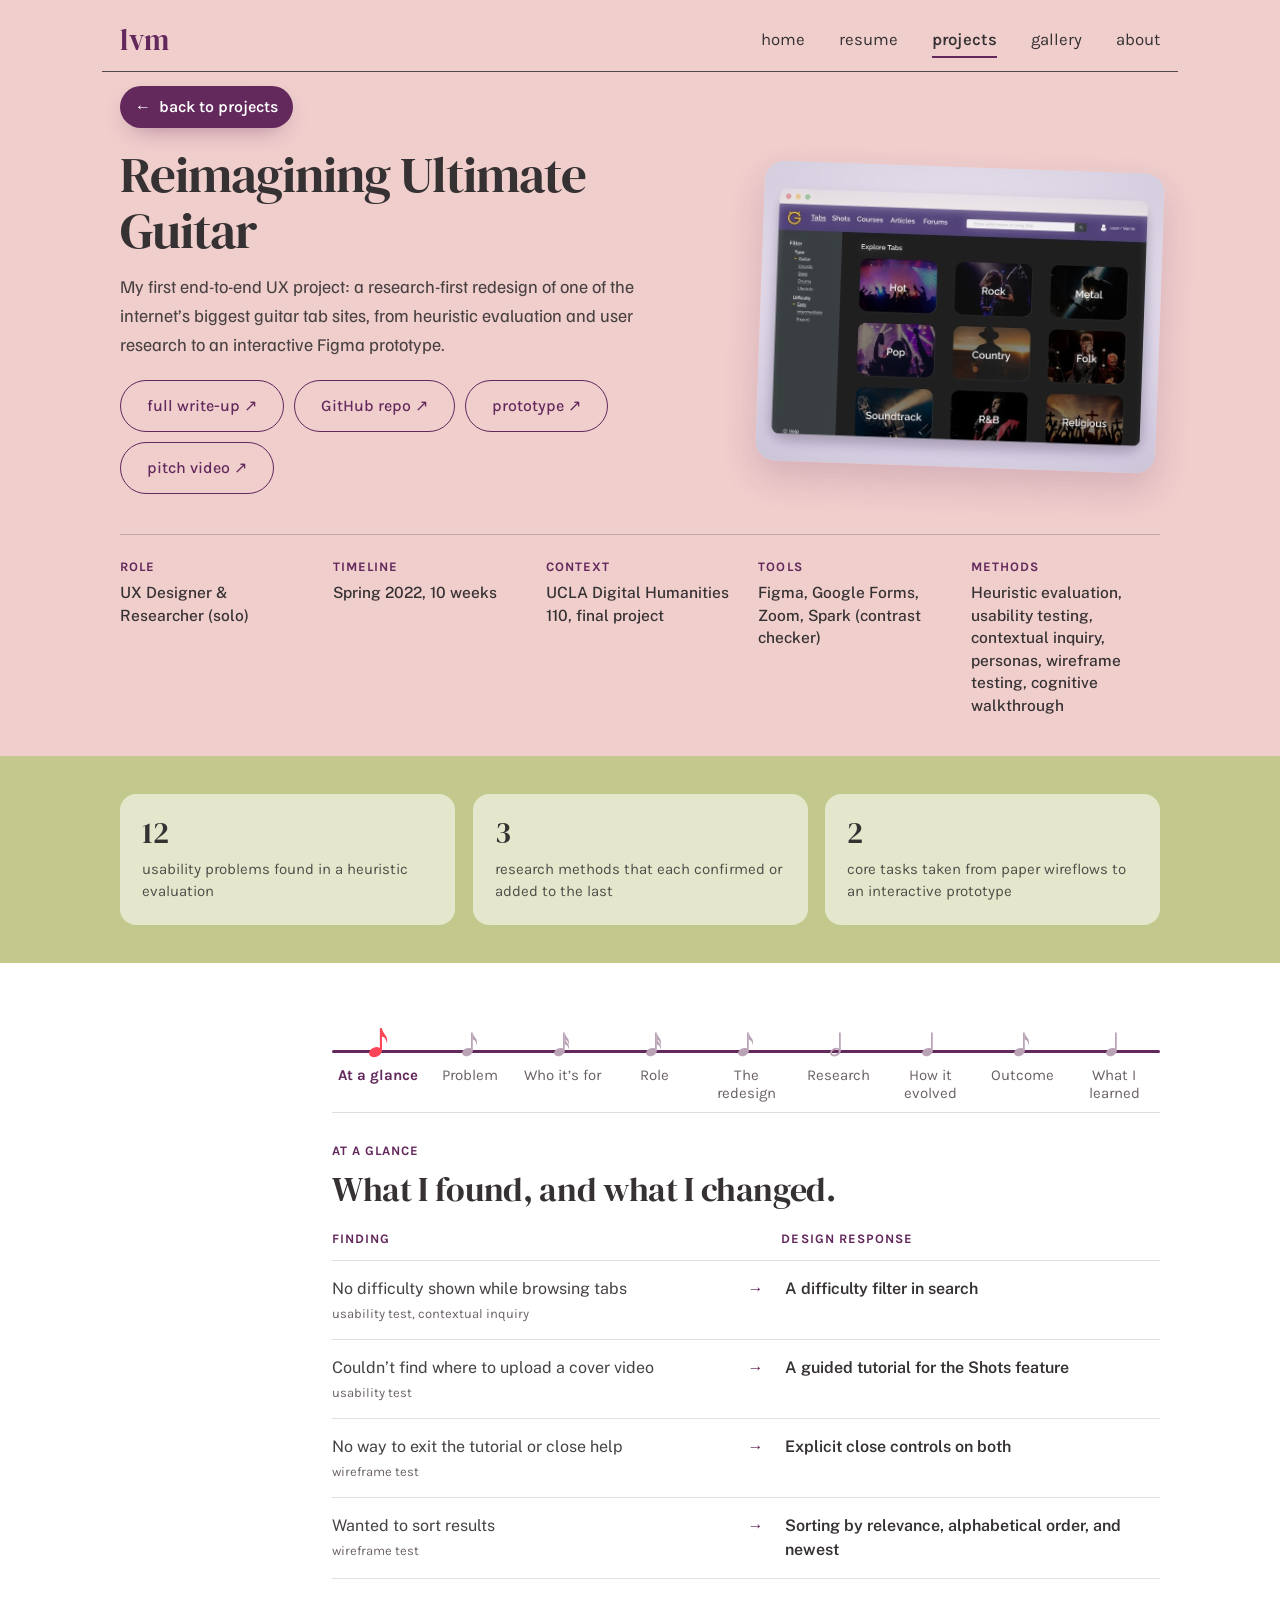
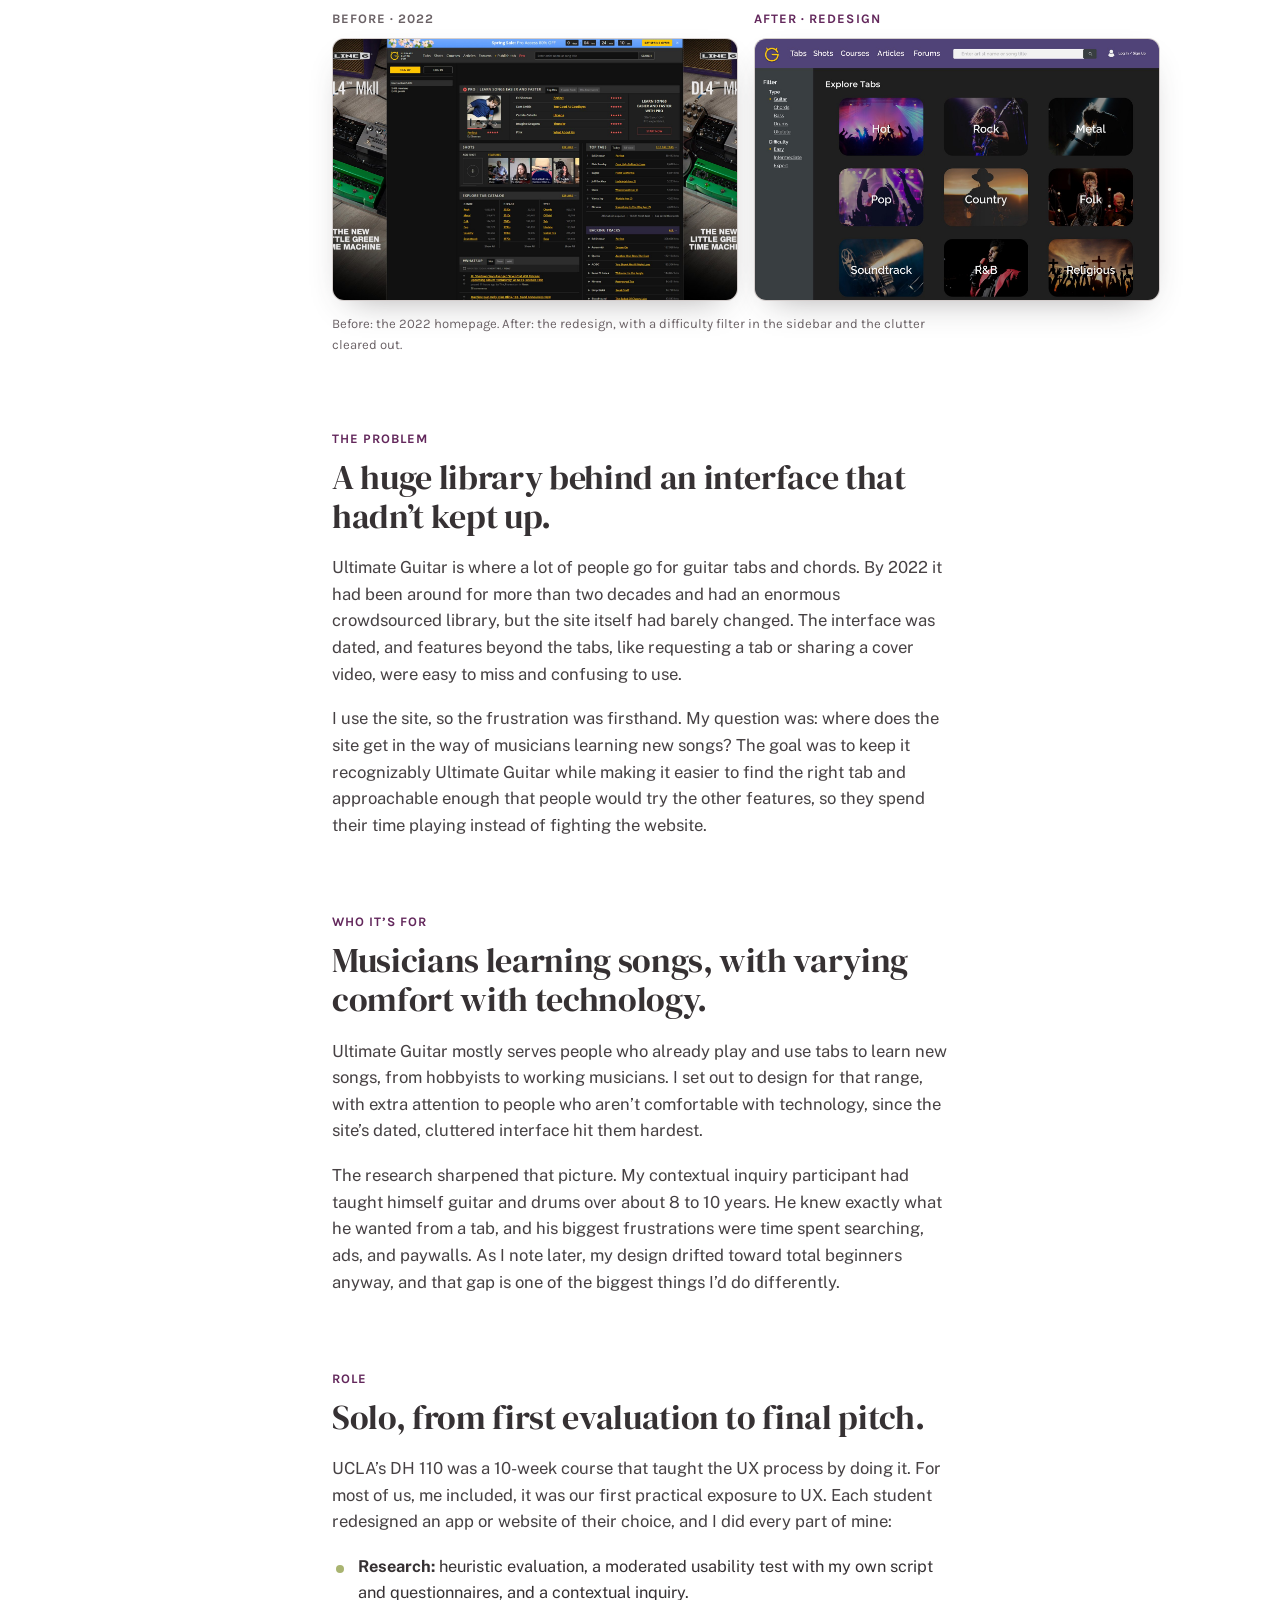
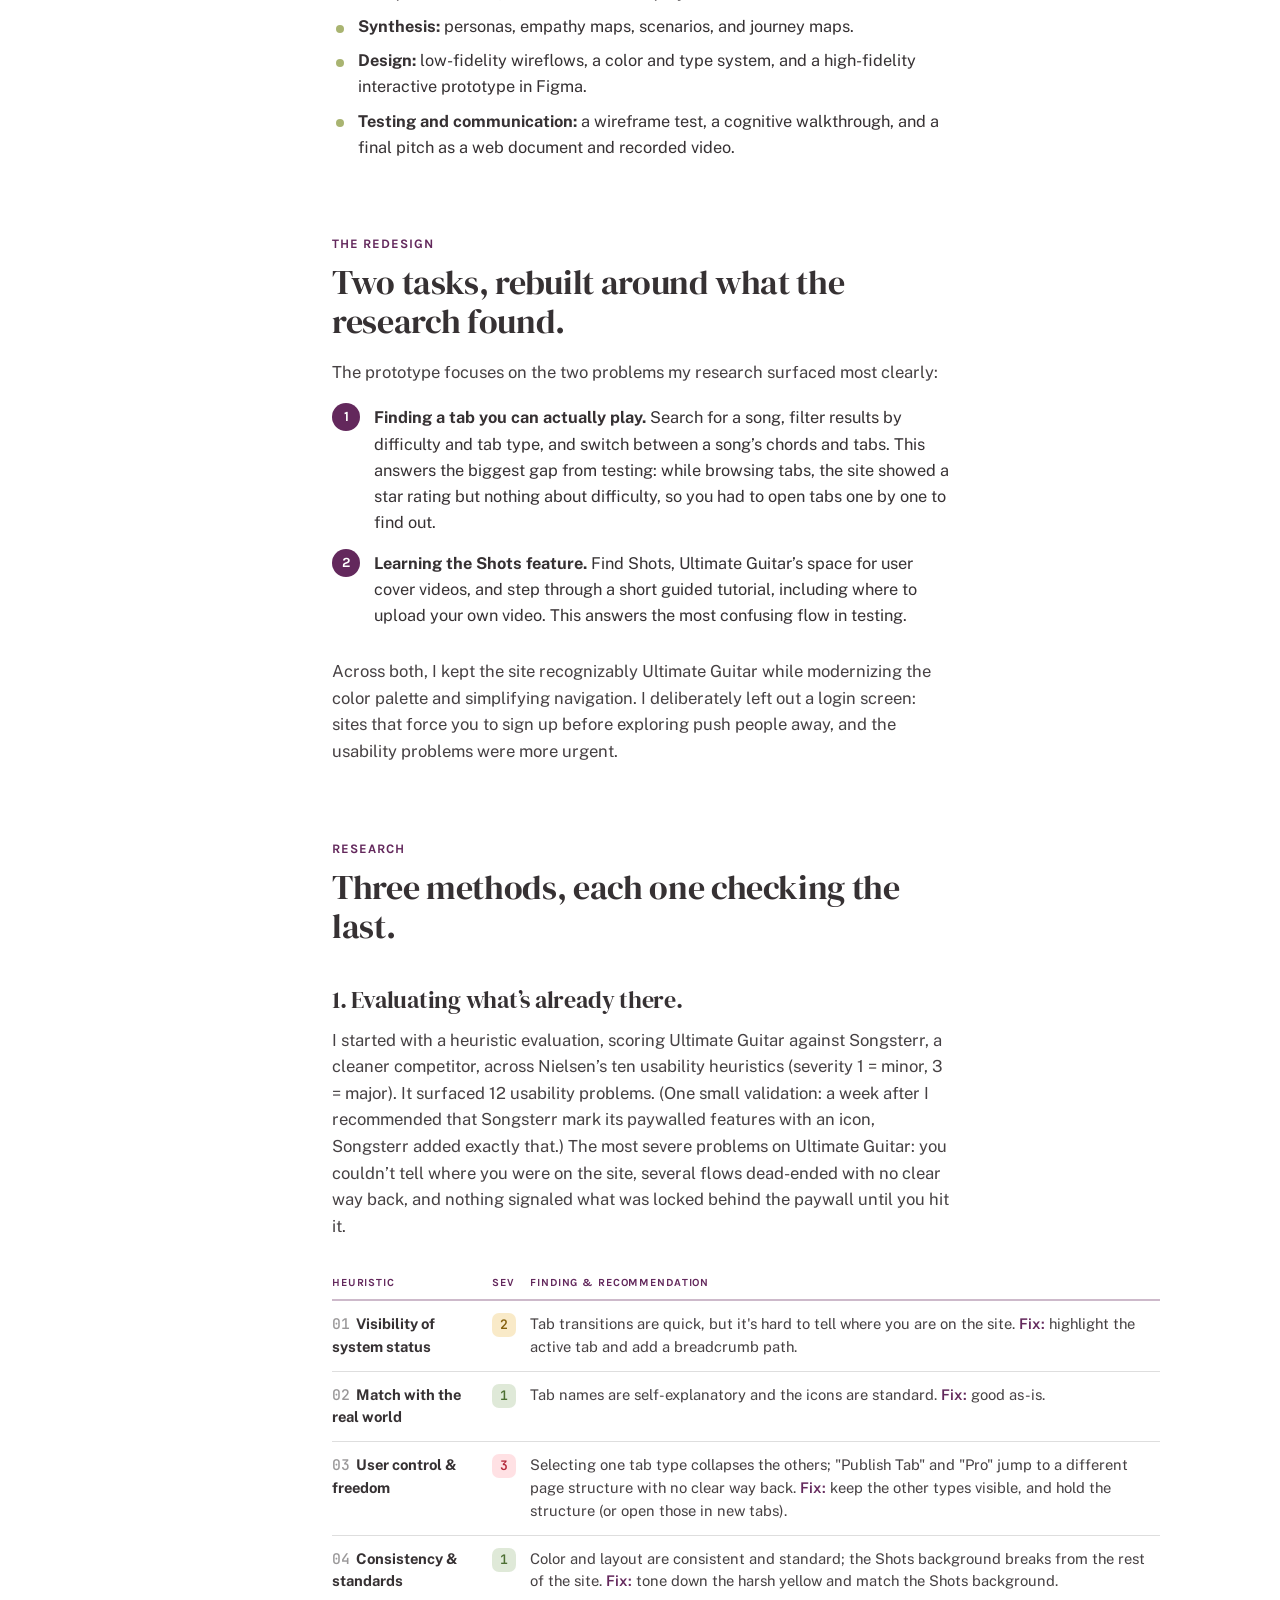
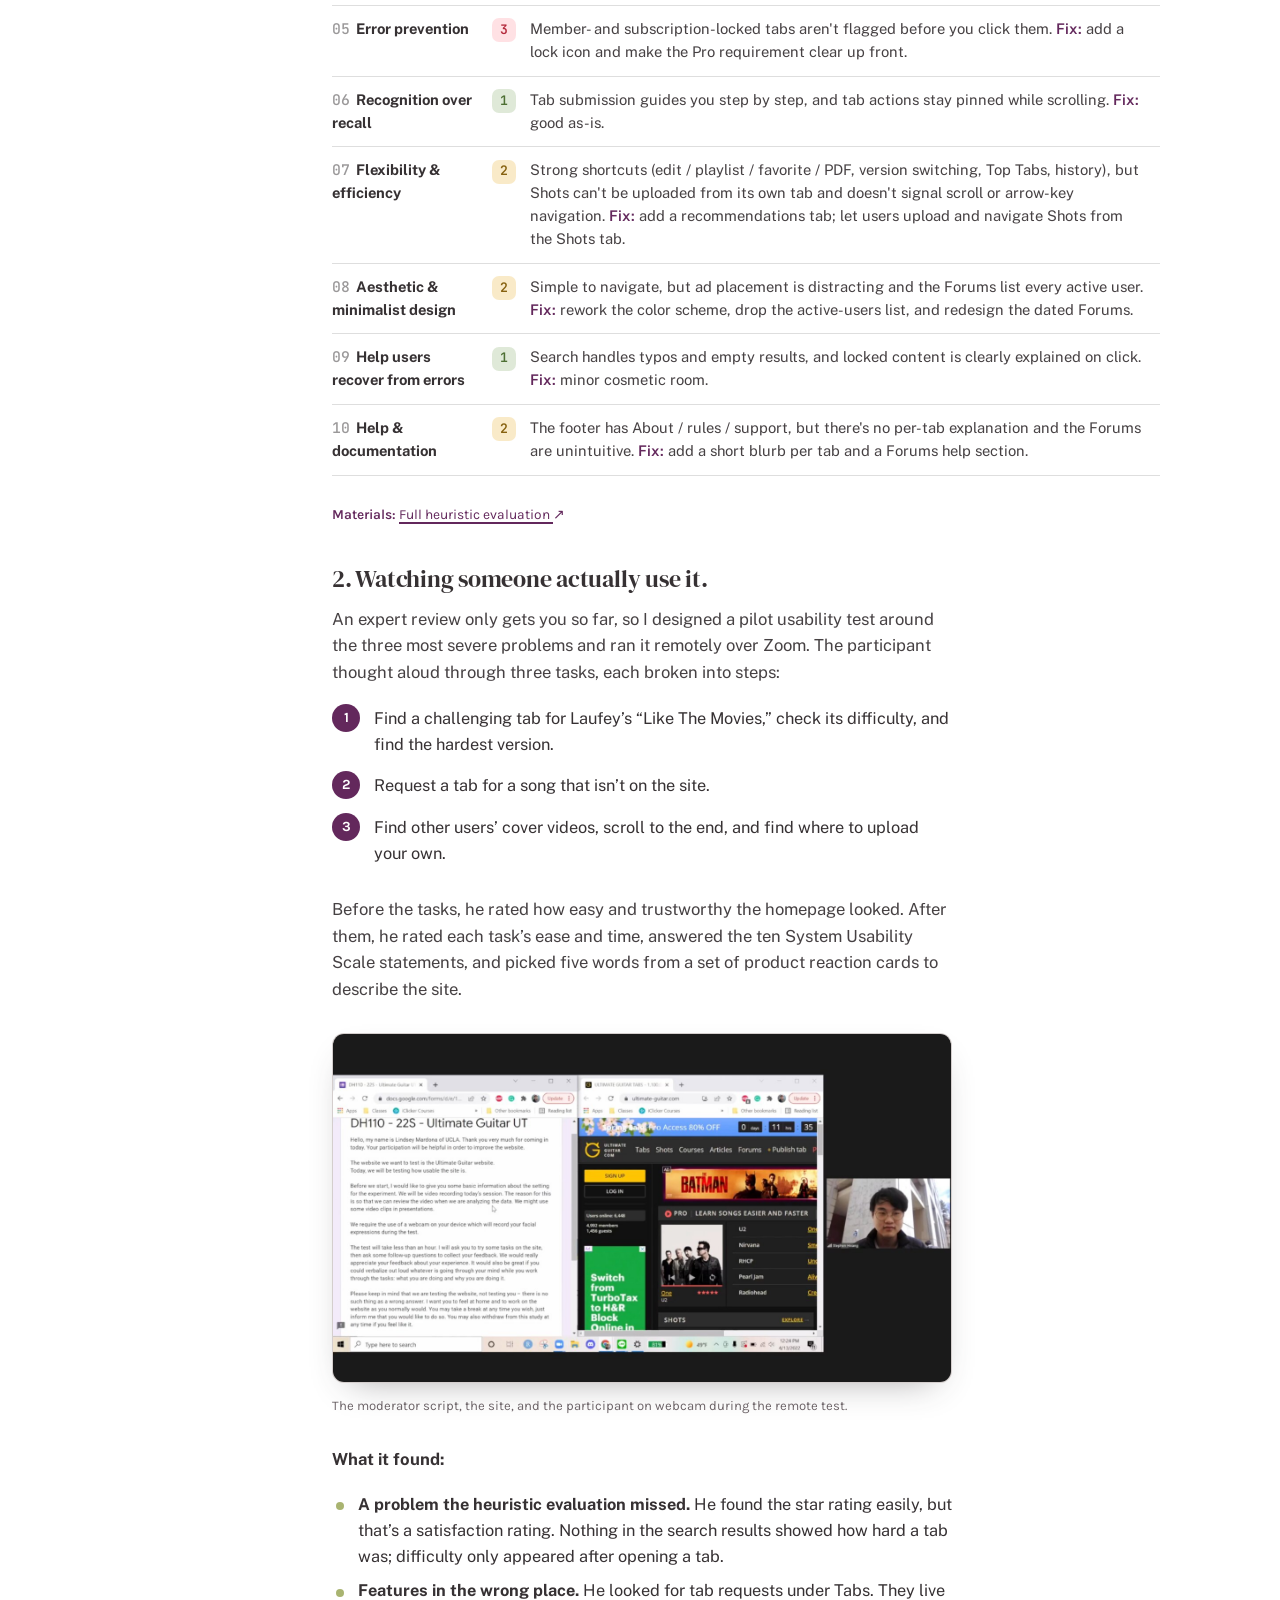
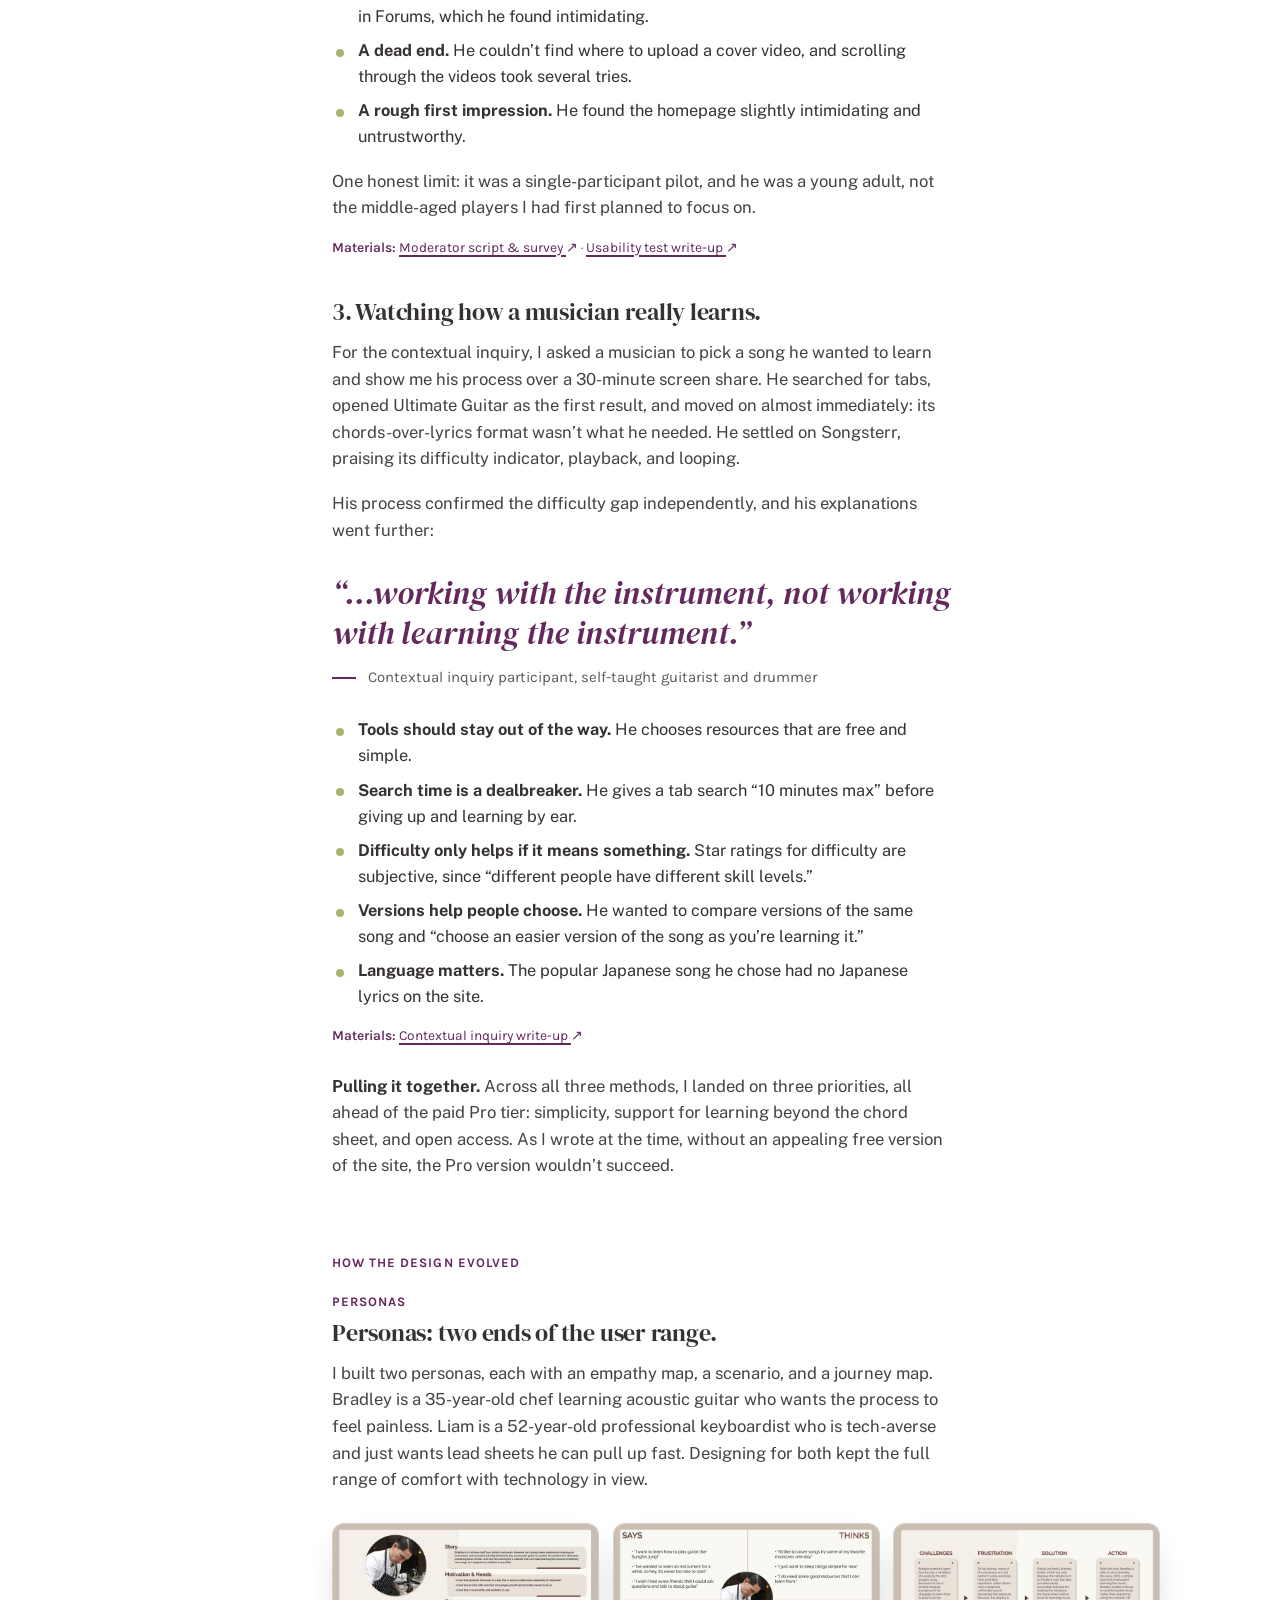
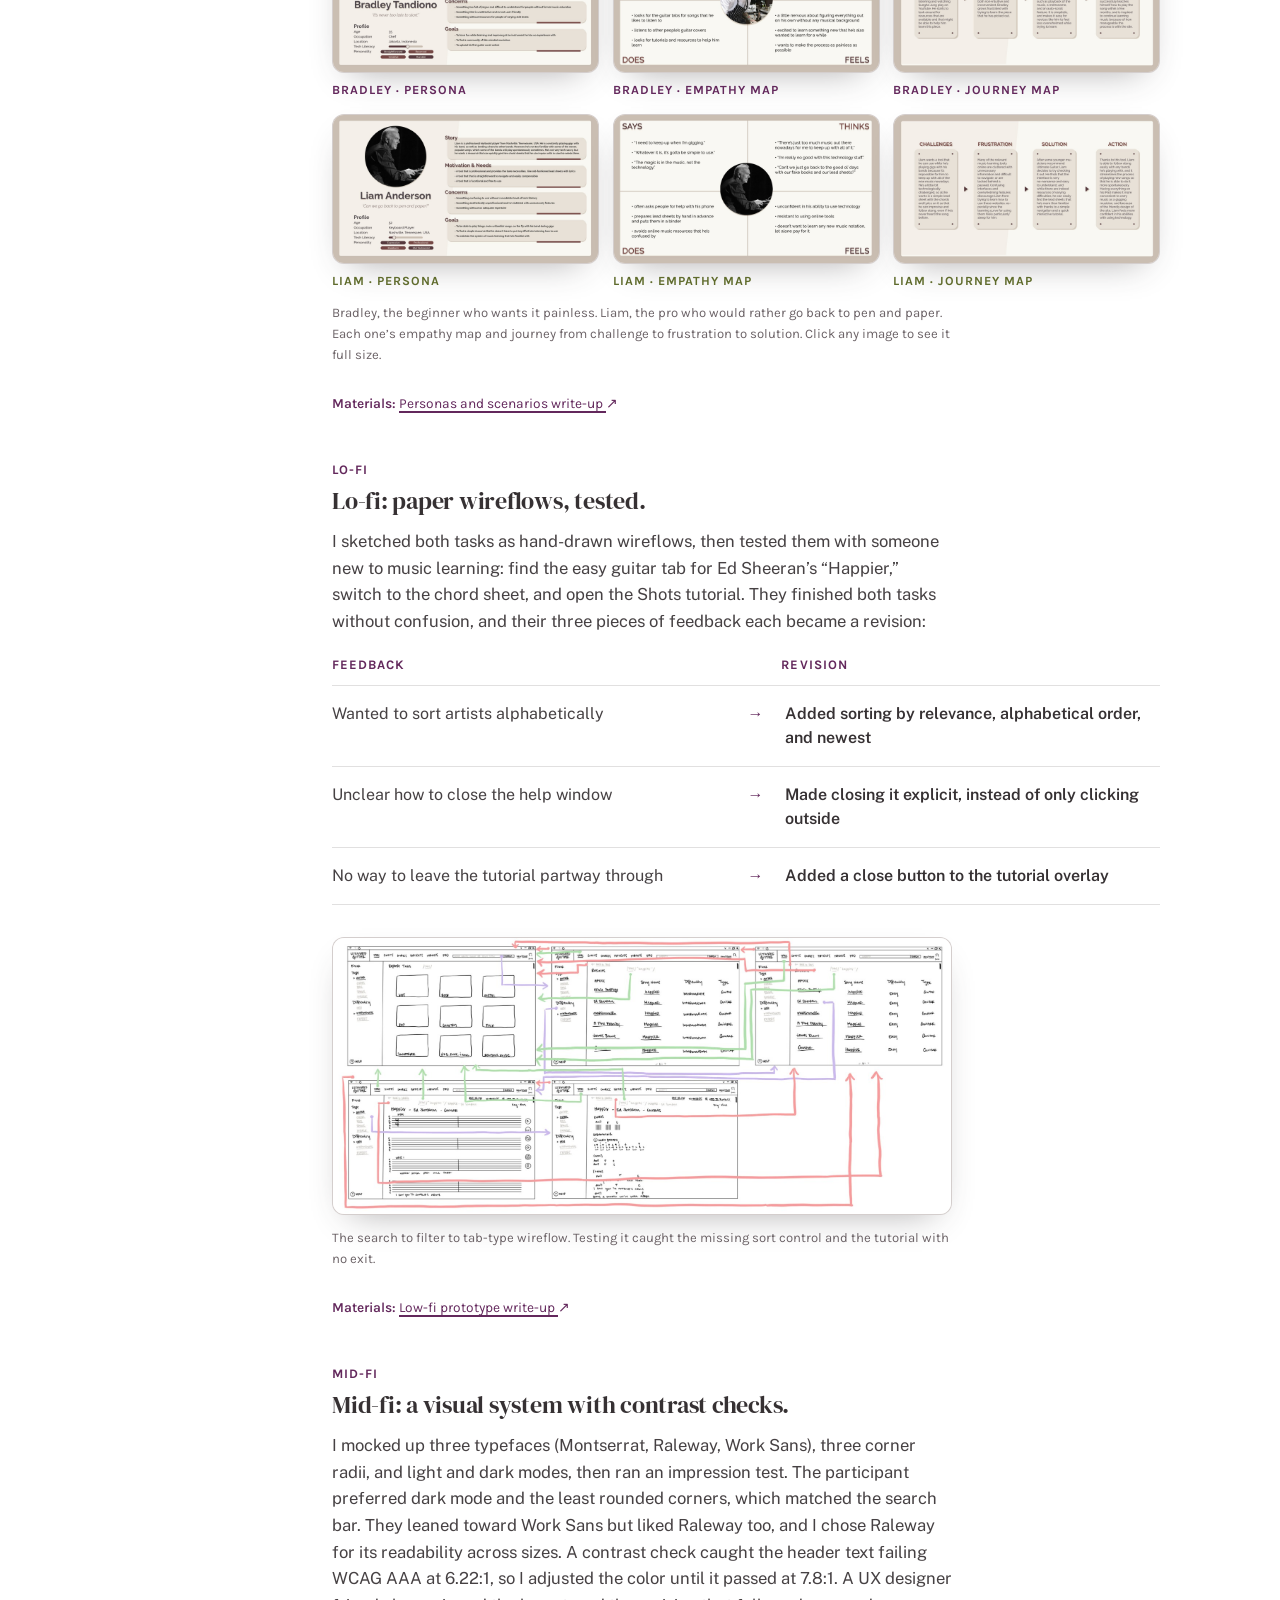
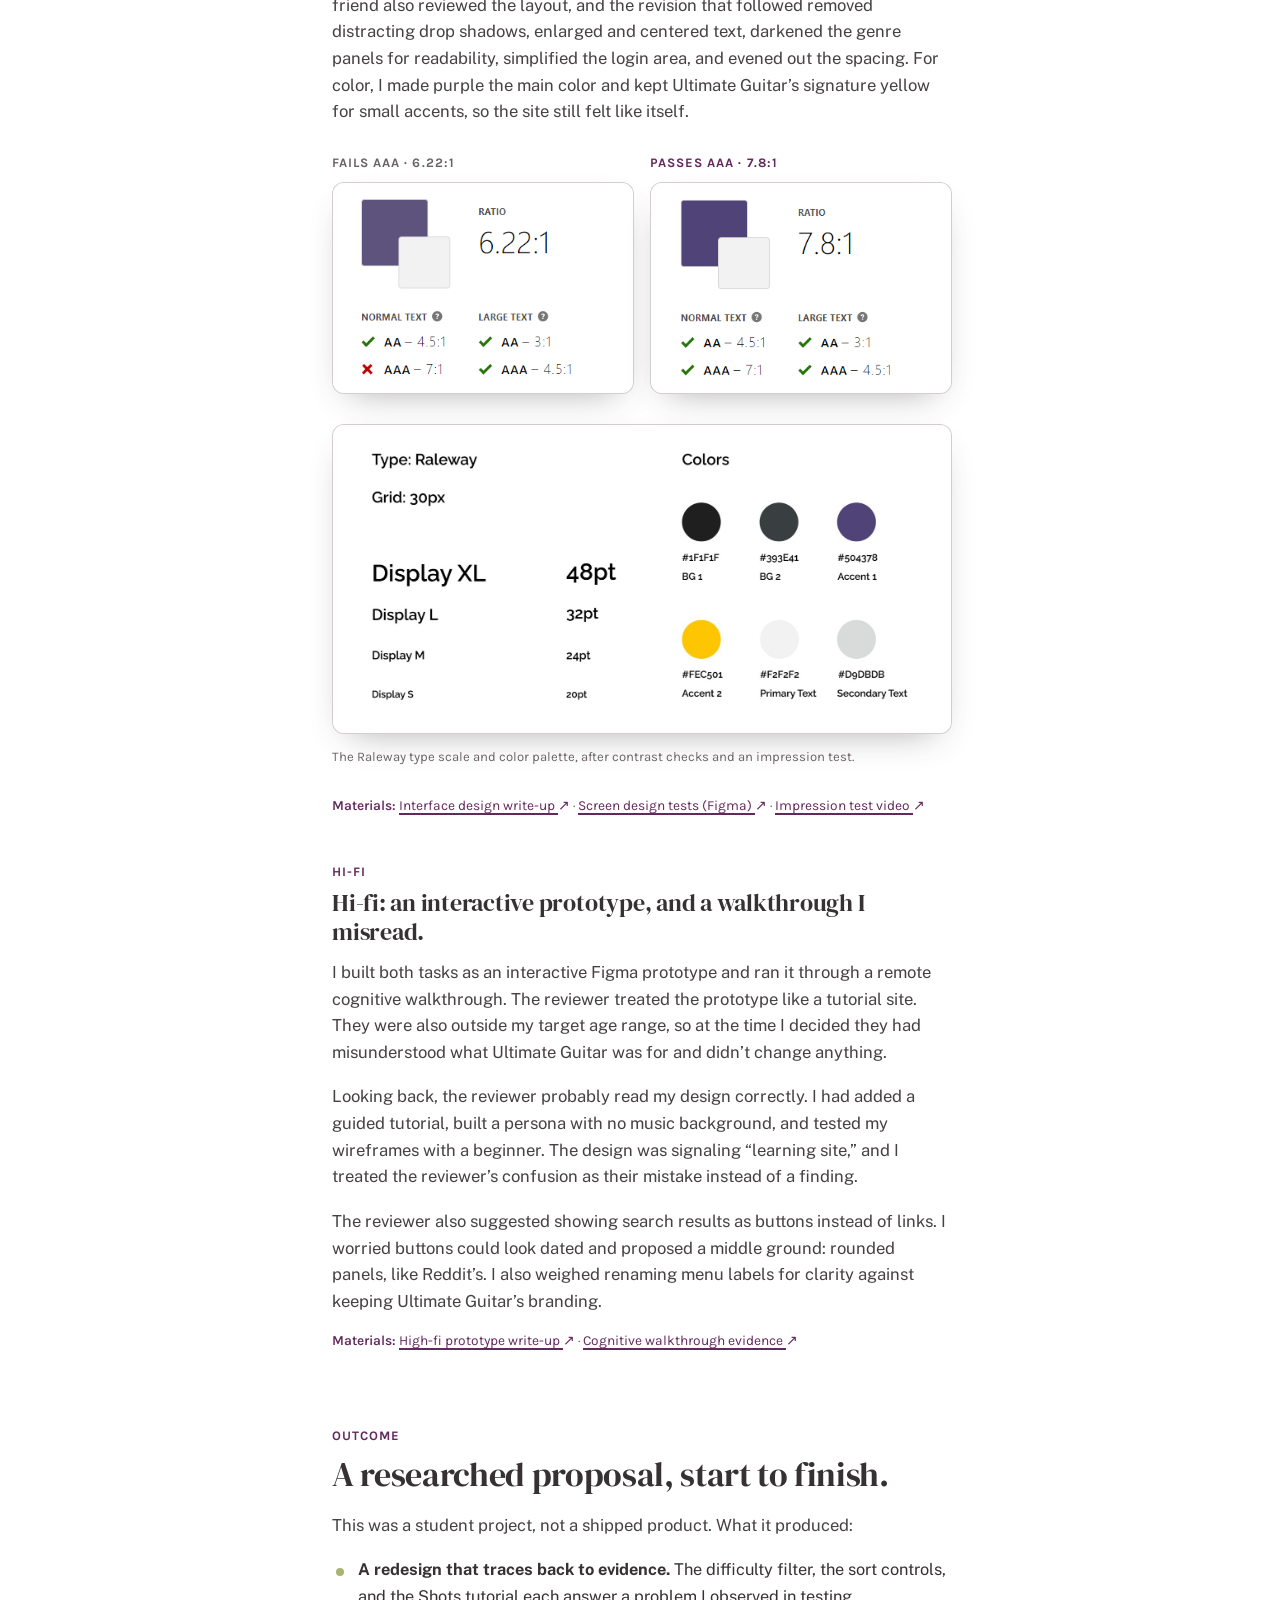
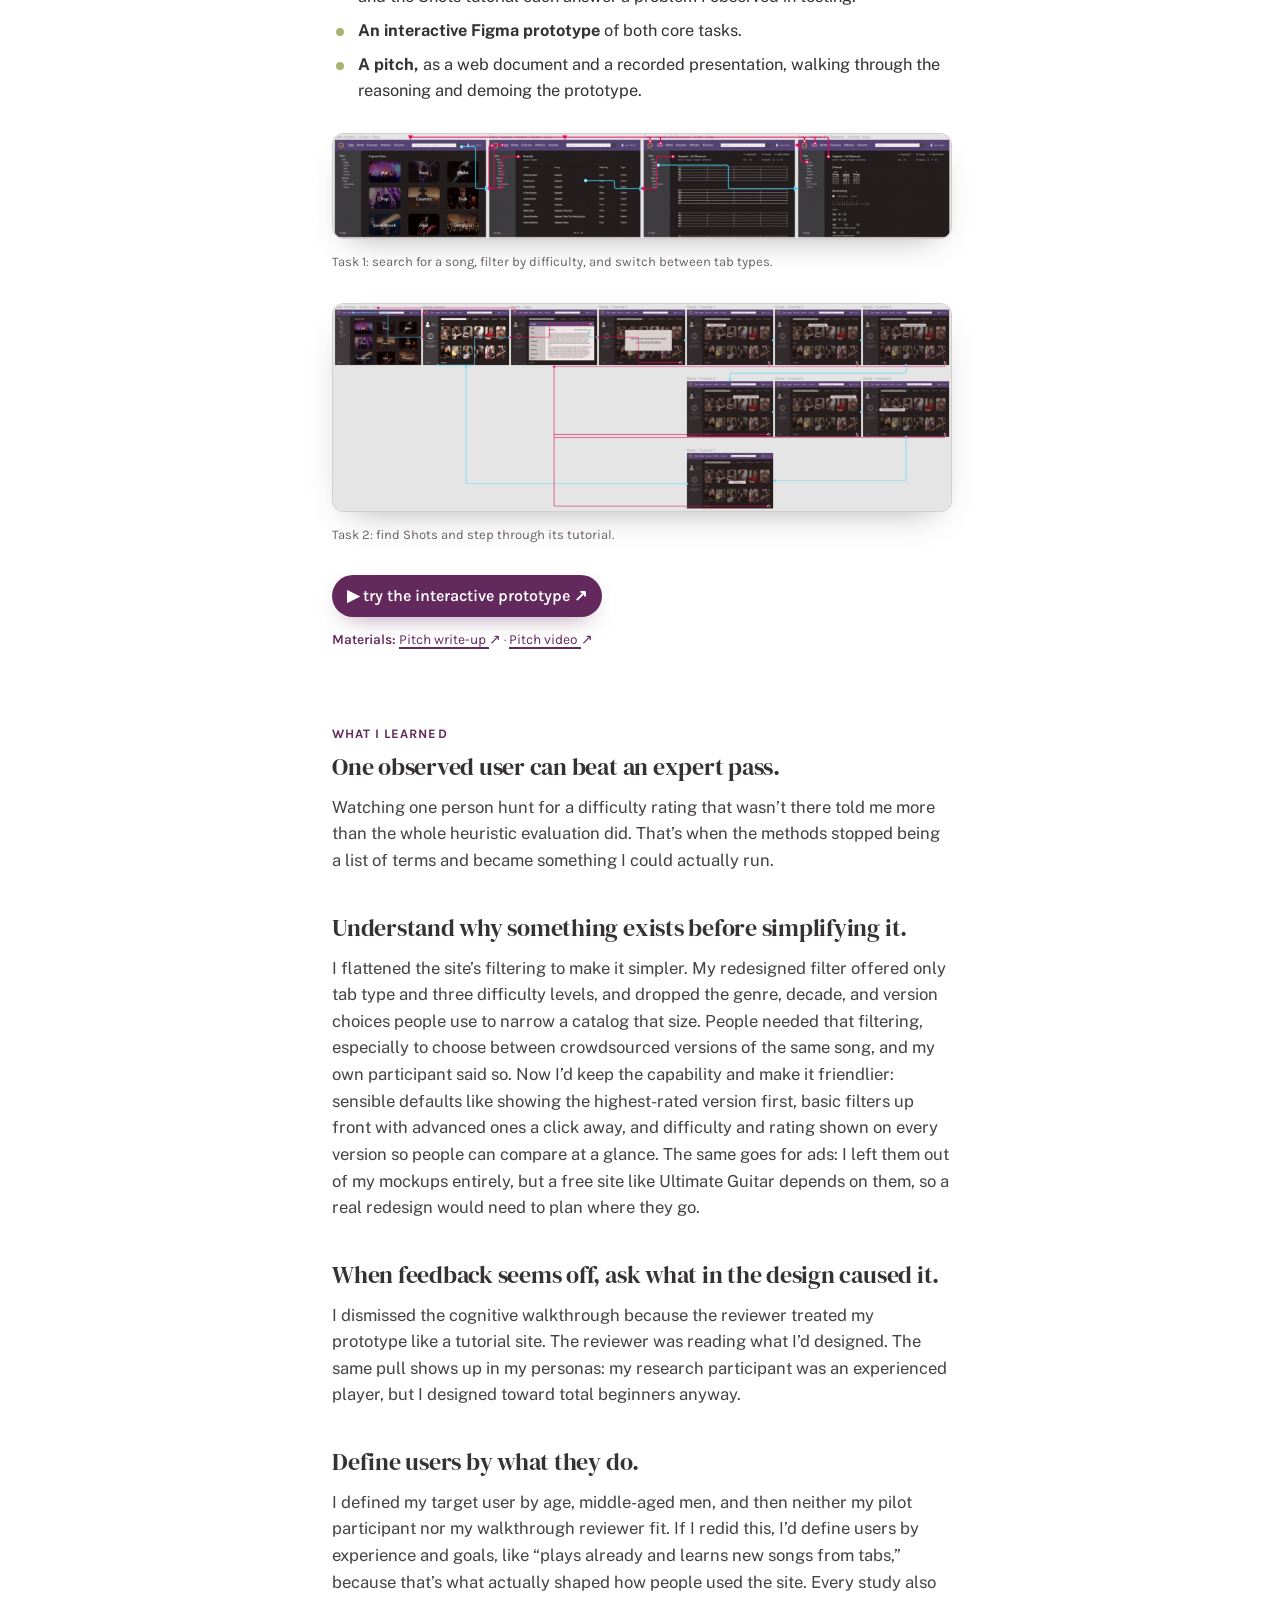
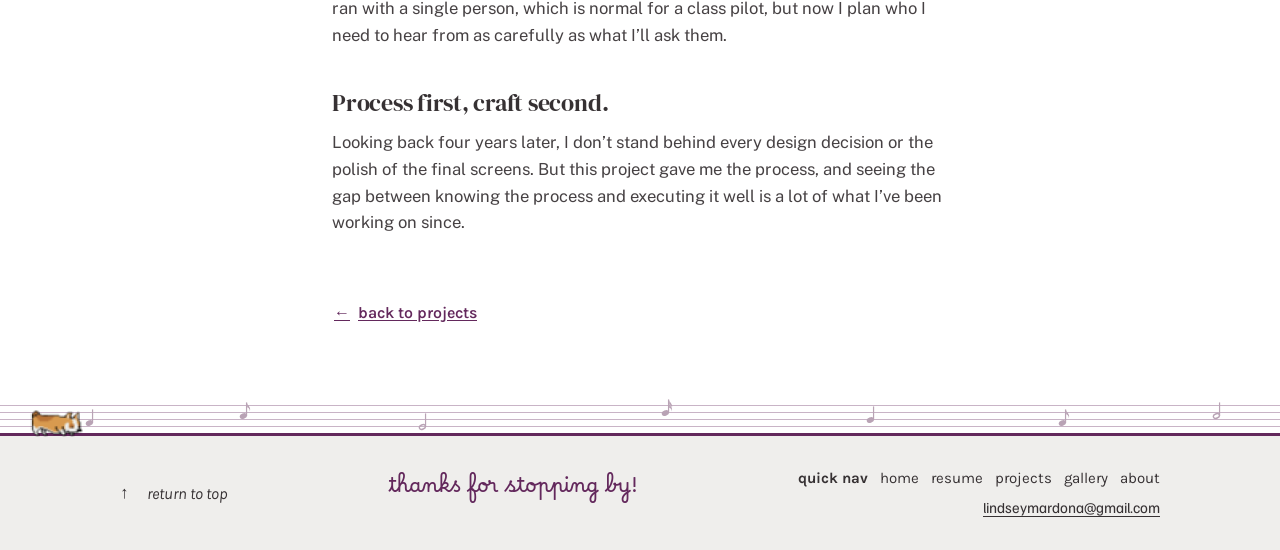
<file: ultimate-guitar.html>
<!DOCTYPE html>
<html lang="en">
<head>
  <meta charset="UTF-8" />
  <meta name="viewport" content="width=device-width, initial-scale=1.0" />
  <title>Reimagining Ultimate Guitar — Lindsey Mardona</title>
  <meta name="description" content="My first end-to-end UX project: a research-first redesign of one of the internet’s biggest guitar tab sites, from heuristic evaluation and user research to an interactive Figma prototype." />
  <link rel="canonical" href="https://lindseymardona.com/ultimate-guitar.html" />
  <link rel="icon" href="favicon.svg" type="image/svg+xml" />
  <link rel="preconnect" href="https://fonts.googleapis.com" />
  <link rel="preconnect" href="https://fonts.gstatic.com" crossorigin />
  <link href="https://fonts.googleapis.com/css2?family=Borel&display=swap" rel="stylesheet" />
  <link id="lm-fonts" rel="stylesheet" href="https://fonts.googleapis.com/css2?family=DM+Serif+Display:ital@0;1&family=Familjen+Grotesk:wght@400;500;600;700&family=Karla:ital,wght@0,400;0,500;0,600;0,700;1,500&family=Public+Sans:wght@400;500;600;700&family=JetBrains+Mono:wght@400;500&display=swap" />
  <script>document.documentElement.classList.add('js');</script>
  <link rel="stylesheet" href="styles.css" />
  <link rel="stylesheet" href="css/case-study.css" />
</head>
<body id="top" class="cs-v2 cs-ug">
  <a class="skip-link" href="#main">skip to content</a>

  <nav class="nav" aria-label="Primary">
    <div class="wrap">
      <div class="nav-inner">
        <a href="index.html">home</a>
        <a href="resume.html">resume</a>
        <a href="projects.html" aria-current="page">projects</a>
        <a href="gallery.html">gallery</a>
        <a href="about.html">about</a>
      </div>
    </div>
    <div class="nav-rule" role="presentation"></div>
  </nav>

  <main id="main">
    <div class="cs-backbar">
      <div class="wrap"><a class="cs-back" href="projects.html"><span aria-hidden="true">←</span> back to projects</a></div>
    </div>
    <header class="cs-hero">
      <div class="wrap">
        <div class="cs-hero-grid">
          <div class="cs-hero-copy">
            <h1><span class="h-print">Reimagining Ultimate Guitar</span></h1>
            <p class="cs-tagline">My first end-to-end UX project: a research-first redesign of one of the internet’s biggest guitar tab sites, from heuristic evaluation and user research to an interactive Figma prototype.</p>
            <div class="cs-hero-links">
              <a class="pill ghost" href="https://lindseymardona.github.io/22s-dh110/" target="_blank" rel="noopener">full write-up ↗</a>
              <a class="pill ghost" href="https://github.com/lindseymardona/22s-dh110" target="_blank" rel="noopener">GitHub repo ↗</a>
              <a class="pill ghost" href="https://www.figma.com/proto/WpPnwhxJy0ErkxYoLNbHYG/DH110---As6-(Copy)?node-id=103%3A80&amp;starting-point-node-id=103%3A80" target="_blank" rel="noopener">prototype ↗</a>
              <a class="pill ghost" href="https://youtu.be/G9QvFX7EuBQ" target="_blank" rel="noopener">pitch video ↗</a>
            </div>
          </div>
          <figure class="cs-hero-card">
            <img src="assets/proj-ultimateguitar.jpg" alt="The redesigned Ultimate Guitar interface: a purple header, a difficulty and tab-type filter sidebar, and genre panels for exploring tabs" />
          </figure>
        </div>
        <div class="cs-meta" style="--cs-meta-cols:5;">
          <div><div class="k cs-label">Role</div><div class="v">UX Designer &amp; Researcher (solo)</div></div>
          <div><div class="k cs-label">Timeline</div><div class="v">Spring 2022, 10 weeks</div></div>
          <div><div class="k cs-label">Context</div><div class="v">UCLA Digital Humanities 110, final project</div></div>
          <div><div class="k cs-label">Tools</div><div class="v">Figma, Google Forms, Zoom, Spark (contrast checker)</div></div>
          <div><div class="k cs-label">Methods</div><div class="v">Heuristic evaluation, usability testing, contextual inquiry, personas, wireframe testing, cognitive walkthrough</div></div>
        </div>
      </div>
    </header>

    <!-- data snapshot -->
    <section class="section cs-snapshot" style="padding:38px 0;">
      <div class="wrap">
        <div class="cs-stats cs-stats-3">
          <div class="cs-stat reveal"><span class="n">12</span><span class="l">usability problems found in a heuristic evaluation</span></div>
          <div class="cs-stat reveal"><span class="n">3</span><span class="l">research methods that each confirmed or added to the last</span></div>
          <div class="cs-stat reveal"><span class="n">2</span><span class="l">core tasks taken from paper wireflows to an interactive prototype</span></div>
        </div>
      </div>
    </section>

    <article class="cs-body">
      <div class="wrap">
        <div class="cs-layout">
          <nav class="cs-rail" aria-label="Case study sections">
            <p class="cs-label cs-rail-label">On this page</p>
            <a href="#glance">At a glance</a>
            <a href="#problem">Problem</a>
            <a href="#audience">Who it’s for</a>
            <a href="#role">Role</a>
            <a href="#redesign">The redesign</a>
            <a href="#research">Research</a>
            <a href="#evolution">How it evolved</a>
            <a href="#outcome">Outcome</a>
            <a href="#learned">What I learned</a>
          </nav>
          <div class="cs-read">

            <!-- ============ AT A GLANCE ============ -->
            <section class="cs-section" id="glance" aria-labelledby="glance-h">
              <p class="cs-label">At a glance</p>
              <h2 id="glance-h">What I found, and what I changed.</h2>
              <table class="cs-pairs">
                <thead>
                  <tr><th scope="col">Finding</th><th scope="col" class="cs-pairs-arrow"><span class="sr-only">leads to</span></th><th scope="col">Design response</th></tr>
                </thead>
                <tbody>
                  <tr><td>No difficulty shown while browsing tabs<span class="cs-pairs-src">usability test, contextual inquiry</span></td><td class="cs-pairs-arrow"><span aria-hidden="true">→</span></td><td class="cs-pairs-to">A difficulty filter in search</td></tr>
                  <tr><td>Couldn’t find where to upload a cover video<span class="cs-pairs-src">usability test</span></td><td class="cs-pairs-arrow"><span aria-hidden="true">→</span></td><td class="cs-pairs-to">A guided tutorial for the Shots feature</td></tr>
                  <tr><td>No way to exit the tutorial or close help<span class="cs-pairs-src">wireframe test</span></td><td class="cs-pairs-arrow"><span aria-hidden="true">→</span></td><td class="cs-pairs-to">Explicit close controls on both</td></tr>
                  <tr><td>Wanted to sort results<span class="cs-pairs-src">wireframe test</span></td><td class="cs-pairs-arrow"><span aria-hidden="true">→</span></td><td class="cs-pairs-to">Sorting by relevance, alphabetical order, and newest</td></tr>
                </tbody>
              </table>
              <figure class="cs-pair fig-wide">
                <div class="cs-pair-grid">
                  <div class="cs-pair-item">
                    <p class="cs-label cs-label-muted">Before · 2022</p>
                    <button class="cs-zoom" type="button" data-lightbox="assets/ug/before-2022.jpg">
                      <img src="assets/ug/before-2022.jpg" alt="Ultimate Guitar’s 2022 homepage: a dark, crowded layout with a sale banner, large side ads, a users-online box, and dense lists of top tabs, Shots, and backing tracks" loading="lazy" />
                    </button>
                  </div>
                  <div class="cs-pair-item">
                    <p class="cs-label">After · Redesign</p>
                    <button class="cs-zoom" type="button" data-lightbox="assets/ug/after-redesign.jpg">
                      <img src="assets/ug/after-redesign.jpg" alt="The redesigned homepage: a purple header with search, a sidebar filtering by tab type and difficulty, and large genre panels for exploring tabs" loading="lazy" />
                    </button>
                  </div>
                </div>
                <figcaption>Before: the 2022 homepage. After: the redesign, with a difficulty filter in the sidebar and the clutter cleared out.</figcaption>
              </figure>
            </section>

            <!-- ============ THE PROBLEM ============ -->
            <section class="cs-section" id="problem" aria-labelledby="problem-h">
              <p class="cs-label">The problem</p>
              <h2 id="problem-h">A huge library behind an interface that hadn’t kept up.</h2>
              <p>Ultimate Guitar is where a lot of people go for guitar tabs and chords. By 2022 it had been around for more than two decades and had an enormous crowdsourced library, but the site itself had barely changed. The interface was dated, and features beyond the tabs, like requesting a tab or sharing a cover video, were easy to miss and confusing to use.</p>
              <p>I use the site, so the frustration was firsthand. My question was: where does the site get in the way of musicians learning new songs? The goal was to keep it recognizably Ultimate Guitar while making it easier to find the right tab and approachable enough that people would try the other features, so they spend their time playing instead of fighting the website.</p>
            </section>

            <!-- ============ WHO IT'S FOR ============ -->
            <section class="cs-section" id="audience" aria-labelledby="audience-h">
              <p class="cs-label">Who it’s for</p>
              <h2 id="audience-h">Musicians learning songs, with varying comfort with technology.</h2>
              <p>Ultimate Guitar mostly serves people who already play and use tabs to learn new songs, from hobbyists to working musicians. I set out to design for that range, with extra attention to people who aren’t comfortable with technology, since the site’s dated, cluttered interface hit them hardest.</p>
              <p>The research sharpened that picture. My contextual inquiry participant had taught himself guitar and drums over about 8 to 10 years. He knew exactly what he wanted from a tab, and his biggest frustrations were time spent searching, ads, and paywalls. As I note later, my design drifted toward total beginners anyway, and that gap is one of the biggest things I’d do differently.</p>
            </section>

            <!-- ============ ROLE ============ -->
            <section class="cs-section" id="role" aria-labelledby="role-h">
              <p class="cs-label">Role</p>
              <h2 id="role-h">Solo, from first evaluation to final pitch.</h2>
              <p>UCLA’s DH 110 was a 10-week course that taught the UX process by doing it. For most of us, me included, it was our first practical exposure to UX. Each student redesigned an app or website of their choice, and I did every part of mine:</p>
              <ul>
                <li><strong>Research:</strong> heuristic evaluation, a moderated usability test with my own script and questionnaires, and a contextual inquiry.</li>
                <li><strong>Synthesis:</strong> personas, empathy maps, scenarios, and journey maps.</li>
                <li><strong>Design:</strong> low-fidelity wireflows, a color and type system, and a high-fidelity interactive prototype in Figma.</li>
                <li><strong>Testing and communication:</strong> a wireframe test, a cognitive walkthrough, and a final pitch as a web document and recorded video.</li>
              </ul>
            </section>

            <!-- ============ THE REDESIGN ============ -->
            <section class="cs-section" id="redesign" aria-labelledby="redesign-h">
              <p class="cs-label">The redesign</p>
              <h2 id="redesign-h">Two tasks, rebuilt around what the research found.</h2>
              <p>The prototype focuses on the two problems my research surfaced most clearly:</p>
              <ol class="cs-steps">
                <li><strong>Finding a tab you can actually play.</strong> Search for a song, filter results by difficulty and tab type, and switch between a song’s chords and tabs. This answers the biggest gap from testing: while browsing tabs, the site showed a star rating but nothing about difficulty, so you had to open tabs one by one to find out.</li>
                <li><strong>Learning the Shots feature.</strong> Find Shots, Ultimate Guitar’s space for user cover videos, and step through a short guided tutorial, including where to upload your own video. This answers the most confusing flow in testing.</li>
              </ol>
              <p>Across both, I kept the site recognizably Ultimate Guitar while modernizing the color palette and simplifying navigation. I deliberately left out a login screen: sites that force you to sign up before exploring push people away, and the usability problems were more urgent.</p>
            </section>

            <!-- ============ RESEARCH ============ -->
            <section class="cs-section" id="research" aria-labelledby="research-h">
              <p class="cs-label">Research</p>
              <h2 id="research-h">Three methods, each one checking the last.</h2>

              <h3>1. Evaluating what’s already there.</h3>
              <p>I started with a heuristic evaluation, scoring Ultimate Guitar against Songsterr, a cleaner competitor, across Nielsen’s ten usability heuristics (severity 1 = minor, 3 = major). It surfaced 12 usability problems. (One small validation: a week after I recommended that Songsterr mark its paywalled features with an icon, Songsterr added exactly that.) The most severe problems on Ultimate Guitar: you couldn’t tell where you were on the site, several flows dead-ended with no clear way back, and nothing signaled what was locked behind the paywall until you hit it.</p>

              <div class="heval-wrap">
                <table class="heval">
                  <thead>
                    <tr><th scope="col">Heuristic</th><th scope="col">Sev</th><th scope="col">Finding &amp; recommendation</th></tr>
                  </thead>
                  <tbody>
                    <tr><td class="heu"><span class="num">01</span>Visibility of system status</td><td><span class="sev sev-2">2</span></td><td>Tab transitions are quick, but it's hard to tell where you are on the site. <span class="fix">Fix:</span> highlight the active tab and add a breadcrumb path.</td></tr>
                    <tr><td class="heu"><span class="num">02</span>Match with the real world</td><td><span class="sev sev-1">1</span></td><td>Tab names are self-explanatory and the icons are standard. <span class="fix">Fix:</span> good as-is.</td></tr>
                    <tr><td class="heu"><span class="num">03</span>User control &amp; freedom</td><td><span class="sev sev-3">3</span></td><td>Selecting one tab type collapses the others; "Publish Tab" and "Pro" jump to a different page structure with no clear way back. <span class="fix">Fix:</span> keep the other types visible, and hold the structure (or open those in new tabs).</td></tr>
                    <tr><td class="heu"><span class="num">04</span>Consistency &amp; standards</td><td><span class="sev sev-1">1</span></td><td>Color and layout are consistent and standard; the Shots background breaks from the rest of the site. <span class="fix">Fix:</span> tone down the harsh yellow and match the Shots background.</td></tr>
                    <tr><td class="heu"><span class="num">05</span>Error prevention</td><td><span class="sev sev-3">3</span></td><td>Member- and subscription-locked tabs aren't flagged before you click them. <span class="fix">Fix:</span> add a lock icon and make the Pro requirement clear up front.</td></tr>
                    <tr><td class="heu"><span class="num">06</span>Recognition over recall</td><td><span class="sev sev-1">1</span></td><td>Tab submission guides you step by step, and tab actions stay pinned while scrolling. <span class="fix">Fix:</span> good as-is.</td></tr>
                    <tr><td class="heu"><span class="num">07</span>Flexibility &amp; efficiency</td><td><span class="sev sev-2">2</span></td><td>Strong shortcuts (edit / playlist / favorite / PDF, version switching, Top Tabs, history), but Shots can't be uploaded from its own tab and doesn't signal scroll or arrow-key navigation. <span class="fix">Fix:</span> add a recommendations tab; let users upload and navigate Shots from the Shots tab.</td></tr>
                    <tr><td class="heu"><span class="num">08</span>Aesthetic &amp; minimalist design</td><td><span class="sev sev-2">2</span></td><td>Simple to navigate, but ad placement is distracting and the Forums list every active user. <span class="fix">Fix:</span> rework the color scheme, drop the active-users list, and redesign the dated Forums.</td></tr>
                    <tr><td class="heu"><span class="num">09</span>Help users recover from errors</td><td><span class="sev sev-1">1</span></td><td>Search handles typos and empty results, and locked content is clearly explained on click. <span class="fix">Fix:</span> minor cosmetic room.</td></tr>
                    <tr><td class="heu"><span class="num">10</span>Help &amp; documentation</td><td><span class="sev sev-2">2</span></td><td>The footer has About / rules / support, but there's no per-tab explanation and the Forums are unintuitive. <span class="fix">Fix:</span> add a short blurb per tab and a Forums help section.</td></tr>
                  </tbody>
                </table>
              </div>
              <p class="cs-materials"><strong>Materials:</strong> <a href="https://github.com/lindseymardona/22s-dh110/blob/main/week-01/heuristic-evaluation.md" target="_blank" rel="noopener">Full heuristic evaluation</a></p>

              <h3>2. Watching someone actually use it.</h3>
              <p>An expert review only gets you so far, so I designed a pilot usability test around the three most severe problems and ran it remotely over Zoom. The participant thought aloud through three tasks, each broken into steps:</p>
              <ol class="cs-steps">
                <li>Find a challenging tab for Laufey’s “Like The Movies,” check its difficulty, and find the hardest version.</li>
                <li>Request a tab for a song that isn’t on the site.</li>
                <li>Find other users’ cover videos, scroll to the end, and find where to upload your own.</li>
              </ol>
              <p>Before the tasks, he rated how easy and trustworthy the homepage looked. After them, he rated each task’s ease and time, answered the ten System Usability Scale statements, and picked five words from a set of product reaction cards to describe the site.</p>
              <figure>
                <button class="cs-zoom" type="button" data-lightbox="assets/ug/usability-test.jpg">
                  <img src="assets/ug/usability-test.jpg" alt="A remote usability test session: the moderator script in one window, the Ultimate Guitar site in another, and the participant on webcam" loading="lazy" />
                </button>
                <figcaption>The moderator script, the site, and the participant on webcam during the remote test.</figcaption>
              </figure>
              <p><strong>What it found:</strong></p>
              <ul>
                <li><strong>A problem the heuristic evaluation missed.</strong> He found the star rating easily, but that’s a satisfaction rating. Nothing in the search results showed how hard a tab was; difficulty only appeared after opening a tab.</li>
                <li><strong>Features in the wrong place.</strong> He looked for tab requests under Tabs. They live in Forums, which he found intimidating.</li>
                <li><strong>A dead end.</strong> He couldn’t find where to upload a cover video, and scrolling through the videos took several tries.</li>
                <li><strong>A rough first impression.</strong> He found the homepage slightly intimidating and untrustworthy.</li>
              </ul>
              <p>One honest limit: it was a single-participant pilot, and he was a young adult, not the middle-aged players I had first planned to focus on.</p>
              <p class="cs-materials"><strong>Materials:</strong> <a href="https://docs.google.com/forms/d/e/1FAIpQLSd-DFG_bpyKe67cEwCsKAX9dfhpknoZEAk4cqNtAbB0BJXRNw/viewform" target="_blank" rel="noopener">Moderator script &amp; survey</a> · <a href="https://github.com/lindseymardona/22s-dh110/blob/main/week-02/usability-testing.md" target="_blank" rel="noopener">Usability test write-up</a></p>

              <h3>3. Watching how a musician really learns.</h3>
              <p>For the contextual inquiry, I asked a musician to pick a song he wanted to learn and show me his process over a 30-minute screen share. He searched for tabs, opened Ultimate Guitar as the first result, and moved on almost immediately: its chords-over-lyrics format wasn’t what he needed. He settled on Songsterr, praising its difficulty indicator, playback, and looping.</p>
              <p>His process confirmed the difficulty gap independently, and his explanations went further:</p>
              <blockquote class="cs-quote">
                <p>“…working with the instrument, not working with learning the instrument.”</p>
                <cite>Contextual inquiry participant, self-taught guitarist and drummer</cite>
              </blockquote>
              <ul>
                <li><strong>Tools should stay out of the way.</strong> He chooses resources that are free and simple.</li>
                <li><strong>Search time is a dealbreaker.</strong> He gives a tab search “10 minutes max” before giving up and learning by ear.</li>
                <li><strong>Difficulty only helps if it means something.</strong> Star ratings for difficulty are subjective, since “different people have different skill levels.”</li>
                <li><strong>Versions help people choose.</strong> He wanted to compare versions of the same song and “choose an easier version of the song as you’re learning it.”</li>
                <li><strong>Language matters.</strong> The popular Japanese song he chose had no Japanese lyrics on the site.</li>
              </ul>
              <p class="cs-materials"><strong>Materials:</strong> <a href="https://github.com/lindseymardona/22s-dh110/blob/main/week-03/contextual-inquiry.md" target="_blank" rel="noopener">Contextual inquiry write-up</a></p>
              <p><strong>Pulling it together.</strong> Across all three methods, I landed on three priorities, all ahead of the paid Pro tier: simplicity, support for learning beyond the chord sheet, and open access. As I wrote at the time, without an appealing free version of the site, the Pro version wouldn’t succeed.</p>
            </section>

            <!-- ============ HOW THE DESIGN EVOLVED ============ -->
            <section class="cs-section" id="evolution" aria-labelledby="evolution-h">
              <h2 class="cs-label cs-label-h2" id="evolution-h">How the design evolved</h2>

              <p class="cs-label cs-stage-label">Personas</p>
              <h3>Personas: two ends of the user range.</h3>
              <p>I built two personas, each with an empathy map, a scenario, and a journey map. Bradley is a 35-year-old chef learning acoustic guitar who wants the process to feel painless. Liam is a 52-year-old professional keyboardist who is tech-averse and just wants lead sheets he can pull up fast. Designing for both kept the full range of comfort with technology in view.</p>
              <figure class="cs-thumbs fig-wide">
                <ul class="cs-thumb-grid">
                  <li class="cs-thumb reveal"><button class="cs-zoom" type="button" data-start="0" aria-label="Open Bradley persona full size" data-lightbox='["assets/ug/persona-bradley.jpg","assets/ug/empathy-bradley.jpg","assets/ug/journey-bradley.jpg","assets/ug/persona-liam.jpg","assets/ug/empathy-liam.jpg","assets/ug/journey-liam.jpg"]' data-captions='["Bradley · Persona","Bradley · Empathy map","Bradley · Journey map","Liam · Persona","Liam · Empathy map","Liam · Journey map"]'><img src="assets/ug/persona-bradley.jpg" alt="Persona: Bradley Tandiono, 35, a chef from Jakarta learning acoustic guitar who wants a beginner-friendly, aesthetic tool" loading="lazy" /></button><p class="cs-label">Bradley · Persona</p></li>
                  <li class="cs-thumb reveal"><button class="cs-zoom" type="button" data-start="1" aria-label="Open Bradley empathy map full size" data-lightbox='["assets/ug/persona-bradley.jpg","assets/ug/empathy-bradley.jpg","assets/ug/journey-bradley.jpg","assets/ug/persona-liam.jpg","assets/ug/empathy-liam.jpg","assets/ug/journey-liam.jpg"]' data-captions='["Bradley · Persona","Bradley · Empathy map","Bradley · Journey map","Liam · Persona","Liam · Empathy map","Liam · Journey map"]'><img src="assets/ug/empathy-bradley.jpg" alt="Empathy map for Bradley: what he says, thinks, does, and feels about learning guitar online" loading="lazy" /></button><p class="cs-label">Bradley · Empathy map</p></li>
                  <li class="cs-thumb reveal"><button class="cs-zoom" type="button" data-start="2" aria-label="Open Bradley journey map full size" data-lightbox='["assets/ug/persona-bradley.jpg","assets/ug/empathy-bradley.jpg","assets/ug/journey-bradley.jpg","assets/ug/persona-liam.jpg","assets/ug/empathy-liam.jpg","assets/ug/journey-liam.jpg"]' data-captions='["Bradley · Persona","Bradley · Empathy map","Bradley · Journey map","Liam · Persona","Liam · Empathy map","Liam · Journey map"]'><img src="assets/ug/journey-bradley.jpg" alt="Bradley’s journey map across challenges, frustration, solution, and action while finding a tab-learning tool" loading="lazy" /></button><p class="cs-label">Bradley · Journey map</p></li>
                  <li class="cs-thumb reveal"><button class="cs-zoom" type="button" data-start="3" aria-label="Open Liam persona full size" data-lightbox='["assets/ug/persona-bradley.jpg","assets/ug/empathy-bradley.jpg","assets/ug/journey-bradley.jpg","assets/ug/persona-liam.jpg","assets/ug/empathy-liam.jpg","assets/ug/journey-liam.jpg"]' data-captions='["Bradley · Persona","Bradley · Empathy map","Bradley · Journey map","Liam · Persona","Liam · Empathy map","Liam · Journey map"]'><img src="assets/ug/persona-liam.jpg" alt="Persona: Liam Anderson, 52, a professional keyboard player from Nashville who is tech-averse and wants simple lead sheets" loading="lazy" /></button><p class="cs-label cs-label-olive">Liam · Persona</p></li>
                  <li class="cs-thumb reveal"><button class="cs-zoom" type="button" data-start="4" aria-label="Open Liam empathy map full size" data-lightbox='["assets/ug/persona-bradley.jpg","assets/ug/empathy-bradley.jpg","assets/ug/journey-bradley.jpg","assets/ug/persona-liam.jpg","assets/ug/empathy-liam.jpg","assets/ug/journey-liam.jpg"]' data-captions='["Bradley · Persona","Bradley · Empathy map","Bradley · Journey map","Liam · Persona","Liam · Empathy map","Liam · Journey map"]'><img src="assets/ug/empathy-liam.jpg" alt="Empathy map for Liam: what he says, thinks, does, and feels about music-learning tech" loading="lazy" /></button><p class="cs-label cs-label-olive">Liam · Empathy map</p></li>
                  <li class="cs-thumb reveal"><button class="cs-zoom" type="button" data-start="5" aria-label="Open Liam journey map full size" data-lightbox='["assets/ug/persona-bradley.jpg","assets/ug/empathy-bradley.jpg","assets/ug/journey-bradley.jpg","assets/ug/persona-liam.jpg","assets/ug/empathy-liam.jpg","assets/ug/journey-liam.jpg"]' data-captions='["Bradley · Persona","Bradley · Empathy map","Bradley · Journey map","Liam · Persona","Liam · Empathy map","Liam · Journey map"]'><img src="assets/ug/journey-liam.jpg" alt="Liam’s journey map across challenges, frustration, solution, and action while finding lead sheets to gig with" loading="lazy" /></button><p class="cs-label cs-label-olive">Liam · Journey map</p></li>
                </ul>
                <figcaption>Bradley, the beginner who wants it painless. Liam, the pro who would rather go back to pen and paper. Each one’s empathy map and journey from challenge to frustration to solution. Click any image to see it full size.</figcaption>
              </figure>
              <p class="cs-materials"><strong>Materials:</strong> <a href="https://github.com/lindseymardona/22s-dh110/blob/main/week-04/persona.md" target="_blank" rel="noopener">Personas and scenarios write-up</a></p>

              <p class="cs-label cs-stage-label">Lo-fi</p>
              <h3>Lo-fi: paper wireflows, tested.</h3>
              <p>I sketched both tasks as hand-drawn wireflows, then tested them with someone new to music learning: find the easy guitar tab for Ed Sheeran’s “Happier,” switch to the chord sheet, and open the Shots tutorial. They finished both tasks without confusion, and their three pieces of feedback each became a revision:</p>
              <table class="cs-pairs">
                <thead>
                  <tr><th scope="col">Feedback</th><th scope="col" class="cs-pairs-arrow"><span class="sr-only">leads to</span></th><th scope="col">Revision</th></tr>
                </thead>
                <tbody>
                  <tr><td>Wanted to sort artists alphabetically</td><td class="cs-pairs-arrow"><span aria-hidden="true">→</span></td><td class="cs-pairs-to">Added sorting by relevance, alphabetical order, and newest</td></tr>
                  <tr><td>Unclear how to close the help window</td><td class="cs-pairs-arrow"><span aria-hidden="true">→</span></td><td class="cs-pairs-to">Made closing it explicit, instead of only clicking outside</td></tr>
                  <tr><td>No way to leave the tutorial partway through</td><td class="cs-pairs-arrow"><span aria-hidden="true">→</span></td><td class="cs-pairs-to">Added a close button to the tutorial overlay</td></tr>
                </tbody>
              </table>
              <figure>
                <button class="cs-zoom" type="button" data-lightbox="assets/ug/wireflow-search.jpg">
                  <img src="assets/ug/wireflow-search.jpg" alt="Hand-drawn low-fidelity wireflow for the search, filter, and tab-type task, with arrows tracing the paths between screens" loading="lazy" />
                </button>
                <figcaption>The search to filter to tab-type wireflow. Testing it caught the missing sort control and the tutorial with no exit.</figcaption>
              </figure>
              <p class="cs-materials"><strong>Materials:</strong> <a href="https://github.com/lindseymardona/22s-dh110/blob/main/week-05/lowfidelityprototype.md" target="_blank" rel="noopener">Low-fi prototype write-up</a></p>

              <p class="cs-label cs-stage-label">Mid-fi</p>
              <h3>Mid-fi: a visual system with contrast checks.</h3>
              <p>I mocked up three typefaces (Montserrat, Raleway, Work Sans), three corner radii, and light and dark modes, then ran an impression test. The participant preferred dark mode and the least rounded corners, which matched the search bar. They leaned toward Work Sans but liked Raleway too, and I chose Raleway for its readability across sizes. A contrast check caught the header text failing WCAG AAA at 6.22:1, so I adjusted the color until it passed at 7.8:1. A UX designer friend also reviewed the layout, and the revision that followed removed distracting drop shadows, enlarged and centered text, darkened the genre panels for readability, simplified the login area, and evened out the spacing. For color, I made purple the main color and kept Ultimate Guitar’s signature yellow for small accents, so the site still felt like itself.</p>
              <figure class="cs-pair cs-pair-small">
                <div class="cs-pair-grid">
                  <div class="cs-pair-item">
                    <p class="cs-label cs-label-muted">Fails AAA · 6.22:1</p>
                    <button class="cs-zoom" type="button" data-lightbox="assets/ug/contrast-header-fail.png">
                      <img src="assets/ug/contrast-header-fail.png" alt="Contrast check for the original header color: ratio 6.22:1, passing AA for normal and large text and AAA for large text, but failing AAA for normal text" loading="lazy" />
                    </button>
                  </div>
                  <div class="cs-pair-item">
                    <p class="cs-label">Passes AAA · 7.8:1</p>
                    <button class="cs-zoom" type="button" data-lightbox="assets/ug/contrast-header-pass.png">
                      <img src="assets/ug/contrast-header-pass.png" alt="Contrast check for the adjusted header color: ratio 7.8:1, passing AA and AAA for both normal and large text" loading="lazy" />
                    </button>
                  </div>
                </div>
              </figure>
              <figure>
                <button class="cs-zoom" type="button" data-lightbox="assets/ug/design-system.jpg">
                  <img src="assets/ug/design-system.jpg" alt="The redesign’s design system: a Raleway type scale and a color palette with hex values" loading="lazy" />
                </button>
                <figcaption>The Raleway type scale and color palette, after contrast checks and an impression test.</figcaption>
              </figure>
              <p class="cs-materials"><strong>Materials:</strong> <a href="https://github.com/lindseymardona/22s-dh110/blob/main/week-06/interfacedesign.md" target="_blank" rel="noopener">Interface design write-up</a> · <a href="https://www.figma.com/file/4UFE4J6DPuM7hFXYf34K00/DH110---As6?node-id=2%3A13" target="_blank" rel="noopener">Screen design tests (Figma)</a> · <a href="https://youtu.be/s8qyd5lGtUw" target="_blank" rel="noopener">Impression test video</a></p>

              <p class="cs-label cs-stage-label">Hi-fi</p>
              <h3>Hi-fi: an interactive prototype, and a walkthrough I misread.</h3>
              <p>I built both tasks as an interactive Figma prototype and ran it through a remote cognitive walkthrough. The reviewer treated the prototype like a tutorial site. They were also outside my target age range, so at the time I decided they had misunderstood what Ultimate Guitar was for and didn’t change anything.</p>
              <p>Looking back, the reviewer probably read my design correctly. I had added a guided tutorial, built a persona with no music background, and tested my wireframes with a beginner. The design was signaling “learning site,” and I treated the reviewer’s confusion as their mistake instead of a finding.</p>
              <p>The reviewer also suggested showing search results as buttons instead of links. I worried buttons could look dated and proposed a middle ground: rounded panels, like Reddit’s. I also weighed renaming menu labels for clarity against keeping Ultimate Guitar’s branding.</p>
              <p class="cs-materials"><strong>Materials:</strong> <a href="https://github.com/lindseymardona/22s-dh110/blob/main/week-07/highfidelityprototype.md" target="_blank" rel="noopener">High-fi prototype write-up</a> · <a href="https://docs.google.com/document/d/12yOpcXmBWoEWWdrIUuy7uShqwW7C-VQ8SSxFVydRpu8/edit" target="_blank" rel="noopener">Cognitive walkthrough evidence</a></p>
            </section>

            <!-- ============ OUTCOME ============ -->
            <section class="cs-section" id="outcome" aria-labelledby="outcome-h">
              <p class="cs-label">Outcome</p>
              <h2 id="outcome-h">A researched proposal, start to finish.</h2>
              <p>This was a student project, not a shipped product. What it produced:</p>
              <ul>
                <li><strong>A redesign that traces back to evidence.</strong> The difficulty filter, the sort controls, and the Shots tutorial each answer a problem I observed in testing.</li>
                <li><strong>An interactive Figma prototype</strong> of both core tasks.</li>
                <li><strong>A pitch,</strong> as a web document and a recorded presentation, walking through the reasoning and demoing the prototype.</li>
              </ul>
              <figure>
                <button class="cs-zoom" type="button" data-lightbox="assets/ug/flow-search.jpg">
                  <img src="assets/ug/flow-search.jpg" alt="The search task flow across four hi-fi screens: explore tabs, search results, the chords page, and switching tab types" loading="lazy" />
                </button>
                <figcaption>Task 1: search for a song, filter by difficulty, and switch between tab types.</figcaption>
              </figure>
              <figure>
                <button class="cs-zoom" type="button" data-lightbox="assets/ug/flow-shots.jpg">
                  <img src="assets/ug/flow-shots.jpg" alt="The Shots tutorial task flow across the hi-fi prototype screens" loading="lazy" />
                </button>
                <figcaption>Task 2: find Shots and step through its tutorial.</figcaption>
              </figure>
              <p class="cs-proto-link"><a href="https://www.figma.com/proto/WpPnwhxJy0ErkxYoLNbHYG/DH110---As6-(Copy)?node-id=103%3A80&amp;starting-point-node-id=103%3A80" target="_blank" rel="noopener" class="cs-proto-pill">▶ try the interactive prototype ↗</a></p>
              <p class="cs-materials"><strong>Materials:</strong> <a href="https://github.com/lindseymardona/22s-dh110/blob/main/week-09/pitch.md" target="_blank" rel="noopener">Pitch write-up</a> · <a href="https://youtu.be/G9QvFX7EuBQ" target="_blank" rel="noopener">Pitch video</a></p>
            </section>

            <!-- ============ WHAT I LEARNED ============ -->
            <section class="cs-section" id="learned" aria-labelledby="learned-h">
              <h2 class="cs-label cs-label-h2" id="learned-h">What I learned</h2>

              <h3>One observed user can beat an expert pass.</h3>
              <p>Watching one person hunt for a difficulty rating that wasn’t there told me more than the whole heuristic evaluation did. That’s when the methods stopped being a list of terms and became something I could actually run.</p>

              <h3>Understand why something exists before simplifying it.</h3>
              <p>I flattened the site’s filtering to make it simpler. My redesigned filter offered only tab type and three difficulty levels, and dropped the genre, decade, and version choices people use to narrow a catalog that size. People needed that filtering, especially to choose between crowdsourced versions of the same song, and my own participant said so. Now I’d keep the capability and make it friendlier: sensible defaults like showing the highest-rated version first, basic filters up front with advanced ones a click away, and difficulty and rating shown on every version so people can compare at a glance. The same goes for ads: I left them out of my mockups entirely, but a free site like Ultimate Guitar depends on them, so a real redesign would need to plan where they go.</p>

              <h3>When feedback seems off, ask what in the design caused it.</h3>
              <p>I dismissed the cognitive walkthrough because the reviewer treated my prototype like a tutorial site. The reviewer was reading what I’d designed. The same pull shows up in my personas: my research participant was an experienced player, but I designed toward total beginners anyway.</p>

              <h3>Define users by what they do.</h3>
              <p>I defined my target user by age, middle-aged men, and then neither my pilot participant nor my walkthrough reviewer fit. If I redid this, I’d define users by experience and goals, like “plays already and learns new songs from tabs,” because that’s what actually shaped how people used the site. Every study also ran with a single person, which is normal for a class pilot, but now I plan who I need to hear from as carefully as what I’ll ask them.</p>

              <h3>Process first, craft second.</h3>
              <p>Looking back four years later, I don’t stand behind every design decision or the polish of the final screens. But this project gave me the process, and seeing the gap between knowing the process and executing it well is a lot of what I’ve been working on since.</p>
            </section>

            <div class="cs-outro">
              <a class="cs-outro-back" href="projects.html"><span class="bk" aria-hidden="true">←</span> back to projects</a>
            </div>
          </div>
        </div>
      </div>
    </article>
  </main>

  <footer>
    <div class="wrap foot">
      <a class="to-top" href="#top"><span class="up" aria-hidden="true">↑</span> return to top</a>
      <div class="quick">
        <span class="label">quick nav</span>
        <a href="index.html">home</a>
        <a href="resume.html">resume</a>
        <a href="projects.html">projects</a>
        <a href="gallery.html">gallery</a>
        <a href="about.html">about</a>
      </div>
    </div>
  </footer>

  <script src="script.js" defer></script>
</body>
</html>
</file>
<file: styles.css>
/* ============================================================
   Lindsey Mardona — portfolio shared styles
   Fonts: Borel (script accents) + Inter (everything else)
   Text: #363133
   ============================================================ */

:root {
  --blush: #EFCECC;
  --blush-deep: #E7BEBB;
  --olive: #C3C98D;
  --olive-deep: #A9B471;
  --ink: #363133;              /* all text */
  --accent: #7A3F45;           /* dark rose — small accent text (WCAG-safe on pink) */
  --accent-script: #99585E;    /* rose — large cursive heading accents */
  --card: #FDFCFB;             /* card backgrounds (light, warm near-white) */
  --btn-text: #F8F8F8;         /* text/symbols on dark buttons */
  --paper: #FFFFFF;
  --gray: #EFEEEC;
  --coral: #FF4557;            /* hot-pink pop: card buttons, flowers, footer rule */
  --coral-soft: #FF6B79;
  --chip-bg: #EFCECC;          /* soft pink chips */
  --line: rgba(54, 49, 51, 0.85);
  --hair: rgba(54, 49, 51, 0.16);
  --shadow: 0 14px 34px -18px rgba(54, 49, 51, 0.45);
  --shadow-lg: 0 24px 46px -20px rgba(54, 49, 51, 0.5);
  --maxw: 1120px;
  --sans: 'Inter', -apple-system, BlinkMacSystemFont, 'Segoe UI', sans-serif;
  --script: 'Borel', cursive;
}

* { box-sizing: border-box; }
html { scroll-behavior: smooth; }
body { margin: 0; font-family: var(--sans); color: var(--ink); background: var(--blush); line-height: 1.6; -webkit-font-smoothing: antialiased; text-rendering: optimizeLegibility; }
a { color: inherit; }
img { max-width: 100%; display: block; }
h1, h2, h3, h4 { color: var(--ink); }

.skip-link { position: absolute; left: -999px; top: 0; background: var(--ink); color: #fff; padding: 10px 16px; z-index: 300; border-radius: 0 0 8px 0; }
.skip-link:focus { left: 0; }
.wrap { width: 100%; max-width: var(--maxw); margin: 0 auto; padding: 0 40px; }
.sr-only { position: absolute; width: 1px; height: 1px; overflow: hidden; clip: rect(0 0 0 0); white-space: nowrap; }

/* ---------------- NAV ---------------- */
.nav { background: var(--blush); padding-top: 26px; }
.nav .wrap { position: relative; }
.nav-inner { display: flex; justify-content: flex-end; align-items: center; gap: 34px; padding-bottom: 16px; }
.nav-rule { height: 0; border-bottom: 1.5px solid var(--line); margin: 0 8%; }
.nav-inner a { text-decoration: none; font-weight: 400; font-size: 1.05rem; color: var(--ink); position: relative; }
.nav-inner a[aria-current="page"] { font-weight: 600; }
.nav-inner a::after { content: ""; position: absolute; left: 0; bottom: -4px; width: 0; height: 2px; background: var(--ink); transition: width .25s ease; }
.nav-inner a:hover::after, .nav-inner a:focus-visible::after { width: 100%; }

/* ---------------- SHARED PIECES ---------------- */
.socials { display: flex; gap: 14px; }
.socials a { width: 44px; height: 44px; border-radius: 50%; background: var(--ink); color: var(--btn-text); display: inline-flex; align-items: center; justify-content: center; transition: transform .15s ease, background .2s ease; text-decoration: none; }
.socials a:hover, .socials a:focus-visible { transform: translateY(-3px); background: #201d1e; }
.socials svg { width: 20px; height: 20px; }
.socials i { font-size: 19px; line-height: 1; color: var(--btn-text); }

.chip-row { display: flex; flex-wrap: wrap; gap: 8px; }
.chip { font-size: 0.78rem; font-weight: 500; padding: 5px 12px; border-radius: 999px; background: var(--chip-bg); color: var(--ink); white-space: nowrap; }

/* buttons with a left-to-right colour sweep on hover */
.pill {
  display: inline-flex; align-items: center; gap: 8px; text-decoration: none;
  color: var(--btn-text); font-weight: 500; font-size: 1rem; padding: 12px 26px; border-radius: 999px;
  background: linear-gradient(90deg, var(--accent-script) 50%, var(--ink) 50%);
  background-size: 200% 100%; background-position: 100% 0;
  transition: background-position .45s ease, transform .15s ease;
}
.pill:hover, .pill:focus-visible { background-position: 0 0; transform: translateY(-2px); }
.pill.ghost {
  color: var(--ink); border: 1.5px solid var(--line);
  background: linear-gradient(90deg, rgba(153,88,94,0.16) 50%, transparent 50%);
  background-size: 200% 100%; background-position: 100% 0;
}
.pill.ghost:hover, .pill.ghost:focus-visible { background-position: 0 0; transform: translateY(-2px); }

/* cursive accent inside headings — rose, set apart from Inter */
.script-accent { font-family: var(--script); color: var(--accent-script); font-size: 1.15em; line-height: 1; padding: 0 0.06em; }

/* ============================================================ HOME HERO ============================================================ */
/* Everything for the home-page hero (index.html <section class="hero">) lives here,
   in cascade order: base → desktop (≥921px) → stacked (≤920px) → reduced motion.
   Add hero changes HERE rather than appending overrides further down: unconditional
   rules placed after a media query silently beat it (that's how the stacked layout
   broke once before).
   Shared hooks this section relies on but doesn't own: "hello," gets .float-el /
   .float-go from script.js (header-entrance system, ROUND 65/70), the ROUND 83
   GPU-layer list, and the accFloat / accSpin keyframes (ROUND 68) that script.js
   puts inline on the accents. */

.hero { background: var(--blush); padding: 100px 0 80px; }   /* bottom: the sticker hangs below the portrait */
.hero-grid { display: grid; grid-template-columns: 1.12fr 0.88fr; gap: 48px; align-items: center; }

/* ---- left column: hello / name / roles / squiggle grouped in .hl-top, socials below ---- */
.hero-left { display: flex; flex-direction: column; justify-content: flex-start; }
.hl-top { display: flex; flex-direction: column; }

/* Borel's deep descent is why line-height is 1 and the bottom margin goes negative —
   it pulls the name up under the glyph instead of under the font box */
.hero-left .hello { font-family: var(--script); color: var(--plum); font-size: clamp(4.4rem, 9.5vw, 6.5rem); line-height: 1; margin: .5em 0 -0.21em; }

/* the name is the page's <h1>: restate everything a UA stylesheet would set on h1 */
.hero-left .name { font-family: var(--serif); font-weight: 400; font-size: clamp(2.3rem, 5vw, 3.25rem); line-height: 1.08; letter-spacing: -0.01em; margin: 0; }
.hero-left .name b { font-weight: 400; }
.hero-left .roles { font-family: var(--ui); font-size: clamp(1.05rem, 2vw, 1.22rem); font-weight: 400; color: rgba(54,49,51,.85); white-space: normal; margin: .55em 0 0; }

.hero .squiggle { max-width: 300px; margin: 14px 0 16px; color: var(--plum); }
.hero .squiggle path { stroke-dasharray: 340; stroke-dashoffset: 0; animation: draw 1.1s ease .5s both; }
.hero .socials { margin-top: 24px; animation: fadeUp .65s ease .78s both; }

/* ---- entrances: the name types itself out with a caret (script.js adds .name-anim);
   the roles arrive word by word, each word a .rw span (.rw-go on the line starts them,
   .rw-done frees each one for its hover) — tinted plum, settling to the usual gray ---- */
.js .name-anim { opacity: 0; }   /* hidden until it starts typing (no flash of the full text) */
.type-caret { display: inline-block; width: 2px; height: 1.02em; background: var(--plum); margin-left: 3px; vertical-align: -0.12em; animation: caretBlink 1.05s steps(1) infinite; }
@keyframes caretBlink { 0%, 50% { opacity: 1; } 50.01%, 100% { opacity: 0; } }

.js .roles .rw { display: inline-block; opacity: 0; }
.roles.rw-go .rw { animation: rolePush .55s cubic-bezier(.2,.7,.3,1) both; }
@keyframes rolePush {
  0%   { opacity: 0; transform: translateY(10px); color: var(--plum); }
  55%  { color: var(--plum); }
  100% { opacity: 1; transform: translateY(0); color: rgba(54,49,51,.85); }
}
.rw-done { opacity: 1 !important; animation: none !important; }
.roles .rw { transition: transform .2s ease, color .2s ease, text-shadow .2s ease; cursor: default; }
.roles .rw:hover { transform: translateY(-3px); color: var(--plum); text-shadow: 0 1px 16px rgba(99,40,92,.28); }

/* ---- tagline under the three words; it arrives once the last word has landed ---- */
.hero-left .tagline { font-family: var(--ui); font-size: clamp(1rem, 1.7vw, 1.1rem); line-height: 1.45; color: var(--ink); margin: .4em 0 0; max-width: 44ch; }
.js .hero-left .tagline { animation: fadeUp .65s ease 3.05s both; }

/* ---- hover proofs: each role word is focusable and shows a speech bubble above it
   (script.js builds .proof and sets left/top/--tail so it stays 16px inside the screen) ---- */
.hero .roles { position: relative; }
.roles .rw:focus { outline: none; }
.roles .rw:focus-visible { outline: 2px solid var(--plum); outline-offset: 3px; border-radius: 3px; }
.roles .proof {
  position: absolute; left: 0; top: 100%; z-index: 30; width: max-content; max-width: min(300px, calc(100vw - 32px)); box-sizing: border-box;
  padding: 13px 18px 14px; background: #F8E6E4; border: 1.5px solid var(--plum); border-radius: 18px;
  font-family: var(--ui); font-size: 15px; font-weight: 400; line-height: 1.45; color: var(--ink); text-align: left; white-space: normal;
  box-shadow: 0 12px 26px -16px rgba(99,40,92,.45);
  opacity: 0; visibility: hidden; transform: translateY(6px); pointer-events: none;
  transition: opacity .3s ease, transform .3s ease, visibility 0s linear .3s;
}
.roles .proof.on { opacity: 1; visibility: visible; transform: none; pointer-events: auto; transition: opacity .3s ease, transform .3s ease, visibility 0s; }
/* the tail: a rotated square bordered on its bottom-right edges, pointing down at the word */
.roles .proof-tail { position: absolute; bottom: -7.5px; left: var(--tail, 50%); width: 13px; height: 13px; background: #F8E6E4;
  border-right: 1.5px solid var(--plum); border-bottom: 1.5px solid var(--plum); border-bottom-right-radius: 3px; transform: translateX(-50%) rotate(45deg); }

/* ---- portrait: a tilted 11:12 photo card, two framing squares with the same ratio
   tucked behind it, two flowers + a dot, and the status sticker. --pf is the photo
   width; everything around it is sized off it ---- */
.portrait { position: relative; justify-self: end; transform: translateY(-20px); margin-right: 28px; --pf: clamp(280px, 31vw, 380px); }  /* margin: inset so the outline square + dot don't kiss the page edge */
/* entrance: the photo pushes up, the two framing cards follow a beat apart, then the flowers,
   dot and sticker push up too. The fade finishes in the first ~30% so the rise itself reads;
   `translate` (not transform) on the photo + cards so their tilts and hovers are untouched */
.hero .portrait .frame         { animation: heroUp .9s cubic-bezier(.22,1,.36,1) .2s both; }
.hero .portrait .frame-bg.bg1  { animation: heroUpSoft .9s cubic-bezier(.22,1,.36,1) .3s both; }
.hero .portrait .frame-bg.bg2  { animation: heroUpSoft .9s cubic-bezier(.22,1,.36,1) .4s both; }
.hero .portrait .ss-inner      { animation: decoUp .85s cubic-bezier(.22,1,.36,1) .75s backwards; }
@keyframes heroUp     { 0% { opacity: 0; translate: 0 44px; } 30% { opacity: 1; } 100% { opacity: 1; translate: 0 0; } }
@keyframes heroUpSoft { 0% { opacity: 0; translate: 0 30px; } 30% { opacity: 1; } 100% { opacity: 1; translate: 0 0; } }
/* flowers + dot (script.js adds this after their drift) and the sticker card: transform-based,
   `backwards` so it lets go when done and their hovers work again */
@keyframes decoUp     { 0% { opacity: 0; transform: translateY(26px); } 30% { opacity: 1; } 100% { opacity: 1; transform: translateY(0); } }

/* the gate (see script.js): until the fonts + photo are ready the hero is hidden and its CSS
   animations hold at their first frame, so nothing starts early and then jumps */
.hero-wait .hero .hero-grid { opacity: 0; }
.hero-wait .hero, .hero-wait .hero * { animation-play-state: paused !important; }

.portrait .frame {
  position: relative; z-index: 2; width: var(--pf); aspect-ratio: 11 / 12; border-radius: 39px; overflow: hidden;
  box-shadow: var(--shadow); transform: rotate(-5deg); transition: transform .5s cubic-bezier(.34,1.56,.64,1);
  background: linear-gradient(135deg, var(--olive), var(--coral-soft)); display: flex; align-items: center; justify-content: center;
}
.portrait:hover .frame { transform: rotate(-1.5deg); }
.portrait img { width: 100%; height: 100%; object-fit: cover; }
.portrait .initials { font-family: var(--script); font-size: 3rem; color: #fff; }   /* fallback if the photo fails to load */

/* framing squares: sage fill + white outline, both spread further on hover */
.portrait .frame-bg { position: absolute; top: 0; left: 0; z-index: 1; width: var(--pf); aspect-ratio: 11 / 12; border-radius: 39px; transition: transform .5s cubic-bezier(.34,1.56,.64,1); }
.portrait .frame-bg.bg1 { background: rgba(195,201,141,0.55); transform: rotate(-13deg) translate(-25px,-8px); }
.portrait .frame-bg.bg2 { border: 3.5px solid #fff; transform: rotate(5deg) translate(25px,25px); }
.portrait:hover .frame-bg.bg1 { transform: rotate(-19deg) translate(-36px,-17px); }
.portrait:hover .frame-bg.bg2 { transform: rotate(10deg) translate(36px,34px); }

/* flowers + dot: script.js adds the accFloat / accSpin drift inline (translate + rotate),
   so the hover can own `transform` without the two fighting */
.portrait .accent { position: absolute; z-index: 3; transition: transform .45s cubic-bezier(.34,1.56,.64,1); pointer-events: none; }
.portrait .accent.f1 { top: -17px; left: -22px; width: 64px; }
.portrait .accent.f2 { bottom: -28px; right: -17px; width: 76px; }
.portrait .accent.sq { top: 36%; right: -34px; width: 42px; }
.portrait:hover .accent.f1 { transform: rotate(-24deg) scale(1.12); }
.portrait:hover .accent.f2 { transform: rotate(22deg) scale(1.12); }
.portrait:hover .accent.sq { transform: rotate(18deg) scale(1.12); }

/* status sticker: lives inside .portrait so it fades in with the photo and drifts on the
   same accFloat keyframes as the flowers (offset in time so it reads as a separate layer).
   The float uses `translate` and the tilt uses `transform`, so the two never fight; the
   hover lives on the inner card. These base sizes are what the stacked layout uses; the
   desktop block below shrinks the card and hangs it off the photo's left edge */
.portrait .status-sticker { position: absolute; left: -84px; bottom: -24px; z-index: 4; transform: rotate(-7deg); animation: accFloat 6.4s ease-in-out -2.6s infinite; }
.portrait .ss-inner { display: flex; flex-direction: column; gap: 3px; background: var(--plum); color: #fff; border-radius: 18px; padding: 18px 24px; box-shadow: 0 8px 18px rgba(54,49,51,.2); font-family: var(--ui); white-space: nowrap; transition: transform .45s cubic-bezier(.34,1.56,.64,1); }
.portrait:hover .ss-inner { transform: rotate(-2deg) scale(1.04); }   /* hovers with the frames + flowers, not on its own */
.portrait .ss-k { font-size: 13px; font-weight: 700; letter-spacing: .14em; text-transform: uppercase; color: #e6eabf; line-height: 1.2; }
.portrait .ss-t { font-size: 21px; font-weight: 600; line-height: 1.2; }
.portrait .ss-s { font-size: 15px; color: #f3dfe9; line-height: 1.3; }

/* ---- desktop: a smaller sticker pushed out so only ~1/3 of it overlaps the photo; the
   clamp pulls it back in on narrower desktops so it stays clear of the name ---- */
@media (min-width: 921px) {
  .portrait .status-sticker { left: clamp(-150px, -10vw, -96px); bottom: -40px; }
  .portrait .ss-inner { padding: 13px 18px; border-radius: 14px; gap: 2px; }
  .portrait .ss-k { font-size: 11px; }
  .portrait .ss-t { font-size: 17px; }
  .portrait .ss-s { font-size: 13px; }
}

/* ---- stacked (phones/tablets): one column capped at 600px so it centres on the page
   (.wrap already has margin: 0 auto; phones are narrower than the cap). Photo first,
   then the sticker, then the text, all on one centre line ---- */
@media (max-width: 920px) {
  .hero { padding-top: 60px; }
  .hero-grid { grid-template-columns: 1fr; gap: 32px; align-items: start; max-width: 600px; }
  .hero-left { justify-self: center; }
  .portrait { order: -1; justify-self: center; transform: none; margin: 0 auto 4px; --pf: clamp(230px, 66vw, 328px); }  /* 66vw keeps the sage card + dot on-screen at 390px */
  /* the sticker makes .portrait taller than the photo, so pin the bottom flower and the
     side dot to the FRAME's height (--pf × 12/11) instead of the box */
  .portrait .accent.f2 { bottom: auto; top: calc(var(--pf) * 12 / 11 - 48px); }
  .portrait .accent.sq { top: calc(var(--pf) * 12 / 11 * .36); }
  /* sticker: in flow below the photo. relative (not static) so z-index lifts it above the
     white outline, centred via left + translateX (the float owns `translate`), and dropped
     far enough to clear the outline's rotated bottom edge */
  .portrait .status-sticker { position: relative; left: 50%; bottom: auto; width: max-content; margin: 64px 0 0; transform: translateX(-50%) rotate(-4deg); }
  .portrait .ss-inner { padding: 16px 20px; }
  .portrait .ss-t { font-size: 19px; }
  .portrait .ss-s { font-size: 14px; }
}

/* ---- reduced motion (the global `*` rule in RESPONSIVE already drops animations and
   transitions; these cover what needs more than that) ---- */
@media (prefers-reduced-motion: reduce) {
  .hero .squiggle path { stroke-dashoffset: 0 !important; }
  .roles .rw, .name-anim { opacity: 1 !important; animation: none !important; }
  .js .hero-left .tagline { animation: none; }
  .roles .proof, .roles .proof.on { transition: none; transform: none; }
  .type-caret { display: none; }
  .portrait .status-sticker { animation: none !important; }
  .portrait .ss-inner { transition: none; }
  .portrait:hover .ss-inner { transform: none; }
}

/* legacy welcome column (not in the current home markup) */
.hero .welcome { animation: fadeIn .8s ease both; animation-delay: .5s; }
.welcome { border-left: 1.5px solid var(--line); padding-left: 44px; font-size: 1.03rem; }
.welcome p { margin: 0 0 18px; }
.welcome-btns { display: flex; flex-direction: column; align-items: flex-start; gap: 12px; margin: 4px 0 18px; }
.welcome .lovely { margin-top: 18px; }

/* ---------------- WORKIN' LATE (olive) ---------------- */
.late { background: var(--olive); padding: 60px 0 72px; }
.section-quote { font-style: italic; font-weight: 600; font-size: clamp(1.6rem, 4vw, 2.5rem); margin: 0 0 24px; letter-spacing: -0.01em; }
.late-top { display: grid; grid-template-columns: 1fr 1fr; gap: 48px; align-items: start; margin-bottom: 50px; }
.pill-row { display: flex; flex-wrap: wrap; gap: 18px; }
.currently { border-left: 1.5px solid var(--line); padding-left: 44px; }
.currently h2 { font-size: 1.1rem; font-weight: 600; margin: 0 0 10px; }
.currently ul { margin: 0; padding-left: 20px; }
.currently li { margin-bottom: 8px; font-size: 1.0rem; }

/* project grid + cards */
.projects { display: grid; grid-template-columns: 1fr 1fr; gap: 30px; }
.proj { display: flex; flex-direction: column; text-decoration: none; color: inherit; background: var(--card); border-radius: 10px; padding: 12px 12px 16px; box-shadow: var(--shadow); transition: transform .22s ease, box-shadow .22s ease; }
.proj:hover, .proj:focus-visible { transform: translateY(-5px); box-shadow: var(--shadow-lg); }
.proj-thumb { aspect-ratio: 16 / 10; border-radius: 6px; overflow: hidden; position: relative; }
.proj-thumb .ph { position: absolute; inset: 0; display: flex; flex-direction: column; align-items: center; justify-content: center; text-align: center; color: #fff; padding: 20px; background: radial-gradient(120% 120% at 50% 0%, #3a3f63 0%, #23253f 72%); transition: transform .35s ease; }
.proj-thumb img { position: absolute; inset: 0; width: 100%; height: 100%; object-fit: cover; transition: transform .35s ease; }
.proj:hover .proj-thumb .ph, .proj:hover .proj-thumb img { transform: scale(1.06); }
.proj-thumb .plabel { font-weight: 600; font-size: 1.02rem; }
.proj-thumb .psub { font-size: .78rem; opacity: .82; margin-top: 4px; }
.proj-body { padding: 14px 6px 2px; }
.proj-body h3 { margin: 0 0 5px; font-size: 1.12rem; font-weight: 600; }
.proj-body .desc { margin: 0 0 14px; font-size: .93rem; color: rgba(54,49,51,0.82); }
.proj-foot { display: flex; justify-content: space-between; align-items: flex-end; gap: 12px; }
.card-go { flex: 0 0 auto; width: 38px; height: 38px; border-radius: 11px; background: var(--coral); color: var(--ink); display: inline-flex; align-items: center; justify-content: center; font-size: 1.15rem; font-weight: 700; box-shadow: var(--shadow); transition: transform .2s ease, background .2s ease; }
.proj:hover .card-go { transform: translateX(3px); background: #e6394b; }

/* ---------------- SINGER (blush) ---------------- */
.singer { background: var(--blush); padding: 62px 0; }
.singer-head { display: flex; align-items: center; gap: 22px; flex-wrap: wrap; margin-bottom: 18px; }
.singer-head .section-quote { margin: 0; }
.singer-head .socials { margin: 0; }
.singer p { font-size: 1.06rem; max-width: 640px; margin: 0; }
.singer p a { text-decoration: underline; text-underline-offset: 3px; font-weight: 500; }
.singer p a:hover { color: var(--accent); }

/* ---------------- FOOTER ---------------- */
footer { background: var(--gray); border-top: 5px solid var(--coral); padding: 26px 0 30px; }
.foot { display: grid; grid-template-columns: 1fr auto 1fr; align-items: center; gap: 20px; }
.to-top { display: inline-flex; align-items: center; gap: 15px; text-decoration: none; color: var(--ink); font-style: italic; }
.to-top .circle { width: 34px; height: 34px; border-radius: 50%; border: 1.5px solid var(--ink); display: inline-flex; align-items: center; justify-content: center; }
.to-top:hover .circle { background: var(--ink); color: var(--gray); }
.quick { text-align: center; font-size: .94rem; }
.quick .label { font-weight: 600; margin-right: 6px; }
.quick a { text-decoration: none; margin: 0 6px; }
.quick a:hover { text-decoration: underline; }
.foot-email { text-align: right; }
.foot-email a { text-decoration: underline; text-underline-offset: 3px; color: var(--ink); font-size: .93rem; }

/* ============================================================ INTERIOR PAGES ============================================================ */
.page-hero { background: var(--blush); padding: 44px 0 54px; }
.page-hero .eyebrow { font-size: .82rem; font-weight: 700; letter-spacing: .1em; text-transform: uppercase; color: var(--accent); margin: 0 0 10px; }
.page-hero h1 { font-size: clamp(2.2rem, 6vw, 3.4rem); margin: 0 0 12px; letter-spacing: -0.02em; }
.page-hero .lead { font-size: 1.1rem; max-width: 640px; margin: 0; color: rgba(54,49,51,0.88); }
.section { padding: 56px 0; }
.section.paper { background: var(--paper); }
.section.olive { background: var(--olive); }
.section.gray { background: var(--gray); }
.cols { display: grid; grid-template-columns: 1fr 1fr; gap: 40px; }

/* ---- RESUME ---- */
.resume { background: var(--paper); }
.resume-wrap { max-width: 900px; }
.res-block { margin-bottom: 44px; }
.res-block > h2 { font-size: 1.4rem; margin: 0 0 6px; letter-spacing: -0.01em; display: inline-block; padding-bottom: 6px; border-bottom: 3px solid var(--accent); }
.res-item { margin: 22px 0; }
.res-head { display: grid; grid-template-columns: 1fr auto; gap: 6px 28px; align-items: baseline; }
.res-head .role { font-weight: 700; font-size: 1.06rem; }
.res-head .org { font-weight: 600; }
.res-head .meta { font-size: .9rem; color: rgba(54,49,51,0.7); text-align: right; white-space: nowrap; }
.res-head .meta .loc { margin-left: 16px; }
.res-item ul { margin: 8px 0 0; padding-left: 20px; }
.res-item li { margin-bottom: 5px; font-size: .97rem; }
.res-sub { font-size: .95rem; color: rgba(54,49,51,0.82); margin: 2px 0 0; }
.edu-item { margin: 16px 0; }
.edu-item .deg { font-weight: 600; }
.skills-groups { display: grid; grid-template-columns: 1fr 1fr; gap: 22px; }
.skills-groups h3 { font-size: .82rem; text-transform: uppercase; letter-spacing: .08em; color: var(--accent); margin: 0 0 10px; }
.resume-actions { display: flex; gap: 14px; flex-wrap: wrap; margin-top: 8px; }

/* ---- CASE STUDY ---- */
.cs-hero { background: var(--blush); padding: 48px 0 40px; }
.cs-hero h1 { font-size: clamp(2.1rem, 5.5vw, 3.2rem); margin: 6px 0 14px; letter-spacing: -0.02em; }
.cs-hero .cs-tagline { font-size: 1.12rem; max-width: 720px; margin: 0 0 22px; color: rgba(54,49,51,0.9); }
.cs-meta { display: grid; grid-template-columns: repeat(auto-fit, minmax(150px, 1fr)); gap: 18px 26px; border-top: 1.5px solid var(--hair); padding-top: 22px; max-width: 820px; }
.cs-meta .k { font-size: .72rem; text-transform: uppercase; letter-spacing: .08em; color: var(--accent); font-weight: 700; margin-bottom: 3px; }
.cs-meta .v { font-size: .95rem; }
.cs-body { background: var(--paper); padding: 56px 0; }
.cs-body .wrap { max-width: 760px; }
.cs-body h2 { font-size: 1.55rem; margin: 40px 0 12px; letter-spacing: -0.01em; }
.cs-body h2:first-child { margin-top: 0; }
.cs-body h3 { font-size: 1.12rem; margin: 26px 0 8px; }
.cs-body p { font-size: 1.04rem; margin: 0 0 18px; color: rgba(54,49,51,0.92); }
.cs-body ul { margin: 0 0 18px; padding-left: 22px; }
.cs-body li { margin-bottom: 8px; font-size: 1.02rem; }
.cs-stats { display: grid; grid-template-columns: repeat(auto-fit, minmax(150px, 1fr)); gap: 20px; margin: 28px 0; }
.cs-stat { background: var(--blush); border-radius: 12px; padding: 20px; }
.cs-stat .n { font-size: 1.9rem; font-weight: 700; display: block; line-height: 1.1; }
.cs-stat .l { font-size: .86rem; color: rgba(54,49,51,0.8); }
.cs-callout { background: var(--olive); border-radius: 12px; padding: 22px 24px; margin: 26px 0; font-size: 1.04rem; }
.cs-back { display: inline-flex; align-items: center; gap: 8px; text-decoration: none; font-weight: 500; margin-bottom: 10px; }
.cs-back:hover { color: var(--accent); }

/* ---- PROJECTS grid ---- */
.grid-3 { display: grid; grid-template-columns: repeat(3, 1fr); gap: 26px; }

/* ---- GALLERY (Pinterest-style masonry) ---- */
.masonry { columns: 3; column-gap: 20px; }
.tile { break-inside: avoid; margin: 0 0 20px; display: block; position: relative; border-radius: 12px; overflow: hidden; text-decoration: none; color: inherit; box-shadow: var(--shadow); background: var(--card); cursor: pointer; }
.tile .tile-img { width: 100%; display: block; transition: transform .4s ease; -webkit-user-drag: none; user-select: none; }
.tile .tile-ph { width: 100%; display: flex; align-items: center; justify-content: center; color: #fff; font-weight: 600; text-align: center; padding: 22px; background: radial-gradient(120% 120% at 50% 0%, #3a3f63 0%, #23253f 72%); transition: transform .4s ease; }
.tile:hover .tile-img, .tile:hover .tile-ph { transform: scale(1.05); }
.tile .tile-overlay { position: absolute; inset: 0; display: flex; flex-direction: column; justify-content: flex-end; padding: 18px; color: #fff; opacity: 0; background: linear-gradient(to top, rgba(20,18,19,0.85) 0%, rgba(20,18,19,0.15) 55%, transparent 100%); transition: opacity .3s ease; }
.tile:hover .tile-overlay, .tile:focus-visible .tile-overlay { opacity: 1; }
.tile .tile-overlay .t-title { font-weight: 700; font-size: 1.02rem; }
.tile .tile-overlay .t-for { font-size: .84rem; opacity: .92; margin-top: 2px; }
.tile .badge { position: absolute; top: 12px; left: 12px; background: rgba(20,18,19,0.7); color:#fff; font-size:.7rem; font-weight:600; letter-spacing:.04em; text-transform:uppercase; padding:4px 9px; border-radius:999px; z-index:3; }
/* corner indicator: external-link vs open-gallery */
.tile .tile-flag { position: absolute; top: 12px; right: 12px; z-index: 4; width: 30px; height: 30px; border-radius: 8px; background: rgba(20,18,19,0.72); color: #fff; display: flex; align-items: center; justify-content: center; }
.tile .tile-flag svg { width: 15px; height: 15px; }

/* ---- LIGHTBOX / CAROUSEL ---- */
.lightbox { position: fixed; inset: 0; background: rgba(20,18,19,0.92); display: none; align-items: center; justify-content: center; z-index: 1000; padding: 34px; }
.lightbox.open { display: flex; }
.lb-fig { margin: 0; max-width: min(920px, 92vw); display: flex; flex-direction: column; align-items: center; gap: 14px; }
.lb-fig img { max-width: 100%; max-height: 78vh; object-fit: contain; border-radius: 10px; box-shadow: var(--shadow-lg); }
.lb-fig figcaption { color: #fff; font-size: .96rem; text-align: center; }
.lb-close, .lb-prev, .lb-next { position: absolute; background: rgba(255,255,255,0.12); color: #fff; border: none; cursor: pointer; border-radius: 50%; width: 48px; height: 48px; font-size: 1.7rem; line-height: 1; display: flex; align-items: center; justify-content: center; }
.lb-close:hover, .lb-prev:hover, .lb-next:hover { background: rgba(255,255,255,0.26); }
.lb-close { top: 20px; right: 20px; }
.lb-prev { left: 18px; top: 50%; transform: translateY(-50%); }
.lb-next { right: 18px; top: 50%; transform: translateY(-50%); }
.lb-count { position: absolute; bottom: 22px; left: 50%; transform: translateX(-50%); color: #fff; font-size: .85rem; opacity: .8; }

/* ============================================================ ANIMATIONS ============================================================ */
@keyframes fadeUp { from { opacity: 0; transform: translateY(18px); } to { opacity: 1; transform: none; } }
@keyframes fadeIn { from { opacity: 0; } to { opacity: 1; } }
@keyframes pushIn { from { opacity: 0; transform: translateX(-18px); } to { opacity: 1; transform: none; } }
@keyframes draw { from { stroke-dashoffset: 340; } to { stroke-dashoffset: 0; } }
@keyframes revealUp { from { opacity: 0; transform: translateY(22px); } to { opacity: 1; transform: translateY(0); } }

/* interior header: print pushes in, cursive fades in separately */
.page-hero .eyebrow { animation: fadeUp .55s ease both; }
.page-hero h1 .h-print { display: inline-block; animation: pushIn .6s ease both; animation-delay: .12s; }
.page-hero h1 .script-accent { display: inline-block; animation: fadeUp .7s ease both; animation-delay: .42s; }
.page-hero .lead { animation: fadeUp .6s ease both; animation-delay: .58s; }
.cs-hero .h-print { display: inline-block; animation: pushIn .6s ease both; animation-delay: .1s; }
.cs-hero .cs-tagline { animation: fadeUp .6s ease both; animation-delay: .34s; }
.cs-hero .cs-meta { animation: fadeUp .6s ease both; animation-delay: .5s; }

/* scroll reveal for cards/tiles (only hide when JS is present) */
.js .reveal { opacity: 0; }
.reveal.in { opacity: 1; animation: revealUp .55s ease; }

/* ---------------- RESPONSIVE ---------------- */
@media (max-width: 920px) {
  .wrap { padding: 0 24px; }
  .welcome { border-left: none; padding-left: 0; border-top: 1.5px solid var(--hair); padding-top: 26px; }
  .late-top { grid-template-columns: 1fr; gap: 30px; }
  .currently { border-left: none; padding-left: 0; border-top: 1.5px solid rgba(54,49,51,0.25); padding-top: 24px; }
  .projects, .cols, .grid-3, .skills-groups { grid-template-columns: 1fr; gap: 26px; }
  .masonry { columns: 2; }
  .foot { grid-template-columns: 1fr; text-align: center; gap: 16px; }
  .foot-email { text-align: center; }
  .quick { order: 3; }
  .nav-rule { margin: 0 4%; }
  .nav-inner { flex-wrap: wrap; gap: 18px 22px; }
}
@media (max-width: 600px) {
  .nav-inner { justify-content: center; gap: 16px 20px; }
  .nav-inner a { font-size: 1rem; }
  .res-head { grid-template-columns: 1fr; }
  .res-head .meta { text-align: left; white-space: normal; }
  .res-head .meta .loc { margin-left: 0; display: block; }
  .masonry { columns: 1; }
}
@media (prefers-reduced-motion: reduce) {
  * { animation: none !important; transition: none !important; scroll-behavior: auto !important; }
  .hero .squiggle path { stroke-dashoffset: 0 !important; }
  .reveal { opacity: 1 !important; }
}

/* ============================================================ ROUND 5 ============================================================ */
/* fix reveal jitter: hold the hidden 'from' state during the stagger delay */
.reveal.in { opacity: 1; animation: revealUp .55s ease backwards; }

/* singer quote must match "i'm workin' late" (beat the .singer p rule) */
.singer-head .section-quote { font-size: clamp(1.6rem, 4vw, 2.5rem); margin: 0; }

/* card arrow: white FontAwesome arrow on hot pink */
.card-go { color: var(--btn-text); }
.card-go i { font-size: .95rem; line-height: 1; }

/* olive section: design-gallery ghost button sweeps transparent green */
.late .pill.ghost { background: linear-gradient(90deg, rgba(63,90,36,0.22) 50%, transparent 50%); background-size: 200% 100%; background-position: 100% 0; }

/* keep welcome "here." and its arrow together */
.welcome .nowrap { white-space: nowrap; }

/* resume: wider column + inline education meta */
.resume-wrap { max-width: 1040px; }

/* about: quick-fact labels lift on hover */
.about-facts .chip { transition: transform .18s ease, background .18s ease; }
.about-facts .chip:hover { transform: translateY(-4px); background: var(--blush-deep); }

/* case-study impact cards (text variant) */
.cs-stat.text .n { font-size: 1.08rem; line-height: 1.25; }

/* phone mockups (ginkgo project page) */
.phones { display: flex; justify-content: center; align-items: flex-start; flex-wrap: wrap; gap: 20px; }
.phone { width: 208px; height: 450px; background: #1b1b1b; border-radius: 34px; padding: 9px; box-shadow: var(--shadow-lg); position: relative; }
.phone::before { content: ""; position: absolute; top: 15px; left: 50%; transform: translateX(-50%); width: 54px; height: 7px; background: #000; border-radius: 5px; z-index: 2; }
.phone img { width: 100%; height: 100%; object-fit: cover; border-radius: 26px; }
.phone:nth-child(1){ transform: rotate(-4deg); }
.phone:nth-child(3){ transform: rotate(4deg); }

/* project hero image */
.cs-hero-img { max-width: 820px; margin: 22px 0 0; border-radius: 14px; overflow: hidden; box-shadow: var(--shadow); }
.cs-hero-img img { width: 100%; display: block; }

/* about: autoscrolling photo gallery */
.gal-wrap { position: relative; margin: 8px 0 10px; }
.marquee { overflow: hidden; -webkit-mask-image: linear-gradient(90deg, transparent, #000 5%, #000 95%, transparent); mask-image: linear-gradient(90deg, transparent, #000 5%, #000 95%, transparent); }
.marquee-track { display: flex; gap: 18px; width: max-content; animation: scrollx 46s linear infinite; }
.marquee img { height: 300px; width: auto; border-radius: 14px; box-shadow: var(--shadow); -webkit-user-drag: none; user-select: none; }
@keyframes scrollx { from { transform: translateX(0); } to { transform: translateX(-50%); } }
.gal-accent { position: absolute; z-index: 3; pointer-events: none; transition: transform .5s cubic-bezier(.34,1.56,.64,1); }
.gal-accent.a1 { top: -18px; left: 3%; width: 40px; }
.gal-accent.a2 { bottom: -16px; right: 8%; width: 46px; }
.gal-accent.a3 { top: -14px; right: 24%; width: 30px; }
.gal-wrap:hover .gal-accent.a1 { transform: rotate(-16deg) scale(1.12); }
.gal-wrap:hover .gal-accent.a2 { transform: rotate(18deg) scale(1.12); }
.gal-wrap:hover .gal-accent.a3 { transform: rotate(12deg) scale(1.12); }

/* dog gallery */
.dog-grid { display: grid; grid-template-columns: repeat(auto-fit, minmax(200px, 1fr)); gap: 18px; }
.dog-tile { aspect-ratio: 4/5; border-radius: 14px; overflow: hidden; box-shadow: var(--shadow); background: var(--card); position: relative; }
.dog-tile img { width: 100%; height: 100%; object-fit: cover; transition: transform .4s ease; }
.dog-tile:hover img { transform: scale(1.05); }
.dog-ph { position: absolute; inset: 0; display: flex; align-items: center; justify-content: center; text-align: center; padding: 18px; color: var(--mocha, #7a6a55); background: repeating-linear-gradient(45deg, #f3efe6, #f3efe6 12px, #eee7da 12px, #eee7da 24px); font-size: .9rem; color: rgba(54,49,51,.6); }

/* footer: positioning context for the corgi stage */
footer { position: relative; }

@media (max-width: 600px) { .marquee img { height: 220px; } }
@media (prefers-reduced-motion: reduce) {
  .marquee-track { animation: none !important; }
}

/* ============================================================ ROUND 6 — fonts, plum, fixes ============================================================ */
:root {
  --serif: 'DM Serif Display', Georgia, 'Times New Roman', serif;   /* headers */
  --body: 'Familjen Grotesk', -apple-system, BlinkMacSystemFont, sans-serif; /* paragraphs, lists */
  --ui: 'Karla', -apple-system, BlinkMacSystemFont, sans-serif;     /* nav, labels, buttons */
  --read: 'Public Sans', -apple-system, BlinkMacSystemFont, sans-serif; /* case-study reading */
  --sans: var(--body);
  --plum: #63285C;
  --accent: #63285C;          /* was rose */
  --accent-script: #63285C;   /* cursive accent -> plum */
  --coral: #63285C;           /* hot pink #FF4557 retired -> plum */
}
body { font-family: var(--body); }
h1, h2, h3, h4 { font-family: var(--serif); font-weight: 400; letter-spacing: -0.01em; }
.section-quote { font-family: var(--serif); font-weight: 400; font-style: italic; }
.script-accent { font-family: var(--script); color: var(--plum); }
.nav-inner a, .pill, .chip, .page-hero .eyebrow, .cs-meta .k, .skills-groups h3,
.quick, .to-top, .res-head .meta, .currently, .badge, .tile-flag,
.proj-thumb .plabel, .proj-thumb .psub, .res-block > h2, .cs-back { font-family: var(--ui); }
.res-block > h2 { font-weight: 700; }
.cs-body p, .cs-body li { font-family: var(--read); }

/* project cards: fixed alignment so chips/labels line up */
.proj { height: 100%; }
.proj-body { display: flex; flex-direction: column; flex: 1; }
.proj-body .chip-row, .proj-body .proj-foot { margin-top: auto; }
.proj-body .desc { min-height: 3.2em; }

/* marquee: seamless (margin instead of gap so -50% aligns exactly) */
.marquee-track { gap: 0; }
.marquee img { margin-right: 18px; }

/* home featured case-study text card */
.cs-card { background: #F7F5EF; border-radius: 12px; padding: 24px 26px; display: grid; grid-template-columns: 1.6fr 1fr; gap: 24px; margin-top: 30px; box-shadow: var(--shadow); }
.cs-card .eyebrow { font-family: var(--ui); font-size: .72rem; font-weight: 700; letter-spacing: .12em; text-transform: uppercase; color: var(--plum); margin: 0 0 8px; }
.cs-card h3 { font-family: var(--serif); font-weight: 400; font-size: 1.5rem; line-height: 1.1; margin: 0 0 10px; }
.cs-card p { font-family: var(--read); font-size: .98rem; line-height: 1.75; margin: 0; color: rgba(54,49,51,.9); }
.cs-card .pull { border-left: 2px solid var(--plum); padding-left: 14px; font-family: var(--serif); font-style: italic; font-size: 1.05rem; line-height: 1.4; color: var(--plum); align-self: center; }
@media (max-width: 780px){ .cs-card { grid-template-columns: 1fr; } }

/* about profile photo (rectangle, defaults un-rotated) */
.about-photo { position: relative; width: fit-content; margin: 0 0 26px; }
.about-photo .frame2 { width: clamp(180px, 60%, 230px); aspect-ratio: 4/5; border-radius: 20px; overflow: hidden; box-shadow: var(--shadow); transform: rotate(0deg); transition: transform .5s cubic-bezier(.34,1.56,.64,1); background: linear-gradient(135deg, var(--olive), var(--plum)); }
.about-photo .frame2 img { width: 100%; height: 100%; object-fit: cover; }
.about-photo:hover .frame2 { transform: rotate(-3deg); }
.about-photo .frame-bg { position: absolute; top: 0; left: 0; width: clamp(180px, 60%, 230px); aspect-ratio: 4/5; border-radius: 20px; z-index: -1; transition: transform .5s cubic-bezier(.34,1.56,.64,1); }
.about-photo .frame-bg.b1 { background: rgba(195,201,141,.55); transform: rotate(-8deg) translate(-14px,-6px); }
.about-photo .frame-bg.b2 { border: 2.5px solid #fff; transform: rotate(6deg) translate(14px,12px); }
.about-photo:hover .frame-bg.b1 { transform: rotate(-13deg) translate(-20px,-10px); }
.about-photo:hover .frame-bg.b2 { transform: rotate(11deg) translate(20px,18px); }
.about-photo .accent { position: absolute; z-index: 2; transition: transform .45s cubic-bezier(.34,1.56,.64,1); }
.about-photo .accent.f1 { top: -16px; left: -14px; width: 40px; }
.about-photo .accent.f2 { bottom: -14px; right: -10px; width: 46px; }
.about-photo:hover .accent.f1 { transform: rotate(-20deg) scale(1.12); }
.about-photo:hover .accent.f2 { transform: rotate(18deg) scale(1.12); }

/* floating gallery accents drift */
@keyframes drift { 0%,100% { transform: translate(0,0) rotate(0deg); } 50% { transform: translate(6px,-10px) rotate(8deg); } }
.gal-accent { animation: drift 6s ease-in-out infinite; }
.gal-accent.a2 { animation-duration: 7.5s; }
.gal-accent.a3 { animation-duration: 5.5s; }

/* dog gallery uses real images */
.dog-tile.has-img .dog-ph { display: none; }

/* simplified footer */
.foot { display: flex; justify-content: space-between; align-items: center; gap: 20px; }
.to-top .up { font-size: 1.05rem; margin-right: 4px; }
.quick .label { font-weight: 700; }

/* CASE STUDY — reference styling with new fonts */
.cs-body .wrap { max-width: 1040px; }
.cs-read { max-width: 74ch; }
.cs-body h2 { font-family: var(--serif); font-weight: 400; }
.cs-body h2::before { content: ""; display: block; width: 46px; height: 4px; background: var(--plum); border-radius: 2px; margin-bottom: .45em; }
.cs-body ul { list-style: none; padding-left: 0; }
.cs-body li { position: relative; padding-left: 26px; }
.cs-body li::before { content: ""; position: absolute; left: 4px; top: .72em; width: 8px; height: 8px; border-radius: 50%; background: var(--olive-deep); }
.cs-body strong { font-weight: 700; color: var(--ink); }
.figph { background: var(--gray); border: 1.5px dashed #c9c6bd; border-radius: 12px; padding: 38px 20px; text-align: center; color: #8a8578; font-family: var(--ui); font-size: .9rem; margin: 1.6em 0; }
.cs-snapshot { background: var(--olive); }
.cs-snapshot .cs-stat { background: rgba(255,255,255,.6); }

/* ============================================================ ROUND 7 ============================================================ */
/* all buttons: default plum, sweep to hot pink (like the cards) */
.pill { background: linear-gradient(90deg, #FF4557 50%, var(--plum) 50%); background-size: 200% 100%; background-position: 100% 0; }
.pill:hover, .pill:focus-visible { background-position: 0 0; }
.pill.ghost { color: var(--ink); border: 1.5px solid var(--line); background: linear-gradient(90deg, rgba(255,69,87,0.16) 50%, transparent 50%); background-size: 200% 100%; background-position: 100% 0; }
.late .pill.ghost { background: linear-gradient(90deg, rgba(63,90,36,0.22) 50%, transparent 50%); background-size: 200% 100%; background-position: 100% 0; }
.card-go { background: var(--plum); }
.proj:hover .card-go { background: #FF4557; }

/* about photo: fill the column + show framing squares */
.about-photo { width: 100%; position: relative; isolation: isolate; margin-bottom: 34px; }
.about-photo .frame2 { width: 100%; position: relative; z-index: 1; }
.about-photo .frame-bg { width: 100%; z-index: 0; }

/* extra floating accents (2 flowers + 3 squares) */
.gal-accent.a4 { top: -12px; left: 42%; width: 32px; }
.gal-accent.a5 { bottom: -18px; right: 33%; width: 38px; }
.gal-accent.a4 { animation-duration: 6.8s; }
.gal-accent.a5 { animation-duration: 5.2s; }

/* second marquee (dog gallery) scrolls the other way */
.marquee.rev .marquee-track { animation-direction: reverse; }

/* footer spacing */
footer { overflow: hidden; padding-top: 46px; }

/* ============================================================ ROUND 8 ============================================================ */
html, body { overflow-x: clip; }

/* buttons: default plum, hover a slightly LIGHTER plum (no more hot pink) */
.pill { background: linear-gradient(90deg, #8a4a80 50%, var(--plum) 50%); background-size: 200% 100%; background-position: 100% 0; }
.pill:hover, .pill:focus-visible { background-position: 0 0; }
.card-go { background: var(--plum); }
.proj:hover .card-go { background: #8a4a80; }
/* outlined buttons: plum text + border, hover fills a light gray */
.pill.ghost, .late .pill.ghost { color: var(--plum); border: 1.5px solid var(--plum); background: linear-gradient(90deg, rgba(54,49,51,0.10) 50%, transparent 50%); background-size: 200% 100%; background-position: 100% 0; }
.pill.ghost:hover, .pill.ghost:focus-visible, .late .pill.ghost:hover, .late .pill.ghost:focus-visible { background-position: 0 0; }

/* bigger project-card titles */
.proj-body h3 { font-size: 1.42rem; line-height: 1.12; }

/* welcome: more air under the first line */
.welcome p:first-of-type { margin-bottom: 30px; }

/* marquee: truly seamless (global img max-width was breaking track width) */
.marquee img { max-width: none; width: auto; height: 300px; }

/* about: keep left-column text above the photo's framing squares */
.section.paper { position: relative; }
.section.paper .cols { position: relative; z-index: 1; }
.section.paper .cols > div:first-child { position: relative; z-index: 2; }

/* singer social icons: right-align to the container edge */
.singer-head { justify-content: space-between; }

/* extra life-gallery accent */
.gal-accent.a6 { top: 44%; left: 19%; width: 30px; animation-duration: 6.2s; }

/* falling petals over the About intro */
.petal-field { position: absolute; inset: 0; overflow: hidden; pointer-events: none; z-index: 0; }
.petal { position: absolute; top: -26px; width: 13px; height: 15px; opacity: 0; animation: petalfall linear infinite; }
.petal svg { width: 100%; height: 100%; display: block; }
@keyframes petalfall {
  0%   { transform: translateY(-26px) translateX(0) rotate(0deg); opacity: 0; }
  12%  { opacity: .5; }
  85%  { opacity: .5; }
  100% { transform: translateY(var(--pf,820px)) translateX(var(--pd,40px)) rotate(320deg); opacity: 0; }
}

/* footer: room above the plum rule (the JS corgi walks on it) */
footer { overflow: visible; padding-top: 30px; }

@media (prefers-reduced-motion: reduce) { .petal { display: none; } }

/* ============================================================ ROUND 9 ============================================================ */
/* social icon circles -> plum */
.socials a { background: var(--plum); }
.socials a:hover, .socials a:focus-visible { background: #8a4a80; }

/* consistent title weight across projects + case studies */
.proj-body h3, .cs-card h3, .cs-hero h1, .page-hero h1, .cs-body h2 { font-weight: 500; }


/* lower the life-gallery square so it doesn't cover a photo */
.gal-accent.a6 { top: auto; bottom: -16px; left: 20%; }

/* petals a touch more visible */
@keyframes petalfall {
  0%   { transform: translateY(-26px) translateX(0) rotate(0deg); opacity: 0; }
  12%  { opacity: .62; }
  85%  { opacity: .62; }
  100% { transform: translateY(var(--pf,820px)) translateX(var(--pd,40px)) rotate(320deg); opacity: 0; }
}

/* JS drives the marquees; keep CSS anim as no-JS fallback only */
.js .marquee-track { animation: none; }

/* ============================================================ ROUND 10 — design-doc turn 3 (1,2,3,4,7,8) + fixes ============================================================ */
/* 01 · nav underline: plum wipe on hover, solid on current page */
.nav-inner a::after { background: var(--plum); }
.nav-inner a[aria-current="page"]::after { width: 100%; }

/* 02 · buttons stretch a touch on hover (+ they already plum-fill) */
.pill:hover, .pill:focus-visible { letter-spacing: .03em; }

/* 08 · inline text links: underline pushes down + plum wash on hover */
.welcome p a, .singer p a, .cs-read a, .section.paper .cols a {
  text-decoration: underline; text-decoration-color: var(--plum); text-underline-offset: 2px;
  border-radius: 3px; padding: 0 2px; transition: text-underline-offset .2s ease, background .2s ease, color .2s ease;
}
.welcome p a:hover, .singer p a:hover, .cs-read a:hover, .section.paper .cols a:hover {
  text-underline-offset: 5px; background: rgba(99,40,92,0.10); color: var(--plum);
}

/* 08 · gentle page fade-in on load */
@keyframes pagefade { from { opacity: 0; } to { opacity: 1; } }
body { animation: pagefade .18s ease both; }

/* 07 · singer-section equalizer */
.eq { display: inline-flex; align-items: flex-end; gap: 3px; height: 22px; margin-left: 8px; vertical-align: -3px; }
.eq i { width: 3px; background: var(--plum); display: inline-block; border-radius: 1px; }
.eq i:nth-child(1) { height: 8px;  animation: eq 1.1s ease-in-out infinite; }
.eq i:nth-child(2) { height: 16px; animation: eq .8s  ease-in-out infinite .15s; }
.eq i:nth-child(3) { height: 11px; animation: eq 1.3s ease-in-out infinite .3s; }
.eq i:nth-child(4) { height: 18px; animation: eq .95s ease-in-out infinite .45s; }
@keyframes eq { 0%,100% { height: 6px; } 50% { height: 20px; } }

/* petals a touch bigger */
.petal { width: 16px; height: 18px; }

@media (prefers-reduced-motion: reduce) {
  body { animation: none; }
  .eq i { animation: none; height: 12px; }
}

/* ============================================================ ROUND 11 ============================================================ */
/* undo the buggy button stretch */
.pill:hover, .pill:focus-visible { letter-spacing: normal; }

/* chips: plum keyline instead of soft-pink fill */
.chip { background: transparent; border: 1px solid rgba(99,40,92,.42); color: var(--ink); }

/* 03 · tech chips slide up from the thumbnail edge on hover (JS moves them in) */
.proj-thumb { position: relative; }
.thumb-chips { position: absolute; left: 0; right: 0; bottom: 0; z-index: 3; margin: 0; display: flex; flex-wrap: wrap; gap: 6px; padding: 14px 12px 10px; background: linear-gradient(to top, rgba(20,18,19,.85), rgba(20,18,19,0)); transform: translateY(101%); transition: transform .32s cubic-bezier(.2,.7,.3,1); }
.proj:hover .thumb-chips, .proj:focus-visible .thumb-chips { transform: translateY(0); }
.thumb-chips .chip { background: rgba(255,255,255,.18); border-color: transparent; color: #fff; font-size: .72rem; padding: 3px 9px; }


/* about columns: balanced, top-aligned so the bio fills its side */
.section.paper .cols { align-items: start; grid-template-columns: 1.2fr .8fr; }
.about-facts .chip { font-weight: 500; }

/* projects: visible "in progress" status + disabled (no dead links) */
.proj.disabled { opacity: .6; cursor: default; pointer-events: none; }
.status-pill { display: inline-block; font-family: 'JetBrains Mono', ui-monospace, monospace; font-size: .64rem; letter-spacing: .1em; text-transform: uppercase; color: var(--plum); border: 1px solid rgba(99,40,92,.5); border-radius: 999px; padding: 3px 10px; margin-bottom: 9px; }

/* case study: bordered stat row, big DM Serif numbers, comfy measure */
.cs-snapshot .cs-stat { background: transparent; border: 1.5px solid rgba(99,40,92,.4); }
.cs-stat .n { font-family: var(--serif); font-weight: 500; font-size: 2rem; line-height: 1.04; }
.cs-stat.text .n { font-size: 1.85rem; }
.cs-stat .l { font-size: .82rem; margin-top: 7px; color: rgba(54,49,51,.85); }
.cs-read { max-width: 68ch; }

@media (prefers-reduced-motion: reduce) { .thumb-chips { transform: translateY(0); } }

/* ============================================================ ROUND 12 ============================================================ */
/* outlined buttons fill LIGHT PLUM on hover (not gray) */
.pill.ghost, .late .pill.ghost { color: var(--plum); border: 1.5px solid var(--plum); background: linear-gradient(90deg, rgba(99,40,92,0.13) 50%, transparent 50%); background-size: 200% 100%; background-position: 100% 0; }
.pill.ghost:hover, .pill.ghost:focus-visible, .late .pill.ghost:hover, .late .pill.ghost:focus-visible { background-position: 0 0; }

/* case study: bring back the old translucent-white stat cards (keep big numbers) */
.cs-snapshot .cs-stat { background: rgba(255,255,255,.6); border: none; }

/* ---- project cards: plum shadow + plum tag pills, drop the arrow-square, add view row + meta ---- */
.proj { box-shadow: 0 14px 34px -18px rgba(99,40,92,.4); }
.proj:hover, .proj:focus-visible { box-shadow: 0 24px 46px -18px rgba(99,40,92,.5); }
.card-go { display: none; }
.thumb-chips { background: linear-gradient(to top, rgba(99,40,92,.92), rgba(99,40,92,0)); }
.thumb-chips .chip { background: rgba(255,255,255,.22); border: none; color: #fff; }
.proj-meta { font-family: 'JetBrains Mono', ui-monospace, monospace; font-size: .68rem; letter-spacing: .03em; color: rgba(54,49,51,.6); margin: 0 0 9px; }
.proj-view { margin-top: auto; display: inline-flex; align-items: center; gap: 6px; font-family: var(--ui); font-weight: 600; font-size: .92rem; color: var(--plum); padding-top: 4px; }
.proj-view .arw { transition: transform .22s cubic-bezier(.2,.7,.3,1); }
.proj:hover .proj-view .arw { transform: translateX(5px); }
.proj.disabled .proj-view { display: none; }

/* ---- ABOUT: drop-cap + labeled chapters ---- */
.about-intro .dropcap { font-size: 1.12rem; }
.about-intro .dropcap::first-letter { font-family: var(--serif); font-weight: 400; font-size: 3.3em; line-height: .72; float: left; margin: .06em .1em 0 0; color: var(--plum); }
.chapter { margin: 30px 0; }
.chapter-head { display: flex; align-items: baseline; gap: 12px; margin: 0 0 10px; }
.chapter-head .ch-num { font-family: 'JetBrains Mono', ui-monospace, monospace; font-size: .72rem; letter-spacing: .14em; color: var(--plum); }
.chapter-head .ch-label { font-family: var(--serif); font-weight: 400; font-size: 1.35rem; color: var(--ink); letter-spacing: -0.01em; }
.chapter p { margin: 0 0 14px; }
.about-close { margin: 22px 0 0; }

/* ---- RESUME: two-column (section label left, content right) ---- */
.res-block { display: grid; grid-template-columns: 150px 1fr; column-gap: 34px; align-items: start; }
.res-block > h2 { grid-column: 1; margin: 0; position: sticky; top: 88px; }
.res-block > *:not(h2) { grid-column: 2; }
.res-item:first-of-type { margin-top: 0; }
.res-block .edu-item:first-of-type { margin-top: 0; }

/* ---- CASE STUDY: sticky section-progress rail ---- */
.cs-layout { display: grid; grid-template-columns: 168px 1fr; gap: 44px; align-items: start; }
.cs-rail { position: sticky; top: 96px; display: flex; flex-direction: column; gap: 2px; font-family: var(--ui); }
.cs-rail a { text-decoration: none; color: rgba(54,49,51,.5); border-left: 2px solid rgba(99,40,92,.2); padding: 6px 0 6px 14px; font-size: .9rem; transition: color .2s ease, border-color .2s ease, font-weight .2s; }
.cs-rail a:hover { color: var(--plum); }
.cs-rail a.active { color: var(--plum); border-left-color: var(--plum); font-weight: 700; }
.cs-body .cs-layout .cs-read { max-width: 68ch; }

@media (max-width: 920px) {
  .res-block { grid-template-columns: 1fr; row-gap: 12px; }
  .res-block > h2 { position: static; }
  .cs-layout { grid-template-columns: 1fr; gap: 20px; }
  .cs-rail { position: static; flex-direction: row; flex-wrap: wrap; gap: 6px 14px; margin-bottom: 8px; }
  .cs-rail a { border-left: none; border-bottom: 2px solid rgba(99,40,92,.2); padding: 4px 0; }
}

/* ============================================================ ROUND 13 ============================================================ */

/* cards: back to neutral gray shadow (not plum) */
.proj { box-shadow: var(--shadow); }
.proj:hover, .proj:focus-visible { box-shadow: 0 26px 50px -20px rgba(54,49,51,.5); }

/* card tag pills: readable — white pills w/ plum text on the slide-up band */
.thumb-chips { background: linear-gradient(to top, rgba(99,40,92,.95), rgba(99,40,92,0)); }
.thumb-chips .chip { background: rgba(255,255,255,.92); border: none; color: var(--plum); font-weight: 600; font-size: .72rem; padding: 4px 10px; }

/* About quick-facts: back to soft pink (cuter, more her) */
.about-facts .chip { background: var(--blush); border: none; color: var(--ink); }
.about-facts .chip:hover { background: var(--blush-deep); }

/* About: drop-cap the whole word "hi," (undo the single-letter dropcap) */
.about-intro .dropcap::first-letter { font-size: inherit; float: none; margin: 0; color: inherit; line-height: inherit; font-family: inherit; font-weight: inherit; }
.dropword { float: left; font-family: var(--serif); font-weight: 400; font-size: 3.4em; line-height: .7; color: var(--plum); margin: .05em .16em 0 0; }

/* About: closing note as its own attention band at the very bottom */
.about-outro { background: var(--blush); border-top: 1px solid var(--hair); padding: 60px 0 70px; }
.about-outro .wrap { display: flex; flex-direction: column; align-items: flex-start; gap: 20px; }
.about-outro h2 { margin: 0; font-family: var(--serif); font-weight: 400; font-size: clamp(1.65rem, 3.6vw, 2.15rem); line-height: 1.26; max-width: 32ch; letter-spacing: -0.01em; }
.about-outro .outro-btns { display: flex; gap: 12px; flex-wrap: wrap; }
.about-outro .lovely { font-size: 1rem; color: rgba(54,49,51,.8); margin: 0; }

/* welcome: split into two spaced lines */
.welcome .welcome-lead { margin: 0 0 26px; }

/* Case study: bottom "back to projects" as a plain text link (no button box) */
.cs-outro-back { display: inline-flex; align-items: center; gap: 8px; font-family: var(--ui); font-weight: 600; color: var(--plum); text-decoration: none; }
.cs-outro-back .bk { transition: transform .2s ease; }
.cs-outro-back:hover .bk { transform: translateX(-4px); }

/* ---- Résumé: inspo-styled hero panel + experience/education items ---- */
.rz-hero-grid { display: grid; grid-template-columns: 1.45fr .55fr; gap: 48px; align-items: end; }
.rz-panel { display: flex; flex-direction: column; gap: 13px; font-family: 'JetBrains Mono', ui-monospace, monospace; font-size: .68rem; letter-spacing: .03em; color: #3F3A35; border-left: 1px solid rgba(54,49,51,.22); padding-left: 22px; }
.rz-panel .k { display: block; color: var(--plum); font-size: .6rem; letter-spacing: .13em; text-transform: uppercase; margin-bottom: 3px; }
.res-block > h2::after { content: ''; display: block; width: 34px; height: 2px; background: var(--plum); margin-top: 8px; }
.rz-list { display: flex; flex-direction: column; gap: 26px; }
.rz-edu { padding-bottom: 20px; border-bottom: 1px solid rgba(54,49,51,.12); }
.rz-item { padding-left: 20px; border-left: 1px solid rgba(54,49,51,.16); }
.rz-item.lead { border-left: 2px solid var(--plum); }
.rz-head { display: grid; grid-template-columns: 1fr auto; gap: 20px; align-items: baseline; }
.rz-title { font-family: 'Public Sans', var(--sans); font-size: 1.02rem; font-weight: 700; letter-spacing: -0.005em; }
.rz-deg { font-family: 'Public Sans', var(--sans); font-size: .92rem; color: #33302B; margin-top: 2px; }
.rz-org { font-family: 'Public Sans', var(--sans); font-size: .92rem; color: var(--plum); margin-top: 2px; }
.rz-when { font-family: 'JetBrains Mono', ui-monospace, monospace; font-size: .62rem; color: #6F6960; text-align: right; white-space: nowrap; line-height: 1.55; }
.rz-bullets { margin: 12px 0 0; padding-left: 18px; font-family: 'Public Sans', var(--sans); font-size: .92rem; line-height: 1.65; color: #33302B; display: flex; flex-direction: column; gap: 7px; }
.rz-bullets li { text-wrap: pretty; }
.rz-note { font-family: 'Public Sans', var(--sans); font-size: .9rem; line-height: 1.6; color: #33302B; margin: 5px 0 0; max-width: 66ch; }
.rz-sub { font-family: 'Public Sans', var(--sans); font-size: .86rem; color: rgba(54,49,51,.72); margin-top: 6px; }
.rz-more { display: inline-block; margin-top: 12px; font-family: 'JetBrains Mono', ui-monospace, monospace; font-size: .66rem; text-decoration: none; color: var(--plum); border-bottom: 1px solid rgba(99,40,92,.4); }
.rz-more:hover { border-bottom-color: var(--plum); }
.rz-cta { background: var(--blush); padding: 50px 0; }
.rz-cta-inner { display: flex; flex-wrap: wrap; gap: 22px; justify-content: space-between; align-items: center; }
.rz-cta h2 { margin: 0; font-family: var(--serif); font-weight: 400; font-size: clamp(1.5rem, 3vw, 1.95rem); line-height: 1.3; max-width: 30ch; letter-spacing: -0.01em; }
.rz-cta-btns { display: flex; gap: 12px; flex-wrap: wrap; }

@media (max-width: 760px) {
  .rz-hero-grid { grid-template-columns: 1fr; gap: 26px; align-items: start; }
  .rz-panel { border-left: none; padding-left: 0; border-top: 1px solid rgba(54,49,51,.16); padding-top: 20px; }
  .rz-head { grid-template-columns: 1fr; gap: 4px; }
  .rz-when { text-align: left; }
}

/* ============================================================ ROUND 14 ============================================================ */

/* welcome: more air before the first button */
.welcome .welcome-btns { margin-top: 30px; }

/* ---- project cards: title row (title + status badge) and footer row (meta + view) ---- */
.proj-titlerow { display: flex; align-items: flex-start; justify-content: space-between; gap: 12px; margin-bottom: 6px; }
.proj-titlerow h3 { margin: 0; }
.proj-footrow { margin-top: auto; display: flex; align-items: center; justify-content: space-between; gap: 12px; padding-top: 10px; }
.proj-footrow .proj-meta { margin: 0; }
.proj-footrow .proj-view { margin-top: 0; padding-top: 0; font-family: 'JetBrains Mono', ui-monospace, monospace; font-weight: 500; font-size: .72rem; letter-spacing: .02em; text-transform: lowercase; }

/* status badge: hugs its text, colored dot (yellow = in progress, green = done) */
.status-pill { display: inline-flex; align-items: center; gap: 7px; align-self: flex-start; width: auto; flex: 0 0 auto; font-family: 'JetBrains Mono', ui-monospace, monospace; font-size: .58rem; letter-spacing: .1em; text-transform: uppercase; color: var(--ink); background: #fff; border: 1px solid rgba(54,49,51,.2); border-radius: 999px; padding: 4px 10px 4px 8px; margin: 0; white-space: nowrap; }
.status-pill::before { content: ''; width: 7px; height: 7px; border-radius: 50%; background: #E6A817; flex: 0 0 auto; }
.status-pill.done::before { background: #6E9A4F; }

/* tag bar: solid plum strip w/ light mono-uppercase tags (slides up on hover) */
.thumb-chips { background: var(--plum); padding: 11px 14px; gap: 16px; }
.thumb-chips .chip { background: transparent; border: none; color: rgba(255,255,255,.92); font-family: 'JetBrains Mono', ui-monospace, monospace; text-transform: uppercase; letter-spacing: .09em; font-size: .62rem; font-weight: 500; padding: 0; }

/* ---- résumé: serif section headers, drop the long thick underline (keep the thin bar), pink skill pills ---- */
.res-block > h2 { font-family: var(--serif); font-weight: 400; border-bottom: none; padding-bottom: 0; }
.skills-groups .chip { background: var(--blush); border: none; color: var(--ink); }

/* ============================================================ ROUND 15 ============================================================ */

/* sticky, shrinking nav with blur + plum read-progress bar (replaces the old hot-pink strip) */
.nav { position: sticky; top: 0; z-index: 100; transition: padding .28s ease, background .28s ease, box-shadow .28s ease; }
.nav-inner { transition: padding .28s ease, gap .28s ease; }
.nav.scrolled { padding-top: 12px; background: rgba(239,206,204,.8); backdrop-filter: blur(10px); -webkit-backdrop-filter: blur(10px); box-shadow: 0 6px 22px -14px rgba(54,49,51,.55); }
.nav.scrolled .nav-inner { padding-bottom: 12px; gap: 26px; }
.nav.scrolled .nav-inner a { font-size: .96rem; }
.nav-rule { transition: opacity .28s ease; }
.nav.scrolled .nav-rule { opacity: 0; }
.nav-progress { position: absolute; left: 0; right: 0; bottom: 0; height: 3px; background: rgba(99,40,92,.15); opacity: 0; transition: opacity .28s ease; z-index: 3; }
.nav.scrolled .nav-progress { opacity: 1; }
.nav-progress .bar { display: block; height: 100%; width: 0; background: var(--plum); transition: width .1s linear; }

/* résumé: bolder + bigger "now / based in / seeking" panel */
.rz-panel { font-size: .8rem; }
.rz-panel > div { font-weight: 700; color: #2B2724; }
.rz-panel .k { font-weight: 500; font-size: .64rem; }
/* résumé: bigger date / location text */
.rz-when { font-size: .72rem; line-height: 1.6; }

/* project cards: bigger tag text + consistent footer height across cards (like the desc min-height) */
.thumb-chips .chip { font-size: .7rem; }
.proj-footrow { align-items: flex-end; min-height: 2.5em; }

/* ============================================================ ROUND 16 ============================================================ */

/* résumé: "now / based in / seeking" panel — un-bold, all weight 500, a bit bigger */
.rz-panel { font-size: .85rem; }
.rz-panel > div { font-weight: 500; color: #2B2724; }
.rz-panel .k { font-weight: 500; font-size: .72rem; }
/* résumé: bump date/location text a touch more */
.rz-when { font-size: .8rem; line-height: 1.6; }

/* case study: keep JetBrains Mono ONLY on the meta titles (role/timeline/client/team/tools) */
.cs-meta .k { font-family: 'JetBrains Mono', ui-monospace, monospace; font-size: .8rem; font-weight: 500; }
/* section anchors clear the sticky nav when the rail jumps to them */
.cs-read h2[id] { scroll-margin-top: 92px; }


/* ============================================================ ROUND 18 ============================================================ */
/* statistic snapshot body text a bit bigger */
.cs-stat .l { font-size: 1rem; line-height: 1.5; }

/* ============================================================ ROUND 19 ============================================================ */

/* résumé hero: buttons + panel enter with a soft fade + push-up, sequenced */
@keyframes rzUp { from { opacity: 0; transform: translateY(14px); } to { opacity: 1; transform: translateY(0); } }
.js .resume-actions .pill { opacity: 0; animation: rzUp .55s cubic-bezier(.2,.7,.3,1) forwards; }
.js .resume-actions .pill:nth-child(1) { animation-delay: .12s; }
.js .resume-actions .pill:nth-child(2) { animation-delay: .24s; }
.js .resume-actions .pill:nth-child(3) { animation-delay: .36s; }
.js .rz-panel { opacity: 0; animation: rzUp .55s cubic-bezier(.2,.7,.3,1) .55s forwards; }
/* blinking caret while a panel value types out */
.rz-v.typing { border-right: 2px solid var(--plum); animation: rzCaret .7s steps(1) infinite; }
@keyframes rzCaret { 50% { border-right-color: transparent; } }

/* projects: the "design gallery" lead link gets the established text-link hover */
.page-hero .lead a {
  text-decoration: underline; text-decoration-color: var(--plum); text-underline-offset: 2px;
  border-radius: 3px; padding: 0 2px; color: var(--ink);
  transition: text-underline-offset .2s ease, background .2s ease, color .2s ease;
}
.page-hero .lead a:hover, .page-hero .lead a:focus-visible {
  text-underline-offset: 5px; background: rgba(99,40,92,0.10); color: var(--plum);
}

/* case study: sticky "back to projects" pill that follows you down the page */
.cs-hero { padding-top: 12px; }
.cs-backbar { position: sticky; top: 66px; z-index: 40; padding-top: 14px; pointer-events: none; }
.cs-backbar .wrap { pointer-events: none; }
.cs-backbar .cs-back { pointer-events: auto; display: inline-flex; align-items: center; gap: 8px; margin: 0;
  background: rgba(255,255,255,.72); -webkit-backdrop-filter: blur(6px); backdrop-filter: blur(6px);
  padding: 8px 15px; border-radius: 999px; box-shadow: 0 6px 20px -12px rgba(54,49,51,.5); color: var(--plum); font-weight: 600; }
.cs-backbar .cs-back:hover, .cs-backbar .cs-back:focus-visible { background: rgba(255,255,255,.92); color: var(--plum); }
.cs-rail { top: 130px; }

@media (prefers-reduced-motion: reduce) {
  .js .resume-actions .pill, .js .rz-panel { opacity: 1; animation: none; }
}

/* ============================================================ ROUND 20 ============================================================ */

/* about: bigger chapter labels + "quick facts"; chapter numbers to 1rem */
.chapter-head .ch-label { font-size: 1.5rem; }
.chapter-head .ch-num { font-size: 1rem; }

/* case study: back-to-projects pill is now solid plum; the live-project link is the ghost/outlined button */
.cs-backbar .cs-back { background: var(--plum); color: #fff; -webkit-backdrop-filter: none; backdrop-filter: none;
  box-shadow: 0 9px 24px -12px rgba(99,40,92,.65); }
.cs-backbar .cs-back:hover, .cs-backbar .cs-back:focus-visible { background: #7a3f72; color: #fff; }


/* ============================================================ ROUND 22 ============================================================ */

/* footer: balanced 3-part row — return-to-top (left), quick nav (centered), email (right) */
.foot { display: grid; grid-template-columns: 1fr auto 1fr; align-items: center; }
.foot .to-top { justify-self: start; }
.foot .quick { justify-self: center; }
.foot .foot-email { justify-self: end; text-align: right; }
@media (max-width: 720px) {
  .foot { grid-template-columns: 1fr; }
  .foot .to-top, .foot .quick, .foot .foot-email { justify-self: center; text-align: center; }
}

/* résumé: a bit more air above the hero buttons */
.resume-actions { margin-top: 26px; }

/* ============================================================ ROUND 23 ============================================================ */
/* home featured spotlight is now a link */
a.cs-card { text-decoration: none; color: inherit; transition: transform .2s ease, box-shadow .2s ease; }
a.cs-card:hover, a.cs-card:focus-visible { transform: translateY(-3px); box-shadow: var(--shadow-lg); }
.cs-card-go { display: block; margin-top: 12px; font-family: var(--ui); font-weight: 600; color: var(--plum); }
a.cs-card:hover .cs-card-go, a.cs-card:focus-visible .cs-card-go { text-decoration: underline; text-underline-offset: 3px; }

/* ============================================================ ROUND 24 ============================================================ */
/* real figures inside case-study bodies (image + caption) */
.cs-read figure { margin: 1.9em 0; }
.cs-read figure img { width: 100%; display: block; border-radius: 12px; border: 1px solid var(--hair); box-shadow: var(--shadow); }
.cs-read figcaption { font-family: var(--ui); font-size: .82rem; color: rgba(54,49,51,.6); margin-top: 9px; text-align: center; }

/* ============================================================ ROUND 25 — mobile fixes ============================================================ */

/* stat snapshots: more air between the number and its caption.
   (.l was an inline span, so margin-top did nothing — make it a block first.) */
.cs-stat .l { display: block; margin-top: 16px; }

/* ABOUT: the intro + photo must actually collapse to one column on phones.
   ROUND 11's `.section.paper .cols` (higher specificity) had been beating the
   low-specificity mobile rule, so the layout never stacked — the intro text got
   crushed into a narrow strip and the graduation photo overflowed off-screen. */
@media (max-width: 820px) {
  .section.paper .cols { grid-template-columns: 1fr; gap: 34px; align-items: start; }
  .about-photo { width: 100%; max-width: 300px; margin-left: auto; margin-right: auto; }
}

/* touch devices: the project-card tech tags slide up on hover, which never fires
   on a phone — so pin them visible over the thumbnail there */
@media (hover: none) {
  .proj .thumb-chips { transform: translateY(0); }
}

/* reduced motion (e.g. a phone with "Reduce Motion" on): a frozen auto-marquee
   just shows 2–3 cut-off photos and looks broken. Turn it into a swipeable strip
   instead — no auto-scroll (setting respected), but the whole gallery stays reachable. */
@media (prefers-reduced-motion: reduce) {
  .marquee { overflow-x: auto; -webkit-overflow-scrolling: touch; -webkit-mask-image: none; mask-image: none; }
  .marquee-track { animation: none !important; }
  .marquee-track img[aria-hidden="true"] { display: none; }
}

/* ============================================================ ROUND 26 — case-study figures ============================================================ */
/* single phone-screen mockups shouldn't stretch to the full text column */
.cs-read figure.fig-phone img { max-width: 340px; margin-left: auto; margin-right: auto; }
/* persona / journey / wireframe artifacts read best at full column width (already default) */
.cs-read figure.fig-wide img { width: 100%; }

/* ============================================================ ROUND 27 ============================================================ */
/* résumé: technical skill pills in light green (design & research stay pink) */
.skills-groups .tech-skills .chip { background: #E3E9C4; border: none; color: var(--ink); }

/* gallery captions read like the project-card tag strip: a solid plum band that
   slides up from the bottom on hover, instead of a dark gradient over a busy image */
.tile .tile-overlay {
  inset: auto 0 0 0; top: auto; height: auto;
  background: var(--plum); opacity: 1;
  transform: translateY(101%);
  transition: transform .32s cubic-bezier(.2,.7,.3,1);
  padding: 13px 16px 14px;
}
.tile:hover .tile-overlay, .tile:focus-visible .tile-overlay { transform: translateY(0); opacity: 1; }
.tile .tile-overlay .t-for { opacity: .9; }

/* corner chips (external-link / gallery flag, "animated" badge): solid plum + a
   hairline ring + shadow so they stay legible over any image */
.tile .tile-flag, .tile .badge {
  background: var(--plum);
  border: 1px solid rgba(255,255,255,.28);
  box-shadow: 0 3px 10px rgba(20,18,19,.45);
}

/* touch devices (no hover): pin the caption band so labels are always readable */
@media (hover: none) {
  .tile .tile-overlay { transform: translateY(0); }
}

/* ============================================================ ROUND 28 — case-study "materials" link lines ============================================================ */
.cs-read .cs-materials { font-family: var(--ui); font-size: .86rem; line-height: 1.55; color: rgba(54,49,51,.72); margin: -2px 0 26px; }
.cs-read .cs-materials strong { color: var(--plum); font-weight: 600; }
/* hero link pills row wraps neatly on small screens */
.cs-hero-links { display: flex; flex-wrap: wrap; gap: 10px; margin-top: 22px; }

/* ============================================================ ROUND 29 ============================================================ */
/* about: explicit grid so the photo/facts aside sits top-right on desktop, but on
   mobile the order becomes intro line -> photo + facts -> the chapter text blobs */
.section.paper .about-grid { grid-template-columns: 1.2fr .8fr; align-items: start; }
.about-grid .about-lead { grid-column: 1; grid-row: 1; }
.about-grid .about-side { grid-column: 2; grid-row: 1 / span 2; }
.about-grid .about-chapters { grid-column: 1; grid-row: 2; }
@media (max-width: 820px) {
  .section.paper .about-grid { grid-template-columns: 1fr; row-gap: 30px; }
  .about-grid .about-lead,
  .about-grid .about-side,
  .about-grid .about-chapters { grid-column: 1; grid-row: auto; }
}

/* mobile nav: slides up out of the way while scrolling down, snaps back on scroll up */
.nav { transition: transform .32s ease, padding .28s ease, background .28s ease, box-shadow .28s ease; }
.nav.nav-hidden { transform: translateY(-100%); }

/* ============================================================ ROUND 30 — mobile case-study section bar (design 5a) ============================================================ */
/* hidden by default; only the mobile @media block below turns it on */
.cs-mobilebar, .csm-overlay, .csm-sheet { display: none; }

/* (was 820px; ROUND 88 moved it to 920px, where the case-study layout stacks, so the
   in-between widths get the section bar instead of a wrapped row of rail links) */
@media (max-width: 920px) {
  /* the merged section bar replaces the desktop back-pill + rail on phones */
  .cs-backbar { display: none; }
  .cs-body .cs-layout .cs-rail { display: none; }

  /* tier 2: the section bar — sticky, sits directly under the (auto-hiding) site nav.
     JS drives its `top` to the live nav height, or 0 once the nav has tucked away. */
  .cs-mobilebar {
    display: flex; align-items: center; gap: 8px;
    position: sticky; top: 56px; z-index: 90;
    height: 54px; padding: 0 12px;
    background: rgba(255,255,255,.93); -webkit-backdrop-filter: blur(10px); backdrop-filter: blur(10px);
    border-top: 1px solid rgba(99,40,92,.12); border-bottom: 1px solid var(--hair);
    transition: top .3s ease;
  }

  /* back pill: full label at the top of the page, collapses to just the arrow on scroll */
  .csm-back {
    display: inline-flex; align-items: center; justify-content: center; gap: 8px;
    height: 38px; padding: 0 15px; border-radius: 19px; flex: none;
    background: var(--plum); color: #fff; text-decoration: none;
    font-family: var(--ui); font-size: .84rem; white-space: nowrap; overflow: hidden;
    transition: padding .25s ease, gap .25s ease;
  }
  .csm-back .arw { flex: none; font-size: .95rem; }
  .csm-back .lbl { max-width: 150px; overflow: hidden; white-space: nowrap; transition: max-width .25s ease, opacity .18s ease; }
  .cs-mobilebar.collapsed .csm-back { padding: 0; width: 38px; gap: 0; }
  .cs-mobilebar.collapsed .csm-back .lbl { max-width: 0; opacity: 0; }

  /* section trigger: outlined, shows the current section + "n/total" */
  .csm-trigger {
    flex: 1; min-width: 0; height: 38px;
    display: flex; align-items: center; justify-content: space-between; gap: 8px;
    padding: 0 12px; border: 1.5px solid rgba(99,40,92,.32); border-radius: 19px;
    background: #fff; font-family: var(--ui); font-size: .95rem; color: var(--ink); cursor: pointer;
  }
  .csm-cur { display: flex; align-items: center; gap: 8px; min-width: 0; }
  .csm-cur .dot { width: 7px; height: 7px; border-radius: 50%; background: var(--plum); flex: none; }
  .csm-name { font-weight: 600; overflow: hidden; text-overflow: ellipsis; white-space: nowrap; }
  .csm-meta { display: flex; align-items: center; gap: 6px; flex: none; font-family: 'JetBrains Mono', ui-monospace, monospace; font-size: .66rem; color: rgba(54,49,51,.55); }
  .csm-meta .caret { transition: transform .22s ease; display: inline-block; }
  .csm-trigger[aria-expanded="true"] .csm-meta .caret { transform: rotate(180deg); }

  /* the section sheet + dim backdrop */
  .csm-overlay {
    display: block; position: fixed; inset: 0; z-index: 88;
    background: rgba(20,18,19,.34); opacity: 0; pointer-events: none; transition: opacity .2s ease;
  }
  .csm-overlay.open { opacity: 1; pointer-events: auto; }
  .csm-sheet {
    display: flex; flex-direction: column; gap: 6px;
    position: fixed; left: 10px; right: 10px; top: 112px; z-index: 89;
    background: #fff; border: 1px solid var(--hair); border-radius: 16px; padding: 10px;
    box-shadow: 0 16px 34px -12px rgba(54,49,51,.5);
    transform: translateY(-8px); opacity: 0; pointer-events: none; transform-origin: top center;
    transition: transform .2s ease, opacity .2s ease, top .3s ease;
  }
  .csm-sheet.open { transform: none; opacity: 1; pointer-events: auto; }
  .csm-item {
    height: 44px; display: flex; align-items: center; justify-content: space-between;
    padding: 0 14px; border-radius: 22px; text-decoration: none;
    font-family: var(--ui); font-size: 1rem; color: var(--ink);
    border: 1px solid transparent; background: transparent;
  }
  .csm-item .tick { font-size: .82rem; color: rgba(99,40,92,.5); opacity: 0; }
  .csm-item.visited .tick { opacity: 1; }
  .csm-item.active { background: var(--plum); color: #fff; border-color: var(--plum); }
  .csm-item.active .tick { opacity: 0; }

  /* section jumps land clear of nav + bar */
  .cs-read h2[id] { scroll-margin-top: 116px; }
}

/* ============================================================ ROUND 31 — about regressions from the mobile regrid ============================================================ */
/* the intro lost its larger size when the wrapper was renamed from .about-intro */
.about-lead .dropcap { font-size: 1.12rem; }
/* desktop: kill the grid row-gap so the intro sits close to chapter 01 again
   (mobile keeps its 30px stacking gap from ROUND 29) */
@media (min-width: 821px) { .section.paper .about-grid { row-gap: 0; } }

/* ============================================================ ROUND 32 — case-study heuristic table ============================================================ */
.cs-read .heval-wrap { margin: 1.7em 0; overflow-x: auto; -webkit-overflow-scrolling: touch; }
.cs-read table.heval { width: 100%; border-collapse: collapse; font-family: var(--read); font-size: .92rem; min-width: 540px; }
.cs-read table.heval th { text-align: left; font-family: var(--ui); font-size: .68rem; letter-spacing: .08em; text-transform: uppercase; color: var(--plum); border-bottom: 2px solid rgba(99,40,92,.32); padding: 8px 14px 8px 0; }
.cs-read table.heval td { vertical-align: top; padding: 12px 14px 12px 0; border-bottom: 1px solid var(--hair); line-height: 1.55; color: rgba(54,49,51,.92); }
.cs-read table.heval .heu { font-weight: 700; color: var(--ink); }
.cs-read table.heval .heu .num { font-family: 'JetBrains Mono', ui-monospace, monospace; color: rgba(54,49,51,.5); font-weight: 500; margin-right: 6px; }
.cs-read table.heval .fix { color: var(--plum); font-weight: 600; }
.cs-read .sev { display: inline-flex; align-items: center; justify-content: center; width: 24px; height: 24px; border-radius: 7px; font-family: 'JetBrains Mono', ui-monospace, monospace; font-size: .82rem; font-weight: 600; }
.cs-read .sev-1 { background: rgba(110,154,79,.22); color: #4d6f33; }
.cs-read .sev-2 { background: rgba(230,168,23,.24); color: #86610f; }
.cs-read .sev-3 { background: rgba(255,69,87,.16); color: #b3283a; }

/* ============================================================ ROUND 33 ============================================================ */
/* about: tighten the intro → chapter 01 gap (it was reading as disjointed) */
.about-lead .dropcap { margin-bottom: 4px; }
.about-chapters .chapter:first-child { margin-top: 14px; }

/* mobile case-study back pill: smooth the collapse to the arrow.
   (it was snapping because collapsed forced a fixed 38px width from auto) */
.cs-mobilebar.collapsed .csm-back { padding: 0 11px; gap: 0; width: auto; }

/* ============================================================ ROUND 34 ============================================================ */
/* resume: on mobile, stop forcing content into grid column 2 — that implicit
   second column is what made the vertical bars misalign per section */
@media (max-width: 920px) {
  .res-block > *:not(h2) { grid-column: 1; }
}

/* ============================================================ ROUND 35 ============================================================ */
/* resume mobile: more air between a section's underline and its first vertical bar */
@media (max-width: 920px) { .res-block { row-gap: 22px; } }

/* ---- project cards: tags PINNED in the white body (no hover reveal) ---- */
/* meta moves to the top-right of the title row */
.proj-titlerow { align-items: flex-start; }
.proj-titlerow .proj-meta { margin: 0; padding-top: 4px; white-space: nowrap; flex: none; }
/* status badge sits on the thumbnail so the title row is free for the meta */
.proj-thumb .proj-status { position: absolute; top: 10px; left: 10px; z-index: 3; margin: 0;
  background: rgba(255,255,255,.95); box-shadow: 0 3px 10px rgba(20,18,19,.28); }
/* footer row: tag pills (left) + view link (right), both always visible */
.proj-footrow { margin-top: auto; display: flex; align-items: center; justify-content: space-between; gap: 12px 14px; padding-top: 12px; min-height: 0; flex-wrap: wrap; }
.proj-footrow .chip-row { flex: 1 1 auto; }
.proj-footrow .proj-view { flex: none; margin: 0; }
.proj-body .desc { min-height: 0; margin-bottom: 12px; }
.proj-footrow .chip { font-size: .72rem; padding: 4px 10px; }

/* ---- gallery tiles: caption ALWAYS on, below the image (no hover reveal) ---- */
.masonry .tile { background: #fff; cursor: pointer; }
.tile .tile-caption { display: block; padding: 11px 13px 13px; }
.tile .tile-caption .t-title { display: block; font-family: var(--ui); font-weight: 700; font-size: .92rem; line-height: 1.28; color: var(--ink); }
.tile .tile-caption .t-for { display: block; font-family: 'JetBrains Mono', ui-monospace, monospace; font-size: .68rem; letter-spacing: .02em; color: rgba(54,49,51,.6); margin-top: 5px; }
.tile:hover .tile-img, .tile:hover .tile-ph { transform: none; }
.tile:hover { transform: translateY(-3px); box-shadow: var(--shadow-lg); transition: transform .2s ease, box-shadow .2s ease; }
/* destination badge: pill with an icon + where it goes */
.tile .tile-flag { top: 10px; right: 10px; width: auto; height: auto; padding: 4px 9px; border-radius: 8px; gap: 6px;
  font-family: 'JetBrains Mono', ui-monospace, monospace; font-size: .66rem; letter-spacing: .02em; color: #fff; }
.tile .tile-flag .fl { line-height: 1; }

/* ============================================================ ROUND 36 ============================================================ */
/* nav pseudo-logo (JS-injected), takes you home */
.nav-inner { justify-content: space-between; }
.nav-logo { font-family: var(--serif); font-weight: 400; font-size: 1.55rem; line-height: 1; color: var(--plum); text-decoration: none; letter-spacing: .02em; margin-right: auto; transition: opacity .2s ease, font-size .28s ease; }
.nav-logo:hover, .nav-logo:focus-visible { opacity: .72; }
.nav-inner a.nav-logo::after { content: none; display: none; }
.nav.scrolled .nav-logo { font-size: 1.38rem; }

/* project-card CTAs: bigger + Karla (matching the featured "read the research" link) */
.proj-footrow .proj-view, .proj-view { font-family: var(--ui); font-weight: 600; font-size: .92rem; letter-spacing: 0; text-transform: none; }
.proj-footrow .proj-view .arw { font-size: 1em; }

/* gallery: readable caption + softer, non-mono badges */
.tile .tile-caption .t-for { font-family: var(--ui); font-size: .78rem; letter-spacing: 0; color: rgba(54,49,51,.78); }
.tile .tile-flag { background: var(--olive); color: var(--ink); border: none; font-family: var(--ui); font-weight: 600; font-size: .68rem; box-shadow: 0 2px 8px rgba(20,18,19,.22); }
.tile .badge { background: var(--blush); color: var(--ink); border: none; box-shadow: 0 2px 8px rgba(20,18,19,.22); }

/* ROUND 36 fix — logo needs the display serif (nav-link rule was overriding it) */
.nav-inner a.nav-logo { font-family: var(--serif); }

/* ============================================================ ROUND 37 ============================================================ */
/* gallery captions: tighter two-line spacing, slightly larger body */
.tile .tile-caption .t-for { font-size: .82rem; margin-top: 2px; }
/* destination pill: white at 90%, dark text; "animated" badge goes green */
.tile .tile-flag { background: rgba(255,255,255,.9); color: var(--ink); }
.tile .tile-flag svg { color: var(--ink); }
.tile .badge { background: var(--olive); color: var(--ink); }

/* ============================================================ ROUND 38 — project card layout ============================================================ */
/* date/project-type meta stacks to two right-aligned lines (JS splits it), giving the title more room */
.proj-titlerow { align-items: flex-start; min-height: 3rem; }
.proj-titlerow h3 { flex: 1 1 auto; }
.proj-titlerow .proj-meta { display: inline-flex; flex-direction: column; align-items: flex-end; text-align: right; line-height: 1.35; white-space: normal; flex: 0 0 auto; padding-top: 4px; }
/* keep body height consistent so title / body / buttons line up across cards */
.proj-body .desc { min-height: 3.8rem; }
/* tags on their own row, then the CTA right-aligned with a bit of air above it */
.proj-footrow { flex-direction: column; align-items: flex-start; gap: 15px; }
.proj-footrow .chip-row { flex: 0 0 auto; }
.proj-footrow .proj-view { align-self: flex-end; }

/* ============================================================ ROUND 40 ============================================================ */
/* title vertically centers in its reserved space (a 1-line title sits mid-height,
   lining up nicely against 2-line titles); the meta stays pinned top-right */
.proj-titlerow h3 { align-self: center; }
/* date becomes a small outlined pill; project type stays as plain text below */
.proj-meta .pm-date {
  display: inline-block; padding: 2px 9px; border: 1px solid rgba(99,40,92,.42);
  border-radius: 999px; color: var(--ink); margin-bottom: 6px;
}
.proj-meta .pm-date::after { content: none; }
/* card tag pills go shaded light pink instead of outlined */
.proj .chip { background: var(--blush); border: none; color: var(--ink); }

/* ============================================================ ROUND 41 — card system rework (design-doc pass) ============================================================ */
/* -- ONE hover language everywhere: 3px lift + soft shadow, <200ms, reduced-motion safe, visible focus ring -- */
.proj, .masonry .tile, .cs-card {
  box-shadow: none;
  border: 1px solid #E7DCD3;
  transition: transform .18s ease, box-shadow .18s ease;
}
.proj:hover, .proj:focus-visible,
.masonry .tile:hover, .masonry .tile:focus-visible,
.cs-card:hover, .cs-card:focus-visible {
  transform: translateY(-3px);
  box-shadow: 0 10px 28px rgba(99,40,92,.16);
}
.proj:focus-visible, .masonry .tile:focus-visible, .cs-card:focus-visible {
  outline: 3px solid rgba(99,40,92,.6); outline-offset: 3px;
}
@media (prefers-reduced-motion: reduce) {
  .proj, .masonry .tile, .cs-card { transition: box-shadow .18s ease; }
  .proj:hover, .proj:focus-visible,
  .masonry .tile:hover, .masonry .tile:focus-visible,
  .cs-card:hover, .cs-card:focus-visible { transform: none; }
}

/* -- project card body: fixed meta row above the title, quiet mono tags, credibility line -- */
.proj-metarow { display: flex; align-items: baseline; justify-content: space-between; gap: 12px; margin: 2px 0 9px; }
.proj-metarow .pm-type { font-family: var(--ui); font-size: .82rem; letter-spacing: .01em; color: #6E645C; }
.proj-metarow .pm-year { font-family: var(--ui); font-size: .76rem; color: #6E645C; border: 1px solid rgba(99,40,92,.32); border-radius: 999px; padding: 2px 10px; white-space: nowrap; }
.proj-title { font-family: var(--serif); font-weight: 400; font-size: 1.3rem; line-height: 1.22; letter-spacing: -0.01em; margin: 0 0 9px; min-height: 2.44em; }
.proj-body .desc { font-size: .93rem; line-height: 1.55; color: rgba(54,49,51,.86); margin: 0 0 12px; min-height: 0; }
.proj-metric { display: flex; align-items: center; gap: 7px; font-family: var(--ui); font-weight: 600; font-size: .8rem; color: #5C6B3E; margin: 0 0 11px; }
.proj-metric .dot { width: 6px; height: 6px; border-radius: 50%; background: #5C6B3E; display: inline-block; flex: none; }
.proj-footrow { margin-top: auto; display: flex; flex-direction: row; align-items: center; justify-content: space-between; gap: 12px; padding-top: 12px; border-top: 1px solid #F0E7DF; flex-wrap: nowrap; }
.proj-tags { font-family: 'JetBrains Mono', ui-monospace, monospace; font-size: .7rem; letter-spacing: .01em; color: #6E645C; line-height: 1.3; }
.proj-footrow .proj-view { flex: none; margin: 0; align-self: center; white-space: nowrap; }
.proj.disabled .proj-footrow { border-top: none; padding-top: 0; }

/* -- badge only when informative (e.g. "write-up coming soon"); Karla, sentence case, no dot -- */
.proj-thumb .proj-status {
  position: absolute; top: 10px; left: 10px; z-index: 3; margin: 0;
  font-family: var(--ui); font-weight: 600; font-size: .68rem; letter-spacing: .01em; text-transform: none;
  color: var(--ink); background: rgba(255,255,255,.94); border: 1px solid #E7DCD3;
  border-radius: 999px; padding: 4px 11px; box-shadow: 0 2px 10px rgba(20,18,19,.16);
}
.proj-thumb .proj-status::before { content: none; }

/* -- gallery: one destination system in the caption footer, off the artwork -- */
.tile .tile-flag, .tile .badge { display: none !important; }
.masonry .tile { background: #fff; }
.tile .tile-caption { display: block; padding: 13px 15px 14px; }
.tile .t-title { display: block; font-family: var(--ui); font-weight: 700; font-size: .95rem; line-height: 1.28; color: var(--ink); }
.tile .t-for { display: block; font-family: var(--ui); font-size: .82rem; color: #6E645C; margin-top: 3px; line-height: 1.42; }
.tile-foot { display: flex; align-items: center; justify-content: space-between; gap: 10px; margin-top: 10px; padding-top: 10px; border-top: 1px solid #F0E7DF; }
.tile-foot .t-kind { font-family: var(--ui); font-size: .75rem; letter-spacing: .01em; color: #6E645C; }
.tile-foot .t-dest { display: inline-flex; align-items: center; gap: 5px; font-family: var(--ui); font-weight: 600; font-size: .75rem; color: var(--plum); white-space: nowrap; }
.tile-foot .t-dest svg { width: 13px; height: 13px; stroke: currentColor; fill: none; }

/* -- gallery filter chips (Karla, not mono) -- */
.gal-filters { display: flex; flex-wrap: wrap; gap: 9px; margin: 0 0 26px; }
.gal-chip { font-family: var(--ui); font-weight: 600; font-size: .86rem; letter-spacing: .01em; padding: 7px 16px; border-radius: 999px; border: 1px solid rgba(99,40,92,.28); background: #fff; color: #5A534F; cursor: pointer; transition: background .16s ease, color .16s ease, border-color .16s ease, transform .16s ease; }
.gal-chip:hover { border-color: var(--plum); transform: translateY(-1px); }
.gal-chip[aria-pressed="true"] { background: var(--plum); color: #fff; border-color: var(--plum); }
.tile[hidden] { display: none !important; }
@media (prefers-reduced-motion: reduce) { .gal-chip:hover { transform: none; } }

/* ============================================================ ROUND 42 — polish pass ============================================================ */
/* monogram: force plum (nav-link rule was overriding the colour) + a touch bigger */
.nav-inner a.nav-logo { color: var(--plum); font-size: 1.82rem; }
.nav.scrolled .nav-inner a.nav-logo { font-size: 1.6rem; }

/* LCHD credibility line as a labelled row ("IMPACT  ~6,000 users · subject of a Health Affairs article") */
.proj-metric { display: flex; align-items: baseline; gap: 10px; font-family: var(--ui); font-size: .82rem; line-height: 1.4; color: rgba(54,49,51,.9); margin: 0 0 12px; }
.proj-metric .pm-label { flex: none; font-size: .64rem; font-weight: 700; letter-spacing: .13em; text-transform: uppercase; color: #6E645C; }
.proj-metric .pm-val { color: rgba(54,49,51,.92); }
.proj-metric .pm-val em { font-family: var(--serif); font-style: italic; font-size: .96em; }

/* resume: un-stick the side section headings (education / experience / …) */
.res-block > h2 { position: static; top: auto; }

/* resume skills: outlined chips — soft skills in pink, tech skills in green (pink dialled back ~25%) */
.skills-groups .chip { background: transparent; border: 1px solid rgba(153,88,94,.42); color: var(--ink); }
.skills-groups .tech-skills .chip { background: transparent; border: 1px solid rgba(89,107,58,.6); color: var(--ink); }

/* about quick-facts: soften the pink fill by ~28% */
.about-facts .chip { background: rgba(239,206,204,.72); border: none; color: var(--ink); }
.about-facts .chip:hover { background: rgba(231,190,187,.85); }

/* gallery filter: active + hover go green instead of plum */
.gal-chip:hover { border-color: #5C6B3E; }
.gal-chip[aria-pressed="true"] { background: #5C6B3E; border-color: #5C6B3E; color: #fff; }

/* ============================================================ ROUND 43 — feedback tweaks ============================================================ */
/* reveal: smoother ease-out settle (was ease in-out, which read as a lag) */
.reveal.in { animation: revealUp .5s cubic-bezier(.2,.7,.3,1) backwards; }

/* IMPACT row: plum label, lighter-weight value for readability */
.proj-metric .pm-label { color: var(--plum); }
.proj-metric .pm-val { font-weight: 400; color: rgba(54,49,51,.74); }
.proj-metric .pm-val em { font-style: italic; font-weight: 400; color: rgba(54,49,51,.82); }

/* gallery filter: soft olive from the palette (dark text), not the deep green */
.gal-chip:hover { border-color: var(--olive-deep); }
.gal-chip[aria-pressed="true"] { background: var(--olive); border-color: var(--olive); color: var(--ink); }

/* resume skills: back to filled chips, just at a lighter opacity (pink + green) */
.skills-groups .chip { background: rgba(239,206,204,.5); border: none; color: var(--ink); }
.skills-groups .tech-skills .chip { background: rgba(227,233,196,.6); border: none; color: var(--ink); }

/* ============================================================ ROUND 44 ============================================================ */
/* IMPACT row: drop the italic on "Health Affairs" — hard to read at this size */
.proj-metric .pm-val em { font-family: var(--ui); font-style: normal; font-size: 1em; color: rgba(54,49,51,.82); }

/* ============================================================ ROUND 45 — singer "session" widget (5c) ============================================================ */
.daw { margin-top: 30px; background: #EFEEEC; border: 1px solid #E7DCD3; border-radius: 12px; overflow: hidden; box-shadow: 0 18px 40px -30px rgba(54,49,51,.4); font-family: var(--ui); }
.daw-bar { display: flex; align-items: center; justify-content: space-between; gap: 16px; padding: 14px 20px; background: #E9E7E3; border-bottom: 1px solid #E1D9D0; }
.daw-transport { display: flex; align-items: center; gap: 14px; }
.daw-play { width: 32px; height: 32px; border-radius: 50%; border: none; background: var(--plum); color: #fff; display: inline-flex; align-items: center; justify-content: center; cursor: pointer; font-size: 11px; padding-left: 2px; transition: background .18s ease, transform .12s ease; }
.daw-play:hover, .daw-play:focus-visible { background: #7a3f72; }
.daw-play.playing { padding-left: 0; font-size: 10px; }
.daw-time { font-family: 'JetBrains Mono', ui-monospace, monospace; font-size: 13px; letter-spacing: .04em; color: var(--ink); min-width: 74px; }
.daw-meta { font-size: 12px; font-weight: 600; letter-spacing: .1em; text-transform: uppercase; color: #6E645C; }
.daw-session { font-size: 12px; font-weight: 600; letter-spacing: .08em; text-transform: uppercase; color: #6E645C; }
.daw-note { margin: 0; padding: 12px 20px 0; font-size: 12.5px; color: #6E645C; }
.daw-timeline { position: relative; margin: 12px 16px 18px; border: 1px solid rgba(54,49,51,.14); border-radius: 6px; background: #F7F6F4; overflow: hidden; }
.daw-ruler { display: grid; grid-template-columns: 152px 1fr; border-bottom: 1px solid rgba(54,49,51,.12); }
.daw-ruler .rl-head { border-right: 1px solid rgba(54,49,51,.12); }
.daw-ruler .rl-bars { display: flex; }
.daw-ruler .rl-bars i { flex: 1; padding: 5px 0 4px 7px; border-left: 1px solid rgba(54,49,51,.12); font-size: 11px; font-style: normal; color: #a09789; }
.daw-ruler .rl-bars i:first-child { border-left: none; }
.daw-track { display: grid; grid-template-columns: 152px 1fr; border-bottom: 1px solid rgba(54,49,51,.1); }
.daw-track:last-of-type { border-bottom: none; }
.daw-thead { display: flex; align-items: center; gap: 9px; padding: 0 12px; min-height: 70px; border-right: 1px solid rgba(54,49,51,.12); background: #EFEEEC; }
.daw-thead .sw { width: 5px; height: 26px; border-radius: 2px; flex: none; }
.daw-thead .sw.dim { background: rgba(54,49,51,.22); }
.daw-thead .tname { font-size: 12.5px; font-weight: 600; color: var(--ink); margin-right: auto; }
.daw-thead .tname.dim { color: #8a8177; font-weight: 500; }
.ms { flex: none; font-family: var(--ui); font-size: 10px; font-weight: 700; color: #8a8177; background: #fff; border: 1px solid rgba(54,49,51,.22); border-radius: 4px; padding: 2px 6px; cursor: pointer; transition: all .15s ease; }
.ms:hover { border-color: rgba(54,49,51,.45); }
.ms.m[aria-pressed="true"] { background: rgba(99,40,92,.14); border-color: var(--plum); color: var(--plum); }
.ms.s[aria-pressed="true"] { background: rgba(163,180,113,.28); border-color: var(--olive-deep); color: #4f5a34; }
.daw-lane { padding: 10px 12px; display: flex; align-items: center; }
.daw-clip { display: flex; align-items: center; gap: 12px; width: 100%; height: 50px; padding: 0 14px; border-radius: 4px; text-decoration: none; overflow: hidden; transition: transform .18s ease, filter .18s ease; }
.daw-clip:hover { transform: translateY(-1px); }
.daw-clip .clip-info { display: flex; flex-direction: column; gap: 2px; flex: none; max-width: 58%; }
.daw-clip .clip-name { font-size: 13px; font-weight: 600; white-space: nowrap; overflow: hidden; text-overflow: ellipsis; }
.daw-clip .clip-sub { font-size: 10px; font-weight: 600; letter-spacing: .07em; text-transform: uppercase; white-space: nowrap; }
.daw-clip .wave { display: flex; align-items: center; gap: 2px; flex: 1; height: 100%; min-width: 0; overflow: hidden; }
.daw-clip .wave i { width: 3px; border-radius: 1px; flex: none; }
.c-plum { background: var(--plum); }
.c-plum .clip-name { color: #fff; } .c-plum .clip-sub { color: rgba(239,206,204,.85); } .c-plum .wave i { background: rgba(239,206,204,.5); }
.c-olive { background: var(--olive-deep); }
.c-olive .clip-name { color: var(--ink); } .c-olive .clip-sub { color: rgba(54,49,51,.68); } .c-olive .wave i { background: rgba(54,49,51,.4); }
.c-plumsoft { background: rgba(99,40,92,.1); border: 1px dashed rgba(99,40,92,.5); }
.c-plumsoft .clip-name { color: var(--plum); } .c-plumsoft .clip-sub { color: rgba(99,40,92,.72); } .c-plumsoft .wave i { background: rgba(99,40,92,.35); }
.newtrack .daw-thead { min-height: 46px; }
.daw-track.muted .daw-lane { opacity: .32; filter: grayscale(.75); }
.daw-track.muted .daw-clip { pointer-events: none; }
.daw-track.muted .daw-thead .tname { opacity: .55; }
.daw-timeline.has-solo .daw-track:not(.soloed):not(.newtrack) .daw-lane { opacity: .32; filter: grayscale(.75); }
.daw-timeline.has-solo .daw-track:not(.soloed):not(.newtrack) .daw-clip { pointer-events: none; }
.daw-timeline.has-solo .daw-track:not(.soloed):not(.newtrack) .daw-thead .tname { opacity: .55; }
.daw-scan { position: absolute; top: 0; bottom: 0; left: 152px; right: 0; pointer-events: none; }
.daw-playhead { position: absolute; top: 0; bottom: 0; left: 0; width: 1.5px; background: var(--plum); opacity: 0; }
.daw-playhead::before { content: ''; position: absolute; top: -1px; left: -4px; width: 9px; height: 6px; border-radius: 1px; background: var(--plum); }
.daw.playing .daw-playhead { opacity: 1; animation: dawsweep 8s linear infinite; }
@keyframes dawsweep { from { left: 0; } to { left: 100%; } }
@media (max-width: 640px) {
  .daw-track, .daw-ruler { grid-template-columns: 104px 1fr; }
  .daw-scan { left: 104px; }
  .daw-thead { gap: 6px; padding: 0 8px; }
  .daw-clip .clip-info { max-width: 66%; }
  .daw-session { display: none; }
}
@media (prefers-reduced-motion: reduce) {
  .daw.playing .daw-playhead { animation: none; }
}

/* ============================================================ ROUND 46 — DAW: full band, staggered clips, playhead, mock text (5c v2) ============================================================ */
/* full-width "session" band instead of a card; flows into the footer */
.singer { padding-bottom: 0; }
.daw { margin-top: 40px; background: #EFEEEC; border: none; border-top: 4px solid var(--plum); border-radius: 0; box-shadow: none; overflow: visible; padding: 26px 0 36px; }
.daw-bar { background: none; border-bottom: none; padding: 0 0 14px; }
.daw-note { padding: 12px 0 0; }
.daw-timeline { margin: 14px 0 0; }

/* staggered clips: no longer full-width; each sits partway across its lane */
.daw-lane { gap: 0; }
.daw-clip { width: auto; }
.lane-gap { display: block; flex: 0 0 auto; }

/* clip text — underlined title + uppercase credit, mock weights/sizes */
.daw-clip .clip-name, .daw-file .clip-name { text-decoration: underline; text-underline-offset: 2px; text-decoration-thickness: 1px; }
.daw-clip .clip-sub { font-size: 10.5px; font-weight: 600; letter-spacing: .08em; }
.c-plum .clip-name { text-decoration-color: rgba(239,206,204,.7); }
.c-olive { background: var(--olive); }
.c-olive .clip-name { text-decoration-color: rgba(54,49,51,.42); }

/* covers track: two dashed "file" links side by side */
.daw-file { display: flex; flex-direction: column; justify-content: center; gap: 3px; flex: 0 0 auto; height: 50px; padding: 0 16px; border-radius: 4px; border: 1px dashed rgba(99,40,92,.5); background: rgba(99,40,92,.07); text-decoration: none; transition: background .18s ease, transform .18s ease; }
.daw-file:hover { background: rgba(99,40,92,.14); transform: translateY(-1px); }
.daw-file .clip-name { font-size: 13px; font-weight: 600; color: var(--plum); text-decoration-color: rgba(99,40,92,.4); white-space: nowrap; }
.daw-file .clip-sub { font-size: 10.5px; font-weight: 600; letter-spacing: .08em; text-transform: uppercase; color: rgba(99,40,92,.72); white-space: nowrap; }
.daw-timeline.has-solo .daw-track:not(.soloed):not(.newtrack) .daw-file,
.daw-track.muted .daw-file { pointer-events: none; }

/* playhead: always visible; sweeps while playing (default on) */
.daw-playhead { opacity: 1; animation: dawsweep 8s linear infinite; animation-play-state: paused; }
.daw.playing .daw-playhead { animation-play-state: running; }

/* ============================================================ ROUND 47 — 5c micro-tweaks ============================================================ */
/* body copy on Karla (incl. the "in my spare time…" line) — NOT the serif heading */
.singer .wrap > p { font-family: var(--ui); }

/* play/pause: SVG icons so the glyph is truly centered in the circle */
.daw-play { padding: 0; }
.daw-play .ic { width: 12px; height: 12px; fill: #fff; display: none; }
.daw.playing .daw-play .ic-pause { display: block; }
.daw:not(.playing) .daw-play .ic-play { display: block; }

/* "every clip is a link": smaller + tucked right under the transport */
.daw-bar { padding-bottom: 6px; }
.daw-note { font-size: 11px; padding-top: 2px; }

/* track names: tighter leading + a bit more air before the M button */
.daw-thead { gap: 10px; }
.daw-thead .tname { line-height: 1.15; }
.daw-thead .ms.m { margin-left: 4px; }

/* audio-file links: tighter leading, so the centered pair gets more room top & bottom */
.daw-file { gap: 1px; }
.daw-file .clip-name, .daw-file .clip-sub { line-height: 1.12; }

/* ============================================================ ROUND 48 — gallery (5b): olive filter band + cleaner cards ============================================================ */
/* filter controls live on a full-width olive band (olive = controls, like the home strip) */
.gal-filterbar { background: var(--olive); border-top: 1px solid rgba(54,49,51,.16); border-bottom: 1px solid rgba(54,49,51,.16); }
.gal-filterbar .wrap { display: flex; align-items: center; gap: 9px; flex-wrap: wrap; padding-top: 14px; padding-bottom: 14px; }
.gf-label { font-family: var(--ui); font-size: .72rem; font-weight: 700; letter-spacing: .14em; text-transform: uppercase; color: rgba(54,49,51,.78); margin-right: 6px; }
/* white pills on olive; active is plum (reads as a control, stands out on the band) */
.gal-filterbar .gal-chip { font-size: .82rem; padding: 7px 16px; background: rgba(255,255,255,.75); border: 1px solid rgba(54,49,51,.2); color: var(--ink); }
.gal-filterbar .gal-chip:hover { background: #fff; border-color: var(--plum); color: var(--plum); transform: none; }
.gal-filterbar .gal-chip[aria-pressed="true"] { background: var(--plum); border-color: var(--plum); color: #fff; }

/* cards: DM Serif title (a touch smaller), no description, kind + destination footer */
.tile .tile-caption { padding: 13px 15px 14px; }
.tile .t-title { font-family: var(--serif); font-weight: 400; font-size: 1.04rem; line-height: 1.24; letter-spacing: -0.01em; color: var(--ink); }
.tile .t-for { display: none; }
.tile-foot { margin-top: 11px; padding-top: 10px; border-top: 1px solid #E7DCD3; }
.tile-foot .t-kind { font-family: var(--ui); font-size: .78rem; color: #6E645C; }
.tile-foot .t-dest { display: inline-flex; align-items: baseline; gap: 5px; font-family: var(--ui); font-weight: 600; font-size: .78rem; color: var(--plum); white-space: nowrap; }
.tile-foot .t-dest .ext { font-weight: 400; }

/* ============================================================ ROUND 49 — gallery card container + DAW drag-reorder ============================================================ */
/* gallery: flat, image-led cards — no border, gentler corners, lift-only hover (no shadow) */
.masonry .tile { border: none; border-radius: 6px; }
.masonry .tile:hover, .masonry .tile:focus-visible { transform: translateY(-3px); box-shadow: none; }
.masonry .tile:focus-visible { outline: 3px solid rgba(99,40,92,.55); outline-offset: 3px; }
/* title: soften DM Serif (single-weight face) with a touch less size + muted ink */
.tile .t-title { font-size: .98rem; color: rgba(54,49,51,.9); }

/* DAW: drag a track by its name column to reorder (novelty) */
.daw-thead { cursor: grab; touch-action: none; }
.daw-thead .ms { cursor: pointer; }
.daw-track.dragging { position: relative; z-index: 5; }
.daw-track.dragging .daw-thead { cursor: grabbing; }
.daw-track.dragging .daw-thead, .daw-track.dragging .daw-lane { background: #E7E4DF; }
.daw-track.drop-target { box-shadow: inset 0 2px 0 var(--plum); }

/* ============================================================ ROUND 50 — 5a hover on gallery, serif titles, drag lift, hero simplify + welcome bar ============================================================ */
/* gallery card titles: actually reach DM Serif (a 3-class rule was overriding the 2-class one) */
.tile .tile-caption .t-title { font-family: var(--serif); font-weight: 400; font-size: .98rem; line-height: 1.24; letter-spacing: -0.01em; color: rgba(54,49,51,.9); }

/* gallery hover: adopt the 5a language (lift + soft blush tint + soft shadow) */
.masonry .tile:hover, .masonry .tile:focus-visible { transform: translateY(-4px); box-shadow: 0 20px 34px -26px rgba(54,49,51,.5); }
.masonry .tile:hover { background: #FDF6F5; }

/* DAW: dragging a track lifts it off the strip and tips slightly left, like picking it up */
.daw-timeline { overflow: visible; }
.daw-track { transition: transform .13s ease, box-shadow .13s ease; }
.daw-track.dragging { transform: translateY(-7px) rotate(-2.2deg) scale(1.015); box-shadow: 0 18px 34px -14px rgba(54,49,51,.5); border-radius: 5px; }
/* the "+ new track" row is not draggable — don't offer the grab hand */
.newtrack .daw-thead { cursor: default; }


/* ============================================================ ROUND 51 — gallery title/hover, hero type, 5a work section ============================================================ */
/* gallery: bigger serif title; revert hover to the standard site card behavior (no pink) */
.tile .tile-caption .t-title { font-size: 1.1rem; }
.masonry .tile:hover, .masonry .tile:focus-visible { transform: translateY(-3px); box-shadow: 0 10px 28px rgba(99,40,92,.16); }
.masonry .tile:hover { background: #fff; }

/* DAW drag: follow the pointer 1:1 while lifted (no easing lag) */
.daw-track.dragging { transition: none; }

/* ---- 5a work section: white ground, header, featured card, mini grid, research card ---- */
.late { background: var(--paper); }
.work-head { display: flex; align-items: baseline; justify-content: space-between; gap: 20px; padding-bottom: 18px; border-bottom: 1.5px solid var(--ink); margin-bottom: 30px; }
.wh-title { font-family: var(--serif); font-style: italic; font-size: clamp(1.7rem, 3.4vw, 2.15rem); color: var(--ink); }
.wh-label { font-family: var(--ui); font-size: .72rem; font-weight: 700; letter-spacing: .13em; text-transform: uppercase; color: #6E645C; white-space: nowrap; }

.feat-card { display: grid; grid-template-columns: 0.92fr 1.08fr; gap: 40px; align-items: center; background: var(--card); border: 1px solid #E7DCD3; border-radius: 12px; padding: 26px 28px; text-decoration: none; color: inherit; box-shadow: none; transition: transform .18s ease, box-shadow .18s ease; margin-bottom: 24px; }
.feat-card:hover, .feat-card:focus-visible { transform: translateY(-3px); box-shadow: 0 10px 28px rgba(99,40,92,.16); }
.feat-card:focus-visible, .mini-card:focus-visible { outline: 3px solid rgba(99,40,92,.55); outline-offset: 3px; }
.feat-text { display: flex; flex-direction: column; }
.feat-eyebrow { display: flex; align-items: center; justify-content: space-between; gap: 12px; margin-bottom: 12px; }
.fe-num { font-family: var(--ui); font-size: .72rem; font-weight: 700; letter-spacing: .13em; text-transform: uppercase; color: var(--plum); }
.fe-year { font-family: var(--ui); font-size: .72rem; font-weight: 600; color: rgba(54,49,51,.8); background: #DDE1BE; border-radius: 999px; padding: 4px 11px; white-space: nowrap; }
.feat-title { font-family: var(--serif); font-weight: 400; font-size: clamp(1.9rem, 3.2vw, 2.5rem); line-height: 1.06; letter-spacing: -0.015em; margin: 0 0 12px; }
.feat-desc { font-family: var(--read); font-size: 1rem; line-height: 1.62; color: rgba(54,49,51,.82); margin: 0 0 14px; max-width: 48ch; }
.type-tags { display: flex; align-items: center; gap: 12px; flex-wrap: wrap; margin: 2px 0 18px; }
.type-pill { font-family: var(--ui); font-size: .72rem; font-weight: 600; letter-spacing: .04em; color: var(--ink); background: var(--blush); border-radius: 999px; padding: 4px 12px; white-space: nowrap; }
.tt-tags { font-family: var(--ui); font-size: .82rem; color: #6E645C; }
.feat-card .proj-view { align-self: flex-start; margin: 0; }
.feat-thumb { align-self: stretch; }
.feat-thumb img { width: 100%; height: 100%; min-height: 220px; max-height: 300px; object-fit: cover; border-radius: 8px; }

.feat-research { grid-template-columns: 1.45fr 1fr; }
.feat-quote { font-family: var(--serif); font-style: italic; font-size: 1.12rem; line-height: 1.42; color: var(--plum); border-left: 2px solid var(--plum); padding-left: 16px; align-self: center; }

.mini-grid { display: grid; grid-template-columns: repeat(3, 1fr); gap: 24px; margin-bottom: 24px; }
.mini-card { display: flex; flex-direction: column; background: var(--card); border: 1px solid #E7DCD3; border-radius: 10px; overflow: hidden; text-decoration: none; color: inherit; box-shadow: none; transition: transform .18s ease, box-shadow .18s ease; }
.mini-card:hover, .mini-card:focus-visible { transform: translateY(-3px); box-shadow: 0 10px 28px rgba(99,40,92,.16); }
.mini-thumb { position: relative; aspect-ratio: 4 / 3; overflow: hidden; }
.mini-thumb img { width: 100%; height: 100%; object-fit: cover; }
.mini-body { display: flex; flex-direction: column; flex: 1; padding: 16px 16px 18px; }
.mini-title { font-family: var(--serif); font-weight: 400; font-size: 1.4rem; line-height: 1.12; letter-spacing: -0.01em; margin: 0 0 8px; }
.mini-desc { font-family: var(--read); font-size: .9rem; line-height: 1.5; color: rgba(54,49,51,.8); margin: 0 0 12px; }
.mini-body .type-tags { margin: auto 0 12px; }
.mini-card .proj-view { align-self: flex-start; margin: 0; }
.proj-view.muted { color: #8a8177; }
.work-more { display: flex; justify-content: center; margin-top: 34px; }

@media (max-width: 820px) {
  .feat-card, .feat-research { grid-template-columns: 1fr; gap: 22px; }
  .feat-thumb img { max-height: 260px; }
  .mini-grid { grid-template-columns: 1fr; }
}
@media (prefers-reduced-motion: reduce) {
  .feat-card:hover, .feat-card:focus-visible, .mini-card:hover, .mini-card:focus-visible { transform: none; }
}

/* ============================================================ ROUND 52 — outline-less work cards, hero spacing, singer, drag drop-zone ============================================================ */
/* work-section cards: outline-less like the gallery (transparent at rest, lift + shadow on hover) */
.feat-card, .mini-card { border: none; background: transparent; }

/* singer: trim the pink space above the heading */
.singer { padding-top: 34px; }

/* MAAPP mini-card: pin the "coming soon" badge on the image instead of pushing it down */
.mini-thumb .proj-status { position: absolute; top: 10px; left: 10px; z-index: 3; }

/* drag: no rotation, and the drop zone that marks where the track lands */
.daw-track.dragging { transform: scale(1.02); }
.daw-dropzone { border-radius: 5px; background: rgba(99,40,92,.09); box-shadow: inset 0 0 0 2px rgba(99,40,92,.42); }

/* ============================================================ ROUND 53 — outlined home cards + restructure, hero size, gallery, olive rule, outro, connected footer ============================================================ */
/* home cards: outlined again (bring back border + card fill) */
.feat-card, .mini-card { border: 1px solid #E7DCD3; background: var(--card); }

/* home card restructure: project type in the pink pill (top-left), tags + read on one line below */
.feat-eyebrow { margin-bottom: 14px; }
.card-foot { display: flex; align-items: center; justify-content: space-between; gap: 12px; }
.mini-body .card-foot { margin-top: auto; }
.feat-card .card-foot { margin-top: 4px; }
.card-foot .tt-tags { font-family: var(--ui); font-size: .82rem; color: #6E645C; }

/* MAAPP mini badge: give it the pill treatment (was unstyled in mini-thumb) */
.mini-thumb .proj-status { font-family: var(--ui); font-weight: 600; font-size: .68rem; letter-spacing: .01em; color: var(--ink); background: rgba(255,255,255,.94); border: 1px solid #E7DCD3; border-radius: 999px; padding: 4px 11px; box-shadow: 0 2px 10px rgba(20,18,19,.16); }

/* gallery card titles: match the projects-page card titles */
.tile .tile-caption .t-title { font-family: var(--serif); font-weight: 400; font-size: 1.3rem; line-height: 1.22; letter-spacing: -0.01em; color: var(--ink); }

/* gallery filter: a little filter icon next to the label */
.gf-label { display: inline-flex; align-items: center; gap: 6px; }
.gf-ic { width: 13px; height: 13px; }

/* singer → daw → footer read as one connected run: drop the plum rules between them */
.daw { border-top: none; }
footer { border-top: none; }

/* olive accent rule under the page headers (from 4b) */
.olive-rule { height: 4px; background: var(--olive); border-radius: 2px; margin: 22px 0 0; }
.rz-hero-grid .olive-rule { grid-column: 1 / -1; margin-top: 26px; }

/* about closing: heading left, buttons right (like the resume header), a bit shorter */
.about-outro { padding: 48px 0 54px; }
.about-outro .outro-row { display: flex; align-items: center; justify-content: space-between; gap: 44px; }
.about-outro .outro-row h2 { margin: 0; max-width: 44ch; font-size: clamp(1.3rem, 2.4vw, 1.6rem); line-height: 1.32; }
.about-outro .outro-btns { flex: none; margin: 0; }
@media (max-width: 780px) {
  .about-outro .outro-row { flex-direction: column; align-items: flex-start; gap: 20px; }
}

/* ============================================================ ROUND 54 — projects-card restyle, footer rule back, thin olive page-strip ============================================================ */
/* projects-page cards: project type in the pink pill, year in an olive pill, tags off JetBrains mono */
.proj-metarow .pm-type { font-family: var(--ui); font-size: .72rem; font-weight: 600; letter-spacing: .04em; color: var(--ink); background: var(--blush); border-radius: 999px; padding: 4px 12px; }
.proj-metarow .pm-year { font-family: var(--ui); font-size: .72rem; font-weight: 600; color: rgba(54,49,51,.8); background: #DDE1BE; border: none; border-radius: 999px; padding: 4px 11px; }
.proj-tags { font-family: var(--ui); font-size: .78rem; letter-spacing: 0; color: #6E645C; }

/* bring back the plum rule above the footer (the corgi walks on it) */
footer { border-top: 5px solid var(--plum); }

/* page separator: a thin full-width olive strip — like the gallery strip, no buttons, much thinner */
.page-strip { height: 8px; background: var(--olive); border-top: 1px solid rgba(54,49,51,.16); border-bottom: 1px solid rgba(54,49,51,.16); }
.olive-rule { display: none; }

/* ============================================================ ROUND 55 — hero spacing, bottom-aligned titles, about header, karla leads ============================================================ */
/* projects cards: a 1-line title drops to the bottom of its 2-line reserved space */
.proj-title { display: flex; align-items: flex-end; }

/* about header now matches the projects header spacing (its lead fills the space) */

/* header body text on Karla */
.page-hero .lead { font-family: var(--ui); }

/* ============================================================ ROUND 56 — DAW rose track, hero portrait bump ============================================================ */
/* arrangements track clip colour */
.c-rose { background: #8E4E64; }
.c-rose .clip-name { color: #fff; } .c-rose .clip-sub { color: rgba(239,206,204,.85); } .c-rose .wave i { background: rgba(239,206,204,.5); }

/* ============================================================ ROUND 57 — thumbnail hover zoom, DAW track-head alignment ============================================================ */
/* home + gallery cards: thumbnail zooms on hover (like the projects cards) */
.feat-thumb { overflow: hidden; border-radius: 8px; }
.mini-thumb img, .feat-thumb img { transition: transform .4s ease; }
.mini-card:hover .mini-thumb img, .feat-card:hover .feat-thumb img { transform: scale(1.06); }
.masonry .tile:hover .tile-img, .masonry .tile:hover .tile-ph { transform: scale(1.06); }

/* DAW track heads: name fills + wraps, M/S grouped and right-aligned so they line up across every track */
.daw-thead .tname { flex: 1 1 auto; min-width: 0; margin-right: 0; }
.daw-thead .ms.m { margin-left: 0; }
.ms-group { flex: none; display: inline-flex; align-items: center; gap: 5px; margin-right: 6px; }

/* ============================================================ ROUND 58 — gallery filter gap, mobile nav one-line, M/S nudge ============================================================ */
/* gallery filter chips a touch closer */
.gal-filterbar .wrap { gap: 7px; }
.gf-label { margin-right: 4px; }
/* filter chips fade in with the page */
.gal-filterbar .gal-chip.reveal, .gf-label.reveal { will-change: opacity, transform; }

/* mobile nav: keep on one line — hide the monogram on small screens so the links fit */
@media (max-width: 600px) {
  .nav-logo { display: none; }
  .nav-inner { flex-wrap: nowrap; justify-content: center; gap: 13px; }
  .nav-inner a { font-size: .92rem; }
}
@media (max-width: 400px) {
  .nav-inner { gap: 9px; }
  .nav-inner a { font-size: .82rem; }
}

/* DAW: pull the M/S group closer to the divider on the right */
.daw-thead { padding-right: 10px; }
.ms-group { margin-right: 0; }

/* ============================================================ ROUND 59 — interactive "new collab" track ============================================================ */
/* the "+ new track" row now reads as a button */
.newtrack .daw-thead { cursor: pointer; }
.newtrack .daw-thead:hover .tname.dim { color: var(--plum); }
.newtrack .daw-thead:hover .sw.dim { background: rgba(99,40,92,.4); }
.newtrack .daw-thead:focus-visible { outline: 2px solid var(--plum); outline-offset: -2px; }

/* the drawable lane — 8 faint block guides, aligned with the ruler */
.collab-lane { position: relative; display: block; padding: 10px 0; min-height: 50px; cursor: crosshair;
  background-image: repeating-linear-gradient(to right, rgba(54,49,51,.09) 0 1px, transparent 1px 12.5%); }
.collab-hint { position: absolute; inset: 0; display: flex; align-items: center; justify-content: center;
  font-size: 11px; letter-spacing: .06em; text-transform: uppercase; color: #a89f95; pointer-events: none; }
.collab-lane.has-blob .collab-hint { display: none; }

/* a laid-down clip — links to LinkedIn, waveform fills it end to end */
.collab-blob { position: absolute; top: 10px; bottom: 10px; display: flex; align-items: center; gap: 10px;
  padding: 0 4px; border-radius: 4px; overflow: hidden; text-decoration: none; cursor: pointer;
  background: linear-gradient(135deg, var(--plum), #8E4E64); box-shadow: 0 1px 3px rgba(54,49,51,.22);
  transition: filter .18s ease; }
.collab-blob:hover { filter: brightness(1.06); }
.collab-blob .clip-info { display: none; flex-direction: column; gap: 2px; flex: none; max-width: 70%; padding-left: 8px; }
.collab-blob.has-text .clip-info { display: flex; }
.collab-blob .clip-name { font-size: 13px; font-weight: 600; color: #fff; white-space: nowrap; overflow: hidden;
  text-overflow: ellipsis; text-decoration: underline; text-underline-offset: 2px; text-decoration-thickness: 1px; }
.collab-blob .clip-sub { font-size: 10.5px; font-weight: 600; letter-spacing: .08em; text-transform: uppercase; color: rgba(239,206,204,.9); white-space: nowrap; }
.collab-blob .wave { display: flex; align-items: center; gap: 2px; flex: 1; height: 70%; min-width: 0; overflow: hidden; }
.collab-blob .wave i { width: 3px; border-radius: 1px; flex: none; background: rgba(239,206,204,.5); }

/* drag edges to resize */
.collab-resize { position: absolute; top: 0; bottom: 0; width: 10px; z-index: 2; cursor: ew-resize; }
.collab-resize.l { left: 0; } .collab-resize.r { right: 0; }

/* live preview while drawing */
.collab-preview { position: absolute; top: 10px; bottom: 10px; border-radius: 4px; pointer-events: none;
  background: rgba(99,40,92,.2); border: 1px dashed rgba(99,40,92,.55); }

/* mute / solo dim the collab clips like every other track */
.daw-track.muted .collab-blob,
.daw-timeline.has-solo .daw-track:not(.soloed):not(.newtrack) .collab-blob { pointer-events: none; }

/* ============================================================ ROUND 60 — gallery fade-only, green collab clips, remove buttons ============================================================ */
/* gallery filter chips: fade in only, no upward push */
@keyframes revealFade { from { opacity: 0; } to { opacity: 1; } }
.gal-filterbar .reveal.in { animation: revealFade .5s ease backwards; }

/* collab clips go green instead of plum */
.collab-blob { background: linear-gradient(135deg, #6B7A40, #46512A); }
.collab-blob .clip-sub { color: rgba(255,255,255,.85); }
.collab-blob .wave i { background: rgba(240,243,220,.5); }

/* remove-clip × (top-right of each clip) */
.collab-x { position: absolute; top: 3px; right: 4px; z-index: 3; width: 15px; height: 15px;
  display: flex; align-items: center; justify-content: center; border-radius: 50%;
  font-size: 13px; line-height: 1; color: rgba(255,255,255,.8); background: rgba(0,0,0,.16);
  cursor: pointer; opacity: .55; transition: opacity .15s ease, background .15s ease, color .15s ease; }
.collab-blob:hover .collab-x, .collab-x:focus-visible { opacity: 1; outline: none; }
.collab-x:hover { background: rgba(0,0,0,.32); color: #fff; }

/* remove-track × (top-right of the collab track head) */
.collab-track .daw-thead { position: relative; }
.collab-trackx { position: absolute; top: 5px; right: 6px; width: 16px; height: 16px; padding: 0;
  display: flex; align-items: center; justify-content: center; border: none; border-radius: 50%;
  background: rgba(54,49,51,.1); color: #6E645C; font-size: 14px; line-height: 1; cursor: pointer;
  opacity: .55; transition: opacity .15s ease, background .15s ease, color .15s ease; }
.collab-track .daw-thead:hover .collab-trackx, .collab-trackx:focus-visible { opacity: 1; outline: none; }
.collab-trackx:hover { background: rgba(142,78,100,.9); color: #fff; }

/* ============================================================ ROUND 61 — mobile hero stacking fix, continuous pink collab gradient ============================================================ */
/* each collab clip has its own soft-pink → very-light-pink gradient; dark text like the a cappella clip */
.collab-blob { background-image: linear-gradient(to right, #ECC1BE, #FBECEA); background-repeat: no-repeat;
  box-shadow: inset 0 0 0 1px rgba(54,49,51,.12), 0 1px 3px rgba(54,49,51,.14); }
.collab-blob:hover { filter: brightness(1.02); }
.collab-blob .clip-name { color: var(--ink); text-decoration-color: rgba(54,49,51,.4); }
.collab-blob .clip-sub { color: rgba(54,49,51,.66); }
.collab-blob .wave i { background: rgba(54,49,51,.34); }
/* remove-clip × now dark on the light clip */
.collab-x { color: rgba(54,49,51,.6); background: rgba(255,255,255,.55); }
.collab-x:hover { background: rgba(54,49,51,.22); color: var(--ink); }

/* resume actions: email + LinkedIn stay together, dropping to their own line as a pair
   (flex:0 0 auto so the pair never shrinks to squeeze beside "download") */
.ra-group { display: flex; gap: 14px; flex-wrap: wrap; flex: 0 0 auto; }

/* ============================================================ ROUND 62 — Ginkgo case study: takeaways, subheads, audit table, references ============================================================ */
/* subheadings inside the read column (serif, to sit between h2 and body) */
.cs-read h3 { font-family: var(--serif); font-weight: 500; font-size: 1.3rem; line-height: 1.15; letter-spacing: -0.01em; color: var(--ink); margin: 32px 0 10px; }

/* the bolded "takeaway" line that sits directly under each heading */
.cs-takeaway { margin: 2px 0 20px; padding: 12px 16px 12px 18px; border-left: 3px solid var(--plum);
  background: linear-gradient(90deg, rgba(99,40,92,.055), rgba(99,40,92,0) 92%); border-radius: 0 8px 8px 0; }
.cs-takeaway .tk { display: block; font-family: var(--ui); font-size: .66rem; font-weight: 700; letter-spacing: .14em; text-transform: uppercase; color: var(--plum); margin-bottom: 5px; }
.cs-takeaway .tx { font-family: var(--read); font-size: 1.05rem; line-height: 1.5; font-weight: 600; color: var(--ink); }

/* competitive-audit table — 6 columns, tighter type; scrolls horizontally on narrow screens */
.cs-read table.cs-audit { min-width: 720px; font-size: .84rem; }
.cs-read table.cs-audit th, .cs-read table.cs-audit td { padding-right: 16px; }
.cs-read table.cs-audit .heu { color: var(--plum); }

/* references block */
.cs-refs { margin-top: 42px; padding-top: 8px; border-top: 1px solid var(--hair); }
.cs-refs h2 { font-size: 1.2rem; }
.cs-refs h2::before { display: none; }
.cs-refs ol { margin: 6px 0 0; padding-left: 1.35em; }
.cs-refs li { font-family: var(--ui); font-size: .82rem; line-height: 1.5; color: rgba(54,49,51,.7); margin-bottom: 9px; }
.cs-refs li::marker { color: var(--plum); }

/* ============================================================ ROUND 63 — DAW responsive: stacked heads + shared horizontal scroller + minimap ============================================================ */
/* desktop: the new wrappers are invisible pass-throughs; mobile-only bits hidden */
.daw-lane-scroll, .daw-rl-scroll, .daw-mtop { display: contents; }
.daw-minimap, .daw-mhead { display: none; }
.daw-note .dn-mobile { display: none; }

@media (max-width: 640px) {
  /* copy swap + restored session filename */
  .daw-note .dn-wide { display: none; }
  .daw-note .dn-mobile { display: inline; }
  .daw-session { display: block; width: 100%; }
  .daw-bar { flex-wrap: wrap; gap: 6px 14px; }

  .daw-timeline { --daw-w: 700px; overflow: visible; }

  /* each track stacks: a full-width head strip, then the lane below it */
  .daw-track, .daw-ruler { display: block; grid-template-columns: none; }
  .daw-track { border-bottom: 1px solid rgba(54,49,51,.12); }
  .daw-track:last-of-type { border-bottom: none; }
  .daw-thead { width: auto; min-height: 0; padding: 7px 12px; border-right: none; border-bottom: 1px solid rgba(54,49,51,.10); gap: 8px; }
  .newtrack .daw-thead { min-height: 0; }
  .daw-thead .tname { font-size: 12.5px; }

  /* lane + ruler become fixed-width horizontal scrollers (native bars hidden) */
  .daw-lane-scroll { display: block; overflow-x: auto; overflow-y: hidden; -webkit-overflow-scrolling: touch; scrollbar-width: none; }
  .daw-lane-scroll::-webkit-scrollbar { display: none; }
  .daw-lane { position: relative; width: var(--daw-w); min-width: var(--daw-w); }

  .daw-ruler .rl-head { display: none; }
  .daw-rl-scroll { display: block; overflow-x: auto; overflow-y: hidden; scrollbar-width: none; }
  .daw-rl-scroll::-webkit-scrollbar { display: none; }
  .daw-ruler .rl-bars { width: var(--daw-w); }

  /* the shared top strip: minimap over the ruler */
  .daw-mtop { display: block; background: #F7F6F4; }
  .daw-minimap { display: block; padding: 9px 12px 7px; border-bottom: 1px solid rgba(54,49,51,.10); }
  .daw-mm-track { position: relative; display: flex; gap: 3px; height: 22px; }
  .daw-mm-track > i { flex: 1; background: rgba(54,49,51,.09); border-radius: 2px; }
  .daw-mm-view { position: absolute; top: -3px; bottom: -3px; left: 0; width: 45%; border: 1.6px solid var(--plum); background: rgba(99,40,92,.13); border-radius: 5px; cursor: grab; touch-action: none; }
  .daw-mm-view:active { cursor: grabbing; }

  /* per-lane playhead lines — stay visible (freeze in place) even when paused */
  /* the playhead is off by default on mobile; it appears (and stays, frozen when paused) only after the user taps play */
  .daw-mhead { display: block; position: absolute; top: 0; bottom: 0; left: 0; width: 1.5px; background: var(--plum); opacity: 0; pointer-events: none; }
  .daw.mhead-armed .daw-mhead { opacity: 1; }
  .daw-scan { display: none; }

  /* dog sprite: keep its own clearance below the widget so it isn't clipped */
  .daw { padding-bottom: 30px; }
  footer { overflow: visible; }
}

/* ============================================================ ROUND 64 — DAW clip hover glow, collab clip height, resume pill hover ============================================================ */
/* regular clips lighten on hover (like the collab clips), not just lift */
.daw-clip:hover { filter: brightness(1.07); }
.daw-file:hover { filter: brightness(1.03); }

/* collab clips: full 50px height so the title + "collaboration" both fit */
.collab-lane { min-height: 70px; }

/* resume pills: once the intro animation finishes, free the transform so they lift on hover like the home buttons */
.js .resume-actions .pill.anim-done { animation: none !important; opacity: 1; }

/* ============================================================ ROUND 65 — header entrances: cursive floats soft, home headings letter-bounce, everything else smooth ============================================================ */
/* cursive words float in — soft, gentle, floaty (single easy overshoot, no hard dip) */
.js .float-el, .js .seg-h .seg-float { opacity: 0; }
.float-el.float-go { animation: floatIn 1.15s cubic-bezier(.26,1.45,.5,1) both; }
.seg-h.seg-go .seg-float { display: inline-block; animation: floatIn 1.15s cubic-bezier(.26,1.45,.5,1) both; }
/* one smooth spring: rises from below, gently overshoots, and settles — no pause at the peak */
@keyframes floatIn {
  0%   { opacity: 0; transform: translateY(24px); }
  100% { opacity: 1; transform: translateY(0); }
}

/* the non-cursive parts of a header just fade in smooth (inline → wraps naturally) */
.js .seg-h .seg-smooth { opacity: 0; }
.seg-h.seg-go .seg-smooth { animation: fadeSoft .6s ease both; }
@keyframes fadeSoft { from { opacity: 0; } to { opacity: 1; } }

/* the one-line header blurb fades in a beat after the cursive (delay set inline) */
.js .lead-anim { opacity: 0; }
.lead-anim.lead-go { animation: fadeSoft .6s ease both; }

/* the two home headings bounce gently, letter by letter */
.js .lb-h .ltr { display: inline-block; opacity: 0; }
.lb-h.lb-go .ltr { animation: letterBounce .6s cubic-bezier(.22,.68,.32,1) both; }
@keyframes letterBounce {
  0%   { opacity: 0; transform: translate3d(0,14px,0); }
  58%  { opacity: 1; transform: translate3d(0,-4px,0); }
  100% { opacity: 1; transform: translate3d(0,0,0); }
}

@media (prefers-reduced-motion: reduce) {
  .float-el, .seg-h .seg, .lb-h .ltr, .lead-anim { opacity: 1 !important; animation: none !important; }
}

/* ============================================================ ROUND 66 — singer copy width + keep the spotify arrow attached ============================================================ */
.singer p { max-width: 720px; }
.singer p a { white-space: nowrap; }

/* ============================================================ ROUND 67 — more clearance below the DAW so the walking corgi doesn't hop into it ============================================================ */
.daw { padding-bottom: 50px; }
@media (max-width: 640px) { .daw { padding-bottom: 58px; } }

/* ============================================================ ROUND 68 — flowers & squares rotate slowly + float (independent transform props) ============================================================ */
@keyframes accSpin  { from { rotate: 0deg; } to { rotate: 360deg; } }
@keyframes accFloat { 0%, 100% { translate: 0 0; } 50% { translate: 2px -7px; } }

/* ============================================================ ROUND 69 — animated corgi sprite + D-pad ============================================================ */
.corgi-stage { position: absolute; left: 0; right: 0; top: -46px; height: 48px; z-index: 6; pointer-events: none; }
.corgi { position: absolute; left: 0; bottom: 0; width: 64px; height: 44px; background-repeat: no-repeat; background-size: auto 44px; background-position: 0 0; transform-origin: center bottom; cursor: pointer; pointer-events: auto; }
.corgi.a-idle1 { animation: cg5 1.4s steps(5) infinite; }
.corgi.a-idle2 { animation: cg5 1.25s steps(5) infinite; }
.corgi.a-walk  { animation: cg5 .62s steps(5) infinite; }
.corgi.a-run   { animation: cg8 .56s steps(8) infinite; }
.corgi.a-sniff { animation: cg8 1s steps(8) infinite; }
.corgi.a-sniffwalk { animation: cg8 .85s steps(8) infinite; }
.corgi.a-sit   { animation: cg9 .7s steps(9) forwards; }
.corgi.a-jump  { animation: cg11 .66s steps(11) forwards; }
@keyframes cg5  { from { background-position-x: 0; } to { background-position-x: -320px; } }
@keyframes cg8  { from { background-position-x: 0; } to { background-position-x: -512px; } }
@keyframes cg9  { from { background-position-x: 0; } to { background-position-x: -576px; } }
@keyframes cg11 { from { background-position-x: 0; } to { background-position-x: -704px; } }

/* the D-pad indicator that appears when you click the corgi (desktop) — shows which
   arrow keys to press and highlights them; it is not itself clickable */
.corgi-dpad { position: absolute; bottom: 50px; left: 0; transform: translateX(-50%); display: grid; grid-template-columns: repeat(3, 21px); grid-template-rows: repeat(2, 21px); gap: 3px; pointer-events: none; opacity: 0; transition: opacity .18s ease; }
.corgi-dpad.in { opacity: 1; }
.cdp { display: flex; align-items: center; justify-content: center; width: 21px; height: 21px; border-radius: 5px; background: rgba(99,40,92,.85); color: #fff; font: 700 13px/1 var(--ui); box-shadow: 0 2px 6px rgba(54,49,51,.3); transition: background .12s ease, transform .1s ease; }
.cdp.active { background: #FF4557; transform: scale(1.12); }
.cdp-up { grid-column: 2; grid-row: 1; } .cdp-left { grid-column: 1; grid-row: 2; }
.cdp-down { grid-column: 2; grid-row: 2; } .cdp-right { grid-column: 3; grid-row: 2; }

@media (prefers-reduced-motion: reduce) { .corgi { animation: none !important; } }

/* ============================================================ ROUND 70 — header entrances restored + refined: cursive damped-bounces, serif pushes from the left, lead pushes up from below ============================================================ */
/* cursive words (.hello + .script-accent) bounce in: up, down, up, down, settling —
   amplitude decays like real damped motion; ease-in-out per segment so it never lingers at a peak */
.float-el.float-go { animation: floatIn 1.3s linear both; }
.seg-h.seg-go .seg-float { display: inline-block; animation: floatIn 1.3s linear both; }
@keyframes floatIn {
  0%   { opacity: 0; transform: translateY(24px);  animation-timing-function: cubic-bezier(.25,0,.5,1); }
  27%  { opacity: 1; transform: translateY(-10px); animation-timing-function: cubic-bezier(.32,0,.5,1); }
  45%  { opacity: 1; transform: translateY(6px);   animation-timing-function: cubic-bezier(.45,0,.5,1); }
  62%  { opacity: 1; transform: translateY(-4px);  animation-timing-function: cubic-bezier(.45,0,.5,1); }
  77%  { opacity: 1; transform: translateY(2px);   animation-timing-function: cubic-bezier(.45,0,.5,1); }
  90%  { opacity: 1; transform: translateY(-1px);  animation-timing-function: cubic-bezier(.45,0,.5,1); }
  100% { opacity: 1; transform: translateY(0); }
}
/* serif parts of a hero heading push in from the left (was a plain fade) */
.seg-h.seg-go .seg-smooth { display: inline-block; animation: segLeft .62s cubic-bezier(.22,.72,.28,1) both; }
@keyframes segLeft { 0% { opacity: 0; transform: translateX(-26px); } 100% { opacity: 1; transform: translateX(0); } }

/* the lead blurb pushes up from below, a beat after the heading (was a plain fade) */
.lead-anim.lead-go { animation: leadUp .7s cubic-bezier(.22,.72,.28,1) .22s both; }
@keyframes leadUp { 0% { opacity: 0; transform: translateY(18px); } 100% { opacity: 1; transform: translateY(0); } }

/* ============================================================ ROUND 71 — corgi hold-last-frame + D-pad glyph centering; carousel hover-expand; glow+raise on cursive labels & resume headings; education left bar ============================================================ */
/* sit & jump are one-shot: step through every real frame and HOLD the last one
   (jump-none lands on the final frame instead of the blank cell past the strip) */
.corgi.a-sit  { animation: cg9 .7s steps(9, jump-none) forwards; }
.corgi.a-jump { animation: cg11 .66s steps(11, jump-none) forwards; }
@keyframes cg9  { from { background-position-x: 0; } to { background-position-x: -512px; } }
@keyframes cg11 { from { background-position-x: 0; } to { background-position-x: -640px; } }

/* D-pad glyph wrapper — holds a centered SVG arrow */
.cdp-g { display: block; width: 13px; height: 13px; line-height: 0; }
.cdp-g svg { display: block; width: 100%; height: 100%; }

/* life gallery: hovering a photo lifts and enlarges it, pulling it forward over its
   neighbours (the strip is already frozen on hover, so it stays put) */
.gal-wrap .marquee { padding: 30px 0; }
.gal-wrap .marquee img { position: relative; z-index: 1; transition: transform .35s cubic-bezier(.34,1.4,.5,1), box-shadow .35s ease; }
.gal-wrap .marquee img:hover { transform: scale(1.12) translateY(-3px); z-index: 6; box-shadow: 0 20px 44px rgba(54,49,51,.34); }

/* glow + raise on the cursive section labels (life gallery, miss kaya) — uses the
   independent `translate` property so it composes with the entrance `transform` */
.section h2 .script-accent { cursor: default; transition: translate .2s ease, color .2s ease, text-shadow .2s ease; }
.section h2 .script-accent:hover { translate: 0 -3px; color: var(--plum); text-shadow: 0 1px 16px rgba(99,40,92,.28); }

/* glow + raise on the resume heading labels (education, experience, …) */
.res-block > h2 { cursor: default; transition: transform .2s ease, color .2s ease, text-shadow .2s ease; }
.res-block > h2:hover { transform: translateY(-3px); color: var(--plum); text-shadow: 0 1px 16px rgba(99,40,92,.28); }

/* education entries: no left bar, but keep the 20px indent so their text lines up
   with the experience entries below (which sit inside their own left-bar padding) */
.rz-edu { padding-left: 20px; }

/* ============================================================ ROUND 72 — corgi intro hint + arrow centering; roles fade plum→gray; resume underline stays put; about cursive fade-push + serif spacing; bigger uncut image hover ============================================================ */
/* the "use arrow keys to move" hint shown beside the corgi on first click */
.corgi-hint { position: absolute; bottom: 6px; white-space: nowrap; font: 600 12px/1 var(--ui); color: var(--plum); background: rgba(255,255,255,.85); padding: 5px 10px; border-radius: 999px; box-shadow: 0 2px 7px rgba(54,49,51,.2); opacity: 0; transition: opacity .2s ease; pointer-events: none; z-index: 7; }
.corgi-hint.in { opacity: 1; }
/* nudge the up-arrow glyph down a touch more so it sits centered in its key */
.cdp-up .cdp-g { transform: translateY(2px); }

/* resume heading hover: the label lifts + glows, but the little underline stays put */
.res-block > h2::after { transition: transform .2s ease; }
.res-block > h2:hover::after { transform: translateY(3px); }

/* keep the space between a bare-text serif word and the cursive that follows it
   (inline-block was swallowing the trailing space) */
.seg-h .seg { white-space: pre-wrap; }

/* about section cursive (life gallery, miss kaya): smooth fade + push up, no bounce */
.section h2.seg-h.seg-go .seg-float { animation: leadUp .7s cubic-bezier(.22,.72,.28,1) both; }

/* life gallery: bigger lift on hover, with room so the drop shadow isn't clipped */
.gal-wrap .marquee { padding: 78px 0; }
.gal-wrap .marquee img:hover { transform: scale(1.2) translateY(-5px); z-index: 6; box-shadow: 0 16px 34px rgba(54,49,51,.4); }

/* ============================================================ ROUND 73 — restore the gentle roles push; drop the about-cursive hover; lift the corgi hint clear of the footer bar ============================================================ */
/* no hover treatment on the life gallery / miss kaya cursive */
.section h2 .script-accent,
.section h2 .script-accent:hover { translate: 0 0; text-shadow: none; transition: none; }

/* keep the "use arrow keys" bubble above the footer's purple divider */
.corgi-hint { bottom: 18px; }

/* ============================================================ ROUND 74 — life gallery back to its old height; hover now grows the photo modestly and pushes its neighbours aside (small shadow, no leap off the page) ============================================================ */
.gal-wrap .marquee { padding: 34px 0; }
.gal-wrap .marquee img { transition: transform .32s cubic-bezier(.2,.7,.3,1), box-shadow .32s ease; }
.gal-wrap .marquee img:hover { transform: scale(1.14); z-index: 6; box-shadow: 0 3px 8px rgba(54,49,51,.2); }

/* ============================================================ ROUND 75 — galleries: scroll pauses only over a photo (JS sets it on the track); the band itself never pauses since the base rule is now scoped to the welcome bar ============================================================ */

/* ============================================================ ROUND 76 — D-pad now uses centered SVG arrows, so no per-glyph nudging is needed ============================================================ */
.cdp-g, .cdp-up .cdp-g, .cdp-down .cdp-g { transform: none; }

/* ============================================================ ROUND 77 — mobile footer restructured to design 2b: grouped 2-col nav + email, then a full-width return-to-top bar closing the page ============================================================ */
@media (max-width: 640px) {
  .foot { display: flex; flex-direction: column; align-items: stretch; text-align: left; gap: 22px; }
  /* quick nav: a mono label over a real two-column list */
  .foot .quick { order: 1; display: grid; grid-template-columns: 1fr 1fr; gap: 2px 20px; text-align: left; }
  .foot .quick .label { grid-column: 1 / -1; font-size: 0; line-height: 1; margin: 0 0 4px; }
  .foot .quick .label::before { content: "quick nav"; font-family: var(--ui); font-size: .64rem; font-weight: 700; letter-spacing: .16em; text-transform: uppercase; color: rgba(54,49,51,.5); }
  .foot .quick a { margin: 0; padding: 9px 2px; font-size: 1.05rem; }
  /* email sits under a hairline */
  .foot .foot-email { order: 2; text-align: left; border-top: 1px solid rgba(54,49,51,.14); padding-top: 18px; }
  /* return to top: a wide bar that closes the footer, edge to edge */
  .foot .to-top { order: 3; margin: 4px -24px -30px; height: 52px; display: flex; align-items: center; justify-content: center; gap: 9px; background: rgba(255,255,255,.4); border-top: 1px solid rgba(54,49,51,.12); font-style: italic; font-size: .96rem; color: var(--plum); }
  .foot .to-top .circle { width: auto; height: auto; border: none; }
  .foot .to-top .circle svg { width: 15px; height: 15px; }
  .foot .to-top:hover .circle { background: none; color: var(--plum); }
}

/* ============================================================ ROUND 78 — camera-lens lightbox for the about galleries (click a photo to open) ============================================================ */
.cam { position: fixed; inset: 0; z-index: 120; display: grid; place-items: center; padding: 30px; background: rgba(60,54,50,.34); -webkit-backdrop-filter: blur(8px); backdrop-filter: blur(8px); opacity: 0; transition: opacity .22s ease; }
.cam.cam-in { opacity: 1; }
.cam[hidden] { display: none; }
.cam-stage { display: flex; align-items: center; gap: 16px; position: relative; }

/* the lens frame */
.cam-lens { position: relative; margin: 0; background: #F6F1E9; border: 1px solid rgba(99,40,92,.22); border-radius: 20px; padding: 18px 18px 14px; box-shadow: 0 40px 90px rgba(40,26,40,.42); --lbh: min(58vh, 500px); --lbw: calc(var(--lbh) * 0.78); animation: lbPop .34s cubic-bezier(.2,.9,.3,1) both; }
@keyframes lbPop { 0% { opacity: 0; transform: scale(.96) translateY(8px); } 100% { opacity: 1; transform: none; } }

.cam-top { display: flex; justify-content: space-between; align-items: center; gap: 18px; font-family: 'JetBrains Mono', ui-monospace, monospace; font-size: 11px; letter-spacing: .16em; color: var(--plum); margin-bottom: 12px; }
.cam-rec { display: flex; align-items: center; gap: 7px; white-space: nowrap; }
.cam-dot { width: 8px; height: 8px; border-radius: 50%; background: var(--coral); animation: lbBlink 1.4s steps(1, end) infinite; }
@keyframes lbBlink { 0%, 100% { opacity: 1; } 50% { opacity: .15; } }
.cam-exif { color: #9d7d99; white-space: nowrap; }

.cam-photo { position: relative; width: var(--lbw); height: var(--lbh); border-radius: 8px; overflow: hidden; background: #e9e2d6; }
.cam-img { width: 100%; height: 100%; object-fit: cover; display: block; }
.cam-photo.cam-dev .cam-img { animation: lbDevelop .5s ease both; }
@keyframes lbDevelop { 0% { opacity: 0; transform: scale(1.05); filter: brightness(2.3) contrast(.9); } 45% { opacity: 1; } 100% { opacity: 1; transform: none; filter: none; } }

/* focus reticle overlay */
.cam-reticle { position: absolute; inset: 0; pointer-events: none; }
.cam-c { position: absolute; width: 30px; height: 30px; filter: drop-shadow(0 1px 2px rgba(40,20,40,.5)); }
.cam-tl { top: 9px; left: 9px; border-top: 2.5px solid #F6F1E9; border-left: 2.5px solid #F6F1E9; border-radius: 3px 0 0 0; }
.cam-tr { top: 9px; right: 9px; border-top: 2.5px solid #F6F1E9; border-right: 2.5px solid #F6F1E9; border-radius: 0 3px 0 0; }
.cam-bl { bottom: 9px; left: 9px; border-bottom: 2.5px solid #F6F1E9; border-left: 2.5px solid #F6F1E9; border-radius: 0 0 0 3px; }
.cam-br { bottom: 9px; right: 9px; border-bottom: 2.5px solid #F6F1E9; border-right: 2.5px solid #F6F1E9; border-radius: 0 0 3px 0; }
.cam-focus { position: absolute; top: 50%; left: 50%; width: 74px; height: 74px; margin: -37px 0 0 -37px; border: 1.5px solid rgba(246,241,233,.9); border-radius: 4px; animation: lbPulse 2.4s ease-in-out infinite; }
@keyframes lbPulse { 0%, 100% { opacity: .9; transform: scale(1); } 50% { opacity: .35; transform: scale(1.12); } }
.cam-cross-v { position: absolute; top: 50%; left: 50%; width: 1px; height: 16px; margin: -8px 0 0 0; background: rgba(246,241,233,.85); }
.cam-cross-h { position: absolute; top: 50%; left: 50%; width: 16px; height: 1px; margin: 0 0 0 -8px; background: rgba(246,241,233,.85); }

.cam-bottom { display: flex; justify-content: space-between; align-items: flex-end; gap: 20px; margin-top: 12px; font-family: 'JetBrains Mono', ui-monospace, monospace; color: var(--plum); }
.cam-cap { font-size: 12.5px; letter-spacing: .02em; }
.cam-count { font-size: 11px; color: #9d7d99; }

/* close button */
.cam-close { position: absolute; top: -13px; right: -13px; width: 36px; height: 36px; border-radius: 50%; border: 1.5px solid var(--plum); background: var(--plum); color: #F6F1E9; cursor: pointer; display: grid; place-items: center; box-shadow: 0 4px 12px rgba(40,20,40,.32); transition: transform .18s ease; }
.cam-close svg { width: 15px; height: 15px; }
.cam-close:hover { transform: rotate(90deg) scale(1.09); }

/* prev / next arrows */
.cam-nav { flex: none; width: 54px; height: 54px; border-radius: 50%; border: 1.5px solid var(--plum); background: #F6F1E9; color: var(--plum); cursor: pointer; display: grid; place-items: center; box-shadow: 0 6px 18px rgba(40,20,40,.26); opacity: .94; transition: transform .16s ease, background .16s ease, color .16s ease, opacity .16s ease; }
.cam-nav svg { width: 22px; height: 22px; }
.cam-nav:hover { background: var(--plum); color: #F6F1E9; opacity: 1; }
.cam-prev:hover { transform: translateX(-3px) scale(1.06); }
.cam-next:hover { transform: translateX(3px) scale(1.06); }

@media (max-width: 640px) {
  .cam { padding: 16px; }
  .cam-lens { --lbw: min(84vw, calc(62vh * .78)); --lbh: calc(var(--lbw) / .78); border-radius: 16px; padding: 14px 14px 12px; }
  /* arrows float over the photo edges so the frame can stay large */
  .cam-nav { position: absolute; top: 50%; width: 42px; height: 42px; margin-top: -21px; opacity: .86; box-shadow: 0 4px 12px rgba(40,20,40,.34); }
  .cam-nav svg { width: 17px; height: 17px; }
  .cam-prev { left: 4px; } .cam-next { right: 4px; }
  .cam-prev:hover { transform: scale(1.06); } .cam-next:hover { transform: scale(1.06); }
}
@media (prefers-reduced-motion: reduce) {
  .lb, .cam-lens, .cam-dot, .cam-focus, .cam-photo.cam-dev .cam-img { animation: none; }
}

/* ROUND 78 fix — keep the caption on one line and the counter clear of it */
.cam-bottom { align-items: baseline; }
.cam-cap { flex: 1 1 auto; min-width: 0; overflow: hidden; text-overflow: ellipsis; white-space: nowrap; }
.cam-count { flex: none; }

/* ROUND 78 fix 2 — lock the top/bottom rows to the photo width so a long caption
   ellipsizes instead of stretching the frame (keeps every photo the same modal size) */
.cam-top, .cam-bottom { width: var(--lbw); box-sizing: border-box; }

/* ============================================================ ROUND 79 — about galleries: bigger photos + tighter band (less empty space above/below); flowers & squares pulled back onto the photo edges; kaya's nudged so they don't line up with the life gallery's ============================================================ */
.marquee img { height: 320px; }
.gal-wrap .marquee { padding: 24px 0; }
.gal-wrap .marquee img:hover { transform: scale(1.1); box-shadow: 0 2px 6px rgba(54,49,51,.2); }

/* accents sit on the photo's top/bottom edges again (24px padding pulled the photos in) */
.gal-accent.a1 { top: 6px; }
.gal-accent.a3 { top: 10px; }
.gal-accent.a4 { top: 12px; }
.gal-accent.a2 { bottom: 8px; }
.gal-accent.a5 { bottom: 6px; }
.gal-accent.a6 { top: auto; bottom: 8px; }

/* kaya's flowers/squares shifted sideways so they don't align with the life gallery's above */
.kaya-wrap .gal-accent.a1 { left: 10%; }
.kaya-wrap .gal-accent.a2 { right: 15%; }
.kaya-wrap .gal-accent.a3 { right: 31%; }

/* ============================================================ ROUND 80 — case studies: let the reading column shrink to the phone width. The heval/audit tables have a min-width and, as a grid item, .cs-read defaulted to min-width:auto — so the whole write-up was forced as wide as the table. The tables scroll on their own inside .heval-wrap. ============================================================ */
.cs-read { min-width: 0; }
.cs-read .heval-wrap { max-width: 100%; }

/* on phones: the simple 3-column findings table wraps to fit; the wide 6-column
   comparison audit keeps legible columns and scrolls sideways inside its wrap */
@media (max-width: 640px) {
  .cs-read table.heval { min-width: 0; font-size: .82rem; }
  .cs-read table.heval th, .cs-read table.heval td { padding: 8px 9px 8px 0; }
  .cs-read table.heval th:first-child, .cs-read table.heval td:first-child { padding-right: 10px; }
  .cs-read table.cs-audit { min-width: 620px; font-size: .8rem; }
}

/* ============================================================ ROUND 81 — card year moved to the end of the title/header line (was a separate eyebrow above) ============================================================ */
.feat-head { display: flex; justify-content: space-between; align-items: baseline; gap: 16px; margin: 0 0 12px; }
.feat-head .feat-title { margin: 0; flex: 1 1 auto; min-width: 0; }
.mini-head { display: flex; justify-content: space-between; align-items: baseline; gap: 12px; margin: 0 0 8px; }
.mini-head .mini-title { margin: 0; flex: 1 1 auto; min-width: 0; }
.feat-head .fe-year, .mini-head .fe-year { flex: none; }

/* ============================================================ ROUND 82 — reveal on a 3D layer so the card doesn't sub-pixel-snap on its final frame ============================================================ */
@keyframes revealUp { from { opacity: 0; transform: translate3d(0,22px,0); } to { opacity: 1; transform: translate3d(0,0,0); } }

/* ============================================================ ROUND 83 — hold animated elements on a stable GPU layer through AND after the animation, so they don't re-rasterize / sub-pixel-snap on the final frame (the tiny end-of-animation jitter) ============================================================ */
.reveal.in,
.lb-h.lb-go .ltr,
.float-el.float-go,
.seg-h.seg-go .seg-float,
.seg-h.seg-go .seg-smooth,
.roles.rw-go .rw,
.lead-anim.lead-go { will-change: transform; backface-visibility: hidden; }

/* ============================================================ ROUND 85 — featured card image overflow on narrow mobile screens ============================================================ */
/* Grid items default to min-width:auto, so the featured card's image could
   force its column (and the whole page) wider than the viewport on mobile
   browsers that don't cap replaced-element min-content the way desktop Chrome
   does. Let the tracks shrink, and cap the images as a belt-and-suspenders. */
.feat-card > *, .feat-research > * { min-width: 0; }
.feat-thumb { min-width: 0; }
.feat-thumb img, .mini-thumb img { max-width: 100%; }

/* ============================================================ ROUND 86 — (welcome bar removed in ROUND 92: replaced by the static "now playing" bar) ============================================================ */

/* ============================================================ ROUND 88 — the redesigned case-study layout (body.cs-v2) now lives in css/case-study.css; only its site-wide pieces stay here ============================================================ */
/* 821–920px gets the section bar too, but the site nav only auto-hides at 820px and
   below, so section jumps there have to clear both (applies to every case study) */
@media (min-width: 821px) and (max-width: 920px) {
  .cs-read h2[id] { scroll-margin-top: 140px; }
}

/* shared lightbox (gallery + case studies): soft fade in, visible focus on its buttons */
.lightbox.open { animation: fadeIn .2s ease both; }
.lb-close:focus-visible, .lb-prev:focus-visible, .lb-next:focus-visible { outline: 3px solid #fff; outline-offset: 3px; }
@media (prefers-reduced-motion: reduce) { .lightbox.open { animation: none; } }

/* ============================================================ ROUND 89 — "being redesigned" note at the end of case studies still on the original layout ============================================================ */
.cs-read .cs-redesign-note { margin: 44px 0 0; padding-top: 18px; border-top: 1px solid var(--hair); font-family: var(--ui); font-size: .92rem; line-height: 1.55; color: #6b6266; }

/* ============================================================ ROUND 90 — LCHD card thumbnail is now both pages of the final Extreme Heat factsheet ============================================================ */
/* the card shapes run from ~1.9:1 (home, desktop) to ~1.2:1 (home, phone), so a cover crop would trim
   the fanned pages. Show the whole image and fill the spare space with its own sage background so the
   extra room is seamless, not letterboxing */
.feat-thumb img.thumb-whole, .proj-thumb img.thumb-whole { object-fit: contain; background: #D5E4E1; }

/* ============================================================ ROUND 91 — smoother Kaya under keyboard control ============================================================ */
/* her body sits left of centre in each 144px sprite frame (centre ~64, not 72), so flipping around the
   box centre hopped her ~7px sideways on every turn. Flip around her body instead (64/144 of 64px);
   script.js uses the same 28.44px for the D-pad. */
.corgi { transform-origin: 28.44px 100%; }

/* ============================================================ ROUND 92 — "the harmony line" brand pass ============================================================
   Palette for this pass: plum #63285C (var --plum), hover plum #8a4a80, hot pink #FF4557,
   blush #EFCECC, sage #C3C98D, off-white #F8F8F8, ink #363133, soft plum #B9A3B5 ("ahead"). */
:root { --hl-plum-hover: #8a4a80; --hl-pink: #FF4557; --hl-soft-plum: #B9A3B5; --hl-blush-soft: #F8E6E4; }

/* ---- 1 · footer: the plum rule is the bottom line of a five-line staff. The staff lives at
   the top of the footer itself (so it never runs into page content above): four thin lines
   7px apart, then a 3px plum rule, which Kaya keeps walking on. Layout, from the footer's
   top edge: thin lines at 24 / 31 / 38 / 45px, the plum rule at 52–55px (fine and close, so it reads as one staff) ---- */
footer { border-top: 0; padding-top: 85px; }
footer::before {
  content: ""; position: absolute; left: 0; right: 0; top: 24px; height: 31px; pointer-events: none;
  background:
    linear-gradient(var(--plum), var(--plum)) 0 100% / 100% 3px no-repeat,
    repeating-linear-gradient(to bottom, rgba(99,40,92,.35) 0 1px, transparent 1px 7px) 0 0 / 100% 22px no-repeat;
}
/* her stage: feet 2px below the plum rule's bottom edge (stage bottom = 57px) */
.corgi-stage { top: 9px; }
/* she no longer stands in the space above the footer, so the DAW needs no extra clearance for her */
.daw { padding-bottom: 28px; }
@media (max-width: 640px) { .daw { padding-bottom: 32px; } }

/* sign-off: Borel, plum, centred between "return to top" and the quick nav */
.foot .foot-signoff { margin: 0; font-family: var(--script); color: var(--plum); font-size: 1.28rem; line-height: 1.3; text-align: center; white-space: nowrap; }
@media (min-width: 1080px) {
  .foot { grid-template-columns: auto 1fr auto; grid-template-areas: "top sign quick" "top sign email"; column-gap: 24px; row-gap: 4px; }
  .foot .to-top { grid-area: top; }
  .foot .foot-signoff { grid-area: sign; justify-self: center; }
  .foot .quick { grid-area: quick; justify-self: end; text-align: right; }
  .foot .quick a:last-child { margin-right: 0; }
  .foot .foot-email { grid-area: email; justify-self: end; }
}
@media (min-width: 721px) and (max-width: 1079px) {
  .foot { grid-template-columns: auto 1fr auto; grid-template-areas: "top sign email" "quick quick quick"; column-gap: 20px; row-gap: 14px; }
  .foot .to-top { grid-area: top; }
  .foot .foot-signoff { grid-area: sign; justify-self: center; }
  .foot .quick { grid-area: quick; justify-self: center; }
  .foot .foot-email { grid-area: email; justify-self: end; }
}
@media (min-width: 641px) and (max-width: 720px) {
  .foot .foot-signoff { order: 2; }
}
@media (max-width: 640px) {
  .foot .foot-signoff { order: 3; font-size: 1.2rem; padding: 2px 0 4px; }
  .foot .to-top { order: 4; }
}

/* ---- 2 · Kaya: she's a <button> now (reset the UA button look; keep a visible focus ring) ---- */
.corgi { -webkit-appearance: none; appearance: none; border: 0; padding: 0; margin: 0; background-color: transparent; font: inherit; color: var(--plum); border-radius: 6px; }
.corgi:focus { outline: none; }
.corgi:focus-visible { outline: 2px solid var(--plum); outline-offset: 3px; }

/* the fermata she wears while sitting: her own pixel scale (sheet px × 44/99), centred over
   her ears (sheet x 72–102, one art pixel of air above them), bobbing gently */
.corgi-fermata { position: absolute; left: 32px; top: -10.67px; width: 13.33px; height: 8px; display: none; pointer-events: none; color: var(--plum); }
.corgi-fermata svg { display: block; width: 100%; height: 100%; }
.corgi.a-sit .corgi-fermata { display: block; animation: fermIn .25s ease .45s both, fermBob 2.4s ease-in-out .7s infinite; }
@keyframes fermIn  { from { opacity: 0; } to { opacity: 1; } }
@keyframes fermBob { 0%, 100% { transform: translateY(0); } 50% { transform: translateY(-5px); } }

/* one eighth note per visitor action: floats ~24px up from above her head, gone in .8s */
.corgi-note { position: absolute; bottom: 44px; width: 12px; height: 19.5px; color: var(--plum); pointer-events: none; animation: noteUp .8s ease-out forwards; }
.corgi-note svg { display: block; width: 100%; height: 100%; }
@keyframes noteUp { 0% { opacity: 0; transform: translateY(4px); } 15% { opacity: 1; } 100% { opacity: 0; transform: translateY(-24px); } }

/* the cues sit beside her, level with the staff (script.js sets `left`) — never above her */
.corgi-dpad { bottom: 9px; transform: none; }
.corgi-hint { bottom: 20px; }
/* first hover: a quieter "psst, click me" than the solid arrow-keys pill */
.corgi-psst { position: absolute; bottom: 12px; height: 34px; display: flex; align-items: center; padding: 0 15px; white-space: nowrap;
  font-family: var(--ui); font-style: italic; font-weight: 500; font-size: 15px; line-height: 1; color: var(--plum);
  border: 1.5px dashed var(--plum); border-radius: 999px; background: rgba(248,248,248,.55);
  opacity: 0; transition: opacity .2s ease; pointer-events: none; z-index: 7; }
.corgi-psst.in { opacity: 1; }

@media (prefers-reduced-motion: reduce) {
  .corgi.a-sit .corgi-fermata { animation: none; }
  .corgi-note { display: none; }
  .corgi-psst, .corgi-hint, .corgi-dpad { transition: none; }
}

/* ---- 4 · "now playing" bar (replaces the scrolling welcome ticker): static, sage, one line ---- */
.now-playing { background: var(--olive); color: var(--ink); border-top: 1px solid rgba(54,49,51,.16); border-bottom: 1px solid rgba(54,49,51,.16); }
.np-line { margin: 0; padding: 13px 0; display: flex; flex-wrap: wrap; align-items: center; justify-content: flex-start; font-family: var(--ui); font-size: 16px; line-height: 1; color: var(--ink); }
.np-head { display: inline-flex; align-items: center; gap: 14px; }   /* 6px + ~8px extra between the waveform and the label */
.np-label { font-weight: 600; }
.np-dot { padding: 0 10px; }
.np-sep > [aria-hidden="true"] { color: var(--plum); padding: 0 18px; }
/* the waveform: four plum bars, 2.6px wide with rounded ends, bouncing out of step */
.np-eq { display: inline-flex; align-items: center; gap: 2.4px; height: 18px; }
.np-eq i { display: block; width: 2.6px; height: 18px; border-radius: 2px; background: var(--plum); animation: npEq 1.05s ease-in-out infinite; }
.np-eq i:nth-child(1) { animation-duration: 1.1s;  animation-delay: -.2s; }
.np-eq i:nth-child(2) { animation-duration: .85s;  animation-delay: -.55s; }
.np-eq i:nth-child(3) { animation-duration: 1.25s; animation-delay: -.9s; }
.np-eq i:nth-child(4) { animation-duration: .95s;  animation-delay: -.35s; }
@keyframes npEq { 0%, 100% { height: 6px; } 50% { height: 18px; } }
/* phones: stack instead of scrolling — the label, then one item per line */
@media (max-width: 760px) {
  .np-line { flex-direction: column; gap: 10px; padding: 15px 0 16px; align-items: flex-start; text-align: left; }
  .np-line .np-head { margin-bottom: 4px; }
  .np-dot, .np-sep > [aria-hidden="true"] { display: none; }
  .np-item { line-height: 1.15; }
}
@media (prefers-reduced-motion: reduce) {
  .np-eq i { animation: none; }
  .np-eq i:nth-child(1) { height: 9px; } .np-eq i:nth-child(2) { height: 16px; }
  .np-eq i:nth-child(3) { height: 12px; } .np-eq i:nth-child(4) { height: 18px; }
}

/* ---- 5 · icons + wave hover. At rest: plum glyph/label in an empty shape with a 1.5px plum
   ring. Hover/focus: a plum wave rises from the bottom (.wv) and a white copy of the content
   (.wv-top), clipped to the same moving edge, sits on top — see script.js ---- */
.wave-btn { position: relative; overflow: hidden; isolation: isolate; transition: background-color .15s ease, transform .15s ease; }
/* instant feedback: a light plum tint the moment you hover, then the wave rolls in over it */
.wave-btn:hover, .wave-btn:focus-visible { background-color: rgba(99,40,92,.12); }
.wave-btn .wv { position: absolute; left: 0; top: 0; width: 200%; height: 130%; z-index: 1; pointer-events: none; color: var(--plum);
  transform: translateY(100%); transition: transform .95s cubic-bezier(.45,.05,.25,1); }
.wave-btn .wv svg { display: block; width: 100%; height: 100%; animation: wvDrift 2.6s linear infinite; }
@keyframes wvDrift { from { transform: translateX(0); } to { transform: translateX(-50%); } }
.wave-btn .wv-top { position: absolute; inset: 0; z-index: 2; display: flex; align-items: center; justify-content: center; gap: inherit; pointer-events: none;
  color: #fff; clip-path: inset(139% 0 0 0); transition: clip-path .95s cubic-bezier(.45,.05,.25,1); }
.wave-btn:hover .wv, .wave-btn:focus-visible .wv { transform: translateY(-12%); }
.wave-btn:hover .wv-top, .wave-btn:focus-visible .wv-top { clip-path: inset(-6% 0 0 0); }

/* social icons: 56px rings, 24px glyphs */
.socials a.wave-circle { width: 56px; height: 56px; border-radius: 50%; background: transparent; border: 1.5px solid var(--plum); color: var(--plum); transform: none; }
.socials a.wave-circle:hover, .socials a.wave-circle:focus-visible { background: rgba(99,40,92,.12); transform: translateY(-3px); }
.socials a.wave-circle i { font-size: 24px; color: var(--plum); }
.socials a.wave-circle .wv-top i { color: #fff; }
.socials a.wave-circle:focus { outline: none; }
.socials a.wave-circle:focus-visible { outline: 2px solid var(--plum); outline-offset: 3px; }

/* outlined text buttons + the résumé downloads: the ring + wave replace the colour sweep */
.pill.wave-btn, .late .pill.wave-btn { color: var(--plum); border: 1.5px solid var(--plum); background: transparent; }
.pill.wave-btn:hover, .pill.wave-btn:focus-visible, .late .pill.wave-btn:hover, .late .pill.wave-btn:focus-visible { background: rgba(99,40,92,.12); }
.pill.wave-btn .wv-top { padding: inherit; letter-spacing: inherit; font: inherit; }

@media (prefers-reduced-motion: reduce) {
  .wave-btn .wv svg { animation: none; }
  .wave-btn .wv, .wave-btn .wv-top { transition: none; }
}

/* ---- 6 · external text links: 2px plum underline at rest; a blush highlight rises behind the
   text on hover/focus and the ↗ nudges up-right ---- */
a.ext-link.ext-link { color: var(--plum); padding: 0; font-weight: 400; text-decoration: underline; text-decoration-thickness: 2px; text-decoration-color: var(--plum); text-underline-offset: 3px;
  background-image: linear-gradient(var(--ext-hl, #EFCECC), var(--ext-hl, #EFCECC)); background-repeat: no-repeat; background-position: 0 100%; background-size: 100% 0;
  border-radius: 2px; transition: background-size .35s ease; }
a.ext-link.on-blush { --ext-hl: var(--blush-deep); }
a.ext-link.ext-link:hover, a.ext-link.ext-link:focus-visible { color: var(--plum); background-color: transparent; background-image: linear-gradient(var(--ext-hl, #EFCECC), var(--ext-hl, #EFCECC)); background-size: 100% 100%; text-underline-offset: 3px; }
a.ext-link .ext { display: inline-block; transition: transform .35s ease; }
a.ext-link:hover .ext, a.ext-link:focus-visible .ext { transform: translate(2.5px, -2.5px); }
@media (prefers-reduced-motion: reduce) {
  a.ext-link, a.ext-link .ext { transition: none; }
  a.ext-link:hover .ext, a.ext-link:focus-visible .ext { transform: none; }
}

/* ---- 3 · case-study staff rail: one 3px plum line, one note per section sitting on it
   (script.js builds it; the note head is at y=20/26 of the glyph, so the line runs
   through every head). State by colour: read plum, current hot pink + larger, ahead soft plum ---- */
.cs-staff { --g: 30px; position: sticky; top: 72px; z-index: 35; margin: 0 0 30px; padding: 2px 0 10px;
  background: rgba(255,255,255,.95); -webkit-backdrop-filter: blur(8px); backdrop-filter: blur(8px); border-bottom: 1px solid var(--hair); }
.cs-staff-notes { position: relative; list-style: none; margin: 0; padding: 0; display: flex; }
.cs-staff-notes::before { content: ""; position: absolute; left: 0; right: 0; top: calc(8px + var(--g) * 20 / 26 - 1.5px); height: 3px; border-radius: 2px; background: var(--plum); }
.cs-staff-notes li, .cs-body .cs-staff-notes li { flex: 1 1 0; min-width: 0; display: flex; justify-content: center; margin: 0; padding: 0; font-size: inherit; }
.cs-staff-notes li::before, .cs-body .cs-staff-notes li::before { content: none; display: none; }
.cs-note, .cs-body .cs-read a.cs-note, .cs-mobilebar a.cs-note { text-decoration: none; padding: 8px 3px 0; border-radius: 8px; background: none; transition: none; }
.cs-body .cs-read a.cs-note:hover { background: none; }
.cs-note { position: relative; z-index: 1; display: flex; flex-direction: column; align-items: center; gap: 7px; padding: 8px 3px 0; text-decoration: none; color: var(--hl-soft-plum); border-radius: 8px; }
.cs-note-g { display: block; height: var(--g); width: calc(var(--g) * 16 / 26); transform-origin: 34% 77%; transition: transform .25s ease, color .25s ease; }
.cs-note-g svg { display: block; width: 100%; height: 100%; }
.cs-note.is-read { color: var(--plum); }
.cs-note.is-current { color: var(--hl-pink); }
.cs-note.is-current .cs-note-g { transform: scale(1.22); }
.cs-note-l { font-family: var(--ui); font-size: 15px; line-height: 1.2; color: #6b6266; text-align: center; white-space: normal; }
.cs-note.is-current .cs-note-l { font-weight: 700; color: var(--plum); }
.cs-note:hover .cs-note-l { color: var(--plum); }
.cs-note:focus { outline: none; }
.cs-note:focus-visible { outline: 2px solid var(--plum); outline-offset: 2px; }
.cs-staff.dense .cs-note-l { font-size: 14px; }
/* too narrow for every label: show the current one (and any you hover/focus) */
.cs-staff.tight .cs-note:not(.is-current):not(:hover):not(:focus-visible) .cs-note-l { visibility: hidden; }
.cs-staff.tight .cs-note-l { white-space: nowrap; }
/* the staff is now the reading column's first child */
.cs-v2 .cs-read > .cs-staff + .cs-section .cs-pair { margin-top: 0; }
.cs-body .cs-read > .cs-staff + h2 { margin-top: 0; }

/* desktop: the staff replaces the sidebar list of sections (the back pill keeps the left column) */
@media (min-width: 921px) {
  body.cs-staff-on .cs-body .cs-layout .cs-rail { display: none; }
  body.cs-staff-on .cs-body .cs-layout .cs-read { grid-column: 2; }
  body.cs-staff-on .cs-read h2[id], body.cs-staff-on.cs-v2 .cs-section { scroll-margin-top: 172px; }
}
/* phones/tablets: the staff lives in the section bar as a compact second row (no labels) */
.cs-mobilebar .cs-staff-compact { display: none; }
@media (max-width: 920px) {
  .cs-body .cs-read > .cs-staff:not(.cs-staff-compact) { display: none; }
  .cs-mobilebar.has-staff { height: auto; flex-wrap: wrap; row-gap: 0; padding: 8px 12px 0; }
  .cs-mobilebar .cs-staff-compact { --g: 22px; display: block; flex: 1 0 100%; position: static; margin: 0; padding: 0 2px 4px; background: none; -webkit-backdrop-filter: none; backdrop-filter: none; border: 0; }
  .cs-mobilebar .cs-staff-compact a.cs-note { padding: 4px 4px 2px; min-width: 24px; }
  .cs-staff-compact .cs-staff-notes::before { top: calc(4px + var(--g) * 20 / 26 - 1.5px); }
  body.cs-staff-on .cs-read h2[id], body.cs-staff-on.cs-v2 .cs-section { scroll-margin-top: 150px; }
}
@media (prefers-reduced-motion: reduce) {
  .cs-note-g { transition: none; }
}

/* ---- 8 · Borel only where Lindsey speaks to the visitor (the "hello," greeting, cursive words in
   conversational page titles, Kaya's caption, the footer sign-off). Section headers and UI text
   that used it switch to DM Serif Display ---- */
.section h2 .script-accent { font-family: var(--serif); font-size: 1em; line-height: inherit; padding: 0; color: var(--plum); }
.portrait .initials { font-family: var(--serif); }
.kaya-caption { font-family: var(--script); color: var(--plum); font-size: 1.12rem; line-height: 1.5; }

/* ---- 5b · project-card arrows: the row keeps its words ("read case study") and ends in a
   36px rounded square (11px radius) with the same ring + wave as the social icons. The card
   is the link, so the wave runs on card hover/focus ---- */
.proj-view.has-arrow { display: inline-flex; align-items: center; gap: 12px; margin: 0; padding: 0; align-self: flex-end; }
.feat-card .proj-view.has-arrow, .mini-card .proj-view.has-arrow { align-self: flex-end; margin-top: auto; }
.proj-footrow .proj-view.has-arrow { align-self: center; margin-left: auto; }
/* when the card is too narrow for tags + label + arrow, the label + arrow drop to their own row */
.proj-footrow:has(.has-arrow) { flex-wrap: wrap; row-gap: 12px; }
.proj-footrow:has(.has-arrow) .proj-tags { flex: 1 1 110px; min-width: 110px; }
.proj-view .pv-label { white-space: nowrap; }
.proj-view .card-arrow { display: inline-flex; align-items: center; justify-content: center; width: 36px; height: 36px; flex: none;
  border: 1.5px solid var(--plum); border-radius: 11px; color: var(--plum); background: transparent; }
.proj-view .card-arrow > svg, .proj-view .card-arrow .wv-top > svg { width: 16px; height: 16px; display: block; }   /* the arrow only — not the wave graphic */
:is(.proj, .feat-card, .mini-card):is(:hover, :focus-visible) .card-arrow { background-color: rgba(99,40,92,.12); }
:is(.proj, .feat-card, .mini-card):is(:hover, :focus-visible) .card-arrow .wv { transform: translateY(-12%); }
:is(.proj, .feat-card, .mini-card):is(:hover, :focus-visible) .card-arrow .wv-top { clip-path: inset(-6% 0 0 0); }
/* the note after "…'cause i'm a singer" */
.section-quote .sq-note { display: inline-block; color: var(--plum); font-style: normal; margin-left: .12em; }

/* notes resting on the footer staff (behind Kaya — the stage is z-index 6) */
.staff-notes { position: absolute; left: 0; right: 0; top: 0; height: 56px; z-index: 1; pointer-events: none; }
.staff-note { position: absolute; width: 12.8px; height: 20.8px; margin-left: -4.4px; color: var(--hl-soft-plum); }
.staff-note svg { display: block; width: 100%; height: 100%; }
@media (max-width: 640px) { .staff-note.sn-wide { display: none; } }

/* ---- Kaya: one sprite atlas (assets/corgi-sprites.png: 8 rows × 99 sheet px, one per pose, in
   this order: idle1 idle2 walk run sniff sniffwalk sit jump). A pose change only moves the
   background vertically, so there's no image swap to blank her for a frame. The frame keyframes
   (cg5/cg8/cg9/cg11) still animate background-position-x ---- */
.corgi { background-image: url(assets/corgi-sprites.png); background-size: auto 352px; }
.corgi.a-idle1     { background-position-y: 0; }
.corgi.a-idle2     { background-position-y: -44px; }
.corgi.a-walk      { background-position-y: -88px; }
.corgi.a-run       { background-position-y: -132px; }
.corgi.a-sniff     { background-position-y: -176px; }
.corgi.a-sniffwalk { background-position-y: -220px; }
.corgi.a-sit       { background-position-y: -264px; }
.corgi.a-jump      { background-position-y: -308px; }

/* ---- DAW clips: destination icon at the right end (Spotify / YouTube / X / email) ---- */
.daw-clip .clip-dest, .collab-blob .clip-dest { flex: none; margin-left: auto; font-size: 14px; line-height: 1; display: inline-flex; }
.c-plum .clip-dest, .c-rose .clip-dest { color: rgba(255,255,255,.88); }
.c-olive .clip-dest { color: rgba(54,49,51,.72); }
.c-plumsoft .clip-dest { color: rgba(99,40,92,.75); }
.daw-file { position: relative; padding-right: 38px; }
.daw-file .clip-dest { position: absolute; right: 13px; top: 50%; transform: translateY(-50%); font-size: 14px; line-height: 1; color: var(--plum); }
/* the collab clip keeps room for its × (top-right) */
.collab-blob .clip-dest { margin-right: 18px; color: rgba(54,49,51,.6); display: none; }
.collab-blob.has-text .clip-dest { display: inline-flex; }
/* the resting notes hover gently, each on its own slow beat so they never move in unison */
.staff-note { animation: noteHover 3.6s ease-in-out infinite; }
.staff-note:nth-child(2) { animation-duration: 4.2s; animation-delay: -1.1s; }
.staff-note:nth-child(3) { animation-duration: 3.3s; animation-delay: -2.4s; }
.staff-note:nth-child(4) { animation-duration: 4.6s; animation-delay: -.6s; }
.staff-note:nth-child(5) { animation-duration: 3.9s; animation-delay: -3.0s; }
.staff-note:nth-child(6) { animation-duration: 4.4s; animation-delay: -1.8s; }
.staff-note:nth-child(7) { animation-duration: 3.5s; animation-delay: -2.9s; }
@keyframes noteHover { 0%, 100% { transform: translateY(0); } 50% { transform: translateY(-3px); } }
/* the staff band matches the section above it (script.js sets --staff-bg); grey from the plum rule down */
footer { background: linear-gradient(to bottom, var(--staff-bg, var(--gray)) 0 52px, var(--gray) 52px); }

/* ---- cursive entrance (.hello + .script-accent): a softened easeOutElastic. It's a damped
   spring with a little starting push (quick but not snappy), overshoots ~7.6px of its 24px
   rise, then two smaller wobbles settle it — sampled into linear(). The fade is short (0.18s) so the rise reads. Browsers
   without linear() keep the older keyframed bounce (floatIn) from the first declaration ---- */
.float-el.float-go { animation: floatIn 1.3s linear both; animation: floatSpring 1.3s linear(0, 0.091, 0.246, 0.438, 0.643, 0.839, 1.011, 1.149, 1.245, 1.301, 1.318, 1.304, 1.265, 1.209, 1.146, 1.082, 1.024, 0.975, 0.937, 0.913, 0.902, 0.901, 0.91, 0.925, 0.943, 0.964, 0.983, 1, 1.014, 1.024, 1.029, 1.031, 1.03, 1.026, 1.021, 1.015, 1.008, 1.003, 0.998, 0.994, 1) both, fadeQuick .18s ease-out both; }
.seg-h.seg-go .seg-float { animation: floatIn 1.3s linear both; animation: floatSpring 1.3s linear(0, 0.091, 0.246, 0.438, 0.643, 0.839, 1.011, 1.149, 1.245, 1.301, 1.318, 1.304, 1.265, 1.209, 1.146, 1.082, 1.024, 0.975, 0.937, 0.913, 0.902, 0.901, 0.91, 0.925, 0.943, 0.964, 0.983, 1, 1.014, 1.024, 1.029, 1.031, 1.03, 1.026, 1.021, 1.015, 1.008, 1.003, 0.998, 0.994, 1) both, fadeQuick .18s ease-out both; }
@keyframes floatSpring {
  from { transform: translateY(24px); }
  to   { transform: translateY(0); }
}
@keyframes fadeQuick { from { opacity: 0; } to { opacity: 1; } }
</file>
<file: css/case-study.css>
/* ============================================================
   Case-study layout (v2): shared by every page whose <body> has class "cs-v2"
   (case-study-lppi.html, ultimate-guitar.html). Load after styles.css.

   Site-wide pieces stay in styles.css: the lightbox, the mobile section bar
   (and its 920px breakpoint), and the "being redesigned" note for pages that
   haven't moved to this layout yet.
   ============================================================ */

.cs-v2 { --cs-measure: 620px; }   /* reading width for body text */


/* ---------- Labels ----------
   one style for section names, meta keys, figure + card labels, the rail heading */
.cs-v2 .cs-label { font-family: var(--ui); font-weight: 700; font-size: 13px; line-height: 1.3; letter-spacing: .08em; text-transform: uppercase; color: var(--plum); margin: 0 0 10px; }
.cs-v2 .cs-label-muted { color: #6b6266; }


/* ---------- Hero ----------
   title + subtitle + links on the left, the projects-card thumbnail as a tilted card on the right */
.cs-hero-grid { display: grid; grid-template-columns: minmax(0, 1.25fr) minmax(0, 1fr); gap: 32px 56px; align-items: center; }
.cs-v2 .cs-hero h1 { line-height: 1.1; }   /* the title wraps to two lines here; body's 1.6 left a gap between them */
.cs-hero-card { margin: 0; justify-self: end; width: 100%; max-width: 400px; animation: fadeUp .6s ease both; animation-delay: .42s; }
.cs-hero-card img { width: 100%; aspect-ratio: 4 / 3; object-fit: cover; border-radius: 20px; transform: rotate(2deg); box-shadow: 0 16px 34px rgba(99,40,92,0.18); }
.cs-hero-card figcaption { font-family: var(--ui); font-size: 13px; color: rgba(54,49,51,.8); text-align: center; margin-top: 18px; }


/* ---------- Meta row ----------
   one row under a thin divider; --cs-meta-cols matches the number of items */
.cs-v2 .cs-meta { grid-template-columns: repeat(var(--cs-meta-cols, 6), minmax(0, 1fr)); gap: 18px 24px; max-width: none; margin-top: 40px; padding-top: 24px; border-top: 1.5px solid rgba(54,49,51,0.25); }
.cs-v2 .cs-meta .k { margin-bottom: 6px; }
.cs-v2 .cs-meta .v { font-family: var(--read); font-weight: 500; font-size: 15.5px; line-height: 1.45; }


/* ---------- Stat band ---------- */
.cs-v2 .cs-stats { grid-template-columns: repeat(4, minmax(0, 1fr)); gap: 18px; margin: 0; }
.cs-v2 .cs-snapshot .cs-stat { background: rgba(255,255,255,0.55); border-radius: 16px; padding: 22px; }
.cs-v2 .cs-stat .n, .cs-v2 .cs-stat.text .n { font-family: var(--serif); font-size: 30px; line-height: 1.1; }
.cs-v2 .cs-stat .l { font-family: var(--ui); font-size: 15px; line-height: 1.45; margin-top: 10px; color: rgba(54,49,51,.85); }


/* ---------- Body layout ----------
   same side margins as the nav/hero/stat band. Text keeps a 620px measure;
   figures, card grids, the stat callouts and the version strip run the full column */
.cs-v2 .cs-body .wrap { max-width: var(--maxw); }
.cs-v2 .cs-body .cs-layout .cs-read { max-width: none; }
.cs-v2 .cs-section > * { max-width: var(--cs-measure); }
.cs-v2 .cs-section > .fig-wide, .cs-v2 .cs-section > .cs-who, .cs-v2 .cs-section > .cs-findings { max-width: none; }
.cs-v2 .cs-section { scroll-margin-top: 136px; }
.cs-v2 .cs-section + .cs-section { margin-top: 76px; }
.cs-v2 .cs-read > .cs-section:first-child .cs-pair { margin-top: 0; }
.cs-v2 .cs-outro { margin-top: 64px; }


/* ---------- Section headings ----------
   label above the claim; no plum bar */
.cs-v2 .cs-body h2::before { content: none; display: none; }
.cs-v2 .cs-read h2 { font-family: var(--serif); font-size: 34px; line-height: 1.15; letter-spacing: -0.01em; margin: 0 0 18px; }
.cs-v2 .cs-read h3 { font-size: 24px; line-height: 1.2; margin: 40px 0 12px; }
.cs-v2 .cs-read .cs-label-h2 { font-family: var(--ui); font-weight: 700; font-size: 13px; line-height: 1.3; letter-spacing: .08em; margin: 0 0 10px; }
.cs-v2 .cs-label-h2 + h3 { margin-top: 0; }
.cs-v2 .cs-strip + h2 { margin-top: 44px; }


/* ---------- Rail ----------
   "on this page" heading; inactive links darkened to pass 4.5:1 (active stays plum + bold) */
.cs-v2 .cs-rail-label { margin: 0 0 12px; }
.cs-v2 .cs-rail a:not(.active) { color: #6b6266; }
.cs-v2 .cs-rail a:not(.active):hover { color: var(--plum); }
/* mobile section bar's n/total counter: Karla, no mono on these pages */
.cs-v2 .csm-meta { font-family: var(--ui); font-size: .78rem; }


/* ---------- Figures ---------- */
/* captions: left-aligned to the text measure, darkened to pass 4.5:1 */
.cs-v2 .cs-read figcaption { text-align: left; max-width: var(--cs-measure); color: #6b6266; margin-top: 12px; }

/* figure images are real buttons that open the lightbox */
.cs-zoom { display: block; width: 100%; padding: 0; margin: 0; border: 0; background: none; font: inherit; color: inherit; text-align: inherit; cursor: zoom-in; border-radius: 12px; }
.cs-zoom img { transition: transform .2s ease, box-shadow .2s ease; }
.cs-zoom:hover img { transform: translateY(-2px); box-shadow: 0 14px 28px -14px rgba(99,40,92,.5); }
.cs-zoom:focus-visible { outline: 3px solid rgba(99,40,92,.6); outline-offset: 4px; }
/* tint behind images so a not-yet-exported placeholder reads as a box */
.cs-v2 .cs-read figure img { background: #f3ecea; }

/* two images side by side with a label above each (before/after, V5/final) */
.cs-pair-grid { display: grid; grid-template-columns: repeat(2, minmax(0, 1fr)); gap: 16px; align-items: start; }


/* ---------- Audience cards ---------- */
.cs-v2 .cs-body .cs-who { list-style: none; padding: 0; margin: 26px 0; display: grid; grid-template-columns: repeat(3, minmax(0, 1fr)); gap: 16px; }
.cs-v2 .cs-body .cs-who-card { background: #faf3f2; border-radius: 14px; padding: 20px; margin: 0; font-size: .96rem; line-height: 1.5; color: rgba(54,49,51,.9); }
.cs-v2 .cs-body .cs-who-card::before { content: none; }
.cs-v2 .cs-who-card strong { display: block; font-size: 1rem; margin-bottom: 6px; color: var(--ink); }


/* ---------- Numbered task list: plum number badges ---------- */
.cs-v2 .cs-body .cs-steps { list-style: none; padding: 0; margin: 4px 0 30px; counter-reset: cs-step; }
.cs-v2 .cs-body .cs-steps li { counter-increment: cs-step; position: relative; padding: 1px 0 0 42px; margin-bottom: 14px; min-height: 28px; }
.cs-v2 .cs-body .cs-steps li::before { content: counter(cs-step); position: absolute; left: 0; top: 0; width: 28px; height: 28px; border-radius: 50%; background: var(--plum); color: #fff; font-family: var(--ui); font-weight: 700; font-size: 14px; line-height: 1; display: flex; align-items: center; justify-content: center; }


/* ---------- Big stat callouts ---------- */
.cs-findings { display: grid; grid-template-columns: repeat(2, minmax(0, 1fr)); gap: 18px; margin: 34px 0 6px; }
.cs-finding { background: #EFCECC; border-radius: 18px; padding: 26px; }
.cs-v2 .cs-finding .cs-label { margin-bottom: 8px; }
.cs-v2 .cs-body .cs-finding-num { font-family: var(--serif); font-size: 60px; line-height: 1.05; letter-spacing: -0.01em; color: var(--plum); margin: 4px 0 12px; }
.cs-v2 .cs-body .cs-finding-text { font-family: var(--ui); font-size: 1rem; line-height: 1.55; color: var(--ink); margin: 0; }
.cs-finding-dark { background: #63285C; }
.cs-v2 .cs-finding-dark .cs-label { color: #e6eabf; }
.cs-v2 .cs-body .cs-finding-dark .cs-finding-num { color: #fff; }
.cs-v2 .cs-body .cs-finding-dark .cs-finding-text { color: #f3dfe9; }


/* ---------- Version strip: page 1 of each version, final outlined in plum ---------- */
.cs-v2 .cs-body .cs-strip-list { list-style: none; margin: 0; padding: 0; display: grid; grid-template-columns: repeat(4, minmax(0, 1fr)); gap: 14px; }
.cs-v2 .cs-body .cs-strip-item { padding: 0; margin: 0; font-size: inherit; }
.cs-v2 .cs-body .cs-strip-item::before { content: none; }
.cs-v2 .cs-strip-item img { aspect-ratio: 17 / 22; object-fit: cover; object-position: top; }
.cs-v2 .cs-strip-item .cs-label { font-size: 12.5px; margin: 10px 0 0; }
.cs-v2 .cs-read .cs-strip-final img { border: 2px solid var(--plum); }
/* page 1 / page 2 switch above the strip (JS-only; without JS the strip just shows page 1) */
.cs-pagetoggle { display: none; }
.js .cs-pagetoggle { display: inline-flex; gap: 4px; padding: 4px; margin: 0 0 14px; border-radius: 999px; background: rgba(99,40,92,.08); }
.cs-pagetoggle button { font-family: var(--ui); font-size: 13px; font-weight: 600; color: var(--plum); background: transparent; border: 0; border-radius: 999px; padding: 6px 14px; min-height: 32px; cursor: pointer; transition: background .2s ease, color .2s ease; }
.cs-pagetoggle button[aria-pressed="true"] { background: var(--plum); color: #fff; }
.cs-pagetoggle button:focus-visible { outline: 2px solid var(--plum); outline-offset: 2px; }
 (prefers-reduced-motion: reduce) { .cs-pagetoggle button { transition: none; } }


/* ---------- Bar chart: bar length = value / 10 of the track (minus room for the label) ---------- */
.cs-bars { display: grid; gap: 10px; margin: 4px 0 22px; }
.cs-bar-row { display: grid; grid-template-columns: 110px minmax(0, 1fr); align-items: center; gap: 14px; }
.cs-bar-label { font-family: var(--ui); font-size: 14px; color: var(--ink); }
.cs-bar-track { display: flex; align-items: center; gap: 10px; min-width: 0; }
.cs-bar { flex: none; display: block; height: 18px; border-radius: 9px; background: #6E7A35; width: calc((100% - 84px) * var(--n) / 10); }
.cs-bar-hi { background: #63285C; }
.cs-bar-val { font-family: var(--ui); font-weight: 700; font-size: 14px; color: var(--ink); white-space: nowrap; }


/* ---------- Responsive ---------- */
/* tablet: hero stacks into one centered column, like the home hero (its .wrap caps
   at 600px; phones are narrower than that, so they're unaffected); the card centers
   under the text. Meta to 3 columns, stats 2x2 */
@media (max-width: 920px) {
  .cs-v2 .cs-hero .wrap { max-width: 600px; }
  .cs-hero-grid { grid-template-columns: 1fr; }
  .cs-hero-card { justify-self: center; }
  .cs-v2 .cs-meta { grid-template-columns: repeat(3, minmax(0, 1fr)); }
  .cs-v2 .cs-stats { grid-template-columns: repeat(2, minmax(0, 1fr)); }
  .cs-v2 .cs-section { scroll-margin-top: 140px; }   /* clears the nav + section bar */
}
@media (max-width: 820px) {
  .cs-v2 .cs-section { scroll-margin-top: 124px; }
}
@media (max-width: 700px) {
  .cs-v2 .cs-body .cs-who { grid-template-columns: 1fr; }
}
/* phone: pairs + callouts stack, strip goes 2x2, smaller claims */
@media (max-width: 600px) {
  .cs-pair-grid { grid-template-columns: 1fr; gap: 22px; }
  .cs-findings { grid-template-columns: 1fr; }
  .cs-v2 .cs-body .cs-strip-list { grid-template-columns: repeat(2, minmax(0, 1fr)); gap: 18px 14px; }
  .cs-v2 .cs-read h2 { font-size: 28px; }
  .cs-v2 .cs-read h3 { font-size: 22px; }
  .cs-v2 .cs-body .cs-finding-num { font-size: 48px; }
  .cs-v2 .cs-meta { grid-template-columns: repeat(2, minmax(0, 1fr)); }
  .cs-bar-row { grid-template-columns: 92px minmax(0, 1fr); gap: 10px; }
}
@media (max-width: 520px) {
  .cs-v2 .cs-stats { grid-template-columns: 1fr; }
}
@media (prefers-reduced-motion: reduce) {
  .cs-hero-card { animation: none; }
  .cs-zoom img { transition: none; }
  .cs-zoom:hover img { transform: none; }
}


/* ============================================================
   Ultimate Guitar additions
   ============================================================ */
/* three stat cards instead of four */
.cs-v2 .cs-stats.cs-stats-3 { grid-template-columns: repeat(3, minmax(0, 1fr)); }

/* the heuristic evaluation table runs the full column like the other wide elements */
.cs-v2 .cs-section > .heval-wrap { max-width: none; margin: 26px 0 30px; }

/* finding -> response table: finding (with its source underneath), a plum arrow, the response in 600 */
.cs-v2 .cs-section > .cs-pairs { max-width: none; }
.cs-pairs { width: 100%; border-collapse: collapse; margin: 22px 0 32px; }
.cs-v2 .cs-pairs th { font-family: var(--ui); font-weight: 700; font-size: 13px; line-height: 1.3; letter-spacing: .08em; text-transform: uppercase; color: var(--plum); text-align: left; padding: 0 0 12px; border-bottom: 1px solid rgba(54,49,51,0.15); }
.cs-pairs td { vertical-align: top; padding: 16px 0; border-bottom: 1px solid rgba(54,49,51,0.15); font-family: var(--read); font-size: 1rem; line-height: 1.5; color: rgba(54,49,51,.92); }
.cs-pairs td:first-child { width: 48%; padding-right: 12px; }
.cs-pairs .cs-pairs-arrow { width: 52px; text-align: center; color: var(--plum); font-family: var(--ui); }
.cs-pairs .cs-pairs-to { font-weight: 600; color: var(--ink); padding-left: 4px; }
.cs-pairs-src { display: block; margin-top: 4px; font-family: var(--ui); font-size: 13px; line-height: 1.4; color: #6b6266; }

/* pull quote */
.cs-v2 .cs-read .cs-quote { margin: 30px 0 28px; padding: 0; border: 0; }
.cs-v2 .cs-read .cs-quote p { font-family: var(--serif); font-style: italic; font-weight: 400; font-size: 32px; line-height: 1.25; color: var(--plum); margin: 0 0 14px; }
.cs-v2 .cs-quote cite { display: flex; align-items: center; gap: 12px; font-family: var(--ui); font-style: normal; font-size: 15px; line-height: 1.4; color: #5e5659; }
.cs-v2 .cs-quote cite::before { content: ""; flex: none; width: 24px; height: 2px; background: var(--plum); }

/* persona / empathy / journey maps as a small thumbnail grid; each opens the lightbox carousel */
.cs-v2 .cs-body .cs-thumb-grid { list-style: none; margin: 0; padding: 0; display: grid; grid-template-columns: repeat(3, minmax(0, 1fr)); gap: 16px 14px; }
.cs-v2 .cs-body .cs-thumb { margin: 0; padding: 0; font-size: inherit; }
.cs-v2 .cs-body .cs-thumb::before { content: none; }
.cs-v2 .cs-thumb img { aspect-ratio: 16 / 9; object-fit: cover; border-radius: 12px; }   /* the source images' own shape, so nothing gets cropped */
.cs-v2 .cs-thumb .cs-label { font-size: 12.5px; margin: 9px 0 0; }
.cs-v2 .cs-label-olive { color: #5F6B2C; }

/* small label over each stage heading (Personas, Lo-fi, ...) */
.cs-v2 .cs-read .cs-stage-label { margin: 48px 0 8px; }
.cs-v2 .cs-read .cs-label-h2 + .cs-stage-label { margin-top: 22px; }
.cs-v2 .cs-stage-label + h3 { margin-top: 0; }

/* a small image pair kept inside the reading column (contrast test / retest) */
.cs-v2 .cs-pair-small img { max-width: 394px; }

/* "try the interactive prototype": a filled plum pill like the back pill */
.cs-v2 .cs-read .cs-proto-link { margin: 26px 0 14px; }
.cs-v2 .cs-read a.cs-proto-pill { display: inline-flex; align-items: center; gap: 8px; padding: 8px 15px; border-radius: 999px; background: var(--plum); color: #fff; font-family: var(--ui); font-weight: 600; font-size: 1rem; text-decoration: none; box-shadow: 0 9px 24px -12px rgba(99,40,92,.65); transition: background .2s ease; }
.cs-v2 .cs-read a.cs-proto-pill:hover, .cs-v2 .cs-read a.cs-proto-pill:focus-visible { background: #7a3f72; color: #fff; }
.cs-v2 .cs-read a.cs-proto-pill:focus-visible { outline: 3px solid rgba(99,40,92,.6); outline-offset: 3px; }

@media (max-width: 600px) {
  .cs-v2 .cs-stats.cs-stats-3 { grid-template-columns: 1fr; }
  .cs-v2 .cs-body .cs-thumb-grid { grid-template-columns: repeat(2, minmax(0, 1fr)); }
  .cs-v2 .cs-read .cs-quote p { font-size: 26px; }
  /* pairs table: each row stacks, finding over response; arrow hidden */
  .cs-pairs thead { position: absolute; width: 1px; height: 1px; overflow: hidden; clip: rect(0 0 0 0); white-space: nowrap; }
  .cs-pairs tr { display: block; padding: 14px 0; border-bottom: 1px solid rgba(54,49,51,0.15); }
  .cs-pairs tbody tr:first-child { border-top: 1px solid rgba(54,49,51,0.15); }
  .cs-pairs td { display: block; width: auto; padding: 0; border: 0; }
  .cs-pairs td:first-child { width: auto; padding: 0 0 6px; }
  .cs-pairs .cs-pairs-arrow { display: none; }
  .cs-pairs .cs-pairs-to { padding-left: 0; }
}


/* ============================================================
   Ginkgo additions: portrait phone hero, source line, metric callout,
   comparison table, one-line statement, phone screen row, image + text
   split, concept cards
   ============================================================ */
/* more full-column elements */
.cs-v2 .cs-section > .cs-metric:not(.cs-metric-small),
.cs-v2 .cs-section > .cs-table-scroll,
.cs-v2 .cs-section > .cs-split,
.cs-v2 .cs-section > .cs-concepts { max-width: none; }

/* hero for a mobile app: the landing screen as a tilted phone, a sage card peeking out behind it */
.cs-hero-phone { position: relative; margin: 0; justify-self: center; width: 210px; animation: fadeUp .6s ease both; animation-delay: .42s; }
.cs-hero-phone::before { content: ""; position: absolute; z-index: 0; left: -46px; top: 58px; width: 240px; height: 380px; border-radius: 32px; background: #C3C98D; transform: rotate(-5deg); }
.cs-hero-phone img { position: relative; z-index: 1; width: 210px; aspect-ratio: 9 / 19.5; object-fit: cover; object-position: top; border-radius: 28px; border: 1px solid rgba(54,49,51,0.12); box-shadow: 0 16px 34px rgba(99,40,92,0.18); transform: rotate(2deg); }

/* small source line under a stat or callout */
.cs-v2 .cs-read .cs-source { font-family: var(--ui); font-size: 13px; line-height: 1.4; color: #6b6266; margin: 10px 0 30px; }

/* metric callout: label beside the statement (above it on phones); the small one sits in a text column */
.cs-metric { display: flex; align-items: baseline; gap: 8px 22px; background: #eef0dc; border-radius: 18px; padding: 24px 28px; margin: 22px 0 8px; }
.cs-v2 .cs-metric .cs-label { flex: none; margin: 0; color: #4f5a26; }
.cs-v2 .cs-read .cs-metric-text { font-family: var(--serif); font-size: 28px; line-height: 1.2; color: var(--ink); margin: 0; }
.cs-metric.cs-metric-small { display: block; padding: 16px 18px; border-radius: 14px; margin: 18px 0 0; }
.cs-v2 .cs-metric-small .cs-label { margin: 0 0 6px; }
.cs-v2 .cs-read .cs-metric-small .cs-metric-text { font-family: var(--read); font-size: 1rem; line-height: 1.55; }

/* comparison table: label-style header row, bold row headers, hairline dividers.
   Scrolls sideways if a narrow tablet squeezes it; becomes labeled cards on phones */
.cs-table-scroll { overflow-x: auto; -webkit-overflow-scrolling: touch; margin: 24px 0 18px; }
.cs-table { width: 100%; min-width: 640px; border-collapse: collapse; }
.cs-v2 .cs-table thead th { font-family: var(--ui); font-weight: 700; font-size: 13px; line-height: 1.3; letter-spacing: .08em; text-transform: uppercase; color: var(--plum); text-align: left; vertical-align: bottom; padding: 0 16px 12px 0; border-bottom: 1px solid rgba(54,49,51,0.15); }
.cs-table tbody th, .cs-table td { text-align: left; vertical-align: top; padding: 16px 16px 16px 0; border-bottom: 1px solid rgba(54,49,51,0.15); font-family: var(--read); font-size: .95rem; line-height: 1.5; color: rgba(54,49,51,.92); }
.cs-table tbody th { width: 20%; font-weight: 700; color: var(--ink); }
.cs-table td:last-child { padding-right: 0; }

/* one-line takeaway in display type */
.cs-v2 .cs-read .cs-statement { font-family: var(--serif); font-size: 22px; line-height: 1.3; color: var(--plum); margin: 6px 0 30px; }

/* a row of phone screens; each opens the lightbox */
.cs-v2 .cs-body .cs-screen-list { list-style: none; margin: 0; padding: 0; display: grid; grid-template-columns: repeat(4, minmax(0, 1fr)); gap: 20px 16px; }
.cs-v2 .cs-body .cs-screen { margin: 0; padding: 0; font-size: inherit; }
.cs-v2 .cs-body .cs-screen::before { content: none; }
.cs-v2 .cs-read .cs-screen img,
.cs-v2 .cs-read .cs-split-media img { aspect-ratio: 9 / 19.5; object-fit: cover; object-position: top; border-radius: 22px; border: 1px solid rgba(54,49,51,0.12); box-shadow: 0 10px 22px rgba(54,49,51,0.12); }
.cs-screen .cs-zoom, .cs-split-media .cs-zoom { border-radius: 22px; }
.cs-v2 .cs-screen .cs-label { font-size: 12.5px; margin: 12px 0 0; }

/* image + text split: a phone screen on the left, heading and text on the right */
.cs-split { display: grid; grid-template-columns: 220px minmax(0, 1fr); gap: 36px; align-items: center; margin: 48px 0 8px; }
.cs-split-media { margin: 0; }
.cs-v2 .cs-split-text h3 { margin-top: 0; }
.cs-v2 .cs-read .cs-split-caption { font-family: var(--ui); font-size: .82rem; line-height: 1.5; color: #6b6266; margin: 0; }

/* persona thumbnails that are portrait, not 16:9 */
.cs-v2 .cs-thumbs-tall .cs-thumb img { aspect-ratio: 9 / 10; object-position: top; }

/* concept cards: ideas that came after the prototype, so a dashed "not built" outline */
.cs-v2 .cs-body .cs-concepts { list-style: none; margin: 26px 0 8px; padding: 0; display: grid; grid-template-columns: repeat(2, minmax(0, 1fr)); gap: 18px; }
.cs-v2 .cs-body .cs-concept { margin: 0; padding: 22px; border: 2px dashed rgba(99,40,92,0.45); border-radius: 16px; font-size: inherit; }
.cs-v2 .cs-body .cs-concept::before { content: none; }
.cs-concept-tag { display: inline-block; margin: 0 0 12px; padding: 3px 10px; border-radius: 999px; background: #f6e7e6; color: #63285C; font-family: var(--ui); font-weight: 700; font-size: 12px; line-height: 1.3; letter-spacing: .08em; text-transform: uppercase; }
.cs-v2 .cs-read .cs-concept h3 { font-family: var(--read); font-weight: 700; font-size: 17px; line-height: 1.35; letter-spacing: 0; margin: 0 0 8px; }
.cs-v2 .cs-body .cs-concept p { font-size: .97rem; line-height: 1.6; margin: 0; }
.cs-chips { display: inline-flex; flex-wrap: wrap; gap: 6px; vertical-align: middle; margin: 2px 0; }
.cs-chip { display: inline-block; padding: 4px 11px; border-radius: 999px; background: #eef0dc; color: #3f4820; font-family: var(--ui); font-weight: 600; font-size: 14px; line-height: 1.3; white-space: nowrap; }

/* references keep their original small heading on v2 pages (the shared h2 is 34px) */
.cs-v2 .cs-read .cs-refs h2 { font-size: 1.2rem; line-height: 1.3; margin: 16px 0 8px; }

@media (max-width: 600px) {
  .cs-metric { display: block; padding: 20px 22px; }
  .cs-v2 .cs-metric .cs-label { margin: 0 0 6px; }
  .cs-v2 .cs-read .cs-metric-text { font-size: 24px; }
  /* comparison table: one labeled card per row, no sideways scroll */
  .cs-table-scroll { overflow: visible; }
  .cs-table { min-width: 0; }
  .cs-table thead { position: absolute; width: 1px; height: 1px; overflow: hidden; clip: rect(0 0 0 0); white-space: nowrap; }
  .cs-table tr { display: block; padding: 16px 0; border-bottom: 1px solid rgba(54,49,51,0.15); }
  .cs-table tbody tr:first-child { border-top: 1px solid rgba(54,49,51,0.15); }
  .cs-table tbody th, .cs-table td { display: block; width: auto; padding: 0; border: 0; }
  .cs-table tbody th { font-size: 1.02rem; }
  .cs-table td { margin-top: 10px; }
  .cs-table td::before { content: attr(data-label); display: block; margin-bottom: 2px; font-family: var(--ui); font-weight: 700; font-size: 12px; letter-spacing: .08em; text-transform: uppercase; color: var(--plum); }
  .cs-v2 .cs-body .cs-screen-list { grid-template-columns: repeat(2, minmax(0, 1fr)); }
  .cs-split { grid-template-columns: 1fr; gap: 24px; }
  .cs-split-media { max-width: 220px; }
  .cs-v2 .cs-body .cs-concepts { grid-template-columns: 1fr; }
}
@media (prefers-reduced-motion: reduce) {
  .cs-hero-phone { animation: none; }
}
</file>
